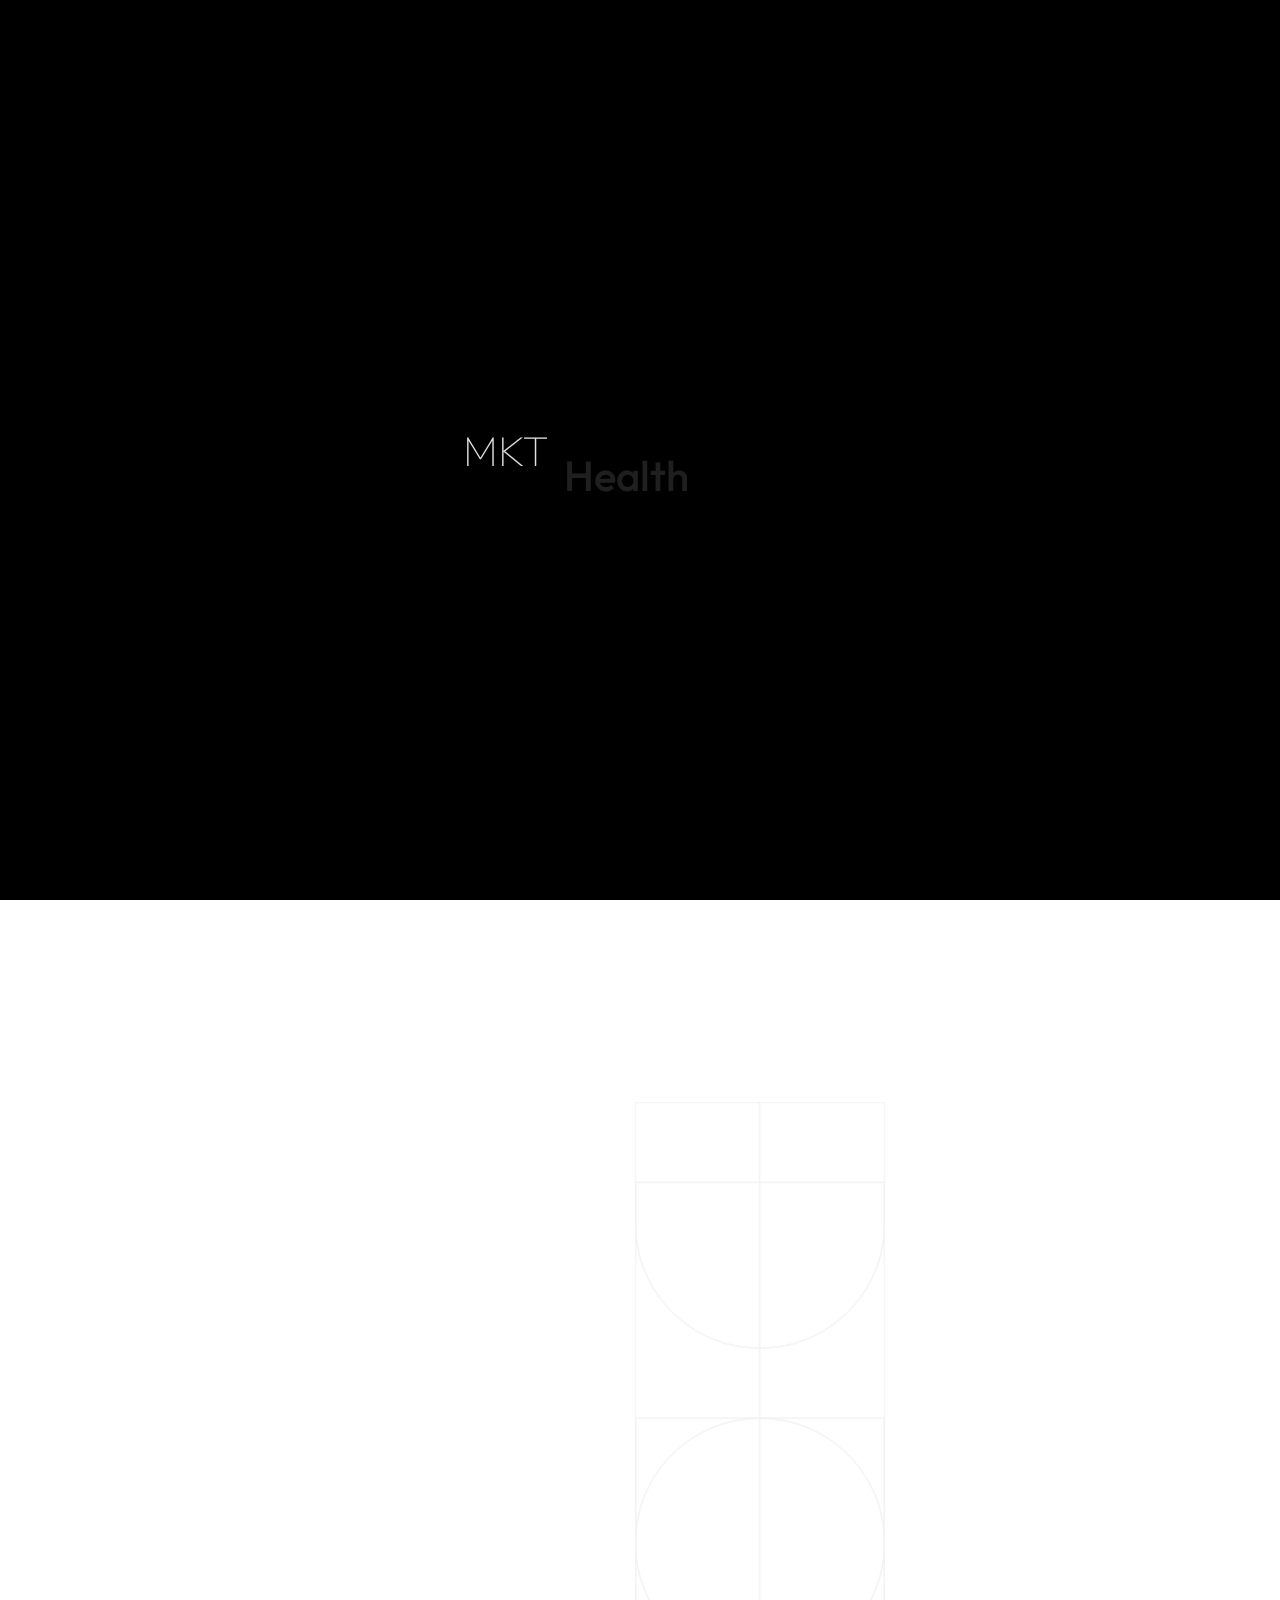
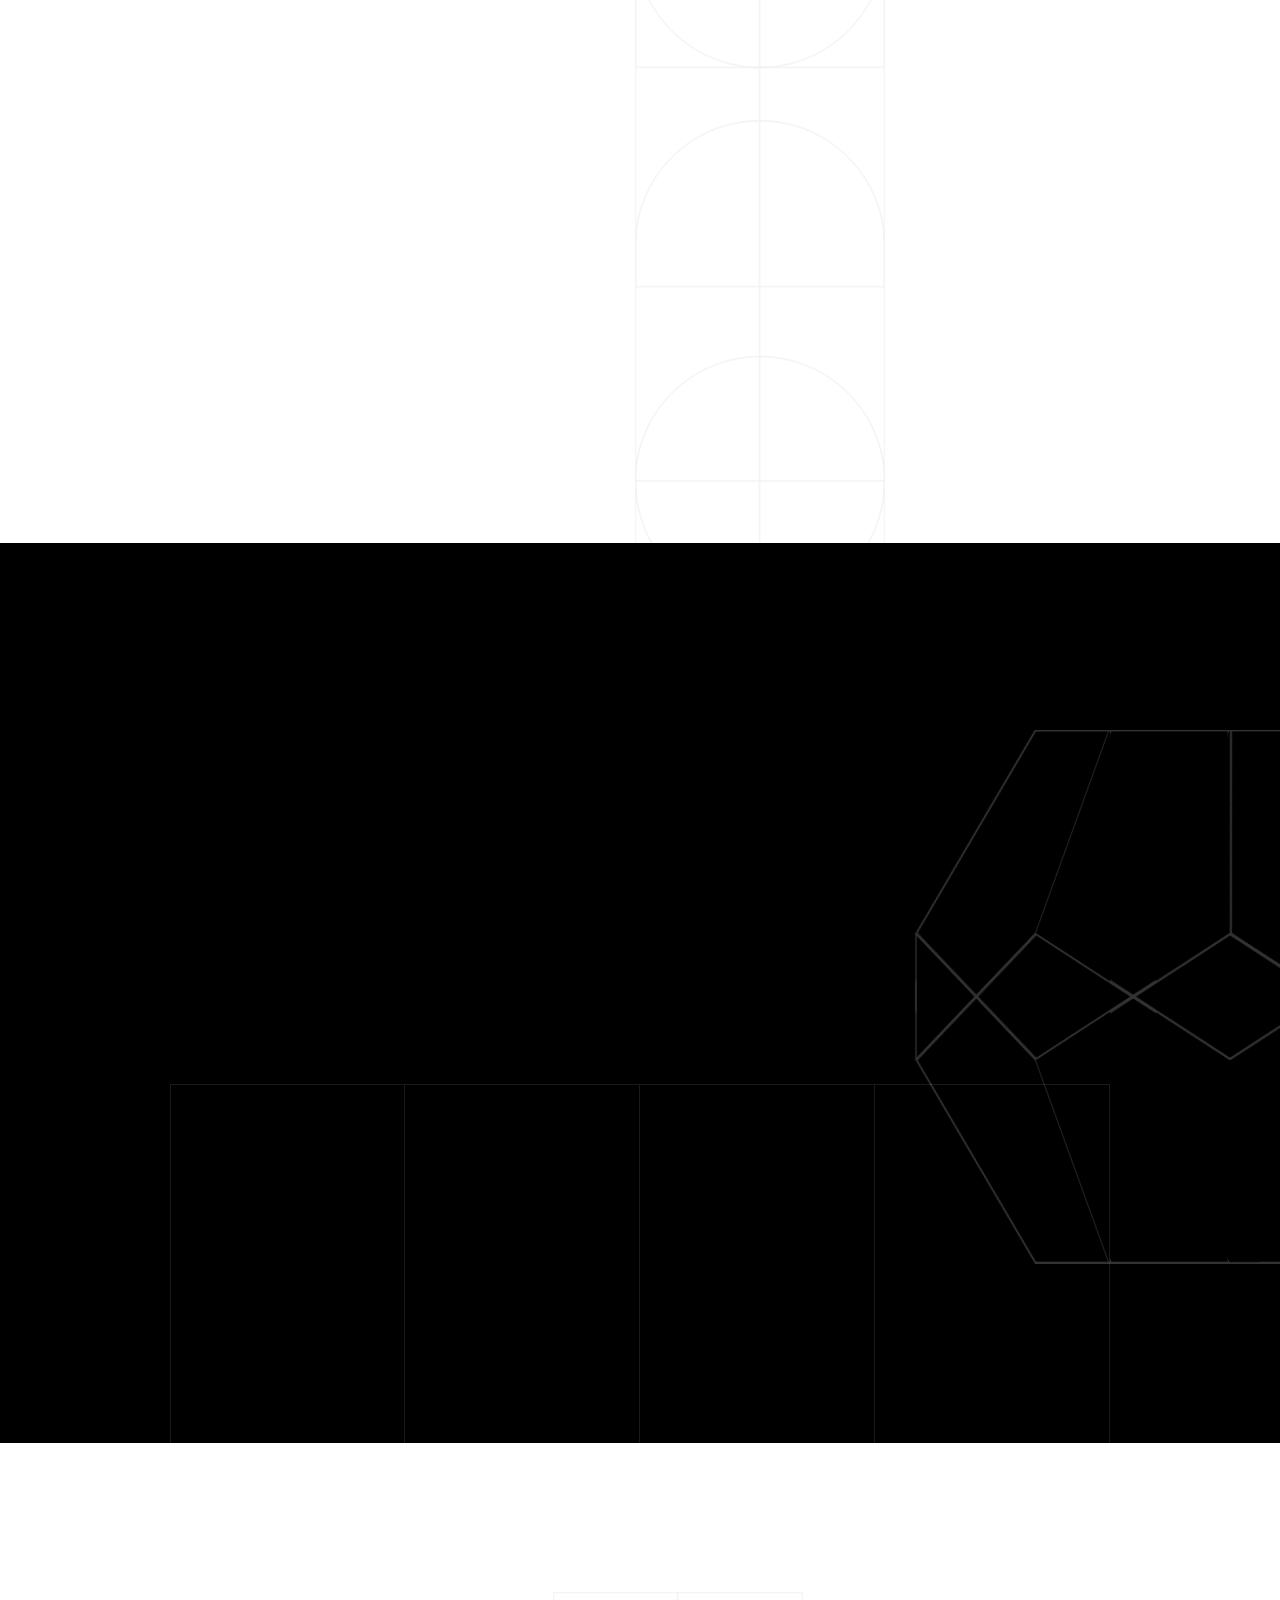
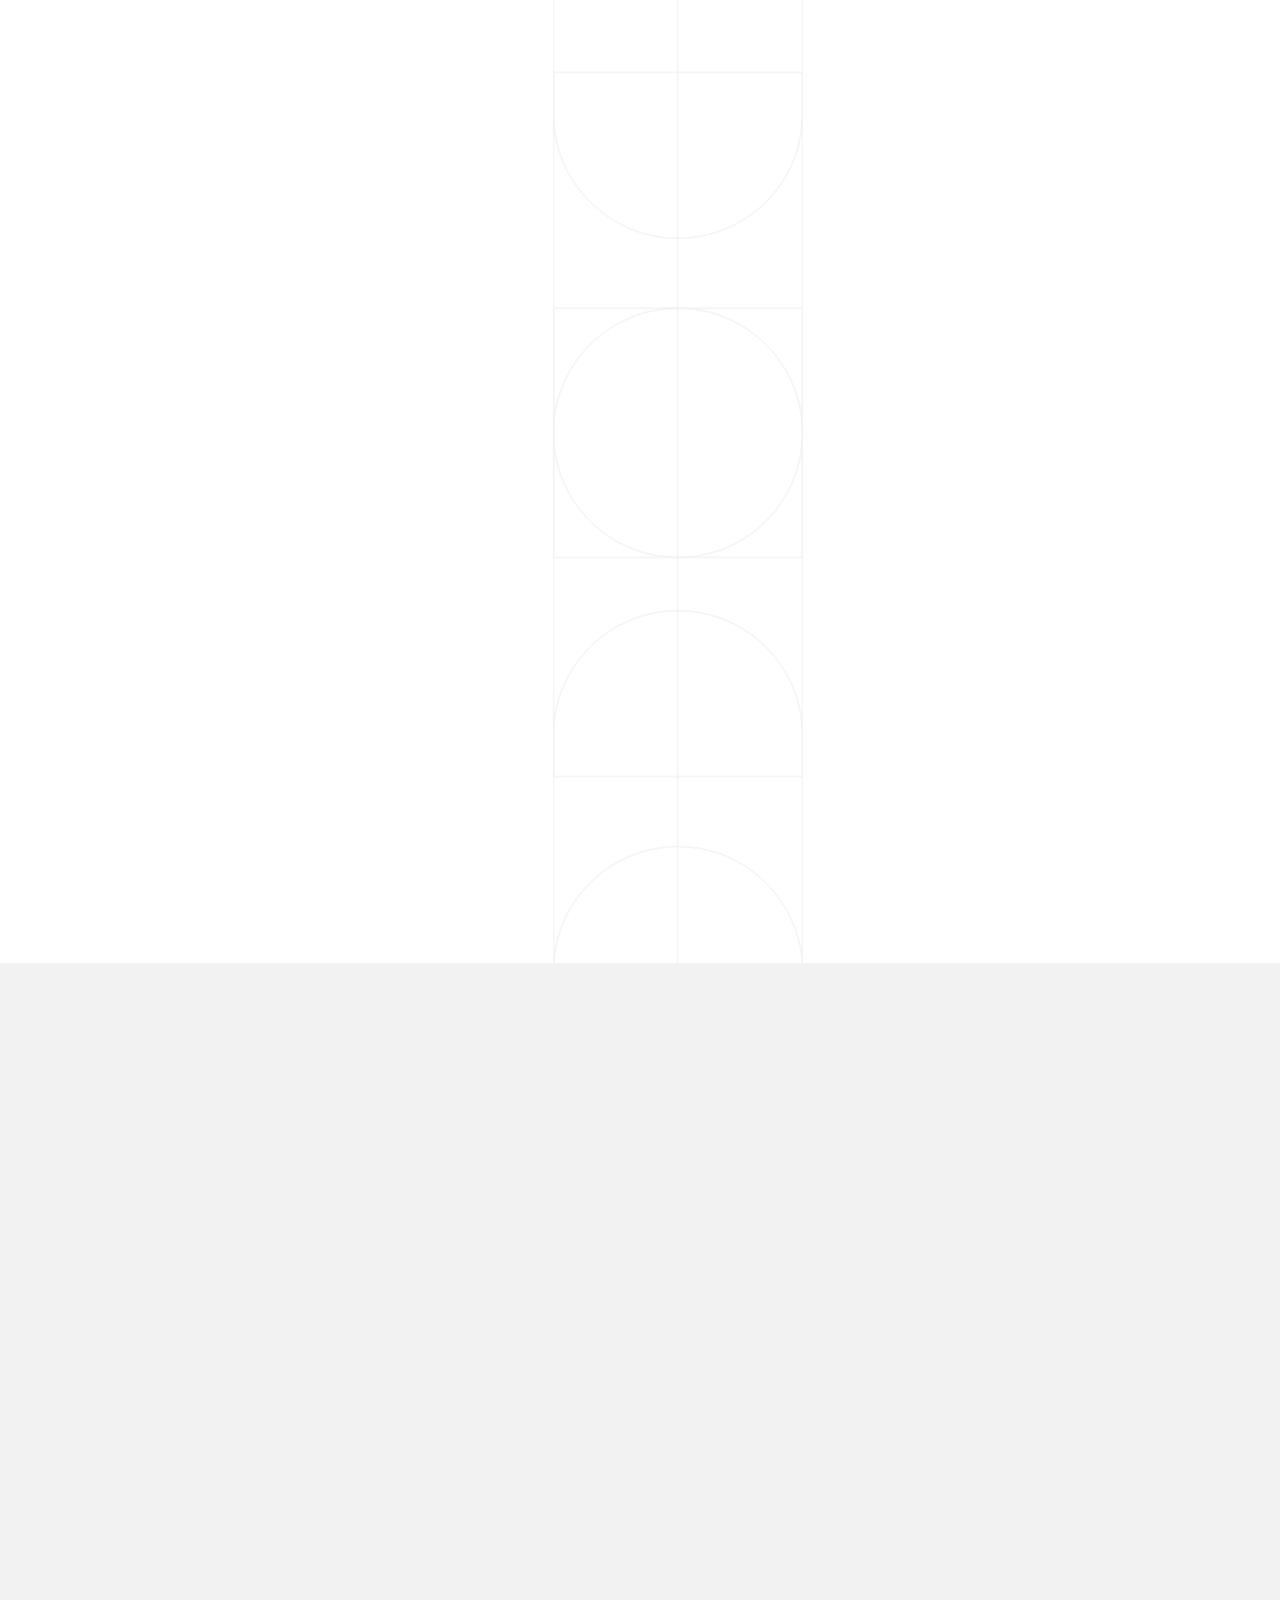
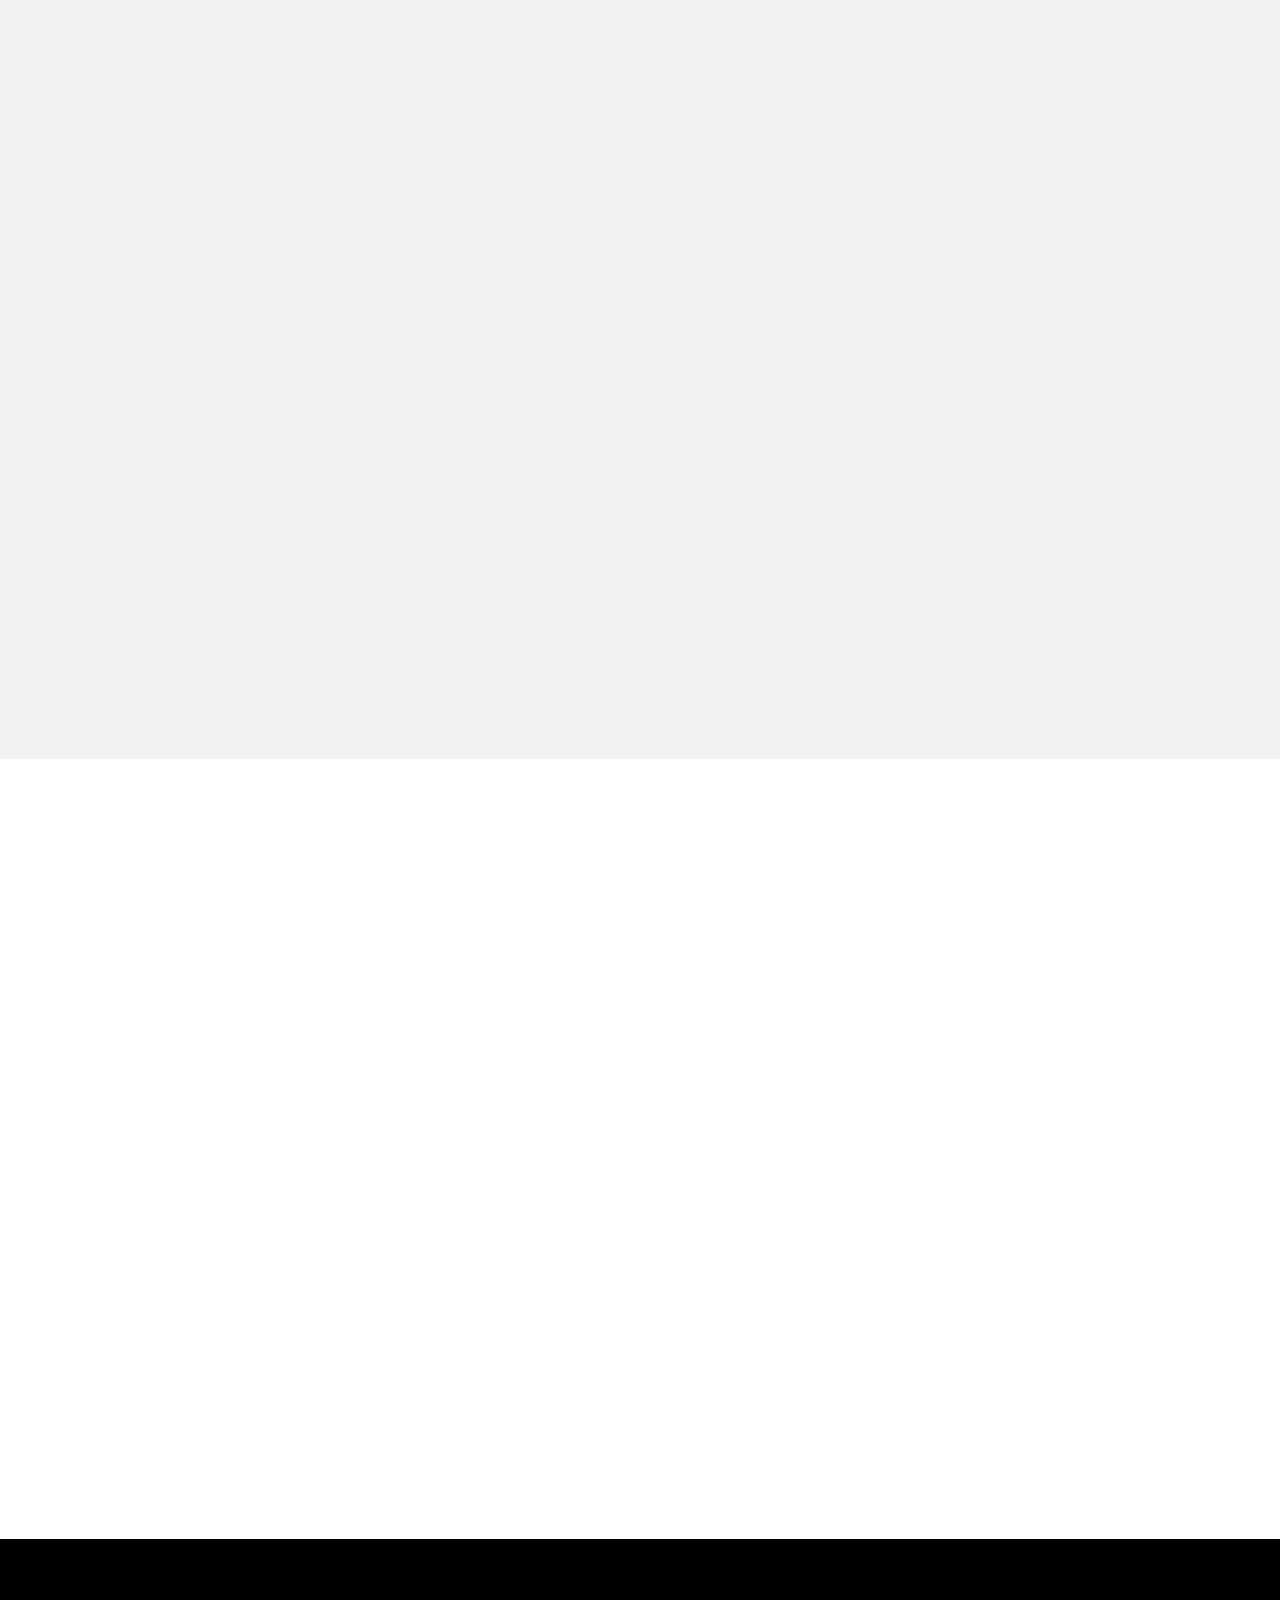
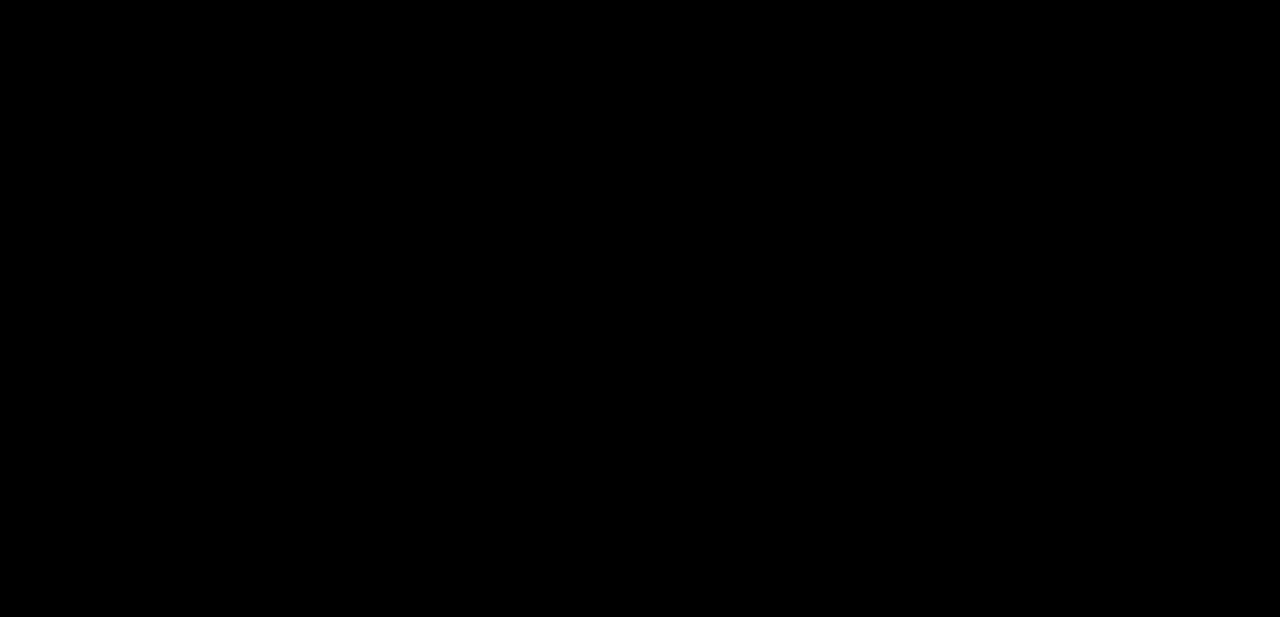
<file: index.html>
<!DOCTYPE html>
<html lang="zxx">

<head>

    <meta charset="UTF-8">
    <meta name="viewport" content="width=device-width, initial-scale=1.0">
    <meta http-equiv="X-UA-Compatible" content="ie=edge">

    <!-- bootstrap grid css -->
    <link rel="stylesheet" href="css/plugins/bootstrap-grid.css">
    <!-- font awesome css -->
    <link rel="stylesheet" href="css/plugins/font-awesome.min.css">
    <!-- swiper css -->
    <link rel="stylesheet" href="css/plugins/swiper.min.css">   
    <!-- fancybox css -->
    <link rel="stylesheet" href="css/plugins/fancybox.min.css">
    <!-- ashley scss -->
    <link rel="stylesheet" href="css/style.css">
    <!-- page name -->
    <title>MKT Health</title>

</head>

<body>

    <!-- wrapper -->
    <div class="mil-wrapper" id="top">
        <div class="mil-preloader">
            <div class="mil-preloader-animation">
                <div class="mil-pos-abs mil-animation-1">
                    <p class="mil-h3 mil-muted mil-thin">MKT</p>
                    <p class="mil-h3 mil-muted">Health</p>
                    <p class="mil-h3 mil-muted mil-thin">2024</p>
                </div>
                <div class="mil-pos-abs mil-animation-2">
                    <div class="mil-reveal-frame">
                        <p class="mil-reveal-box"></p>
                        <p class="mil-h3 mil-muted mil-thin">Presentado por MKT Experts</p>
                    </div>
                </div>
            </div>
        </div>
        <!-- preloader end -->

        <!-- scrollbar progress -->
        <div class="mil-progress-track">
            <div class="mil-progress"></div>
        </div>
        <!-- scrollbar progress end -->

        <!-- menu -->
        <div class="mil-menu-frame">
            <!-- frame clone -->
            <div class="mil-frame-top">
                <a href="home-1.html" class="mil-logo">MKT Health</a>
                <div class="mil-menu-btn">
                    <span></span>
                </div>
            </div>
            <!-- frame clone end -->
            <div class="container">
                <div class="mil-menu-content">
                    <div class="row">
                        <div class="col-xl-5">

                            <nav class="mil-main-menu" id="swupMenu">
                                <ul>
                                    <li class="mil-has-children mil-active">
                                        <a href="#banner">Inicio</a>
                                    </li>
                                    <li class="mil-has-children">
                                        <a href="#about">Acerca del evento</a>
                                    </li>
                                    <li class="mil-has-children">
                                        <a href="#temas">Temas</a>
                                    </li>
                                    <li class="mil-has-children">
                                        <a href="#ponentes">Ponentes</a>
                                    </li>
                                    <li class="mil-has-children">
                                        <a href="#beneficios">Beneficios</a>
                                    </li>
                                    <li class="mil-has-children">
                                        <a href="#contact">Registro</a>
                                    </li>
                                </ul>
                            </nav>

                        </div>
                        <!-- <div class="col-xl-7">

                            <div class="mil-menu-right-frame">
                                <div class="mil-animation-in">
                                    <div class="mil-animation-frame">
                                        <div class="mil-animation mil-position-1 mil-scale" data-value-1="2" data-value-2="2"></div>
                                    </div>
                                </div>
                                <div class="mil-menu-right">
                                    <div class="row">
                                        <div class="col-lg-8 mil-mb-60">

                                            <h6 class="mil-muted mil-mb-30">Projects</h6>

                                            <ul class="mil-menu-list">
                                                <li><a href="project-1.html" class="mil-light-soft">Interior design studio</a></li>
                                                <li><a href="project-2.html" class="mil-light-soft">Home Security Camera</a></li>
                                                <li><a href="project-3.html" class="mil-light-soft">Kemia Honest Skincare</a></li>
                                                <li><a href="project-4.html" class="mil-light-soft">Cascade of Lava</a></li>
                                                <li><a href="project-5.html" class="mil-light-soft">Air Pro by Molekule</a></li>
                                                <li><a href="project-6.html" class="mil-light-soft">Tony's Chocolonely</a></li>
                                            </ul>

                                        </div>
                                        <div class="col-lg-4 mil-mb-60">

                                            <h6 class="mil-muted mil-mb-30">Useful links</h6>

                                            <ul class="mil-menu-list">
                                                <li><a href="#." class="mil-light-soft">Privacy Policy</a></li>
                                                <li><a href="#." class="mil-light-soft">Terms and conditions</a></li>
                                                <li><a href="#." class="mil-light-soft">Cookie Policy</a></li>
                                                <li><a href="#." class="mil-light-soft">Careers</a></li>
                                            </ul>

                                        </div>
                                    </div>
                                    <div class="mil-divider mil-mb-60"></div>
                                    <div class="row justify-content-between">

                                        <div class="col-lg-4 mil-mb-60">

                                            <h6 class="mil-muted mil-mb-30">Canada</h6>

                                            <p class="mil-light-soft mil-up">71 South Los Carneros Road, California <span class="mil-no-wrap">+51 174 705 812</span></p>

                                        </div>
                                        <div class="col-lg-4 mil-mb-60">

                                            <h6 class="mil-muted mil-mb-30">Germany</h6>

                                            <p class="mil-light-soft">Leehove 40, 2678 MC De Lier, Netherlands <span class="mil-no-wrap">+31 174 705 811</span></p>

                                        </div>
                                    </div>
                                </div>
                            </div>

                        </div> -->
                    </div>
                </div>
            </div>
        </div>
        <!-- menu -->
        
        <!-- curtain -->
        <div class="mil-curtain"></div>
        <!-- curtain end -->

        <!-- frame -->
        <div class="mil-frame">
            <div class="mil-frame-top">
                <a href="home-1.html" class="mil-logo">MH</a>
                <div class="mil-menu-btn">
                    <span></span>
                </div>
            </div>
            <div class="mil-frame-bottom">
                <div class="mil-current-page"></div>
                <div class="mil-back-to-top">
                    <a href="#banner" class="mil-link mil-dark mil-arrow-place">
                        <span>Subir al principio</span>
                    </a>
                </div>
            </div>
        </div>
        <!-- frame end -->

        <!-- content -->
        <div class="mil-content" id="banner">
            <div id="swupMain" class="mil-main-transition">

                <!-- banner -->
                <section class="mil-banner mil-dark-bg">
                    <div class="mi-invert-fix">
                        <div class="mil-animation-frame">
                            <div class="mil-animation mil-position-1 mil-scale" data-value-1="7" data-value-2="1.6"></div>
                            <div class="mil-animation mil-position-2 mil-scale" data-value-1="4" data-value-2="1"></div>
                            <div class="mil-animation mil-position-3 mil-scale" data-value-1="1.2" data-value-2=".1"></div>
                        </div>

                        <div class="mil-gradient"></div>

                        <div class="container">
                            <div class="mil-banner-content mil-up">

                                <h1 class="mil-muted mil-mb-60">Bienvenido <span class="mil-thin">a</span><br> MKT <span class="mil-thin">Health</span></h1>
                                <div class="row">
                                    <div class="col-md-7 col-lg-5">

                                        <p class="mil-light-soft mil-mb-60">Bienvenidos a MKT HEALTH, el evento que reúnirá a los expertos líderes en marketing del sector salud.<br/> Prepárate para sumergirte en las últimas tendencias que están revolucionando la forma de llegar a los pacientes y mejorar la experiencia para llegar a cada uno de ellos.</p>

                                    </div>
                                </div>

                                <a href="#contact" class="mil-button mil-arrow-place mil-btn-space">
                                    <span>Regístrate</span>
                                </a>

                                <div class="mil-circle-text">
                                    <svg version="1.1" xmlns="http://www.w3.org/2000/svg" xmlns:xlink="http://www.w3.org/1999/xlink" x="0px" y="0px" viewBox="0 0 300 300" enable-background="new 0 0 300 300" xml:space="preserve" class="mil-ct-svg mil-rotate" data-value="360">
                                        <defs>
                                            <path id="circlePath" d="M 150, 150 m -60, 0 a 60,60 0 0,1 120,0 a 60,60 0 0,1 -120,0 " />
                                        </defs>
                                        <circle cx="150" cy="100" r="75" fill="none" />
                                        <g>
                                            <use xlink:href="#circlePath" fill="none" />
                                            <text style="letter-spacing: 6.5px">
                                                <!-- circle text -->
                                                <textPath xlink:href="#circlePath">Scroll down - Scroll down - </textPath>
                                            </text>
                                        </g>
                                    </svg>
                                    <a href="#about" class="mil-button mil-arrow-place mil-icon-button mil-arrow-down"></a>
                                </div>

                            </div>
                        </div>
                    </div>
                </section>
                <!-- banner end -->

                <!-- about -->
                <section id="about">
                    <div class="container mil-p-120-30">
                        <div class="row justify-content-between align-items-center">
                            <div class="col-lg-6 col-xl-5">

                                <div class="mil-mb-90">
                                    <h2 class="mil-up mil-mb-60">Acerca del<span class="mil-thin"><b> Evento</b></span></h2>
                                    <p class="mil-up mil-mb-30">Abordaremos una variedad de desafíos y oportunidades que enfrenta el marketing en el sector salud. La promoción de servicios médicos, productos farmacéuticos y campañas de bienestar será un punto central de nuestras discusiones. Este evento proporcionará una plataforma para explorar cómo estas áreas pueden ser mejoradas y optimizadas mediante estrategias de marketing innovadoras. Los asistentes tendrán la oportunidad de aprender de expertos de la industria sobre las mejores prácticas y enfoques efectivos para enfrentar los retos actuales y futuros.</p>
                                    <p class="mil-up mil-mb-60">Este evento no solo se centrará en la teoría, sino también en la práctica, proporcionando herramientas y estrategias que pueden ser implementadas de inmediato. La participación de nuestros ponentes le permitirá a los profesionales del marketing en salud comprender cómo utilizar las últimas tecnologías y tendencias para mejorar la experiencia del paciente y aumentar la eficacia de sus campañas. En un mundo donde la tecnología y las expectativas de los pacientes están en constante evolución, este evento ofrece una oportunidad invaluable para mantenerse a la vanguardia del marketing en salud.</p>

                                    <div class="mil-about-quote">
                                        <div class="mil-avatar mil-up">
                                            <img src="img/faces/customers/Daniel.webp" alt="Founder">
                                        </div>
                                        <h6 class="mil-quote mil-up">Nos enfocaremos <span class="mil-thin">en tu empresa:</span> Hacerla crecer <span class="mil-thin">es nuestra prioridad</span></h6>
                                    </div>
                                </div>

                            </div>
                            <div class="col-lg-5">

                                <div class="mil-about-photo mil-mb-90">
                                    <div class="mil-lines-place"></div>
                                    <div class="mil-up mil-img-frame" style="padding-bottom: 160%;">
                                        <img src="img/photo/first.webp" alt="img" class="mil-scale" data-value-1="1" data-value-2="1.2">
                                    </div>
                                </div>

                            </div>
                        </div>
                    </div>
                </section>
                <!-- about end -->

                <!-- services -->
                <section class="mil-dark-bg" id="temas">
                    <div class="mi-invert-fix">
                        <div class="mil-animation-frame">
                            <div class="mil-animation mil-position-1 mil-scale" data-value-1="2.4" data-value-2="1.4" style="top: 300px; right: -100px"></div>
                            <div class="mil-animation mil-position-2 mil-scale" data-value-1="2" data-value-2="1" style="left: 150px"></div>
                        </div>
                        <div class="container mil-p-120-0">

                            <div class="mil-mb-120">
                                <div class="row">
                                    <div class="col-lg-10">

                                        <span class="mil-suptitle mil-light-soft mil-suptitle-right mil-up">Profesionales enfocados en ayudar a tu marca<br> a crecer y avanzar.</span>

                                    </div>
                                </div>

                                <div class="mil-complex-text justify-content-center mil-up mil-mb-15">                                    
                                    <h2 class="mil-h1 mil-muted mil-center">Temas <span class="mil-thin">importantes</span></h2>
                                </div>
                                <div class="mil-complex-text justify-content-center mil-up">
                                    <h2 class="mil-h1 mil-muted mil-center">que <span class="mil-thin">abordaremos.</span></h2>                        
                                </div>
                            </div>

                            <div class="row mil-services-grid m-0">
                                <div class="col-md-6 col-lg-3 mil-services-grid-item p-0">

                                    <a href="service.html" class="mil-service-card-sm mil-up">
                                        <h5 class="mil-muted mil-mb-30">Aplicaciones de <br>tecnología emergente</h5>
                                        <p class="mil-light-soft mil-mb-30">Aplica la inteligencia artificial y el big data para el marketing.</p>
                                    </a>

                                </div>
                                <div class="col-md-6 col-lg-3 mil-services-grid-item p-0">

                                    <a href="service.html" class="mil-service-card-sm mil-up">
                                        <h5 class="mil-muted mil-mb-30">Optimización de la <br>experiencia del usuario</h5>
                                        <p class="mil-light-soft mil-mb-30">Diseña servicios y plataformas que mejoren la satisfacción de los usuarios.</p>
                                        
                                    </a>

                                </div>
                                <div class="col-md-6 col-lg-3 mil-services-grid-item p-0">

                                    <a href="service.html" class="mil-service-card-sm mil-up">
                                        <h5 class="mil-muted mil-mb-30">Innovación en <br>marketing de salud</h5>
                                        <p class="mil-light-soft mil-mb-30">Descubre las últimas tendencias y estrategias para llegar a nuevos pacientes.</p>
                                    </a>

                                </div>
                                <div class="col-md-6 col-lg-3 mil-services-grid-item p-0">

                                    <a href="#contact" class="mil-service-card-sm mil-up">
                                        <h5 class="mil-muted mil-mb-30">Realiza tu <br>registro</h5>
                                        <p class="mil-light-soft mil-mb-30">Proporcionanos tus datos par poder asistir a la plática.</p>
                                        <div class="mil-button mil-icon-button-sm mil-arrow-place"></div>
                                    </a>

                                </div>
                            </div>
                        </div>
                    </div>
                </section>
                <!-- services end -->

                <!-- team -->
                <section>
                    <div class="container mil-p-120-30" id="ponentes">
                        <div class="row justify-content-between align-items-center">
                            <div class="col-lg-5 col-xl-4">

                                <div class="mil-mb-90">
                                    <h2 class="mil-up mil-mb-60">Nuestros<br> ponentes</h2>
                                    <p class="mil-up mil-mb-30">En MKT HEALTH contaremos con la presencia de destacados profesionales que compartirán sus conocimientos y experiencias en el campo del marketing en el sector salud.</p>

                                    <p class="mil-up mil-mb-60">Estos ponentes, con su experiencia y conocimiento, proporcionarán a los asistentes herramientas prácticas y estrategias innovadoras para enfrentar los desafíos del marketing en el sector salud. La participación en sus sesiones será una oportunidad única para aprender de los mejores y aplicar estas lecciones en sus propias organizaciones.</p>

                                    <div class="mil-up"><a href="#contact" class="mil-button mil-arrow-place mil-mb-60"><span>Regístrate</span></a></div>

                                    <h4 class="mil-up"><span class="mil-thin">Te</span> aseguramos <br><span class="mil-thin">resultados</span> excepcionales.</h4>
                                </div>

                            </div>
                            <div class="col-lg-6">

                                <div class="mil-team-list">
                                    <div class="mil-lines-place"></div>

                                    <div class="row mil-mb-60">
                                        <div class="col-sm-6">

                                            <div class="mil-team-card mil-up mil-mb-30">
                                                <img src="img/faces/felix.webp" alt="Team member">
                                                <div class="mil-description">
                                                    <div class="mil-secrc-text">
                                                        <h5 class="mil-muted mil-mb-5">Felix Cortés</h5>
                                                        <p class="mil-link mil-light-soft mil-mb-10">Consultor estratégico</p>
                                                    </div>
                                                </div>
                                            </div>

                                            <div class="mil-team-card mil-up mil-mb-30">
                                                <img src="img/faces/daniiii_1.webp" alt="Team member">
                                                <div class="mil-description">
                                                    <div class="mil-secrc-text">
                                                        <h5 class="mil-muted mil-mb-5">Daniel Alamillo</h5>
                                                        <p class="mil-link mil-light-soft mil-mb-10">Marketing digital y analista de datos</p>
                                                    </div>
                                                </div>
                                            </div>

                                        </div>
                                        <div class="col-sm-6">
                                            <div class="mil-team-card mil-up mil-mb-30">
                                                <img src="img/faces/carlosss.webp" alt="Team member">
                                                <div class="mil-description">
                                                    <div class="mil-secrc-text">
                                                        <h5 class="mil-muted mil-mb-5">Carlos Carsolio</h5>
                                                        <p class="mil-link mil-light-soft mil-mb-10">Speaker y coach</p>
                                                    </div>
                                                </div>
                                            </div>
                                        </div>
                                    </div>
                                </div>
                            </div>
                        </div>
                    </div>
                </section>
                <!-- team end -->

                <!-- reviews -->
                <section class="mil-soft-bg" id="beneficios">
                    <div class="container mil-p-120-120">

                        <div class="row">
                            <div class="col-lg-10">

                                <span class="mil-suptitle mil-suptitle-right mil-suptitle-dark mil-up">Te presentamos</span>

                            </div>
                        </div>

                        <h2 class="mil-center mil-up mil-mb-60">Algunos de los <span class="mil-thin">beneficios</span> <br>de asistir <span class="mil-thin">a este evento.</span></h2>



                        <div class="row mil-relative justify-content-center">
                            <div class="col-lg-8">

                                <div class="mil-slider-nav mil-soft mil-reviews-nav mil-up">
                                    <div class="mil-slider-arrow mil-prev mil-revi-prev mil-arrow-place"></div>
                                    <div class="mil-slider-arrow mil-revi-next mil-arrow-place"></div>
                                </div>

                                <svg xmlns="http://www.w3.org/2000/svg" viewBox="0 0 48 48" class="mil-quote-icon mil-up">
                                    <path d="M 13.5 10 A 8.5 8.5 0 0 0 13.5 27 A 8.5 8.5 0 0 0 18.291016 25.519531 C 17.422273 29.222843 15.877848 31.803343 14.357422 33.589844 C 12.068414 36.279429 9.9433594 37.107422 9.9433594 37.107422 A 1.50015 1.50015 0 1 0 11.056641 39.892578 C 11.056641 39.892578 13.931586 38.720571 16.642578 35.535156 C 19.35357 32.349741 22 27.072581 22 19 A 1.50015 1.50015 0 0 0 21.984375 18.78125 A 8.5 8.5 0 0 0 13.5 10 z M 34.5 10 A 8.5 8.5 0 0 0 34.5 27 A 8.5 8.5 0 0 0 39.291016 25.519531 C 38.422273 29.222843 36.877848 31.803343 35.357422 33.589844 C 33.068414 36.279429 30.943359 37.107422 30.943359 37.107422 A 1.50015 1.50015 0 1 0 32.056641 39.892578 C 32.056641 39.892578 34.931586 38.720571 37.642578 35.535156 C 40.35357 32.349741 43 27.072581 43 19 A 1.50015 1.50015 0 0 0 42.984375 18.78125 A 8.5 8.5 0 0 0 34.5 10 z" fill="#000000" />
                                </svg>

                                <div class="swiper-container mil-reviews-slider">
                                    <div class="swiper-wrapper">
                                        <div class="swiper-slide">
                                            <div class="mil-review-frame mil-center" data-swiper-parallax="-200" data-swiper-parallax-opacity="0">
                                                <h5 class="mil-up mil-mb-10">Mejora la experiencia del cliente a través de plataformas digitales</h5>
                                                <p class="mil-text-xl mil-up">Aprende estrategias efectivas para brindar una experiencia excepcional a tus pacientes en el mundo digital.</p>
                                            </div>
                                        </div>
                                        <div class="swiper-slide">
                                            <div class="mil-review-frame mil-center" data-swiper-parallax="-200" data-swiper-parallax-opacity="0">
                                                <h5 class="mil-up mil-mb-10">Optimiza la comunicación en plataformas digitales</h5>
                                                <p class="mil-text-xl mil-up">Descubre cómo fortalecer y ampliar tu presencia en línea para una comunicación más efectiva con tu audiencia, aumentando así la visibilidad de tu práctica médica.</p>
                                            </div>
                                        </div>
                                        <div class="swiper-slide">
                                            <div class="mil-review-frame mil-center" data-swiper-parallax="-200" data-swiper-parallax-opacity="0">
                                                <h5 class="mil-up mil-mb-10">Incrementa tus citas</h5>
                                                <p class="mil-text-xl mil-up">Aprende técnicas probadas para convertir leads en clientes, impulsando así el crecimiento y la rentabilidad de tu negocio médico.</p>
                                            </div>
                                        </div>
                                        <div class="swiper-slide">
                                            <div class="mil-review-frame mil-center" data-swiper-parallax="-200" data-swiper-parallax-opacity="0">
                                                <h5 class="mil-up mil-mb-10">Automatiza la agenda</h5>
                                                <p class="mil-text-xl mil-up">Implementa herramientas digitales para agilizar y simplificar el proceso de programación de citas, brindando conveniencia tanto a tus pacientes como a tu equipo.</p>
                                            </div>
                                        </div>
                                    </div>
                                </div>

                            </div>
                        </div>

                    </div>
                </section>
                <!-- reviews end -->

                 <!-- reviews -->
                 <section class="mil-soft-bg">
                    <div class="container mil-p-120-120">


                        <h2 class="mil-center mil-up mil-mb-60">¿Qué <span class="mil-thin">aprenderás?</span></h2>



                        <div class="row mil-relative justify-content-center">
                            <div class="col-lg-8">

                                <div class="mil-slider-nav mil-soft mil-reviews-nav mil-up">
                                    <div class="mil-slider-arrow mil-prev mil-revi-prev mil-arrow-place"></div>
                                    <div class="mil-slider-arrow mil-revi-next mil-arrow-place"></div>
                                </div>

                                <svg xmlns="http://www.w3.org/2000/svg" viewBox="0 0 48 48" class="mil-quote-icon mil-up">
                                    <path d="M 13.5 10 A 8.5 8.5 0 0 0 13.5 27 A 8.5 8.5 0 0 0 18.291016 25.519531 C 17.422273 29.222843 15.877848 31.803343 14.357422 33.589844 C 12.068414 36.279429 9.9433594 37.107422 9.9433594 37.107422 A 1.50015 1.50015 0 1 0 11.056641 39.892578 C 11.056641 39.892578 13.931586 38.720571 16.642578 35.535156 C 19.35357 32.349741 22 27.072581 22 19 A 1.50015 1.50015 0 0 0 21.984375 18.78125 A 8.5 8.5 0 0 0 13.5 10 z M 34.5 10 A 8.5 8.5 0 0 0 34.5 27 A 8.5 8.5 0 0 0 39.291016 25.519531 C 38.422273 29.222843 36.877848 31.803343 35.357422 33.589844 C 33.068414 36.279429 30.943359 37.107422 30.943359 37.107422 A 1.50015 1.50015 0 1 0 32.056641 39.892578 C 32.056641 39.892578 34.931586 38.720571 37.642578 35.535156 C 40.35357 32.349741 43 27.072581 43 19 A 1.50015 1.50015 0 0 0 42.984375 18.78125 A 8.5 8.5 0 0 0 34.5 10 z" fill="#000000" />
                                </svg>

                                <div class="swiper-container mil-reviews-slider">
                                    <div class="swiper-wrapper">
                                        <div class="swiper-slide">
                                            <div class="mil-review-frame mil-center" data-swiper-parallax="-200" data-swiper-parallax-opacity="0">
                                                <h5 class="mil-up mil-mb-10">Charlas sobre funnel de Inteligencia Artificial</h5>
                                                <p class="mil-text-xl mil-up">Exploraremos cómo utilizar el poder de la inteligencia artificial para optimizar tus embudos de venta y aumentar la eficiencia de tu estrategia de marketing.</p>
                                            </div>
                                        </div>
                                        <div class="swiper-slide">
                                            <div class="mil-review-frame mil-center" data-swiper-parallax="-200" data-swiper-parallax-opacity="0">
                                                <h5 class="mil-up mil-mb-10">Utilización de IA orientada a ventas</h5>
                                                <p class="mil-text-xl mil-up">Descubriremos cómo integrar herramientas de inteligencia artificial en tu estrategia de ventas para identificar oportunidades, personalizar interacciones y cerrar más negocios.</p>
                                            </div>
                                        </div>
                                        <div class="swiper-slide">
                                            <div class="mil-review-frame mil-center" data-swiper-parallax="-200" data-swiper-parallax-opacity="0">
                                                <h5 class="mil-up mil-mb-10">Atrae más pacientes a tu consultorio</h5>
                                                <p class="mil-text-xl mil-up">Implementaremos tácticas efectivas para aumentar la visibilidad en línea para atraer nuevos pacientes interesados en tus servicios.</p>
                                            </div>
                                        </div>
                                        <div class="swiper-slide">
                                            <div class="mil-review-frame mil-center" data-swiper-parallax="-200" data-swiper-parallax-opacity="0">
                                                <h5 class="mil-up mil-mb-10">Segmentación de tu audiencia</h5>
                                                <p class="mil-text-xl mil-up">Dominarás las técnicas de segmentación de mercado para dirigir tus esfuerzos de marketing hacia audiencias específicas, maximizando así el impacto de tus campañas.</p>
                                            </div>
                                        </div>
                                    </div>
                                </div>

                            </div>
                        </div>

                    </div>
                </section>
                <!-- reviews end -->

                 <!-- contact form -->
                <section id="contact">
                    <div class="container mil-p-120-90">
                        <h3 class="mil-center mil-up mil-mb-120">Regístrate <span class="mil-thin">aquí</span></h3>
                        <form action="DataBase/conexion.php" method="post" class="row align-items-center">
                            <div class="col-lg-6 mil-up">
                                <input type="text" name="nombre" placeholder="Nombre" required>
                            </div>
                            <div class="col-lg-6 mil-up">
                                <input type="email" name="correo" placeholder="Correo" required>
                            </div>
                            <div class="col-lg-6 mil-up">
                                <input type="text" name="telefono" placeholder="Teléfono" required>
                            </div>
                            <div class="col-lg-6 mil-up">
                                <input type="text" name="nombreNegocio" placeholder="Nombre del negocio" required> <!-- Cambiado cp_negocio a cpNegocio -->
                            </div>
                            <div class="col-lg-6 mil-up">
                                <input type="text" name="cpNegocio" placeholder="CP del negocio" required> <!-- Cambiado tipo_negocio a negocio -->
                            </div>
                            <div class="col-lg-6 mil-up">
                                <input type="text" name="puestoOcupa" placeholder="Puesto que ocupas" required> <!-- Cambiado puesto a puestoOcupa -->
                            </div>
                            <div class="col-lg-8">
                                <p class="mil-up mil-mb-30"><span class="mil-accent">Tu información está protegida y no estará expuesta a terceros.</span></p>
                            </div>
                            <div class="col-lg-4">
                                <div class="mil-adaptive-right mil-up mil-mb-30">
                                    <button type="submit" class="mil-button mil-arrow-place">
                                        <span>Enviar formulario</span>
                                    </button>
                                </div>
                            </div>
                        </form>
                    </div>
                </section>                
                <!-- contact form end -->

                <!-- footer -->
                <footer class="mil-dark-bg">
                    <div class="mi-invert-fix">
                        <div class="container mil-p-120-60">
                            <div class="row justify-content-between">
                                <div class="col-md-4 col-lg-4 mil-mb-60">
                                    <div class="mil-muted mil-logo mil-up mil-mb-30">MKT Health</div>
                                </div>
                                <div class="col-md-7 col-lg-6">
                                    <div class="row justify-content-end">
                                        <div class="col-md-6 col-lg-7">

                                            <nav class="mil-footer-menu mil-mb-60">
                                                <ul>
                                                    <li class="mil-up mil-active">
                                                        <a href="#banner">Inicio</a>
                                                    </li>
                                                    <li class="mil-up">
                                                        <a href="#about">Acerca del evento</a>
                                                    </li>
                                                    <li class="mil-up">
                                                        <a href="#temas">Temas</a>
                                                    </li>
                                                    <li class="mil-up">
                                                        <a href="#ponentes">Ponentes</a>
                                                    </li>
                                                    <li class="mil-up">
                                                        <a href="#beneficios">Beneficios</a>
                                                    </li>
                                                </ul>
                                            </nav>

                                        </div>
                                    </div>
                                </div>
                            </div>

                            <div class="row justify-content-between flex-sm-row-reverse">
                                <div class="col-md-4 col-lg-6 mil-mb-60">

                                    <div class="mil-vert-between">
                                        <div class="mil-mb-30">
                                            <ul class="mil-social-icons mil-up">
                                                <li><a href="#." target="_blank" class="social-icon"> <i class="far fa-circle"></i></a></li>
                                                <li><a href="#." target="_blank" class="social-icon"> <i class="far fa-circle"></i></a></li>
                                                <li><a href="#." target="_blank" class="social-icon"> <i class="far fa-circle"></i></a></li>
                                                <li><a href="#." target="_blank" class="social-icon"> <i class="far fa-circle"></i></a></li>
                                            </ul>
                                        </div>
                                        <p class="mil-light-soft mil-up">© Copyright 2024 - All Rights Reserved.</p>
                                    </div>

                                </div>
                            </div>
                        </div>
                    </div>
                </footer>
                <!-- footer end -->

                <!-- hidden elements -->
                <div class="mil-hidden-elements">
                    <div class="mil-dodecahedron">
                        <div class="mil-pentagon">
                            <div></div>
                            <div></div>
                            <div></div>
                            <div></div>
                            <div></div>
                        </div>
                        <div class="mil-pentagon">
                            <div></div>
                            <div></div>
                            <div></div>
                            <div></div>
                            <div></div>
                        </div>
                        <div class="mil-pentagon">
                            <div></div>
                            <div></div>
                            <div></div>
                            <div></div>
                            <div></div>
                        </div>
                        <div class="mil-pentagon">
                            <div></div>
                            <div></div>
                            <div></div>
                            <div></div>
                            <div></div>
                        </div>
                        <div class="mil-pentagon">
                            <div></div>
                            <div></div>
                            <div></div>
                            <div></div>
                            <div></div>
                        </div>
                        <div class="mil-pentagon">
                            <div></div>
                            <div></div>
                            <div></div>
                            <div></div>
                            <div></div>
                        </div>
                        <div class="mil-pentagon">
                            <div></div>
                            <div></div>
                            <div></div>
                            <div></div>
                            <div></div>
                        </div>
                        <div class="mil-pentagon">
                            <div></div>
                            <div></div>
                            <div></div>
                            <div></div>
                            <div></div>
                        </div>
                        <div class="mil-pentagon">
                            <div></div>
                            <div></div>
                            <div></div>
                            <div></div>
                            <div></div>
                        </div>
                        <div class="mil-pentagon">
                            <div></div>
                            <div></div>
                            <div></div>
                            <div></div>
                            <div></div>
                        </div>
                        <div class="mil-pentagon">
                            <div></div>
                            <div></div>
                            <div></div>
                            <div></div>
                            <div></div>
                        </div>
                        <div class="mil-pentagon">
                            <div></div>
                            <div></div>
                            <div></div>
                            <div></div>
                            <div></div>
                        </div>
                    </div>

                    <svg xmlns="http://www.w3.org/2000/svg" viewBox="0 0 24 24" class="mil-arrow">
                        <path d="M 14 5.3417969 C 13.744125 5.3417969 13.487969 5.4412187 13.292969 5.6367188 L 13.207031 5.7226562 C 12.816031 6.1136563 12.816031 6.7467188 13.207031 7.1367188 L 17.070312 11 L 4 11 C 3.448 11 3 11.448 3 12 C 3 12.552 3.448 13 4 13 L 17.070312 13 L 13.207031 16.863281 C 12.816031 17.254281 12.816031 17.887344 13.207031 18.277344 L 13.292969 18.363281 C 13.683969 18.754281 14.317031 18.754281 14.707031 18.363281 L 20.363281 12.707031 C 20.754281 12.316031 20.754281 11.682969 20.363281 11.292969 L 14.707031 5.6367188 C 14.511531 5.4412187 14.255875 5.3417969 14 5.3417969 z" />
                    </svg>

                    <svg width="250" viewBox="0 0 300 1404" fill="none" xmlns="http://www.w3.org/2000/svg" class="mil-lines">
                        <path fill-rule="evenodd" clip-rule="evenodd" d="M1 892L1 941H299V892C299 809.71 232.29 743 150 743C67.7096 743 1 809.71 1 892ZM0 942H300V892C300 809.157 232.843 742 150 742C67.1573 742 0 809.157 0 892L0 942Z" class="mil-move" />
                        <path fill-rule="evenodd" clip-rule="evenodd" d="M299 146V97L1 97V146C1 228.29 67.7096 295 150 295C232.29 295 299 228.29 299 146ZM300 96L0 96V146C0 228.843 67.1573 296 150 296C232.843 296 300 228.843 300 146V96Z" class="mil-move" />
                        <path fill-rule="evenodd" clip-rule="evenodd" d="M299 1H1V1403H299V1ZM0 0V1404H300V0H0Z" />
                        <path fill-rule="evenodd" clip-rule="evenodd" d="M150 -4.37115e-08L150 1404L149 1404L149 0L150 -4.37115e-08Z" />
                        <path fill-rule="evenodd" clip-rule="evenodd" d="M150 1324C232.29 1324 299 1257.29 299 1175C299 1092.71 232.29 1026 150 1026C67.7096 1026 1 1092.71 1 1175C1 1257.29 67.7096 1324 150 1324ZM150 1325C232.843 1325 300 1257.84 300 1175C300 1092.16 232.843 1025 150 1025C67.1573 1025 0 1092.16 0 1175C0 1257.84 67.1573 1325 150 1325Z" class="mil-move" />
                        <path fill-rule="evenodd" clip-rule="evenodd" d="M300 1175H0V1174H300V1175Z" class="mil-move" />
                        <path fill-rule="evenodd" clip-rule="evenodd" d="M150 678C232.29 678 299 611.29 299 529C299 446.71 232.29 380 150 380C67.7096 380 1 446.71 1 529C1 611.29 67.7096 678 150 678ZM150 679C232.843 679 300 611.843 300 529C300 446.157 232.843 379 150 379C67.1573 379 0 446.157 0 529C0 611.843 67.1573 679 150 679Z" class="mil-move" />
                        <path fill-rule="evenodd" clip-rule="evenodd" d="M299 380H1V678H299V380ZM0 379V679H300V379H0Z" class="mil-move" />
                    </svg>
                </div>
                <!-- hidden elements end -->

            </div>
        </div>
        <!-- content -->
    </div>
    <!-- wrapper end -->

    <!-- jQuery js -->
    <script src="js/plugins/jquery.min.js"></script>
    <!-- swup js -->
    <script src="js/plugins/swup.min.js"></script>
    <!-- swiper js -->
    <script src="js/plugins/swiper.min.js"></script>
    <!-- fancybox js -->
    <script src="js/plugins/fancybox.min.js"></script>
    <!-- gsap js -->
    <script src="js/plugins/gsap.min.js"></script>
    <!-- scroll smoother -->
    <script src="js/plugins/smooth-scroll.js"></script>
    <!-- scroll trigger js -->
    <script src="js/plugins/ScrollTrigger.min.js"></script>
    <!-- scroll to js -->
    <script src="js/plugins/ScrollTo.min.js"></script>
    <!-- ashley js -->
    <script src="js/main.js"></script>

</body>

</html>
</file>
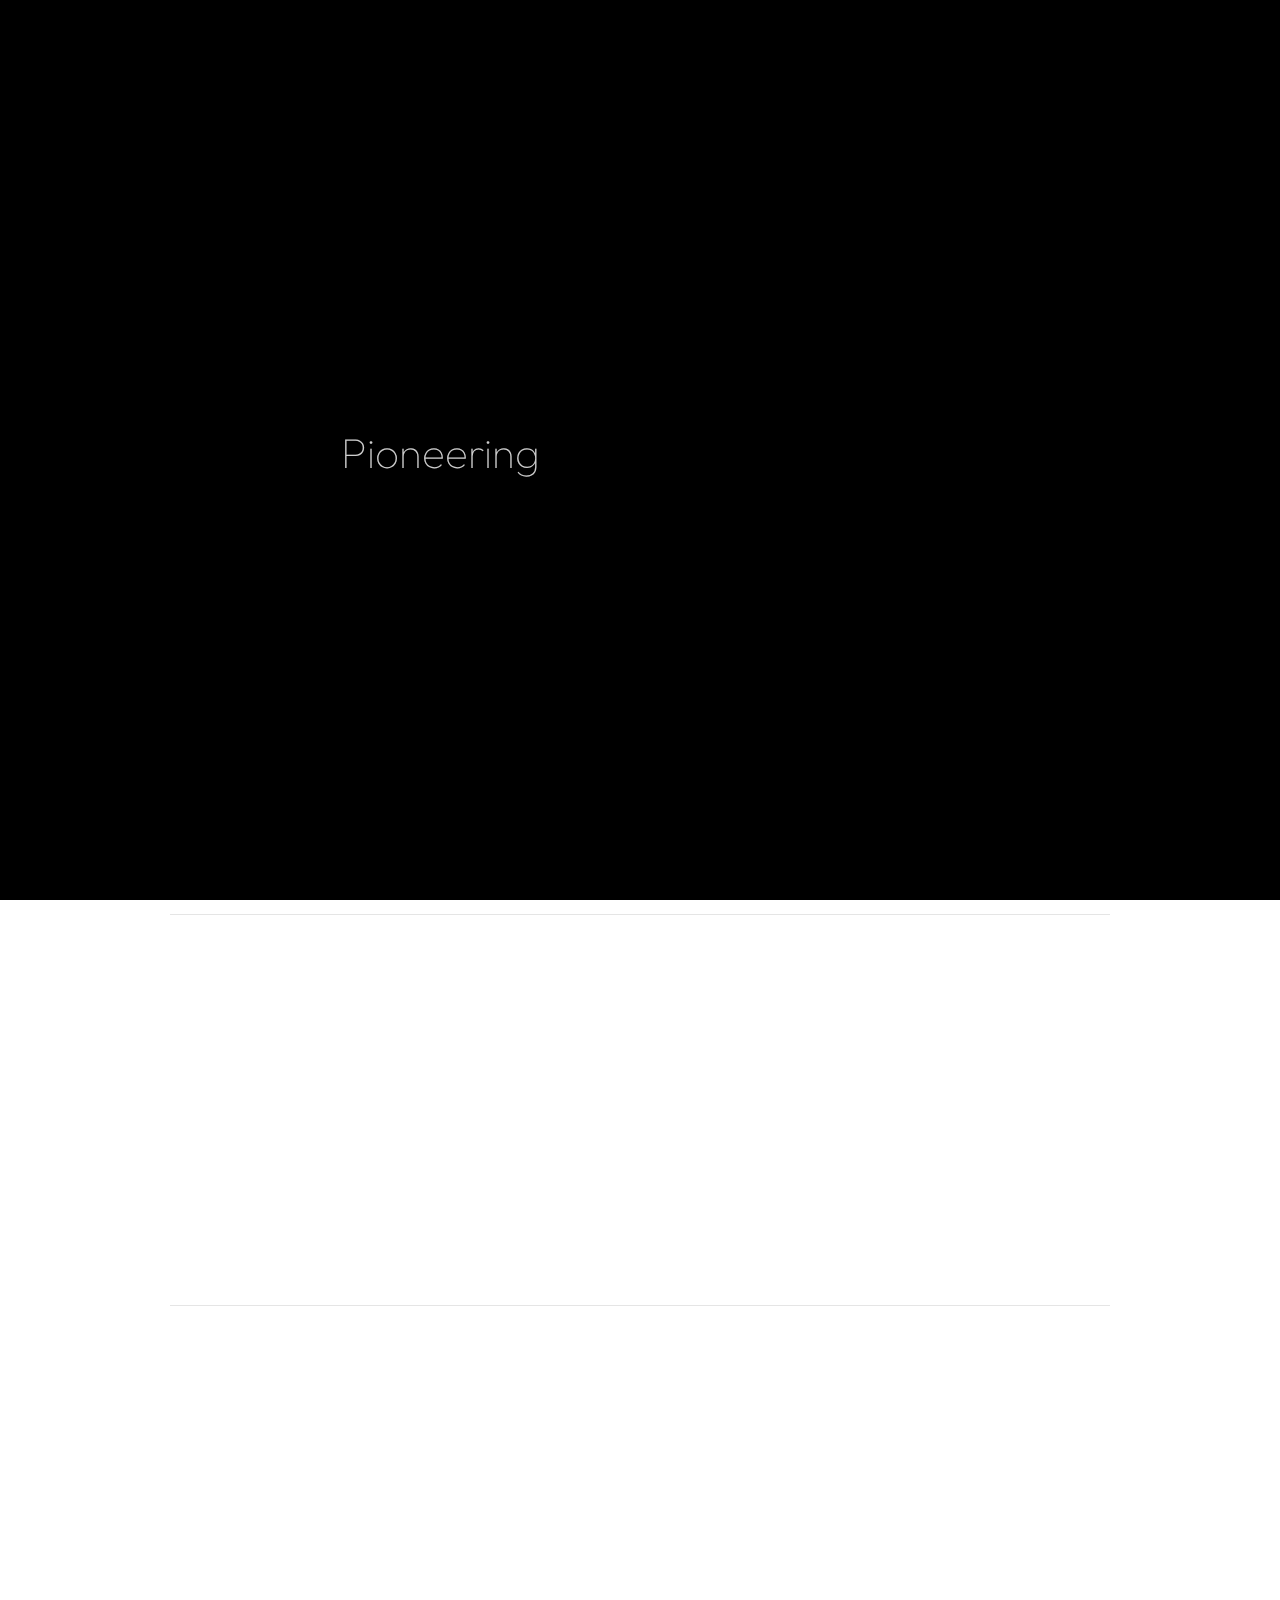
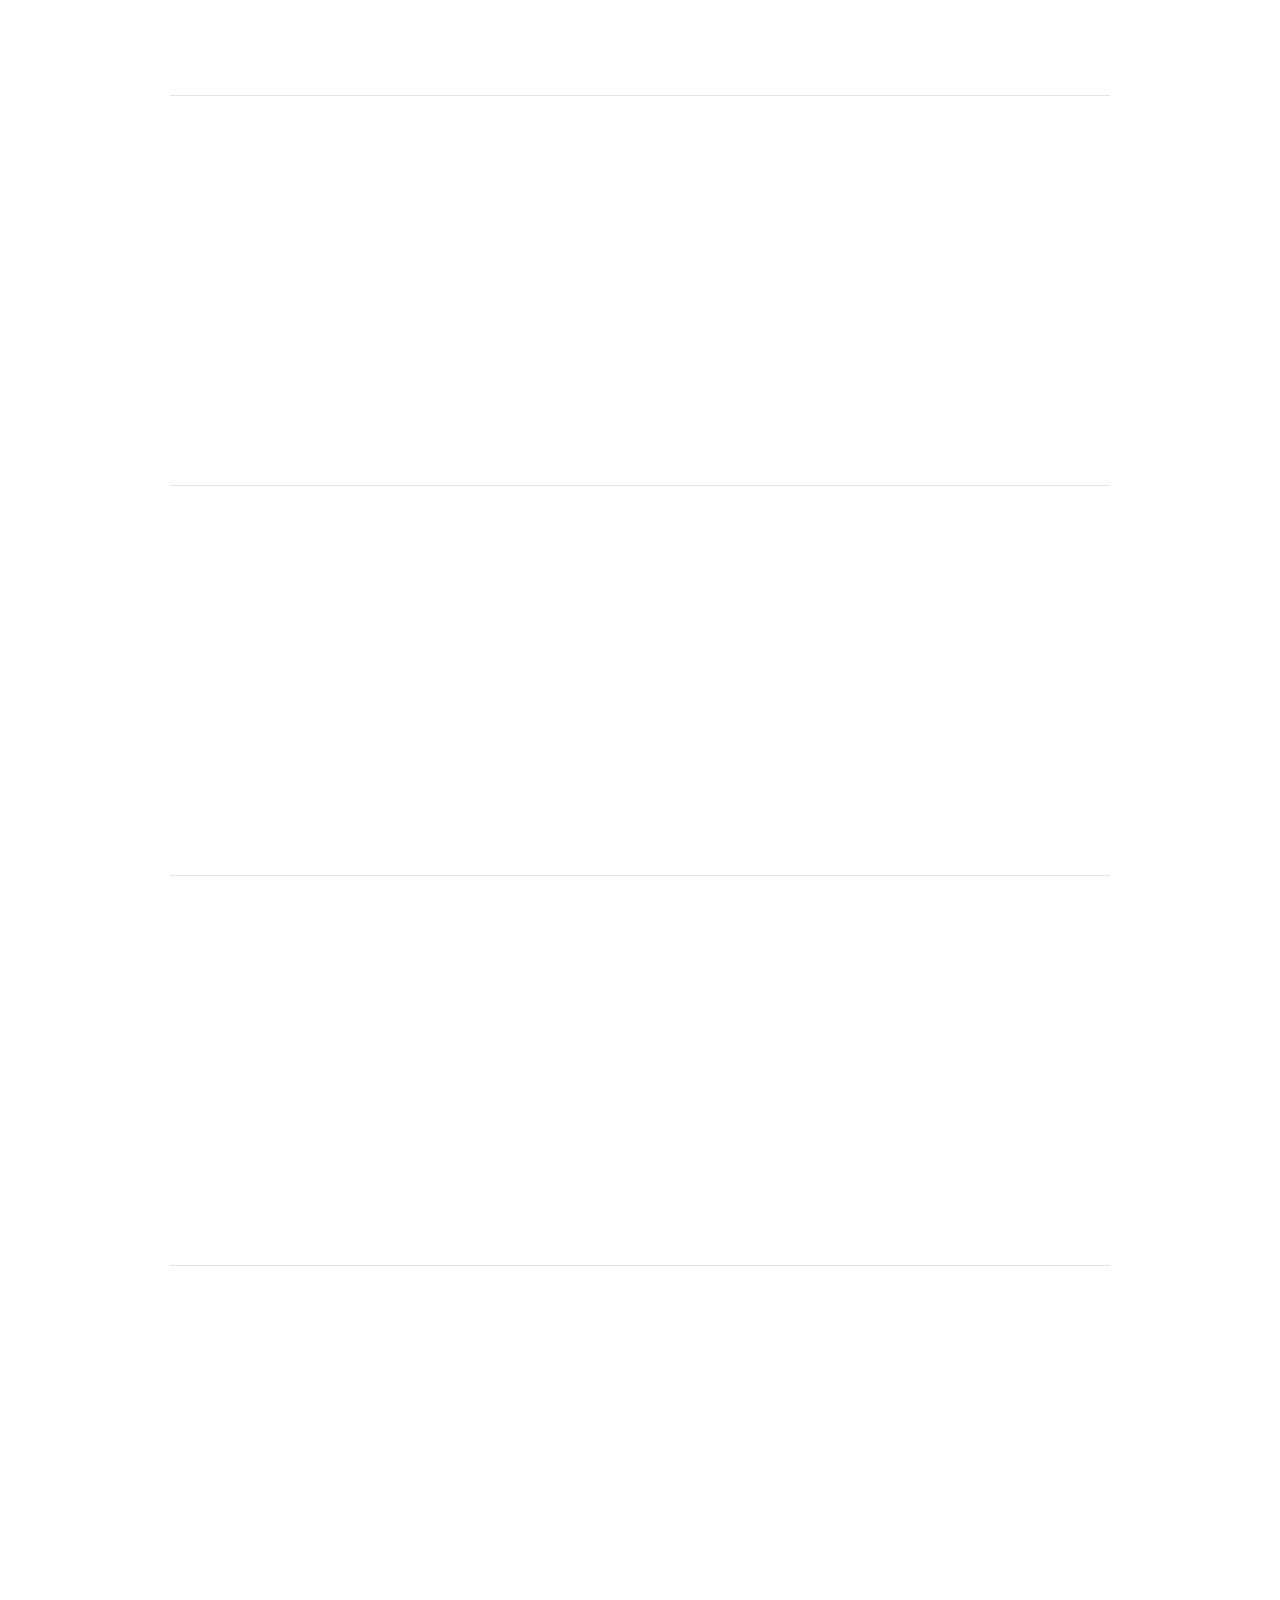
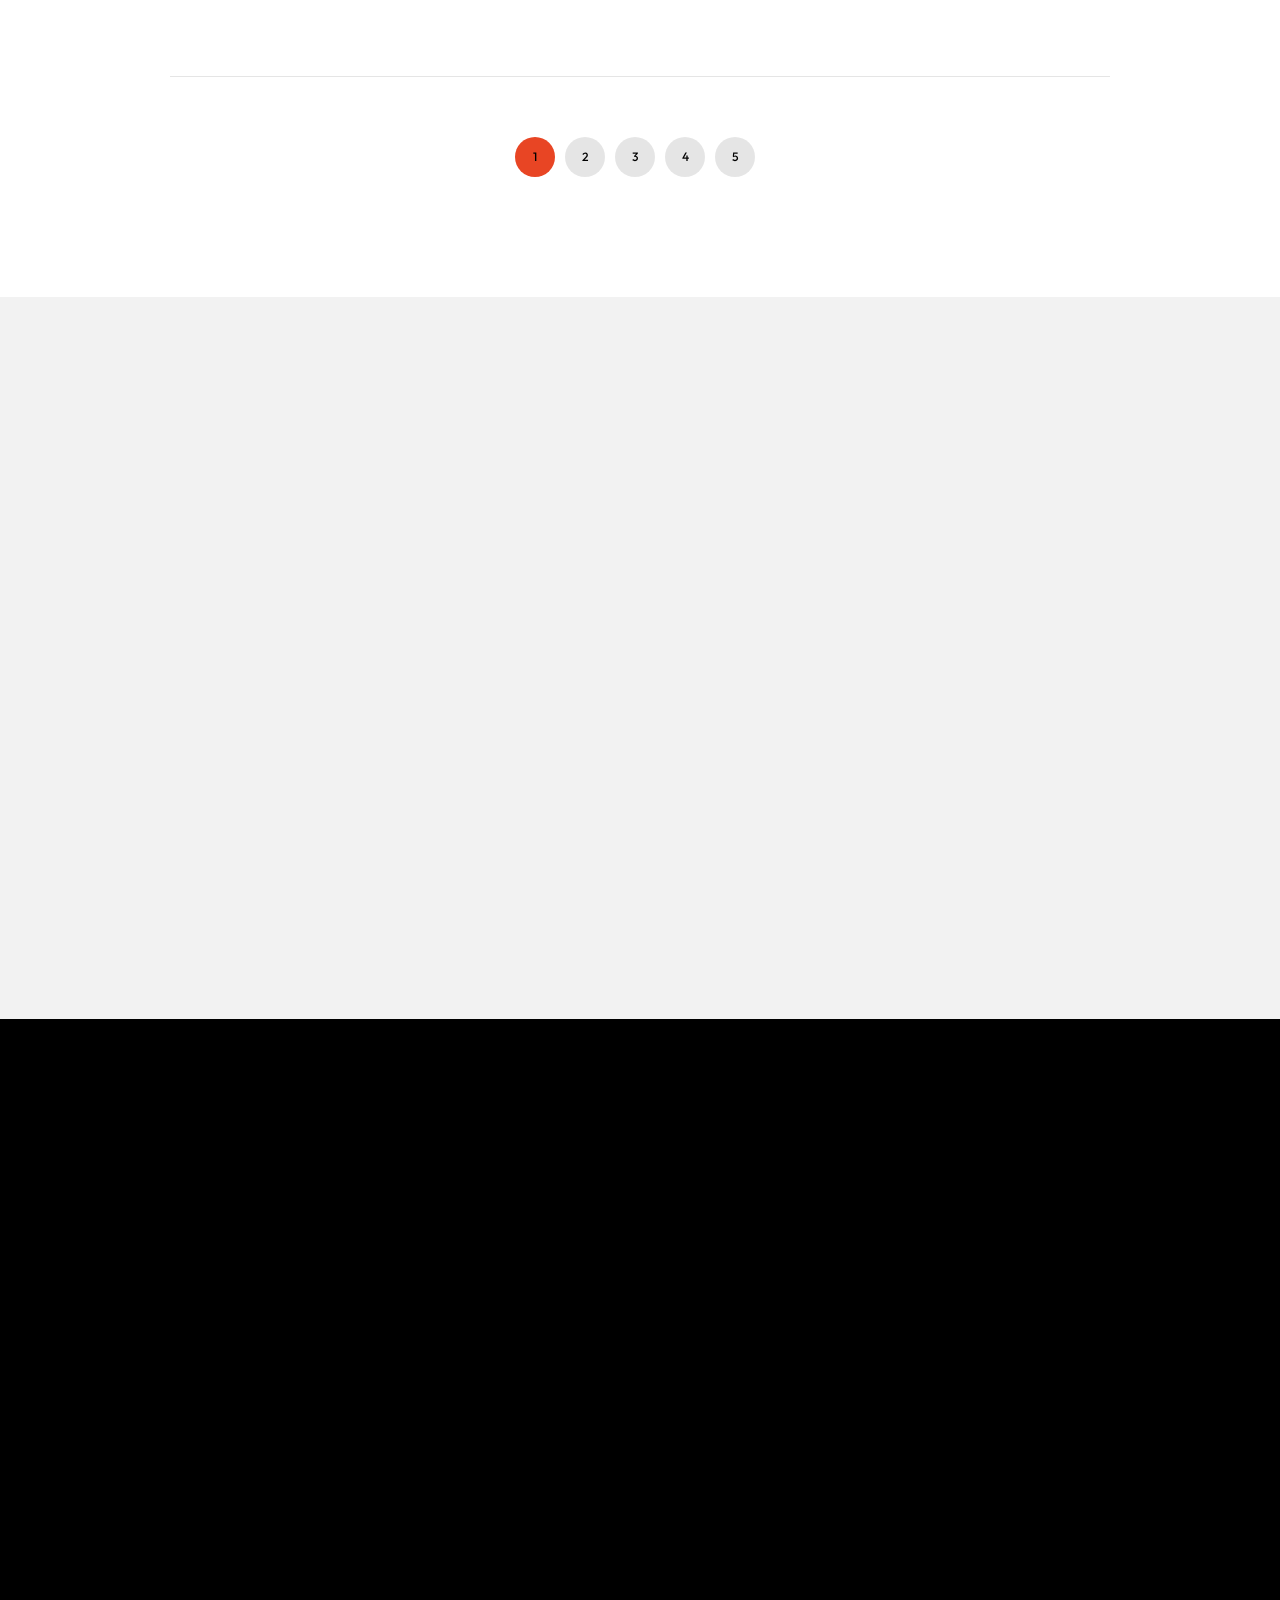
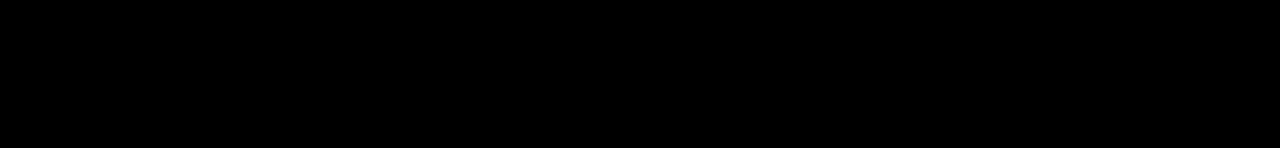
<file: blog-inner.html>
<!DOCTYPE html>
<html lang="zxx">

<head>

    <meta charset="UTF-8">
    <meta name="viewport" content="width=device-width, initial-scale=1.0">
    <meta http-equiv="X-UA-Compatible" content="ie=edge">

    <!-- bootstrap grid css -->
    <link rel="stylesheet" href="css/plugins/bootstrap-grid.css">
    <!-- font awesome css -->
    <link rel="stylesheet" href="css/plugins/font-awesome.min.css">
    <!-- swiper css -->
    <link rel="stylesheet" href="css/plugins/swiper.min.css">
    <!-- fancybox css -->
    <link rel="stylesheet" href="css/plugins/fancybox.min.css">
    <!-- ashley scss -->
    <link rel="stylesheet" href="css/style.css">
    <!-- page name -->
    <title>Ashley</title>

</head>

<body>

    <!-- wrapper -->
    <div class="mil-wrapper" id="top">

        <!-- cursor -->
        <div class="mil-ball">
            <span class="mil-icon-1">
                <svg viewBox="0 0 128 128">
                    <path d="M106.1,41.9c-1.2-1.2-3.1-1.2-4.2,0c-1.2,1.2-1.2,3.1,0,4.2L116.8,61H11.2l14.9-14.9c1.2-1.2,1.2-3.1,0-4.2	c-1.2-1.2-3.1-1.2-4.2,0l-20,20c-1.2,1.2-1.2,3.1,0,4.2l20,20c0.6,0.6,1.4,0.9,2.1,0.9s1.5-0.3,2.1-0.9c1.2-1.2,1.2-3.1,0-4.2	L11.2,67h105.5l-14.9,14.9c-1.2,1.2-1.2,3.1,0,4.2c0.6,0.6,1.4,0.9,2.1,0.9s1.5-0.3,2.1-0.9l20-20c1.2-1.2,1.2-3.1,0-4.2L106.1,41.9	z" />
                </svg>
            </span>
            <div class="mil-more-text">More</div>
            <div class="mil-choose-text">Сhoose</div>
        </div>
        <!-- cursor end -->

        <!-- preloader -->
        <div class="mil-preloader">
            <div class="mil-preloader-animation">
                <div class="mil-pos-abs mil-animation-1">
                    <p class="mil-h3 mil-muted mil-thin">Pioneering</p>
                    <p class="mil-h3 mil-muted">Creative</p>
                    <p class="mil-h3 mil-muted mil-thin">Excellence</p>
                </div>
                <div class="mil-pos-abs mil-animation-2">
                    <div class="mil-reveal-frame">
                        <p class="mil-reveal-box"></p>
                        <p class="mil-h3 mil-muted mil-thin">ashley.com</p>
                    </div>
                </div>
            </div>
        </div>
        <!-- preloader end -->

        <!-- scrollbar progress -->
        <div class="mil-progress-track">
            <div class="mil-progress"></div>
        </div>
        <!-- scrollbar progress end -->

        <!-- menu -->
        <div class="mil-menu-frame">
            <!-- frame clone -->
            <div class="mil-frame-top">
                <a href="home-1.html" class="mil-logo">A.</a>
                <div class="mil-menu-btn">
                    <span></span>
                </div>
            </div>
            <!-- frame clone end -->
            <div class="container">
                <div class="mil-menu-content">
                    <div class="row">
                        <div class="col-xl-5">

                            <nav class="mil-main-menu" id="swupMenu">
                                <ul>
                                    <li class="mil-has-children">
                                        <a href="#.">Homepage</a>
                                        <ul>
                                            <li><a href="home-1.html">Landing page</a></li>
                                            <li><a href="home-2.html">Personal</a></li>
                                            <li><a href="portfolio-3.html">Portfolio slider</a></li>
                                        </ul>
                                    </li>
                                    <li class="mil-has-children">
                                        <a href="#.">Portfolio</a>
                                        <ul>
                                            <li><a href="portfolio-1.html">Grid type 1</a></li>
                                            <li><a href="portfolio-2.html">Grid type 2</a></li>
                                            <li><a href="portfolio-3.html">Slider</a></li>
                                        </ul>
                                    </li>
                                    <li class="mil-has-children">
                                        <a href="#.">Services</a>
                                        <ul>
                                            <li><a href="services.html">Services List</a></li>
                                            <li><a href="service.html">Single service</a></li>
                                        </ul>
                                    </li>
                                    <li class="mil-has-children mil-active">
                                        <a href="#.">Newsletter</a>
                                        <ul>
                                            <li><a href="blog.html">Blog List</a></li>
                                            <li><a href="publication.html">Publication</a></li>
                                        </ul>
                                    </li>
                                    <li class="mil-has-children">
                                        <a href="#.">Other pages</a>
                                        <ul>
                                            <li><a href="team.html">Team</a></li>
                                            <li><a href="contact.html">Contact</a></li>
                                            <li><a href="404.html">404</a></li>
                                        </ul>
                                    </li>
                                </ul>
                            </nav>

                        </div>
                        <div class="col-xl-7">

                            <div class="mil-menu-right-frame">
                                <div class="mil-animation-in">
                                    <div class="mil-animation-frame">
                                        <div class="mil-animation mil-position-1 mil-scale" data-value-1="2" data-value-2="2"></div>
                                    </div>
                                </div>
                                <div class="mil-menu-right">
                                    <div class="row">
                                        <div class="col-lg-8 mil-mb-60">

                                            <h6 class="mil-muted mil-mb-30">Projects</h6>

                                            <ul class="mil-menu-list">
                                                <li><a href="project-1.html" class="mil-light-soft">Interior design studio</a></li>
                                                <li><a href="project-2.html" class="mil-light-soft">Home Security Camera</a></li>
                                                <li><a href="project-3.html" class="mil-light-soft">Kemia Honest Skincare</a></li>
                                                <li><a href="project-4.html" class="mil-light-soft">Cascade of Lava</a></li>
                                                <li><a href="project-5.html" class="mil-light-soft">Air Pro by Molekule</a></li>
                                                <li><a href="project-6.html" class="mil-light-soft">Tony's Chocolonely</a></li>
                                            </ul>

                                        </div>
                                        <div class="col-lg-4 mil-mb-60">

                                            <h6 class="mil-muted mil-mb-30">Useful links</h6>

                                            <ul class="mil-menu-list">
                                                <li><a href="#." class="mil-light-soft">Privacy Policy</a></li>
                                                <li><a href="#." class="mil-light-soft">Terms and conditions</a></li>
                                                <li><a href="#." class="mil-light-soft">Cookie Policy</a></li>
                                                <li><a href="#." class="mil-light-soft">Careers</a></li>
                                            </ul>

                                        </div>
                                    </div>
                                    <div class="mil-divider mil-mb-60"></div>
                                    <div class="row justify-content-between">

                                        <div class="col-lg-4 mil-mb-60">

                                            <h6 class="mil-muted mil-mb-30">Canada</h6>

                                            <p class="mil-light-soft mil-up">71 South Los Carneros Road, California <span class="mil-no-wrap">+51 174 705 812</span></p>

                                        </div>
                                        <div class="col-lg-4 mil-mb-60">

                                            <h6 class="mil-muted mil-mb-30">Germany</h6>

                                            <p class="mil-light-soft">Leehove 40, 2678 MC De Lier, Netherlands <span class="mil-no-wrap">+31 174 705 811</span></p>

                                        </div>
                                    </div>
                                </div>
                            </div>

                        </div>
                    </div>
                </div>
            </div>
        </div>
        <!-- menu -->

        <!-- curtain -->
        <div class="mil-curtain"></div>
        <!-- curtain end -->

        <!-- frame -->
        <div class="mil-frame">
            <div class="mil-frame-top">
                <a href="home-1.html" class="mil-logo">A.</a>
                <div class="mil-menu-btn">
                    <span></span>
                </div>
            </div>
            <div class="mil-frame-bottom">
                <div class="mil-current-page"></div>
                <div class="mil-back-to-top">
                    <a href="#top" class="mil-link mil-dark mil-arrow-place">
                        <span>Back to top</span>
                    </a>
                </div>
            </div>
        </div>
        <!-- frame end -->

        <!-- content -->
        <div class="mil-content">
            <div id="swupMain" class="mil-main-transition">

                <!-- banner -->
                <div class="mil-inner-banner mil-p-0-120">
                    <div class="mil-banner-content mil-up">
                        <div class="mil-animation-frame">
                            <div class="mil-animation mil-position-4 mil-dark mil-scale" data-value-1="6" data-value-2="1.4"></div>
                        </div>
                        <div class="container">
                            <ul class="mil-breadcrumbs mil-mb-60">
                                <li><a href="home-1.html">Homepage</a></li>
                                <li><a href="blog.html">Blog</a></li>
                                <li><a href="blog-inner.html">Category page</a></li>
                            </ul>
                            <h1 class="mil-mb-60">Publications <br>Category <span class="mil-thin">Name</span></h1>
                            <a href="#blog" class="mil-link mil-dark mil-arrow-place mil-down-arrow">
                                <span>Publications</span>
                            </a>
                        </div>
                    </div>
                </div>
                <!-- banner end -->

                <!-- blog -->
                <section id="blog">
                    <div class="container mil-p-120-120">
                        <div class="row align-items-center mil-mb-30">
                            <div class="col-lg-4 mil-mb-30">
                                <h3 class="mil-up">Other categories:</h3>
                            </div>
                            <div class="col-lg-8 mil-mb-30">
                                <div class="mil-adaptive-right mil-up">

                                    <ul class="mil-category-list">
                                        <li><a href="blog-inner.html">Design</a></li>
                                        <li><a href="blog-inner.html">Art</a></li>
                                        <li><a href="blog-inner.html">Code</a></li>
                                        <li><a href="blog-inner.html" class="mil-active">Technology</a></li>
                                        <li><a href="blog-inner.html">All categories</a></li>
                                    </ul>
                                </div>
                            </div>
                        </div>
                        <div class="row">
                            <div class="col-lg-12">

                                <a href="publication.html" class="mil-blog-card mil-blog-card-hori mil-more mil-mb-60">
                                    <div class="mil-cover-frame mil-up">
                                        <img src="img/blog/8.jpg" alt="cover">
                                    </div>
                                    <div class="mil-post-descr">
                                        <div class="mil-labels mil-up mil-mb-30">
                                            <div class="mil-label mil-upper mil-accent">TECHNOLOGY</div>
                                            <div class="mil-label mil-upper">may 24 2023</div>
                                        </div>
                                        <h4 class="mil-up mil-mb-30">How to Never Reach Creative Burnout</h4>
                                        <p class="mil-post-text mil-up mil-mb-30">Lorem ipsum dolor sit amet, consectetur adipisicing elit. Eius sequi commodi dignissimos optio, beatae, eos necessitatibus nisi. Nam cupiditate consectetur nostrum qui! Repellat natus nulla, nisi aliquid, asperiores impedit tempora sequi est reprehenderit cumque explicabo, dicta. Rem nihil ullam totam ea voluptas quibusdam repudiandae id ut at iure! Totam, a!</p>
                                        <div class="mil-link mil-dark mil-arrow-place mil-up">
                                            <span>Read more</span>
                                        </div>
                                    </div>
                                </a>

                            </div>
                            <div class="col-lg-12">

                                <a href="publication.html" class="mil-blog-card mil-blog-card-hori mil-more mil-mb-60">
                                    <div class="mil-cover-frame mil-up">
                                        <img src="img/blog/7.jpg" alt="cover">
                                    </div>
                                    <div class="mil-post-descr">
                                        <div class="mil-labels mil-up mil-mb-30">
                                            <div class="mil-label mil-upper mil-accent">TECHNOLOGY</div>
                                            <div class="mil-label mil-upper">may 24 2023</div>
                                        </div>
                                        <h4 class="mil-up mil-mb-30">How to Create a Brand Guide for Your Client</h4>
                                        <p class="mil-post-text mil-up mil-mb-30">Lorem ipsum dolor sit amet, consectetur adipisicing elit. Eius sequi commodi dignissimos optio, beatae, eos necessitatibus nisi. Nam cupiditate consectetur nostrum qui! Repellat natus nulla, nisi aliquid, asperiores impedit tempora sequi est reprehenderit cumque explicabo, dicta. Rem nihil ullam totam ea voluptas quibusdam repudiandae id ut at iure! Totam, a!</p>
                                        <div class="mil-link mil-dark mil-arrow-place mil-up">
                                            <span>Read more</span>
                                        </div>
                                    </div>
                                </a>

                            </div>
                            <div class="col-lg-12">

                                <a href="publication.html" class="mil-blog-card mil-blog-card-hori mil-more mil-mb-60">
                                    <div class="mil-cover-frame mil-up">
                                        <img src="img/blog/1.jpg" alt="cover">
                                    </div>
                                    <div class="mil-post-descr">
                                        <div class="mil-labels mil-up mil-mb-30">
                                            <div class="mil-label mil-upper mil-accent">TECHNOLOGY</div>
                                            <div class="mil-label mil-upper">may 24 2023</div>
                                        </div>
                                        <h4 class="mil-up mil-mb-30">How to Create a Brand Guide for Your Client</h4>
                                        <p class="mil-post-text mil-up mil-mb-30">Lorem ipsum dolor sit amet, consectetur adipisicing elit. Eius sequi commodi dignissimos optio, beatae, eos necessitatibus nisi. Nam cupiditate consectetur nostrum qui! Repellat natus nulla, nisi aliquid, asperiores impedit tempora sequi est reprehenderit cumque explicabo, dicta. Rem nihil ullam totam ea voluptas quibusdam repudiandae id ut at iure! Totam, a!</p>
                                        <div class="mil-link mil-dark mil-arrow-place mil-up">
                                            <span>Read more</span>
                                        </div>
                                    </div>
                                </a>

                            </div>
                            <div class="col-lg-12">

                                <a href="publication.html" class="mil-blog-card mil-blog-card-hori mil-more mil-mb-60">
                                    <div class="mil-cover-frame mil-up">
                                        <img src="img/blog/3.jpg" alt="cover">
                                    </div>
                                    <div class="mil-post-descr">
                                        <div class="mil-labels mil-up mil-mb-30">
                                            <div class="mil-label mil-upper mil-accent">TECHNOLOGY</div>
                                            <div class="mil-label mil-upper">may 24 2023</div>
                                        </div>
                                        <h4 class="mil-up mil-mb-30">How to Create a Brand Guide for Your Client</h4>
                                        <p class="mil-post-text mil-up mil-mb-30">Lorem ipsum dolor sit amet, consectetur adipisicing elit. Eius sequi commodi dignissimos optio, beatae, eos necessitatibus nisi. Nam cupiditate consectetur nostrum qui! Repellat natus nulla, nisi aliquid, asperiores impedit tempora sequi est reprehenderit cumque explicabo, dicta. Rem nihil ullam totam ea voluptas quibusdam repudiandae id ut at iure! Totam, a!</p>
                                        <div class="mil-link mil-dark mil-arrow-place mil-up">
                                            <span>Read more</span>
                                        </div>
                                    </div>
                                </a>

                            </div>
                            <div class="col-lg-12">

                                <a href="publication.html" class="mil-blog-card mil-blog-card-hori mil-more mil-mb-60">
                                    <div class="mil-cover-frame mil-up">
                                        <img src="img/blog/4.jpg" alt="cover">
                                    </div>
                                    <div class="mil-post-descr">
                                        <div class="mil-labels mil-up mil-mb-30">
                                            <div class="mil-label mil-upper mil-accent">TECHNOLOGY</div>
                                            <div class="mil-label mil-upper">may 24 2023</div>
                                        </div>
                                        <h4 class="mil-up mil-mb-30">Color Psychology in Art and Design</h4>
                                        <p class="mil-post-text mil-up mil-mb-30">Lorem ipsum dolor sit amet, consectetur adipisicing elit. Eius sequi commodi dignissimos optio, beatae, eos necessitatibus nisi. Nam cupiditate consectetur nostrum qui! Repellat natus nulla, nisi aliquid, asperiores impedit tempora sequi est reprehenderit cumque explicabo, dicta. Rem nihil ullam totam ea voluptas quibusdam repudiandae id ut at iure! Totam, a!</p>
                                        <div class="mil-link mil-dark mil-arrow-place mil-up">
                                            <span>Read more</span>
                                        </div>
                                    </div>
                                </a>

                            </div>
                            <div class="col-lg-12">

                                <a href="publication.html" class="mil-blog-card mil-blog-card-hori mil-more mil-mb-60">
                                    <div class="mil-cover-frame mil-up">
                                        <img src="img/blog/5.jpg" alt="cover">
                                    </div>
                                    <div class="mil-post-descr">
                                        <div class="mil-labels mil-up mil-mb-30">
                                            <div class="mil-label mil-upper mil-accent">TECHNOLOGY</div>
                                            <div class="mil-label mil-upper">may 24 2023</div>
                                        </div>
                                        <h4 class="mil-up mil-mb-30">How to Design a Repeating Pattern</h4>
                                        <p class="mil-post-text mil-up mil-mb-30">Lorem ipsum dolor sit amet, consectetur adipisicing elit. Eius sequi commodi dignissimos optio, beatae, eos necessitatibus nisi. Nam cupiditate consectetur nostrum qui! Repellat natus nulla, nisi aliquid, asperiores impedit tempora sequi est reprehenderit cumque explicabo, dicta. Rem nihil ullam totam ea voluptas quibusdam repudiandae id ut at iure! Totam, a!</p>
                                        <div class="mil-link mil-dark mil-arrow-place mil-up">
                                            <span>Read more</span>
                                        </div>
                                    </div>
                                </a>

                            </div>
                            <div class="col-lg-12">
                                <div class="mil-pagination">
                                    <a href="blog-inner.html" class="mil-pagination-btn mil-active">1</a>
                                    <a href="blog-inner.html" class="mil-pagination-btn">2</a>
                                    <a href="blog-inner.html" class="mil-pagination-btn">3</a>
                                    <a href="blog-inner.html" class="mil-pagination-btn">4</a>
                                    <a href="blog-inner.html" class="mil-pagination-btn">5</a>
                                </div>
                            </div>
                        </div>
                    </div>
                </section>
                <!-- blog end -->

                <!-- call to action -->
                <section class="mil-soft-bg">
                    <div class="container mil-p-120-120">
                        <div class="row">
                            <div class="col-lg-10">

                                <span class="mil-suptitle mil-suptitle-right mil-suptitle-dark mil-up">Looking to make your mark? We'll help you turn <br> your project into a success story.</span>

                            </div>
                        </div>
                        <div class="mil-center">
                            <h2 class="mil-up mil-mb-60">Stay up-to-date <span class="mil-thin">with the</span><br> latest news by <span class="mil-thin">subscribing</span><br> to our <span class="mil-thin">newsletter!</span></h2>
                            <div class="row justify-content-center mil-up">
                                <div class="col-lg-4">
                                    <form class="mil-subscribe-form mil-subscribe-form-2 mil-up">
                                        <input type="text" placeholder="Enter our email">
                                        <button type="submit" class="mil-button mil-icon-button-sm mil-arrow-place"></button>
                                    </form>
                                </div>
                            </div>
                        </div>
                    </div>
                </section>
                <!-- call to action end -->

                <!-- footer -->
                <footer class="mil-dark-bg">
                    <div class="mi-invert-fix">
                        <div class="container mil-p-120-60">
                            <div class="row justify-content-between">
                                <div class="col-md-4 col-lg-4 mil-mb-60">

                                    <div class="mil-muted mil-logo mil-up mil-mb-30">Ashley.</div>

                                    <p class="mil-light-soft mil-up mil-mb-30">Subscribe our newsletter:</p>

                                    <form class="mil-subscribe-form mil-up">
                                        <input type="text" placeholder="Enter our email">
                                        <button type="submit" class="mil-button mil-icon-button-sm mil-arrow-place"></button>
                                    </form>

                                </div>
                                <div class="col-md-7 col-lg-6">
                                    <div class="row justify-content-end">
                                        <div class="col-md-6 col-lg-7">

                                            <nav class="mil-footer-menu mil-mb-60">
                                                <ul>
                                                    <li class="mil-up mil-active">
                                                        <a href="home-1.html">Home</a>
                                                    </li>
                                                    <li class="mil-up">
                                                        <a href="portfolio-1.html">Portfolio</a>
                                                    </li>
                                                    <li class="mil-up">
                                                        <a href="services.html">Services</a>
                                                    </li>
                                                    <li class="mil-up">
                                                        <a href="contact.html">Contact</a>
                                                    </li>
                                                    <li class="mil-up">
                                                        <a href="blog.html">Blog</a>
                                                    </li>
                                                </ul>
                                            </nav>

                                        </div>
                                        <div class="col-md-6 col-lg-5">

                                            <ul class="mil-menu-list mil-up mil-mb-60">
                                                <li><a href="#." class="mil-light-soft">Privacy Policy</a></li>
                                                <li><a href="#." class="mil-light-soft">Terms and conditions</a></li>
                                                <li><a href="#." class="mil-light-soft">Cookie Policy</a></li>
                                                <li><a href="#." class="mil-light-soft">Careers</a></li>
                                            </ul>

                                        </div>
                                    </div>
                                </div>
                            </div>

                            <div class="row justify-content-between flex-sm-row-reverse">
                                <div class="col-md-7 col-lg-6">

                                    <div class="row justify-content-between">

                                        <div class="col-md-6 col-lg-5 mil-mb-60">

                                            <h6 class="mil-muted mil-up mil-mb-30">Canada</h6>

                                            <p class="mil-light-soft mil-up">71 South Los Carneros Road, California <span class="mil-no-wrap">+51 174 705 812</span></p>

                                        </div>
                                        <div class="col-md-6 col-lg-5 mil-mb-60">

                                            <h6 class="mil-muted mil-up mil-mb-30">Germany</h6>

                                            <p class="mil-light-soft mil-up">Leehove 40, 2678 MC De Lier, Netherlands <span class="mil-no-wrap">+31 174 705 811</span></p>

                                        </div>
                                    </div>

                                </div>
                                <div class="col-md-4 col-lg-6 mil-mb-60">

                                    <div class="mil-vert-between">
                                        <div class="mil-mb-30">
                                            <ul class="mil-social-icons mil-up">
                                                <li><a href="#." target="_blank" class="social-icon"> <i class="far fa-circle"></i></a></li>
                                                <li><a href="#." target="_blank" class="social-icon"> <i class="far fa-circle"></i></a></li>
                                                <li><a href="#." target="_blank" class="social-icon"> <i class="far fa-circle"></i></a></li>
                                                <li><a href="#." target="_blank" class="social-icon"> <i class="far fa-circle"></i></a></li>
                                            </ul>
                                        </div>
                                        <p class="mil-light-soft mil-up">© Copyright 2023 - Mil. All Rights Reserved.</p>
                                    </div>

                                </div>
                            </div>
                        </div>
                    </div>
                </footer>
                <!-- footer end -->

                <!-- hidden elements -->
                <div class="mil-hidden-elements">
                    <div class="mil-dodecahedron">
                        <div class="mil-pentagon">
                            <div></div>
                            <div></div>
                            <div></div>
                            <div></div>
                            <div></div>
                        </div>
                        <div class="mil-pentagon">
                            <div></div>
                            <div></div>
                            <div></div>
                            <div></div>
                            <div></div>
                        </div>
                        <div class="mil-pentagon">
                            <div></div>
                            <div></div>
                            <div></div>
                            <div></div>
                            <div></div>
                        </div>
                        <div class="mil-pentagon">
                            <div></div>
                            <div></div>
                            <div></div>
                            <div></div>
                            <div></div>
                        </div>
                        <div class="mil-pentagon">
                            <div></div>
                            <div></div>
                            <div></div>
                            <div></div>
                            <div></div>
                        </div>
                        <div class="mil-pentagon">
                            <div></div>
                            <div></div>
                            <div></div>
                            <div></div>
                            <div></div>
                        </div>
                        <div class="mil-pentagon">
                            <div></div>
                            <div></div>
                            <div></div>
                            <div></div>
                            <div></div>
                        </div>
                        <div class="mil-pentagon">
                            <div></div>
                            <div></div>
                            <div></div>
                            <div></div>
                            <div></div>
                        </div>
                        <div class="mil-pentagon">
                            <div></div>
                            <div></div>
                            <div></div>
                            <div></div>
                            <div></div>
                        </div>
                        <div class="mil-pentagon">
                            <div></div>
                            <div></div>
                            <div></div>
                            <div></div>
                            <div></div>
                        </div>
                        <div class="mil-pentagon">
                            <div></div>
                            <div></div>
                            <div></div>
                            <div></div>
                            <div></div>
                        </div>
                        <div class="mil-pentagon">
                            <div></div>
                            <div></div>
                            <div></div>
                            <div></div>
                            <div></div>
                        </div>
                    </div>

                    <svg xmlns="http://www.w3.org/2000/svg" viewBox="0 0 24 24" class="mil-arrow">
                        <path d="M 14 5.3417969 C 13.744125 5.3417969 13.487969 5.4412187 13.292969 5.6367188 L 13.207031 5.7226562 C 12.816031 6.1136563 12.816031 6.7467188 13.207031 7.1367188 L 17.070312 11 L 4 11 C 3.448 11 3 11.448 3 12 C 3 12.552 3.448 13 4 13 L 17.070312 13 L 13.207031 16.863281 C 12.816031 17.254281 12.816031 17.887344 13.207031 18.277344 L 13.292969 18.363281 C 13.683969 18.754281 14.317031 18.754281 14.707031 18.363281 L 20.363281 12.707031 C 20.754281 12.316031 20.754281 11.682969 20.363281 11.292969 L 14.707031 5.6367188 C 14.511531 5.4412187 14.255875 5.3417969 14 5.3417969 z" />
                    </svg>

                    <svg width="250" viewBox="0 0 300 1404" fill="none" xmlns="http://www.w3.org/2000/svg" class="mil-lines">
                        <path fill-rule="evenodd" clip-rule="evenodd" d="M1 892L1 941H299V892C299 809.71 232.29 743 150 743C67.7096 743 1 809.71 1 892ZM0 942H300V892C300 809.157 232.843 742 150 742C67.1573 742 0 809.157 0 892L0 942Z" class="mil-move" />
                        <path fill-rule="evenodd" clip-rule="evenodd" d="M299 146V97L1 97V146C1 228.29 67.7096 295 150 295C232.29 295 299 228.29 299 146ZM300 96L0 96V146C0 228.843 67.1573 296 150 296C232.843 296 300 228.843 300 146V96Z" class="mil-move" />
                        <path fill-rule="evenodd" clip-rule="evenodd" d="M299 1H1V1403H299V1ZM0 0V1404H300V0H0Z" />
                        <path fill-rule="evenodd" clip-rule="evenodd" d="M150 -4.37115e-08L150 1404L149 1404L149 0L150 -4.37115e-08Z" />
                        <path fill-rule="evenodd" clip-rule="evenodd" d="M150 1324C232.29 1324 299 1257.29 299 1175C299 1092.71 232.29 1026 150 1026C67.7096 1026 1 1092.71 1 1175C1 1257.29 67.7096 1324 150 1324ZM150 1325C232.843 1325 300 1257.84 300 1175C300 1092.16 232.843 1025 150 1025C67.1573 1025 0 1092.16 0 1175C0 1257.84 67.1573 1325 150 1325Z" class="mil-move" />
                        <path fill-rule="evenodd" clip-rule="evenodd" d="M300 1175H0V1174H300V1175Z" class="mil-move" />
                        <path fill-rule="evenodd" clip-rule="evenodd" d="M150 678C232.29 678 299 611.29 299 529C299 446.71 232.29 380 150 380C67.7096 380 1 446.71 1 529C1 611.29 67.7096 678 150 678ZM150 679C232.843 679 300 611.843 300 529C300 446.157 232.843 379 150 379C67.1573 379 0 446.157 0 529C0 611.843 67.1573 679 150 679Z" class="mil-move" />
                        <path fill-rule="evenodd" clip-rule="evenodd" d="M299 380H1V678H299V380ZM0 379V679H300V379H0Z" class="mil-move" />
                    </svg>
                </div>
                <!-- hidden elements end -->

            </div>
        </div>
        <!-- content -->
    </div>
    <!-- wrapper end -->

    <!-- jQuery js -->
    <script src="js/plugins/jquery.min.js"></script>
    <!-- swup js -->
    <script src="js/plugins/swup.min.js"></script>
    <!-- swiper js -->
    <script src="js/plugins/swiper.min.js"></script>
    <!-- fancybox js -->
    <script src="js/plugins/fancybox.min.js"></script>
    <!-- gsap js -->
    <script src="js/plugins/gsap.min.js"></script>
    <!-- scroll smoother -->
    <script src="js/plugins/smooth-scroll.js"></script>
    <!-- scroll trigger js -->
    <script src="js/plugins/ScrollTrigger.min.js"></script>
    <!-- scroll to js -->
    <script src="js/plugins/ScrollTo.min.js"></script>
    <!-- ashley js -->
    <script src="js/main.js"></script>

</body>

</html>
</file>
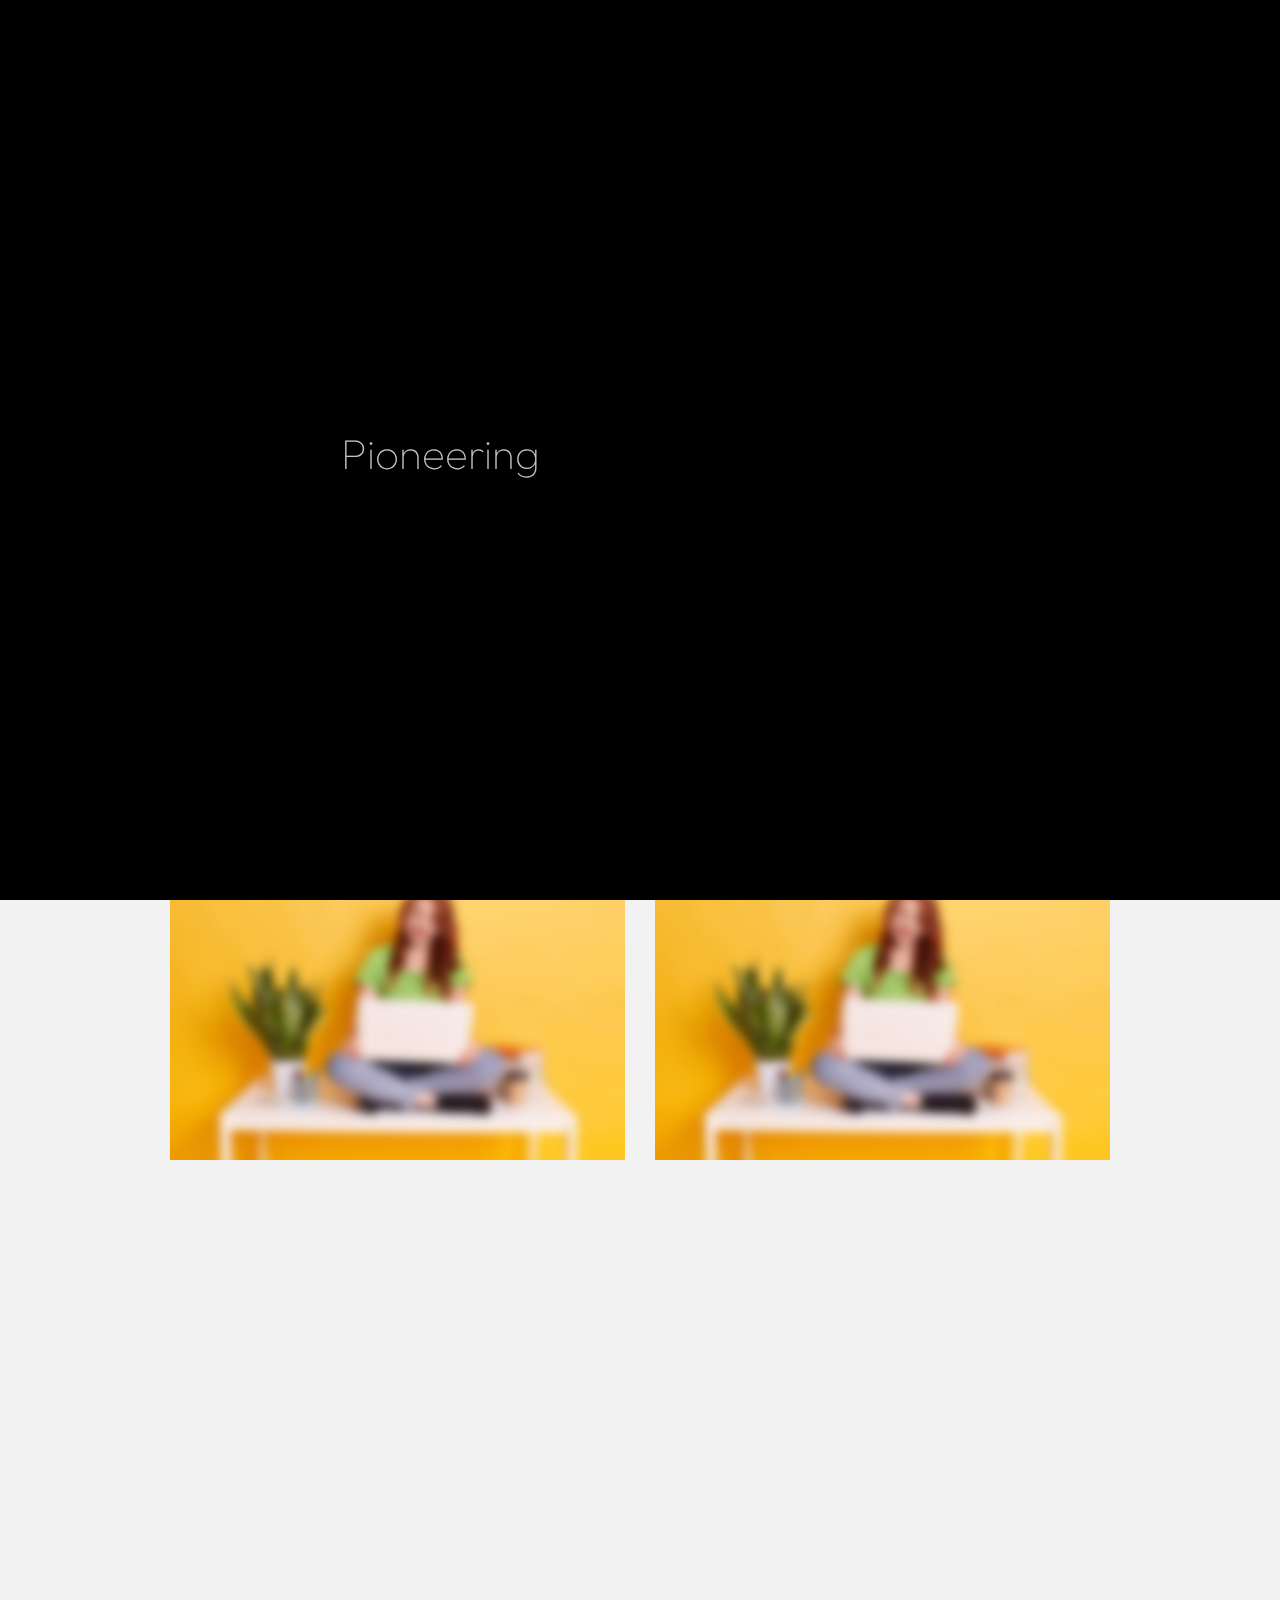
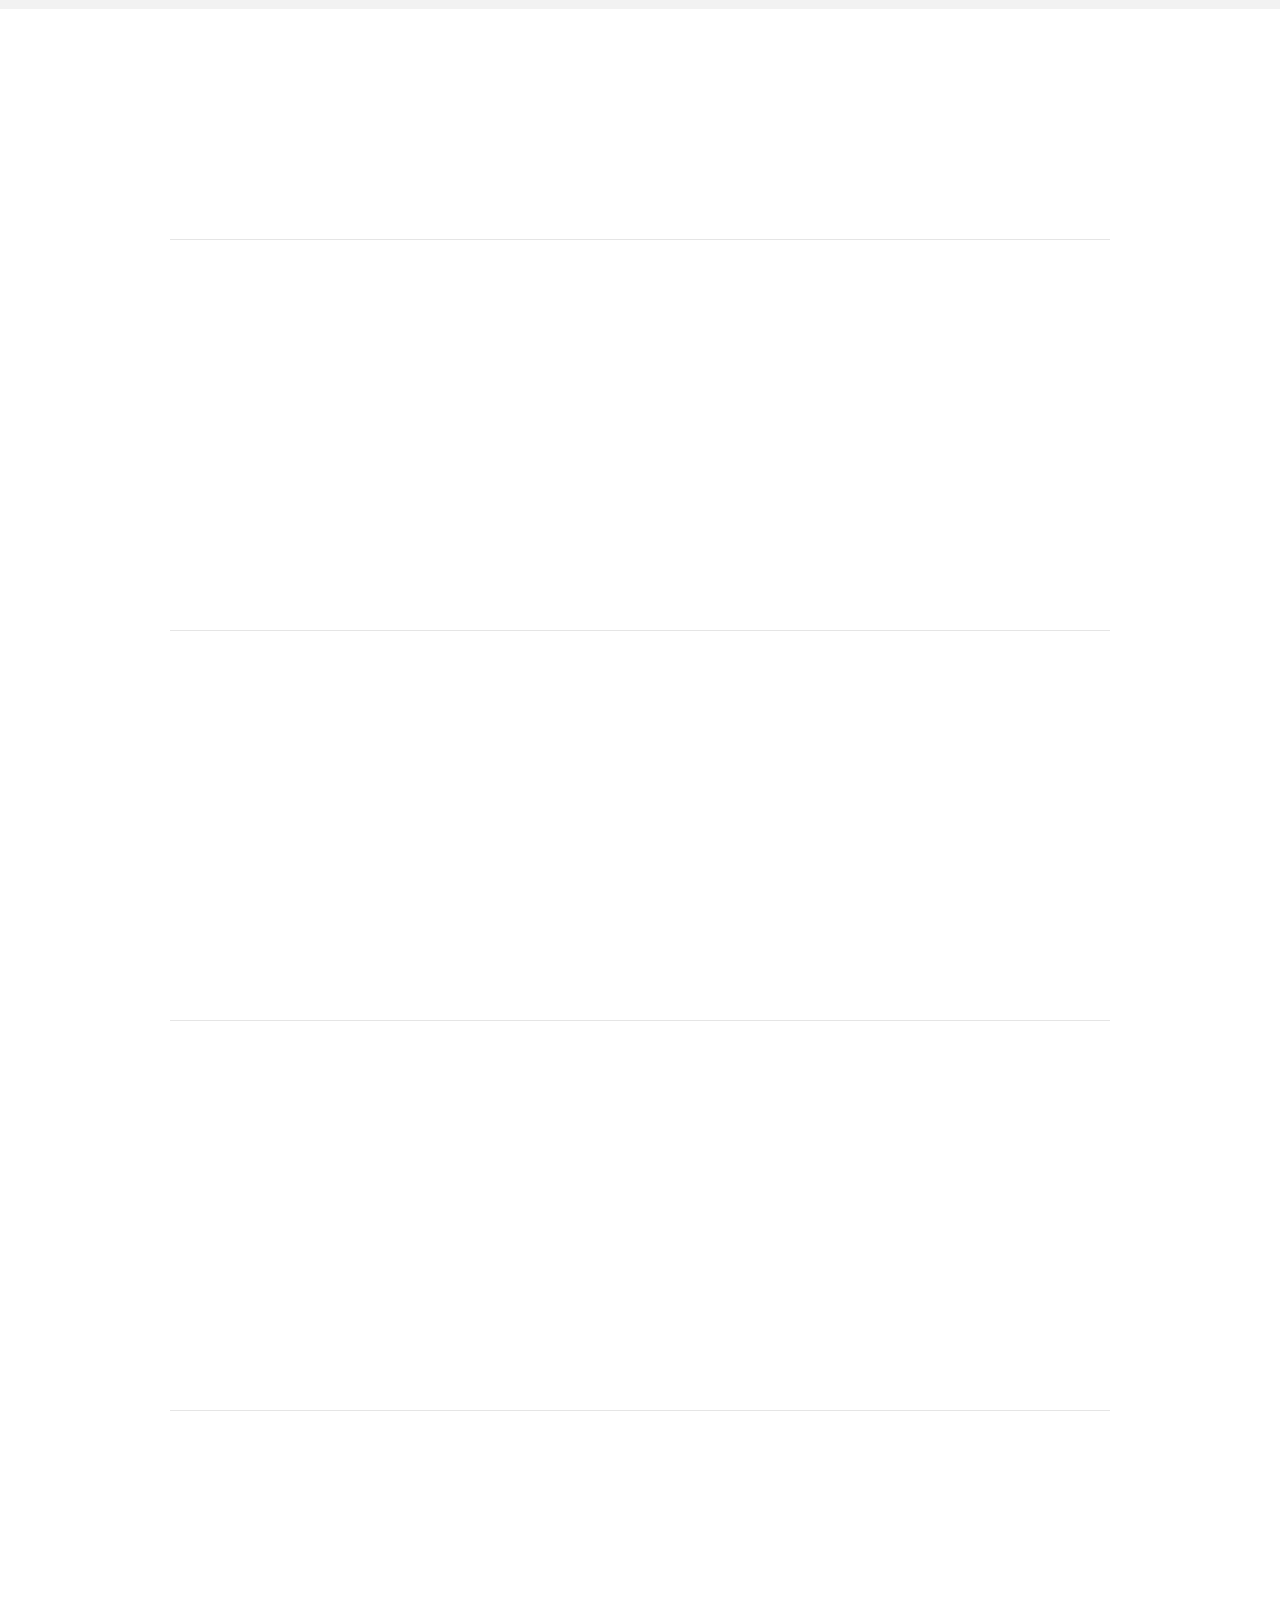
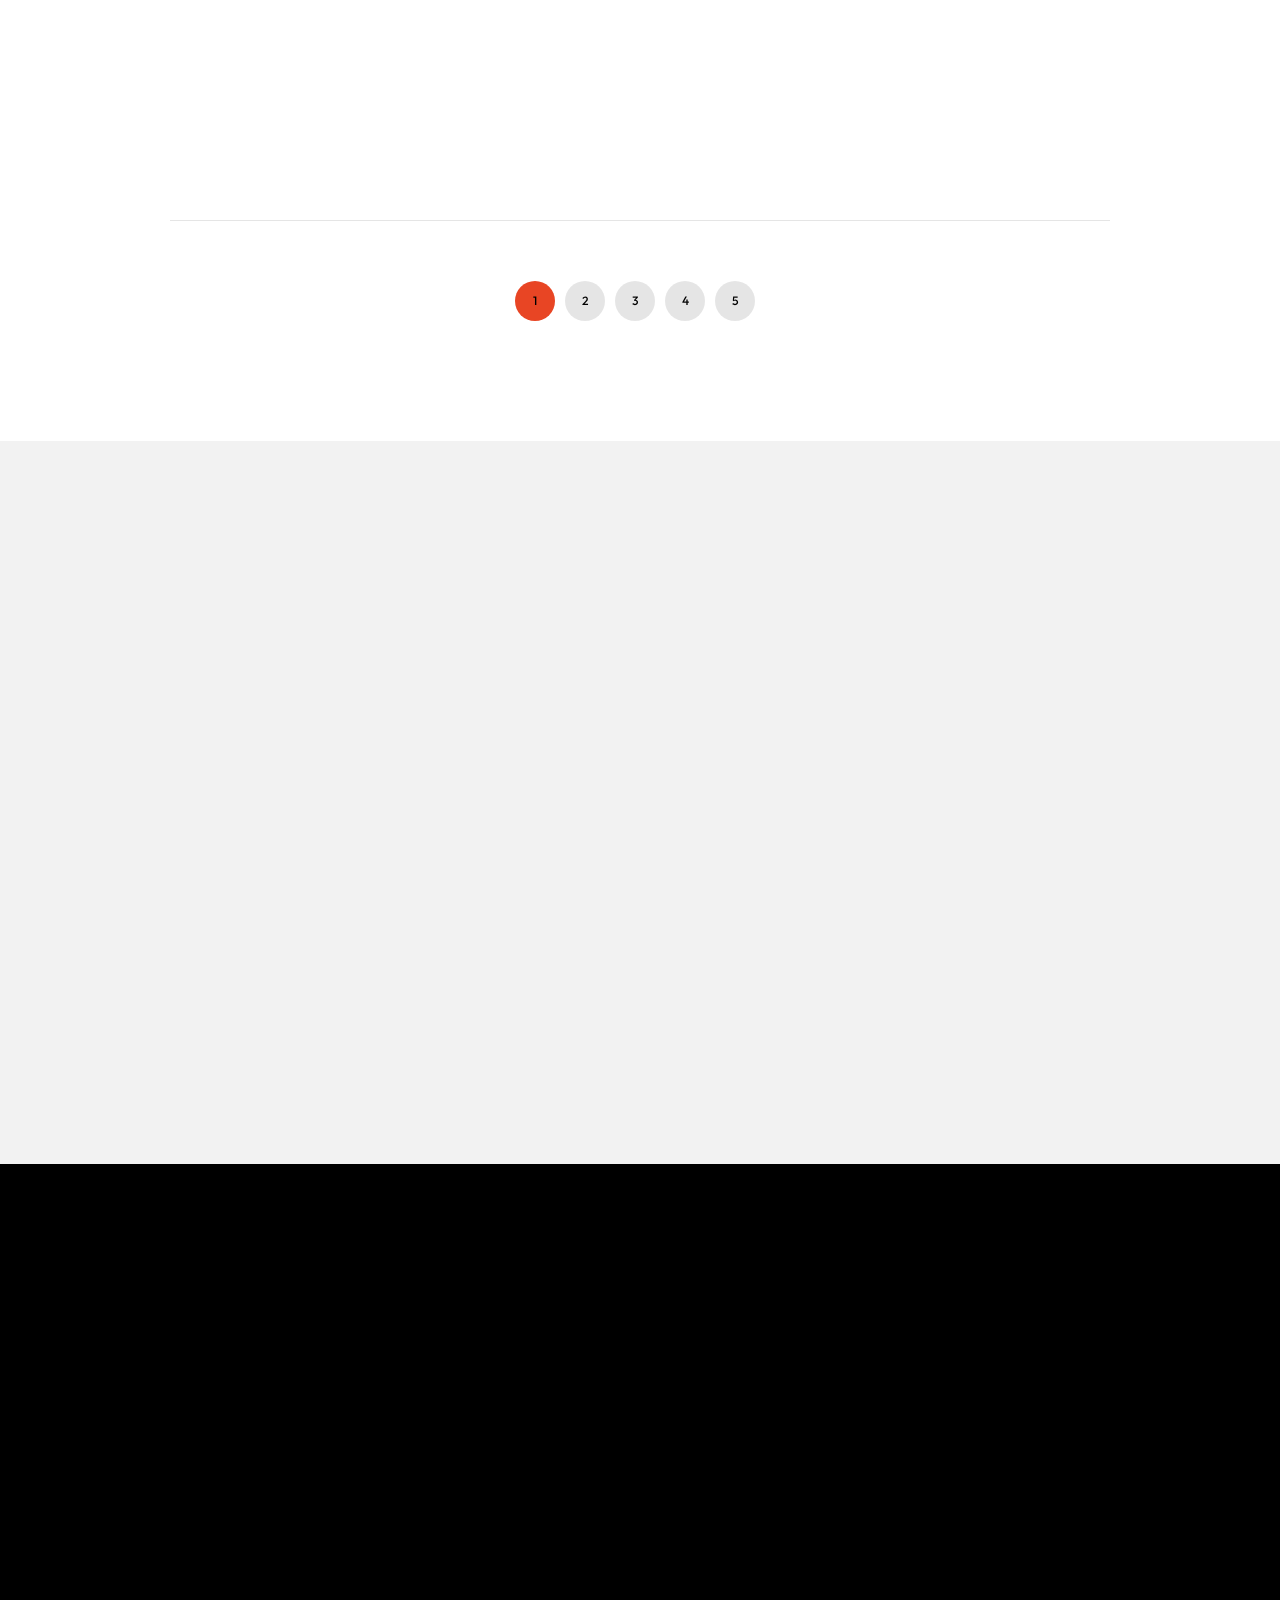
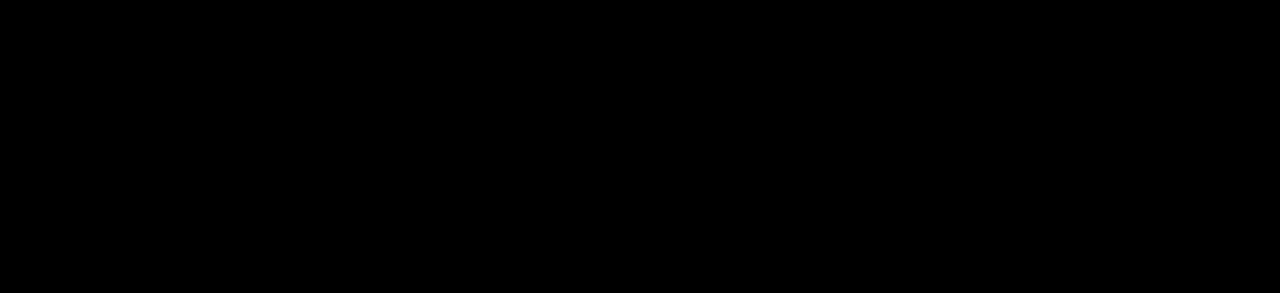
<file: blog.html>
<!DOCTYPE html>
<html lang="zxx">

<head>

    <meta charset="UTF-8">
    <meta name="viewport" content="width=device-width, initial-scale=1.0">
    <meta http-equiv="X-UA-Compatible" content="ie=edge">

    <!-- bootstrap grid css -->
    <link rel="stylesheet" href="css/plugins/bootstrap-grid.css">
    <!-- font awesome css -->
    <link rel="stylesheet" href="css/plugins/font-awesome.min.css">
    <!-- swiper css -->
    <link rel="stylesheet" href="css/plugins/swiper.min.css">
    <!-- fancybox css -->
    <link rel="stylesheet" href="css/plugins/fancybox.min.css">
    <!-- ashley scss -->
    <link rel="stylesheet" href="css/style.css">
    <!-- page name -->
    <title>Ashley</title>

</head>

<body>

    <!-- wrapper -->
    <div class="mil-wrapper" id="top">

        <!-- cursor -->
        <div class="mil-ball">
            <span class="mil-icon-1">
                <svg viewBox="0 0 128 128">
                    <path d="M106.1,41.9c-1.2-1.2-3.1-1.2-4.2,0c-1.2,1.2-1.2,3.1,0,4.2L116.8,61H11.2l14.9-14.9c1.2-1.2,1.2-3.1,0-4.2	c-1.2-1.2-3.1-1.2-4.2,0l-20,20c-1.2,1.2-1.2,3.1,0,4.2l20,20c0.6,0.6,1.4,0.9,2.1,0.9s1.5-0.3,2.1-0.9c1.2-1.2,1.2-3.1,0-4.2	L11.2,67h105.5l-14.9,14.9c-1.2,1.2-1.2,3.1,0,4.2c0.6,0.6,1.4,0.9,2.1,0.9s1.5-0.3,2.1-0.9l20-20c1.2-1.2,1.2-3.1,0-4.2L106.1,41.9	z" />
                </svg>
            </span>
            <div class="mil-more-text">More</div>
            <div class="mil-choose-text">Сhoose</div>
        </div>
        <!-- cursor end -->

        <!-- preloader -->
        <div class="mil-preloader">
            <div class="mil-preloader-animation">
                <div class="mil-pos-abs mil-animation-1">
                    <p class="mil-h3 mil-muted mil-thin">Pioneering</p>
                    <p class="mil-h3 mil-muted">Creative</p>
                    <p class="mil-h3 mil-muted mil-thin">Excellence</p>
                </div>
                <div class="mil-pos-abs mil-animation-2">
                    <div class="mil-reveal-frame">
                        <p class="mil-reveal-box"></p>
                        <p class="mil-h3 mil-muted mil-thin">ashley.com</p>
                    </div>
                </div>
            </div>
        </div>
        <!-- preloader end -->

        <!-- scrollbar progress -->
        <div class="mil-progress-track">
            <div class="mil-progress"></div>
        </div>
        <!-- scrollbar progress end -->

        <!-- menu -->
        <div class="mil-menu-frame">
            <!-- frame clone -->
            <div class="mil-frame-top">
                <a href="home-1.html" class="mil-logo">A.</a>
                <div class="mil-menu-btn">
                    <span></span>
                </div>
            </div>
            <!-- frame clone end -->
            <div class="container">
                <div class="mil-menu-content">
                    <div class="row">
                        <div class="col-xl-5">

                            <nav class="mil-main-menu" id="swupMenu">
                                <ul>
                                    <li class="mil-has-children">
                                        <a href="#.">Homepage</a>
                                        <ul>
                                            <li><a href="home-1.html">Landing page</a></li>
                                            <li><a href="home-2.html">Personal</a></li>
                                            <li><a href="portfolio-3.html">Portfolio slider</a></li>
                                        </ul>
                                    </li>
                                    <li class="mil-has-children">
                                        <a href="#.">Portfolio</a>
                                        <ul>
                                            <li><a href="portfolio-1.html">Grid type 1</a></li>
                                            <li><a href="portfolio-2.html">Grid type 2</a></li>
                                            <li><a href="portfolio-3.html">Slider</a></li>
                                        </ul>
                                    </li>
                                    <li class="mil-has-children">
                                        <a href="#.">Services</a>
                                        <ul>
                                            <li><a href="services.html">Services List</a></li>
                                            <li><a href="service.html">Single service</a></li>
                                        </ul>
                                    </li>
                                    <li class="mil-has-children mil-active">
                                        <a href="#.">Newsletter</a>
                                        <ul>
                                            <li><a href="blog.html">Blog List</a></li>
                                            <li><a href="publication.html">Publication</a></li>
                                        </ul>
                                    </li>
                                    <li class="mil-has-children">
                                        <a href="#.">Other pages</a>
                                        <ul>
                                            <li><a href="team.html">Team</a></li>
                                            <li><a href="contact.html">Contact</a></li>
                                            <li><a href="404.html">404</a></li>
                                        </ul>
                                    </li>
                                </ul>
                            </nav>

                        </div>
                        <div class="col-xl-7">

                            <div class="mil-menu-right-frame">
                                <div class="mil-animation-in">
                                    <div class="mil-animation-frame">
                                        <div class="mil-animation mil-position-1 mil-scale" data-value-1="2" data-value-2="2"></div>
                                    </div>
                                </div>
                                <div class="mil-menu-right">
                                    <div class="row">
                                        <div class="col-lg-8 mil-mb-60">

                                            <h6 class="mil-muted mil-mb-30">Projects</h6>

                                            <ul class="mil-menu-list">
                                                <li><a href="project-1.html" class="mil-light-soft">Interior design studio</a></li>
                                                <li><a href="project-2.html" class="mil-light-soft">Home Security Camera</a></li>
                                                <li><a href="project-3.html" class="mil-light-soft">Kemia Honest Skincare</a></li>
                                                <li><a href="project-4.html" class="mil-light-soft">Cascade of Lava</a></li>
                                                <li><a href="project-5.html" class="mil-light-soft">Air Pro by Molekule</a></li>
                                                <li><a href="project-6.html" class="mil-light-soft">Tony's Chocolonely</a></li>
                                            </ul>

                                        </div>
                                        <div class="col-lg-4 mil-mb-60">

                                            <h6 class="mil-muted mil-mb-30">Useful links</h6>

                                            <ul class="mil-menu-list">
                                                <li><a href="#." class="mil-light-soft">Privacy Policy</a></li>
                                                <li><a href="#." class="mil-light-soft">Terms and conditions</a></li>
                                                <li><a href="#." class="mil-light-soft">Cookie Policy</a></li>
                                                <li><a href="#." class="mil-light-soft">Careers</a></li>
                                            </ul>

                                        </div>
                                    </div>
                                    <div class="mil-divider mil-mb-60"></div>
                                    <div class="row justify-content-between">

                                        <div class="col-lg-4 mil-mb-60">

                                            <h6 class="mil-muted mil-mb-30">Canada</h6>

                                            <p class="mil-light-soft mil-up">71 South Los Carneros Road, California <span class="mil-no-wrap">+51 174 705 812</span></p>

                                        </div>
                                        <div class="col-lg-4 mil-mb-60">

                                            <h6 class="mil-muted mil-mb-30">Germany</h6>

                                            <p class="mil-light-soft">Leehove 40, 2678 MC De Lier, Netherlands <span class="mil-no-wrap">+31 174 705 811</span></p>

                                        </div>
                                    </div>
                                </div>
                            </div>

                        </div>
                    </div>
                </div>
            </div>
        </div>
        <!-- menu -->

        <!-- curtain -->
        <div class="mil-curtain"></div>
        <!-- curtain end -->

        <!-- frame -->
        <div class="mil-frame">
            <div class="mil-frame-top">
                <a href="home-1.html" class="mil-logo">A.</a>
                <div class="mil-menu-btn">
                    <span></span>
                </div>
            </div>
            <div class="mil-frame-bottom">
                <div class="mil-current-page"></div>
                <div class="mil-back-to-top">
                    <a href="#top" class="mil-link mil-dark mil-arrow-place">
                        <span>Back to top</span>
                    </a>
                </div>
            </div>
        </div>
        <!-- frame end -->

        <!-- content -->
        <div class="mil-content">
            <div id="swupMain" class="mil-main-transition">

                <!-- banner -->
                <div class="mil-inner-banner mil-p-0-120">
                    <div class="mil-banner-content mil-up">
                        <div class="mil-animation-frame">
                            <div class="mil-animation mil-position-4 mil-dark mil-scale" data-value-1="6" data-value-2="1.4"></div>
                        </div>
                        <div class="container">
                            <ul class="mil-breadcrumbs mil-mb-60">
                                <li><a href="home-1.html">Homepage</a></li>
                                <li><a href="blog.html">Blog</a></li>
                            </ul>
                            <h1 class="mil-mb-60">Exploring <span class="mil-thin">the World</span> <br> Through Our <span class="mil-thin">Blog</span></h1>
                            <a href="#blog" class="mil-link mil-dark mil-arrow-place mil-down-arrow">
                                <span>Publications</span>
                            </a>
                        </div>
                    </div>
                </div>
                <!-- banner end -->

                <!-- popular -->
                <section class="mil-soft-bg" id="blog">
                    <div class="container mil-p-120-60">
                        <div class="row align-items-center mil-mb-30">
                            <div class="col-lg-6 mil-mb-30">
                                <h3 class="mil-up">Popular Publications:</h3>
                            </div>
                            <div class="col-lg-6 mil-mb-30">
                                <div class="mil-adaptive-right mil-up">
                                    <a href="blog-inner.html" class="mil-link mil-dark mil-arrow-place">
                                        <span>View all</span>
                                    </a>
                                </div>
                            </div>
                        </div>
                        <div class="row">
                            <div class="col-lg-6">

                                <a href="publication.html" class="mil-blog-card mil-mb-60">
                                    <div class="mil-cover-frame mil-up">
                                        <img src="img/blog/1.jpg" alt="cover">
                                    </div>
                                    <div class="mil-post-descr">
                                        <div class="mil-labels mil-up mil-mb-30">
                                            <div class="mil-label mil-upper mil-accent">TECHNOLOGY</div>
                                            <div class="mil-label mil-upper">may 24 2023</div>
                                        </div>
                                        <h4 class="mil-up mil-mb-30">How to Become a Graphic Designer in 10 Simple Steps</h4>
                                        <p class="mil-post-text mil-up mil-mb-30">Lorem ipsum dolor sit amet, consectetur adipisicing elit. Eius sequi commodi dignissimos optio, beatae, eos necessitatibus nisi. Nam cupiditate consectetur nostrum qui! Repellat natus nulla, nisi aliquid, asperiores impedit tempora sequi est reprehenderit cumque explicabo, dicta. Rem nihil ullam totam ea voluptas quibusdam repudiandae id ut at iure! Totam, a!</p>
                                        <div class="mil-link mil-dark mil-arrow-place mil-up">
                                            <span>Read more</span>
                                        </div>
                                    </div>
                                </a>

                            </div>
                            <div class="col-lg-6">

                                <a href="publication.html" class="mil-blog-card mil-mb-60">
                                    <div class="mil-cover-frame mil-up">
                                        <img src="img/blog/2.jpg" alt="cover">
                                    </div>
                                    <div class="mil-post-descr">
                                        <div class="mil-labels mil-up mil-mb-30">
                                            <div class="mil-label mil-upper mil-accent">TECHNOLOGY</div>
                                            <div class="mil-label mil-upper">may 24 2023</div>
                                        </div>
                                        <h4 class="mil-up mil-mb-30">16 Best Graphic Design Online and Offline Courses</h4>
                                        <p class="mil-post-text mil-up mil-mb-30">Lorem ipsum dolor sit amet, consectetur adipisicing elit. Eius sequi commodi dignissimos optio, beatae, eos necessitatibus nisi. Nam cupiditate consectetur nostrum qui! Repellat natus nulla, nisi aliquid, asperiores impedit tempora sequi est reprehenderit cumque explicabo, dicta. Rem nihil ullam totam ea voluptas quibusdam repudiandae id ut at iure! Totam, a!</p>
                                        <div class="mil-link mil-dark mil-arrow-place mil-up">
                                            <span>Read more</span>
                                        </div>
                                    </div>
                                </a>

                            </div>
                        </div>
                    </div>
                </section>
                <!-- popular end -->

                <!-- blog -->
                <section>
                    <div class="container mil-p-120-120">
                        <div class="row align-items-center mil-mb-30">
                            <div class="col-lg-4 mil-mb-30">
                                <h3 class="mil-up">Categories:</h3>
                            </div>
                            <div class="col-lg-8 mil-mb-30">
                                <div class="mil-adaptive-right mil-up">

                                    <ul class="mil-category-list">
                                        <li><a href="blog-inner.html">Design</a></li>
                                        <li><a href="blog-inner.html">Art</a></li>
                                        <li><a href="blog-inner.html">Code</a></li>
                                        <li><a href="blog-inner.html">Technology</a></li>
                                        <li><a href="blog-inner.html" class="mil-active">All categories</a></li>
                                    </ul>
                                </div>
                            </div>
                        </div>
                        <div class="row">
                            <div class="col-lg-12">

                                <a href="publication.html" class="mil-blog-card mil-blog-card-hori mil-more mil-mb-60">
                                    <div class="mil-cover-frame mil-up">
                                        <img src="img/blog/3.jpg" alt="cover">
                                    </div>
                                    <div class="mil-post-descr">
                                        <div class="mil-labels mil-up mil-mb-30">
                                            <div class="mil-label mil-upper mil-accent">TECHNOLOGY</div>
                                            <div class="mil-label mil-upper">may 24 2023</div>
                                        </div>
                                        <h4 class="mil-up mil-mb-30">How to Create a Brand Guide for Your Client</h4>
                                        <p class="mil-post-text mil-up mil-mb-30">Lorem ipsum dolor sit amet, consectetur adipisicing elit. Eius sequi commodi dignissimos optio, beatae, eos necessitatibus nisi. Nam cupiditate consectetur nostrum qui! Repellat natus nulla, nisi aliquid, asperiores impedit tempora sequi est reprehenderit cumque explicabo, dicta. Rem nihil ullam totam ea voluptas quibusdam repudiandae id ut at iure! Totam, a!</p>
                                        <div class="mil-link mil-dark mil-arrow-place mil-up">
                                            <span>Read more</span>
                                        </div>
                                    </div>
                                </a>

                            </div>
                            <div class="col-lg-12">

                                <a href="publication.html" class="mil-blog-card mil-blog-card-hori mil-more mil-mb-60">
                                    <div class="mil-cover-frame mil-up">
                                        <img src="img/blog/4.jpg" alt="cover">
                                    </div>
                                    <div class="mil-post-descr">
                                        <div class="mil-labels mil-up mil-mb-30">
                                            <div class="mil-label mil-upper mil-accent">TECHNOLOGY</div>
                                            <div class="mil-label mil-upper">may 24 2023</div>
                                        </div>
                                        <h4 class="mil-up mil-mb-30">Color Psychology in Art and Design</h4>
                                        <p class="mil-post-text mil-up mil-mb-30">Lorem ipsum dolor sit amet, consectetur adipisicing elit. Eius sequi commodi dignissimos optio, beatae, eos necessitatibus nisi. Nam cupiditate consectetur nostrum qui! Repellat natus nulla, nisi aliquid, asperiores impedit tempora sequi est reprehenderit cumque explicabo, dicta. Rem nihil ullam totam ea voluptas quibusdam repudiandae id ut at iure! Totam, a!</p>
                                        <div class="mil-link mil-dark mil-arrow-place mil-up">
                                            <span>Read more</span>
                                        </div>
                                    </div>
                                </a>

                            </div>
                            <div class="col-lg-12">

                                <a href="publication.html" class="mil-blog-card mil-blog-card-hori mil-more mil-mb-60">
                                    <div class="mil-cover-frame mil-up">
                                        <img src="img/blog/5.jpg" alt="cover">
                                    </div>
                                    <div class="mil-post-descr">
                                        <div class="mil-labels mil-up mil-mb-30">
                                            <div class="mil-label mil-upper mil-accent">TECHNOLOGY</div>
                                            <div class="mil-label mil-upper">may 24 2023</div>
                                        </div>
                                        <h4 class="mil-up mil-mb-30">How to Design a Repeating Pattern</h4>
                                        <p class="mil-post-text mil-up mil-mb-30">Lorem ipsum dolor sit amet, consectetur adipisicing elit. Eius sequi commodi dignissimos optio, beatae, eos necessitatibus nisi. Nam cupiditate consectetur nostrum qui! Repellat natus nulla, nisi aliquid, asperiores impedit tempora sequi est reprehenderit cumque explicabo, dicta. Rem nihil ullam totam ea voluptas quibusdam repudiandae id ut at iure! Totam, a!</p>
                                        <div class="mil-link mil-dark mil-arrow-place mil-up">
                                            <span>Read more</span>
                                        </div>
                                    </div>
                                </a>

                            </div>
                            <div class="col-lg-12">

                                <a href="publication.html" class="mil-blog-card mil-blog-card-hori mil-more mil-mb-60">
                                    <div class="mil-cover-frame mil-up">
                                        <img src="img/blog/6.jpg" alt="cover">
                                    </div>
                                    <div class="mil-post-descr">
                                        <div class="mil-labels mil-up mil-mb-30">
                                            <div class="mil-label mil-upper mil-accent">TECHNOLOGY</div>
                                            <div class="mil-label mil-upper">may 24 2023</div>
                                        </div>
                                        <h4 class="mil-up mil-mb-30">How to Never Reach Creative Burnout</h4>
                                        <p class="mil-post-text mil-up mil-mb-30">Lorem ipsum dolor sit amet, consectetur adipisicing elit. Eius sequi commodi dignissimos optio, beatae, eos necessitatibus nisi. Nam cupiditate consectetur nostrum qui! Repellat natus nulla, nisi aliquid, asperiores impedit tempora sequi est reprehenderit cumque explicabo, dicta. Rem nihil ullam totam ea voluptas quibusdam repudiandae id ut at iure! Totam, a!</p>
                                        <div class="mil-link mil-dark mil-arrow-place mil-up">
                                            <span>Read more</span>
                                        </div>
                                    </div>
                                </a>

                            </div>
                            <div class="col-lg-12">
                                <div class="mil-pagination">
                                    <a href="blog-inner.html" class="mil-pagination-btn mil-active">1</a>
                                    <a href="blog-inner.html" class="mil-pagination-btn">2</a>
                                    <a href="blog-inner.html" class="mil-pagination-btn">3</a>
                                    <a href="blog-inner.html" class="mil-pagination-btn">4</a>
                                    <a href="blog-inner.html" class="mil-pagination-btn">5</a>
                                </div>
                            </div>
                        </div>
                    </div>
                </section>
                <!-- blog end -->

                <!-- call to action -->
                <section class="mil-soft-bg">
                    <div class="container mil-p-120-120">
                        <div class="row">
                            <div class="col-lg-10">

                                <span class="mil-suptitle mil-suptitle-right mil-suptitle-dark mil-up">Looking to make your mark? We'll help you turn <br> your project into a success story.</span>

                            </div>
                        </div>
                        <div class="mil-center">
                            <h2 class="mil-up mil-mb-60">Stay up-to-date <span class="mil-thin">with the</span><br> latest news by <span class="mil-thin">subscribing</span><br> to our <span class="mil-thin">newsletter!</span></h2>
                            <div class="row justify-content-center mil-up">
                                <div class="col-lg-4">
                                    <form class="mil-subscribe-form mil-subscribe-form-2 mil-up">
                                        <input type="text" placeholder="Enter our email">
                                        <button type="submit" class="mil-button mil-icon-button-sm mil-arrow-place"></button>
                                    </form>
                                </div>
                            </div>
                        </div>
                    </div>
                </section>
                <!-- call to action end -->

                <!-- footer -->
                <footer class="mil-dark-bg">
                    <div class="mi-invert-fix">
                        <div class="container mil-p-120-60">
                            <div class="row justify-content-between">
                                <div class="col-md-4 col-lg-4 mil-mb-60">

                                    <div class="mil-muted mil-logo mil-up mil-mb-30">Ashley.</div>

                                    <p class="mil-light-soft mil-up mil-mb-30">Subscribe our newsletter:</p>

                                    <form class="mil-subscribe-form mil-up">
                                        <input type="text" placeholder="Enter our email">
                                        <button type="submit" class="mil-button mil-icon-button-sm mil-arrow-place"></button>
                                    </form>

                                </div>
                                <div class="col-md-7 col-lg-6">
                                    <div class="row justify-content-end">
                                        <div class="col-md-6 col-lg-7">

                                            <nav class="mil-footer-menu mil-mb-60">
                                                <ul>
                                                    <li class="mil-up mil-active">
                                                        <a href="home-1.html">Home</a>
                                                    </li>
                                                    <li class="mil-up">
                                                        <a href="portfolio-1.html">Portfolio</a>
                                                    </li>
                                                    <li class="mil-up">
                                                        <a href="services.html">Services</a>
                                                    </li>
                                                    <li class="mil-up">
                                                        <a href="contact.html">Contact</a>
                                                    </li>
                                                    <li class="mil-up">
                                                        <a href="blog.html">Blog</a>
                                                    </li>
                                                </ul>
                                            </nav>

                                        </div>
                                        <div class="col-md-6 col-lg-5">

                                            <ul class="mil-menu-list mil-up mil-mb-60">
                                                <li><a href="#." class="mil-light-soft">Privacy Policy</a></li>
                                                <li><a href="#." class="mil-light-soft">Terms and conditions</a></li>
                                                <li><a href="#." class="mil-light-soft">Cookie Policy</a></li>
                                                <li><a href="#." class="mil-light-soft">Careers</a></li>
                                            </ul>

                                        </div>
                                    </div>
                                </div>
                            </div>

                            <div class="row justify-content-between flex-sm-row-reverse">
                                <div class="col-md-7 col-lg-6">

                                    <div class="row justify-content-between">

                                        <div class="col-md-6 col-lg-5 mil-mb-60">

                                            <h6 class="mil-muted mil-up mil-mb-30">Canada</h6>

                                            <p class="mil-light-soft mil-up">71 South Los Carneros Road, California <span class="mil-no-wrap">+51 174 705 812</span></p>

                                        </div>
                                        <div class="col-md-6 col-lg-5 mil-mb-60">

                                            <h6 class="mil-muted mil-up mil-mb-30">Germany</h6>

                                            <p class="mil-light-soft mil-up">Leehove 40, 2678 MC De Lier, Netherlands <span class="mil-no-wrap">+31 174 705 811</span></p>

                                        </div>
                                    </div>

                                </div>
                                <div class="col-md-4 col-lg-6 mil-mb-60">

                                    <div class="mil-vert-between">
                                        <div class="mil-mb-30">
                                            <ul class="mil-social-icons mil-up">
                                                <li><a href="#." target="_blank" class="social-icon"> <i class="far fa-circle"></i></a></li>
                                                <li><a href="#." target="_blank" class="social-icon"> <i class="far fa-circle"></i></a></li>
                                                <li><a href="#." target="_blank" class="social-icon"> <i class="far fa-circle"></i></a></li>
                                                <li><a href="#." target="_blank" class="social-icon"> <i class="far fa-circle"></i></a></li>
                                            </ul>
                                        </div>
                                        <p class="mil-light-soft mil-up">© Copyright 2023 - Mil. All Rights Reserved.</p>
                                    </div>

                                </div>
                            </div>
                        </div>
                    </div>
                </footer>
                <!-- footer end -->

                <!-- hidden elements -->
                <div class="mil-hidden-elements">
                    <div class="mil-dodecahedron">
                        <div class="mil-pentagon">
                            <div></div>
                            <div></div>
                            <div></div>
                            <div></div>
                            <div></div>
                        </div>
                        <div class="mil-pentagon">
                            <div></div>
                            <div></div>
                            <div></div>
                            <div></div>
                            <div></div>
                        </div>
                        <div class="mil-pentagon">
                            <div></div>
                            <div></div>
                            <div></div>
                            <div></div>
                            <div></div>
                        </div>
                        <div class="mil-pentagon">
                            <div></div>
                            <div></div>
                            <div></div>
                            <div></div>
                            <div></div>
                        </div>
                        <div class="mil-pentagon">
                            <div></div>
                            <div></div>
                            <div></div>
                            <div></div>
                            <div></div>
                        </div>
                        <div class="mil-pentagon">
                            <div></div>
                            <div></div>
                            <div></div>
                            <div></div>
                            <div></div>
                        </div>
                        <div class="mil-pentagon">
                            <div></div>
                            <div></div>
                            <div></div>
                            <div></div>
                            <div></div>
                        </div>
                        <div class="mil-pentagon">
                            <div></div>
                            <div></div>
                            <div></div>
                            <div></div>
                            <div></div>
                        </div>
                        <div class="mil-pentagon">
                            <div></div>
                            <div></div>
                            <div></div>
                            <div></div>
                            <div></div>
                        </div>
                        <div class="mil-pentagon">
                            <div></div>
                            <div></div>
                            <div></div>
                            <div></div>
                            <div></div>
                        </div>
                        <div class="mil-pentagon">
                            <div></div>
                            <div></div>
                            <div></div>
                            <div></div>
                            <div></div>
                        </div>
                        <div class="mil-pentagon">
                            <div></div>
                            <div></div>
                            <div></div>
                            <div></div>
                            <div></div>
                        </div>
                    </div>

                    <svg xmlns="http://www.w3.org/2000/svg" viewBox="0 0 24 24" class="mil-arrow">
                        <path d="M 14 5.3417969 C 13.744125 5.3417969 13.487969 5.4412187 13.292969 5.6367188 L 13.207031 5.7226562 C 12.816031 6.1136563 12.816031 6.7467188 13.207031 7.1367188 L 17.070312 11 L 4 11 C 3.448 11 3 11.448 3 12 C 3 12.552 3.448 13 4 13 L 17.070312 13 L 13.207031 16.863281 C 12.816031 17.254281 12.816031 17.887344 13.207031 18.277344 L 13.292969 18.363281 C 13.683969 18.754281 14.317031 18.754281 14.707031 18.363281 L 20.363281 12.707031 C 20.754281 12.316031 20.754281 11.682969 20.363281 11.292969 L 14.707031 5.6367188 C 14.511531 5.4412187 14.255875 5.3417969 14 5.3417969 z" />
                    </svg>

                    <svg width="250" viewBox="0 0 300 1404" fill="none" xmlns="http://www.w3.org/2000/svg" class="mil-lines">
                        <path fill-rule="evenodd" clip-rule="evenodd" d="M1 892L1 941H299V892C299 809.71 232.29 743 150 743C67.7096 743 1 809.71 1 892ZM0 942H300V892C300 809.157 232.843 742 150 742C67.1573 742 0 809.157 0 892L0 942Z" class="mil-move" />
                        <path fill-rule="evenodd" clip-rule="evenodd" d="M299 146V97L1 97V146C1 228.29 67.7096 295 150 295C232.29 295 299 228.29 299 146ZM300 96L0 96V146C0 228.843 67.1573 296 150 296C232.843 296 300 228.843 300 146V96Z" class="mil-move" />
                        <path fill-rule="evenodd" clip-rule="evenodd" d="M299 1H1V1403H299V1ZM0 0V1404H300V0H0Z" />
                        <path fill-rule="evenodd" clip-rule="evenodd" d="M150 -4.37115e-08L150 1404L149 1404L149 0L150 -4.37115e-08Z" />
                        <path fill-rule="evenodd" clip-rule="evenodd" d="M150 1324C232.29 1324 299 1257.29 299 1175C299 1092.71 232.29 1026 150 1026C67.7096 1026 1 1092.71 1 1175C1 1257.29 67.7096 1324 150 1324ZM150 1325C232.843 1325 300 1257.84 300 1175C300 1092.16 232.843 1025 150 1025C67.1573 1025 0 1092.16 0 1175C0 1257.84 67.1573 1325 150 1325Z" class="mil-move" />
                        <path fill-rule="evenodd" clip-rule="evenodd" d="M300 1175H0V1174H300V1175Z" class="mil-move" />
                        <path fill-rule="evenodd" clip-rule="evenodd" d="M150 678C232.29 678 299 611.29 299 529C299 446.71 232.29 380 150 380C67.7096 380 1 446.71 1 529C1 611.29 67.7096 678 150 678ZM150 679C232.843 679 300 611.843 300 529C300 446.157 232.843 379 150 379C67.1573 379 0 446.157 0 529C0 611.843 67.1573 679 150 679Z" class="mil-move" />
                        <path fill-rule="evenodd" clip-rule="evenodd" d="M299 380H1V678H299V380ZM0 379V679H300V379H0Z" class="mil-move" />
                    </svg>
                </div>
                <!-- hidden elements end -->

            </div>
        </div>
        <!-- content -->
    </div>
    <!-- wrapper end -->

    <!-- jQuery js -->
    <script src="js/plugins/jquery.min.js"></script>
    <!-- swup js -->
    <script src="js/plugins/swup.min.js"></script>
    <!-- swiper js -->
    <script src="js/plugins/swiper.min.js"></script>
    <!-- fancybox js -->
    <script src="js/plugins/fancybox.min.js"></script>
    <!-- gsap js -->
    <script src="js/plugins/gsap.min.js"></script>
    <!-- scroll smoother -->
    <script src="js/plugins/smooth-scroll.js"></script>
    <!-- scroll trigger js -->
    <script src="js/plugins/ScrollTrigger.min.js"></script>
    <!-- scroll to js -->
    <script src="js/plugins/ScrollTo.min.js"></script>
    <!-- ashley js -->
    <script src="js/main.js"></script>

</body>

</html>
</file>
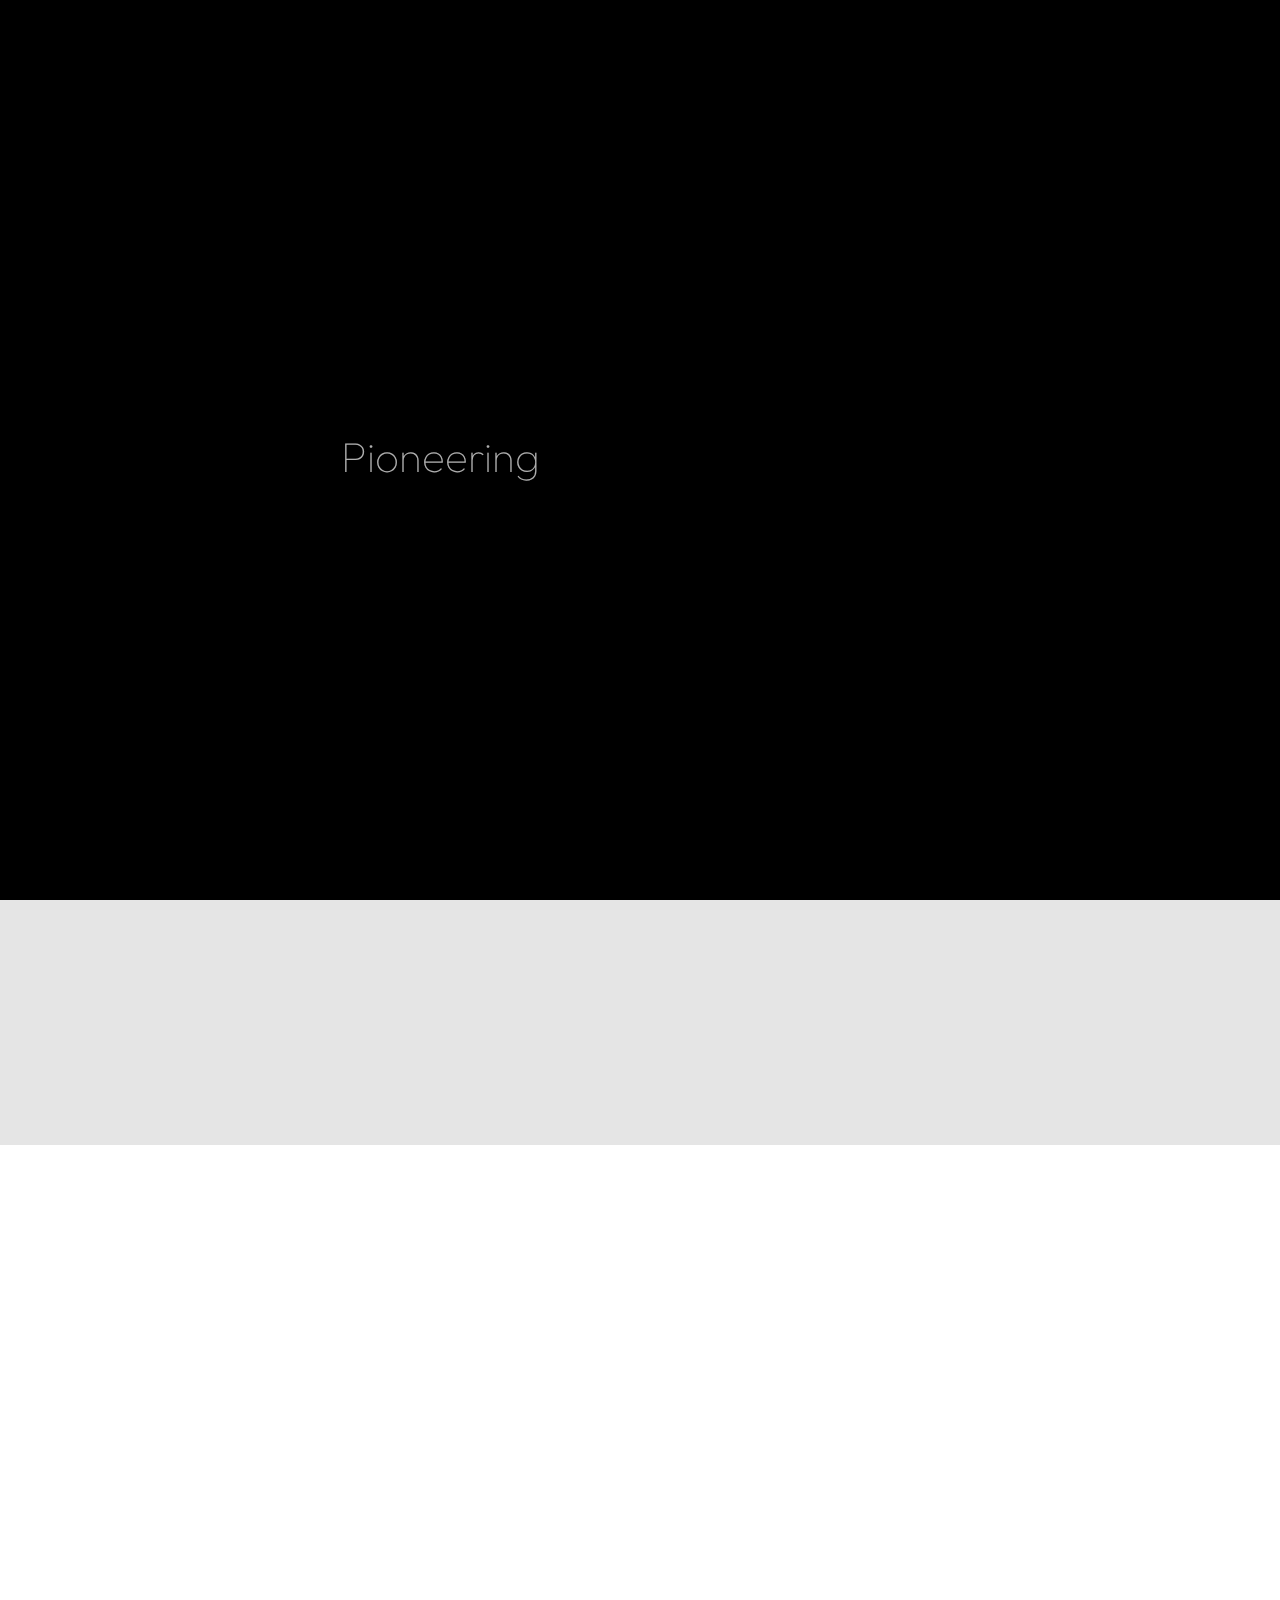
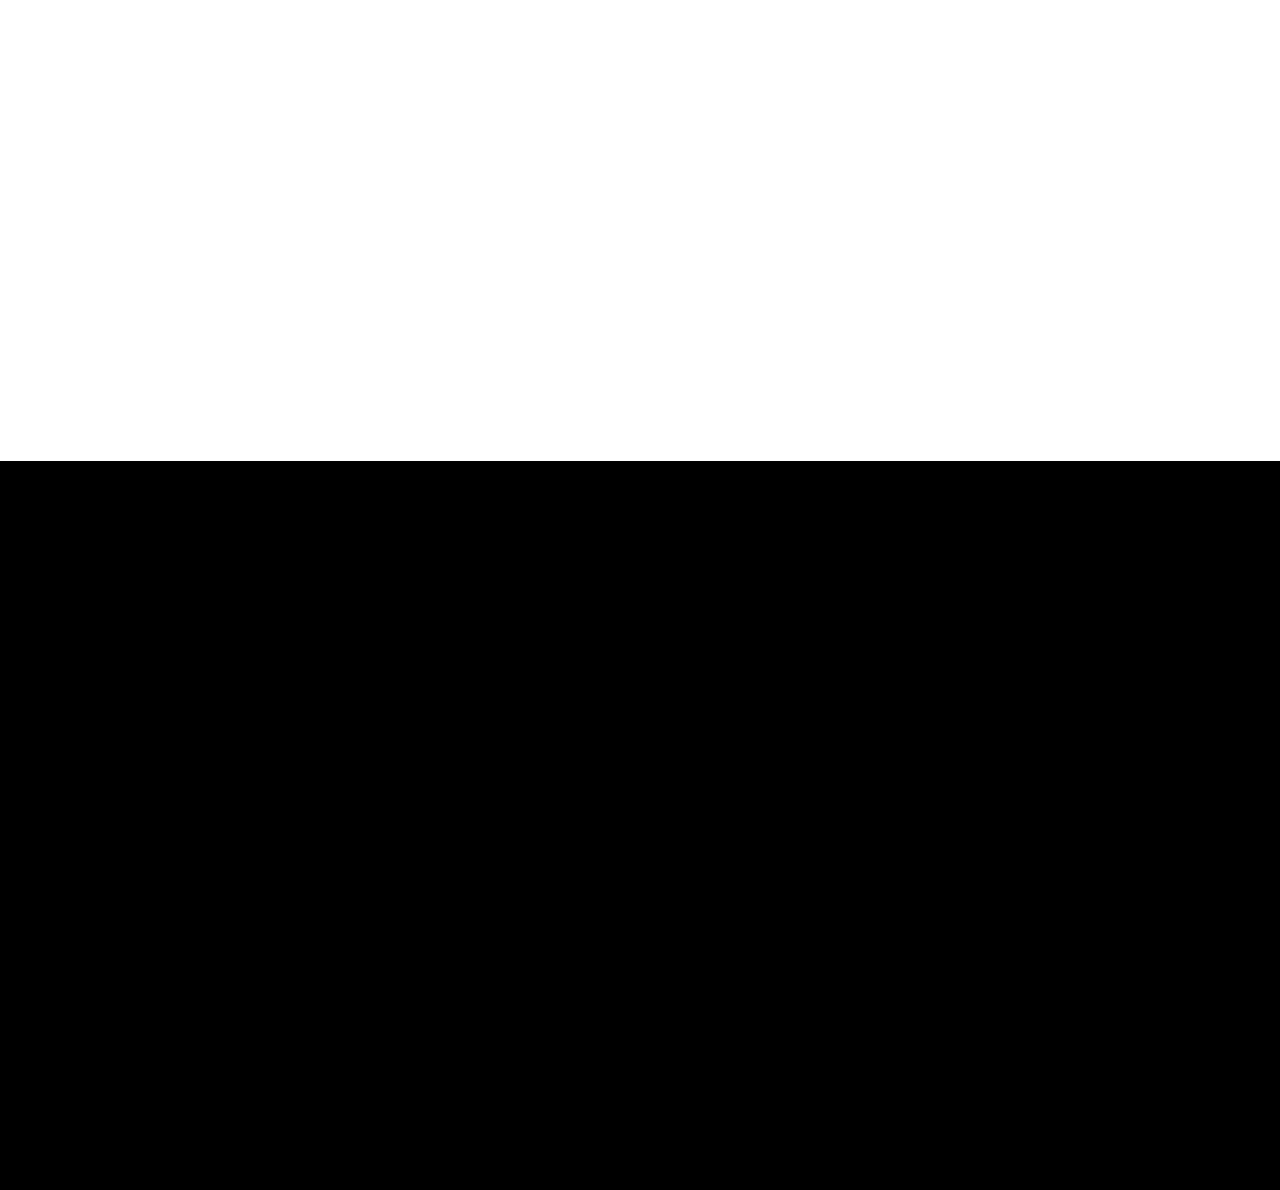
<file: contact.html>
<!DOCTYPE html>
<html lang="zxx">

<head>

    <meta charset="UTF-8">
    <meta name="viewport" content="width=device-width, initial-scale=1.0">
    <meta http-equiv="X-UA-Compatible" content="ie=edge">

    <!-- bootstrap grid css -->
    <link rel="stylesheet" href="css/plugins/bootstrap-grid.css">
    <!-- font awesome css -->
    <link rel="stylesheet" href="css/plugins/font-awesome.min.css">
    <!-- swiper css -->
    <link rel="stylesheet" href="css/plugins/swiper.min.css">
    <!-- fancybox css -->
    <link rel="stylesheet" href="css/plugins/fancybox.min.css">
    <!-- ashley scss -->
    <link rel="stylesheet" href="css/style.css">
    <!-- page name -->
    <title>Ashley</title>

</head>

<body>

    <!-- wrapper -->
    <div class="mil-wrapper" id="top">

        <!-- cursor -->
        <div class="mil-ball">
            <span class="mil-icon-1">
                <svg viewBox="0 0 128 128">
                    <path d="M106.1,41.9c-1.2-1.2-3.1-1.2-4.2,0c-1.2,1.2-1.2,3.1,0,4.2L116.8,61H11.2l14.9-14.9c1.2-1.2,1.2-3.1,0-4.2	c-1.2-1.2-3.1-1.2-4.2,0l-20,20c-1.2,1.2-1.2,3.1,0,4.2l20,20c0.6,0.6,1.4,0.9,2.1,0.9s1.5-0.3,2.1-0.9c1.2-1.2,1.2-3.1,0-4.2	L11.2,67h105.5l-14.9,14.9c-1.2,1.2-1.2,3.1,0,4.2c0.6,0.6,1.4,0.9,2.1,0.9s1.5-0.3,2.1-0.9l20-20c1.2-1.2,1.2-3.1,0-4.2L106.1,41.9	z" />
                </svg>
            </span>
            <div class="mil-more-text">More</div>
            <div class="mil-choose-text">Сhoose</div>
        </div>
        <!-- cursor end -->

        <!-- preloader -->
        <div class="mil-preloader">
            <div class="mil-preloader-animation">
                <div class="mil-pos-abs mil-animation-1">
                    <p class="mil-h3 mil-muted mil-thin">Pioneering</p>
                    <p class="mil-h3 mil-muted">Creative</p>
                    <p class="mil-h3 mil-muted mil-thin">Excellence</p>
                </div>
                <div class="mil-pos-abs mil-animation-2">
                    <div class="mil-reveal-frame">
                        <p class="mil-reveal-box"></p>
                        <p class="mil-h3 mil-muted mil-thin">ashley.com</p>
                    </div>
                </div>
            </div>
        </div>
        <!-- preloader end -->

        <!-- scrollbar progress -->
        <div class="mil-progress-track">
            <div class="mil-progress"></div>
        </div>
        <!-- scrollbar progress end -->

        <!-- menu -->
        <div class="mil-menu-frame">
            <!-- frame clone -->
            <div class="mil-frame-top">
                <a href="home-1.html" class="mil-logo">A.</a>
                <div class="mil-menu-btn">
                    <span></span>
                </div>
            </div>
            <!-- frame clone end -->
            <div class="container">
                <div class="mil-menu-content">
                    <div class="row">
                        <div class="col-xl-5">

                            <nav class="mil-main-menu" id="swupMenu">
                                <ul>
                                    <li class="mil-has-children">
                                        <a href="#.">Homepage</a>
                                        <ul>
                                            <li><a href="home-1.html">Landing page</a></li>
                                            <li><a href="home-2.html">Personal</a></li>
                                            <li><a href="portfolio-3.html">Portfolio slider</a></li>
                                        </ul>
                                    </li>
                                    <li class="mil-has-children">
                                        <a href="#.">Portfolio</a>
                                        <ul>
                                            <li><a href="portfolio-1.html">Grid type 1</a></li>
                                            <li><a href="portfolio-2.html">Grid type 2</a></li>
                                            <li><a href="portfolio-3.html">Slider</a></li>
                                        </ul>
                                    </li>
                                    <li class="mil-has-children">
                                        <a href="#.">Services</a>
                                        <ul>
                                            <li><a href="services.html">Services List</a></li>
                                            <li><a href="service.html">Single service</a></li>
                                        </ul>
                                    </li>
                                    <li class="mil-has-children">
                                        <a href="#.">Newsletter</a>
                                        <ul>
                                            <li><a href="blog.html">Blog List</a></li>
                                            <li><a href="publication.html">Publication</a></li>
                                        </ul>
                                    </li>
                                    <li class="mil-has-children mil-active">
                                        <a href="#.">Other pages</a>
                                        <ul>
                                            <li><a href="team.html">Team</a></li>
                                            <li><a href="contact.html">Contact</a></li>
                                            <li><a href="404.html">404</a></li>
                                        </ul>
                                    </li>
                                </ul>
                            </nav>

                        </div>
                        <div class="col-xl-7">

                            <div class="mil-menu-right-frame">
                                <div class="mil-animation-in">
                                    <div class="mil-animation-frame">
                                        <div class="mil-animation mil-position-1 mil-scale" data-value-1="2" data-value-2="2"></div>
                                    </div>
                                </div>
                                <div class="mil-menu-right">
                                    <div class="row">
                                        <div class="col-lg-8 mil-mb-60">

                                            <h6 class="mil-muted mil-mb-30">Projects</h6>

                                            <ul class="mil-menu-list">
                                                <li><a href="project-1.html" class="mil-light-soft">Interior design studio</a></li>
                                                <li><a href="project-2.html" class="mil-light-soft">Home Security Camera</a></li>
                                                <li><a href="project-3.html" class="mil-light-soft">Kemia Honest Skincare</a></li>
                                                <li><a href="project-4.html" class="mil-light-soft">Cascade of Lava</a></li>
                                                <li><a href="project-5.html" class="mil-light-soft">Air Pro by Molekule</a></li>
                                                <li><a href="project-6.html" class="mil-light-soft">Tony's Chocolonely</a></li>
                                            </ul>

                                        </div>
                                        <div class="col-lg-4 mil-mb-60">

                                            <h6 class="mil-muted mil-mb-30">Useful links</h6>

                                            <ul class="mil-menu-list">
                                                <li><a href="#." class="mil-light-soft">Privacy Policy</a></li>
                                                <li><a href="#." class="mil-light-soft">Terms and conditions</a></li>
                                                <li><a href="#." class="mil-light-soft">Cookie Policy</a></li>
                                                <li><a href="#." class="mil-light-soft">Careers</a></li>
                                            </ul>

                                        </div>
                                    </div>
                                    <div class="mil-divider mil-mb-60"></div>
                                    <div class="row justify-content-between">

                                        <div class="col-lg-4 mil-mb-60">

                                            <h6 class="mil-muted mil-mb-30">Canada</h6>

                                            <p class="mil-light-soft mil-up">71 South Los Carneros Road, California <span class="mil-no-wrap">+51 174 705 812</span></p>

                                        </div>
                                        <div class="col-lg-4 mil-mb-60">

                                            <h6 class="mil-muted mil-mb-30">Germany</h6>

                                            <p class="mil-light-soft">Leehove 40, 2678 MC De Lier, Netherlands <span class="mil-no-wrap">+31 174 705 811</span></p>

                                        </div>
                                    </div>
                                </div>
                            </div>

                        </div>
                    </div>
                </div>
            </div>
        </div>
        <!-- menu -->

        <!-- curtain -->
        <div class="mil-curtain"></div>
        <!-- curtain end -->

        <!-- frame -->
        <div class="mil-frame">
            <div class="mil-frame-top">
                <a href="home-1.html" class="mil-logo">A.</a>
                <div class="mil-menu-btn">
                    <span></span>
                </div>
            </div>
            <div class="mil-frame-bottom">
                <div class="mil-current-page"></div>
                <div class="mil-back-to-top">
                    <a href="#top" class="mil-link mil-dark mil-arrow-place">
                        <span>Back to top</span>
                    </a>
                </div>
            </div>
        </div>
        <!-- frame end -->

        <!-- content -->
        <div class="mil-content">
            <div id="swupMain" class="mil-main-transition">

                <!-- banner -->
                <div class="mil-inner-banner mil-p-0-120">
                    <div class="mil-banner-content mil-center mil-up">
                        <div class="container">
                            <ul class="mil-breadcrumbs mil-center mil-mb-60">
                                <li><a href="home-1.html">Homepage</a></li>
                                <li><a href="contact.html">Contact</a></li>
                            </ul>
                            <h1 class="mil-mb-60">Get in touch!</h1>
                            <a href="#contact" class="mil-link mil-dark mil-arrow-place mil-down-arrow">
                                <span>Send message</span>
                            </a>
                        </div>
                    </div>
                </div>
                <!-- banner end -->

                <!-- map -->
                <div class="mil-map-frame mil-up">
                    <div class="mil-map">
                        <iframe src="https://www.google.com/maps/embed?pb=!1m14!1m8!1m3!1d1396.5769090312324!2d-73.6519672!3d45.5673453!3m2!1i1024!2i768!4f13.1!3m3!1m2!1s0x4cc91f8abc30e0ff%3A0xfc6d9cbb49022e9c!2sManoir%20Saint-Joseph!5e0!3m2!1sen!2sua!4v1685485811069!5m2!1sen!2sua" style="border:0;" allowfullscreen="" loading="lazy" referrerpolicy="no-referrer-when-downgrade"></iframe>
                    </div>
                </div>
                <!-- map end -->

                <!-- contact form -->
                <section id="contact">
                    <div class="container mil-p-120-90">
                        <h3 class="mil-center mil-up mil-mb-120">Let's <span class="mil-thin">Talk</span></h3>
                        <form class="row align-items-center">
                            <div class="col-lg-6 mil-up">
                                <input type="text" placeholder="What's your name">
                            </div>
                            <div class="col-lg-6 mil-up">
                                <input type="email" placeholder="Your Email">
                            </div>
                            <div class="col-lg-12 mil-up">
                                <textarea placeholder="Tell us about our project"></textarea>
                            </div>
                            <div class="col-lg-8">
                                <p class="mil-up mil-mb-30"><span class="mil-accent">*</span> We promise not to disclose your personal information to third parties.</p>
                            </div>
                            <div class="col-lg-4">
                                <div class="mil-adaptive-right mil-up mil-mb-30">
                                    <button type="submit" class="mil-button mil-arrow-place">
                                        <span>Send message</span>
                                    </button>
                                </div>
                            </div>
                        </form>
                    </div>
                </section>
                <!-- contact form end -->

                <!-- footer -->
                <footer class="mil-dark-bg">
                    <div class="mi-invert-fix">
                        <div class="container mil-p-120-60">
                            <div class="row justify-content-between">
                                <div class="col-md-4 col-lg-4 mil-mb-60">

                                    <div class="mil-muted mil-logo mil-up mil-mb-30">Ashley.</div>

                                    <p class="mil-light-soft mil-up mil-mb-30">Subscribe our newsletter:</p>

                                    <form class="mil-subscribe-form mil-up">
                                        <input type="text" placeholder="Enter our email">
                                        <button type="submit" class="mil-button mil-icon-button-sm mil-arrow-place"></button>
                                    </form>

                                </div>
                                <div class="col-md-7 col-lg-6">
                                    <div class="row justify-content-end">
                                        <div class="col-md-6 col-lg-7">

                                            <nav class="mil-footer-menu mil-mb-60">
                                                <ul>
                                                    <li class="mil-up mil-active">
                                                        <a href="home-1.html">Home</a>
                                                    </li>
                                                    <li class="mil-up">
                                                        <a href="portfolio-1.html">Portfolio</a>
                                                    </li>
                                                    <li class="mil-up">
                                                        <a href="services.html">Services</a>
                                                    </li>
                                                    <li class="mil-up">
                                                        <a href="contact.html">Contact</a>
                                                    </li>
                                                    <li class="mil-up">
                                                        <a href="blog.html">Blog</a>
                                                    </li>
                                                </ul>
                                            </nav>

                                        </div>
                                        <div class="col-md-6 col-lg-5">

                                            <ul class="mil-menu-list mil-up mil-mb-60">
                                                <li><a href="#." class="mil-light-soft">Privacy Policy</a></li>
                                                <li><a href="#." class="mil-light-soft">Terms and conditions</a></li>
                                                <li><a href="#." class="mil-light-soft">Cookie Policy</a></li>
                                                <li><a href="#." class="mil-light-soft">Careers</a></li>
                                            </ul>

                                        </div>
                                    </div>
                                </div>
                            </div>

                            <div class="row justify-content-between flex-sm-row-reverse">
                                <div class="col-md-7 col-lg-6">

                                    <div class="row justify-content-between">

                                        <div class="col-md-6 col-lg-5 mil-mb-60">

                                            <h6 class="mil-muted mil-up mil-mb-30">Canada</h6>

                                            <p class="mil-light-soft mil-up">71 South Los Carneros Road, California <span class="mil-no-wrap">+51 174 705 812</span></p>

                                        </div>
                                        <div class="col-md-6 col-lg-5 mil-mb-60">

                                            <h6 class="mil-muted mil-up mil-mb-30">Germany</h6>

                                            <p class="mil-light-soft mil-up">Leehove 40, 2678 MC De Lier, Netherlands <span class="mil-no-wrap">+31 174 705 811</span></p>

                                        </div>
                                    </div>

                                </div>
                                <div class="col-md-4 col-lg-6 mil-mb-60">

                                    <div class="mil-vert-between">
                                        <div class="mil-mb-30">
                                            <ul class="mil-social-icons mil-up">
                                                <li><a href="#." target="_blank" class="social-icon"> <i class="far fa-circle"></i></a></li>
                                                <li><a href="#." target="_blank" class="social-icon"> <i class="far fa-circle"></i></a></li>
                                                <li><a href="#." target="_blank" class="social-icon"> <i class="far fa-circle"></i></a></li>
                                                <li><a href="#." target="_blank" class="social-icon"> <i class="far fa-circle"></i></a></li>
                                            </ul>
                                        </div>
                                        <p class="mil-light-soft mil-up">© Copyright 2023 - Mil. All Rights Reserved.</p>
                                    </div>

                                </div>
                            </div>
                        </div>
                    </div>
                </footer>
                <!-- footer end -->

                <!-- hidden elements -->
                <div class="mil-hidden-elements">
                    <div class="mil-dodecahedron">
                        <div class="mil-pentagon">
                            <div></div>
                            <div></div>
                            <div></div>
                            <div></div>
                            <div></div>
                        </div>
                        <div class="mil-pentagon">
                            <div></div>
                            <div></div>
                            <div></div>
                            <div></div>
                            <div></div>
                        </div>
                        <div class="mil-pentagon">
                            <div></div>
                            <div></div>
                            <div></div>
                            <div></div>
                            <div></div>
                        </div>
                        <div class="mil-pentagon">
                            <div></div>
                            <div></div>
                            <div></div>
                            <div></div>
                            <div></div>
                        </div>
                        <div class="mil-pentagon">
                            <div></div>
                            <div></div>
                            <div></div>
                            <div></div>
                            <div></div>
                        </div>
                        <div class="mil-pentagon">
                            <div></div>
                            <div></div>
                            <div></div>
                            <div></div>
                            <div></div>
                        </div>
                        <div class="mil-pentagon">
                            <div></div>
                            <div></div>
                            <div></div>
                            <div></div>
                            <div></div>
                        </div>
                        <div class="mil-pentagon">
                            <div></div>
                            <div></div>
                            <div></div>
                            <div></div>
                            <div></div>
                        </div>
                        <div class="mil-pentagon">
                            <div></div>
                            <div></div>
                            <div></div>
                            <div></div>
                            <div></div>
                        </div>
                        <div class="mil-pentagon">
                            <div></div>
                            <div></div>
                            <div></div>
                            <div></div>
                            <div></div>
                        </div>
                        <div class="mil-pentagon">
                            <div></div>
                            <div></div>
                            <div></div>
                            <div></div>
                            <div></div>
                        </div>
                        <div class="mil-pentagon">
                            <div></div>
                            <div></div>
                            <div></div>
                            <div></div>
                            <div></div>
                        </div>
                    </div>

                    <svg xmlns="http://www.w3.org/2000/svg" viewBox="0 0 24 24" class="mil-arrow">
                        <path d="M 14 5.3417969 C 13.744125 5.3417969 13.487969 5.4412187 13.292969 5.6367188 L 13.207031 5.7226562 C 12.816031 6.1136563 12.816031 6.7467188 13.207031 7.1367188 L 17.070312 11 L 4 11 C 3.448 11 3 11.448 3 12 C 3 12.552 3.448 13 4 13 L 17.070312 13 L 13.207031 16.863281 C 12.816031 17.254281 12.816031 17.887344 13.207031 18.277344 L 13.292969 18.363281 C 13.683969 18.754281 14.317031 18.754281 14.707031 18.363281 L 20.363281 12.707031 C 20.754281 12.316031 20.754281 11.682969 20.363281 11.292969 L 14.707031 5.6367188 C 14.511531 5.4412187 14.255875 5.3417969 14 5.3417969 z" />
                    </svg>

                    <svg width="250" viewBox="0 0 300 1404" fill="none" xmlns="http://www.w3.org/2000/svg" class="mil-lines">
                        <path fill-rule="evenodd" clip-rule="evenodd" d="M1 892L1 941H299V892C299 809.71 232.29 743 150 743C67.7096 743 1 809.71 1 892ZM0 942H300V892C300 809.157 232.843 742 150 742C67.1573 742 0 809.157 0 892L0 942Z" class="mil-move" />
                        <path fill-rule="evenodd" clip-rule="evenodd" d="M299 146V97L1 97V146C1 228.29 67.7096 295 150 295C232.29 295 299 228.29 299 146ZM300 96L0 96V146C0 228.843 67.1573 296 150 296C232.843 296 300 228.843 300 146V96Z" class="mil-move" />
                        <path fill-rule="evenodd" clip-rule="evenodd" d="M299 1H1V1403H299V1ZM0 0V1404H300V0H0Z" />
                        <path fill-rule="evenodd" clip-rule="evenodd" d="M150 -4.37115e-08L150 1404L149 1404L149 0L150 -4.37115e-08Z" />
                        <path fill-rule="evenodd" clip-rule="evenodd" d="M150 1324C232.29 1324 299 1257.29 299 1175C299 1092.71 232.29 1026 150 1026C67.7096 1026 1 1092.71 1 1175C1 1257.29 67.7096 1324 150 1324ZM150 1325C232.843 1325 300 1257.84 300 1175C300 1092.16 232.843 1025 150 1025C67.1573 1025 0 1092.16 0 1175C0 1257.84 67.1573 1325 150 1325Z" class="mil-move" />
                        <path fill-rule="evenodd" clip-rule="evenodd" d="M300 1175H0V1174H300V1175Z" class="mil-move" />
                        <path fill-rule="evenodd" clip-rule="evenodd" d="M150 678C232.29 678 299 611.29 299 529C299 446.71 232.29 380 150 380C67.7096 380 1 446.71 1 529C1 611.29 67.7096 678 150 678ZM150 679C232.843 679 300 611.843 300 529C300 446.157 232.843 379 150 379C67.1573 379 0 446.157 0 529C0 611.843 67.1573 679 150 679Z" class="mil-move" />
                        <path fill-rule="evenodd" clip-rule="evenodd" d="M299 380H1V678H299V380ZM0 379V679H300V379H0Z" class="mil-move" />
                    </svg>
                </div>
                <!-- hidden elements end -->

            </div>
        </div>
        <!-- content -->
    </div>
    <!-- wrapper end -->

    <!-- jQuery js -->
    <script src="js/plugins/jquery.min.js"></script>
    <!-- swup js -->
    <script src="js/plugins/swup.min.js"></script>
    <!-- swiper js -->
    <script src="js/plugins/swiper.min.js"></script>
    <!-- fancybox js -->
    <script src="js/plugins/fancybox.min.js"></script>
    <!-- gsap js -->
    <script src="js/plugins/gsap.min.js"></script>
    <!-- scroll smoother -->
    <script src="js/plugins/smooth-scroll.js"></script>
    <!-- scroll trigger js -->
    <script src="js/plugins/ScrollTrigger.min.js"></script>
    <!-- scroll to js -->
    <script src="js/plugins/ScrollTo.min.js"></script>
    <!-- ashley js -->
    <script src="js/main.js"></script>

</body>

</html>
</file>
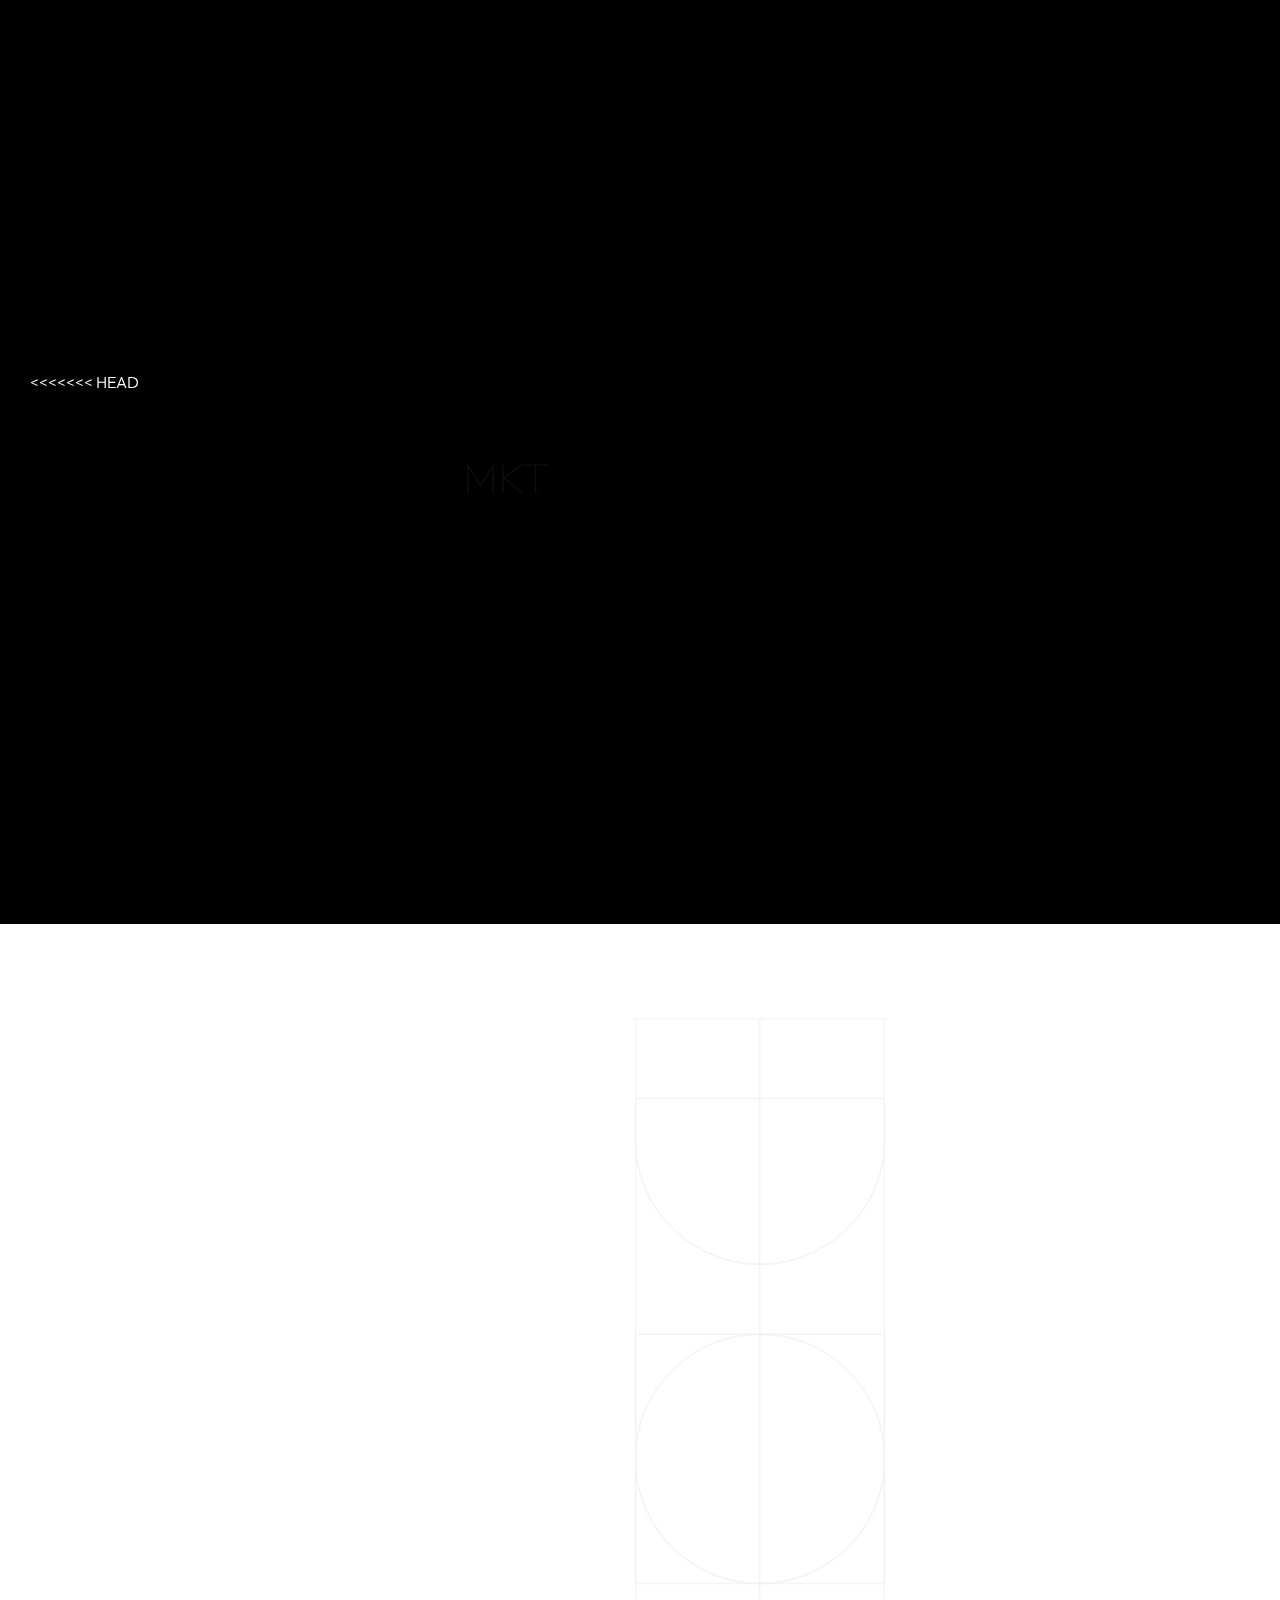
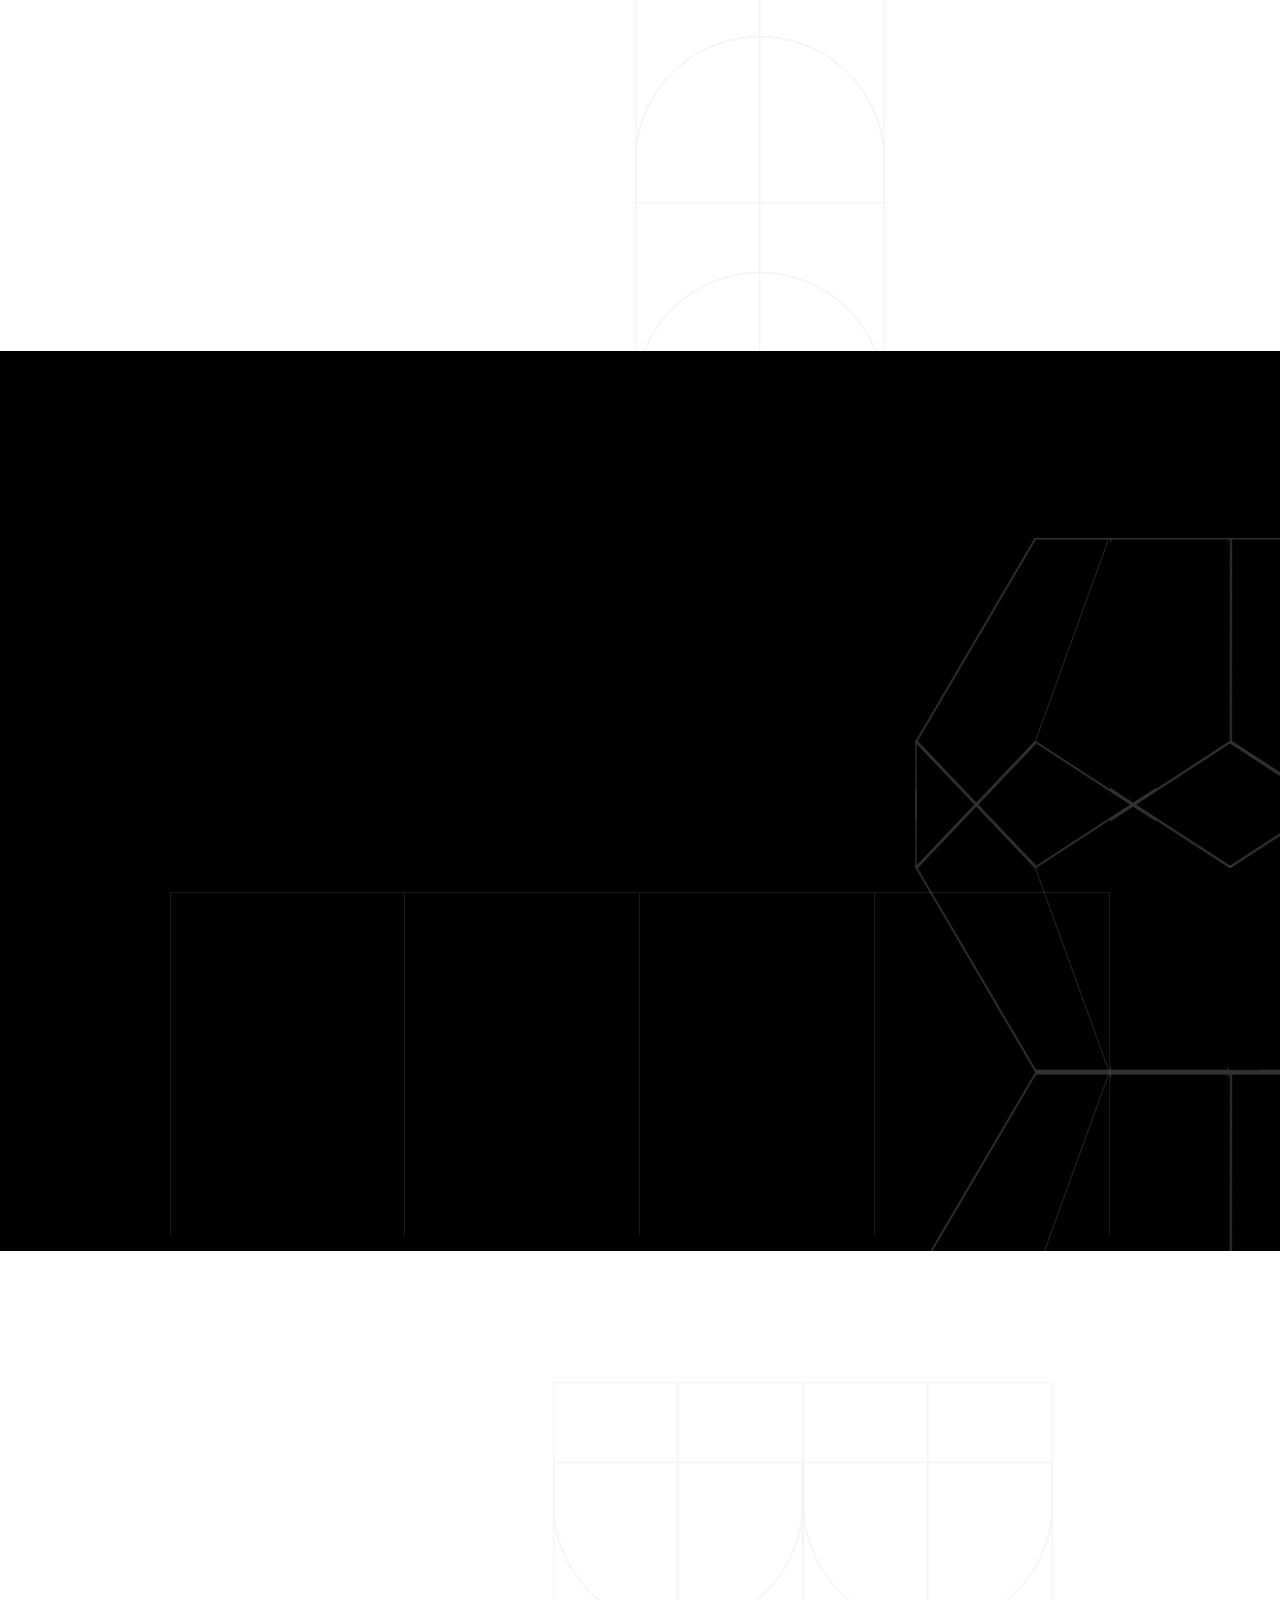
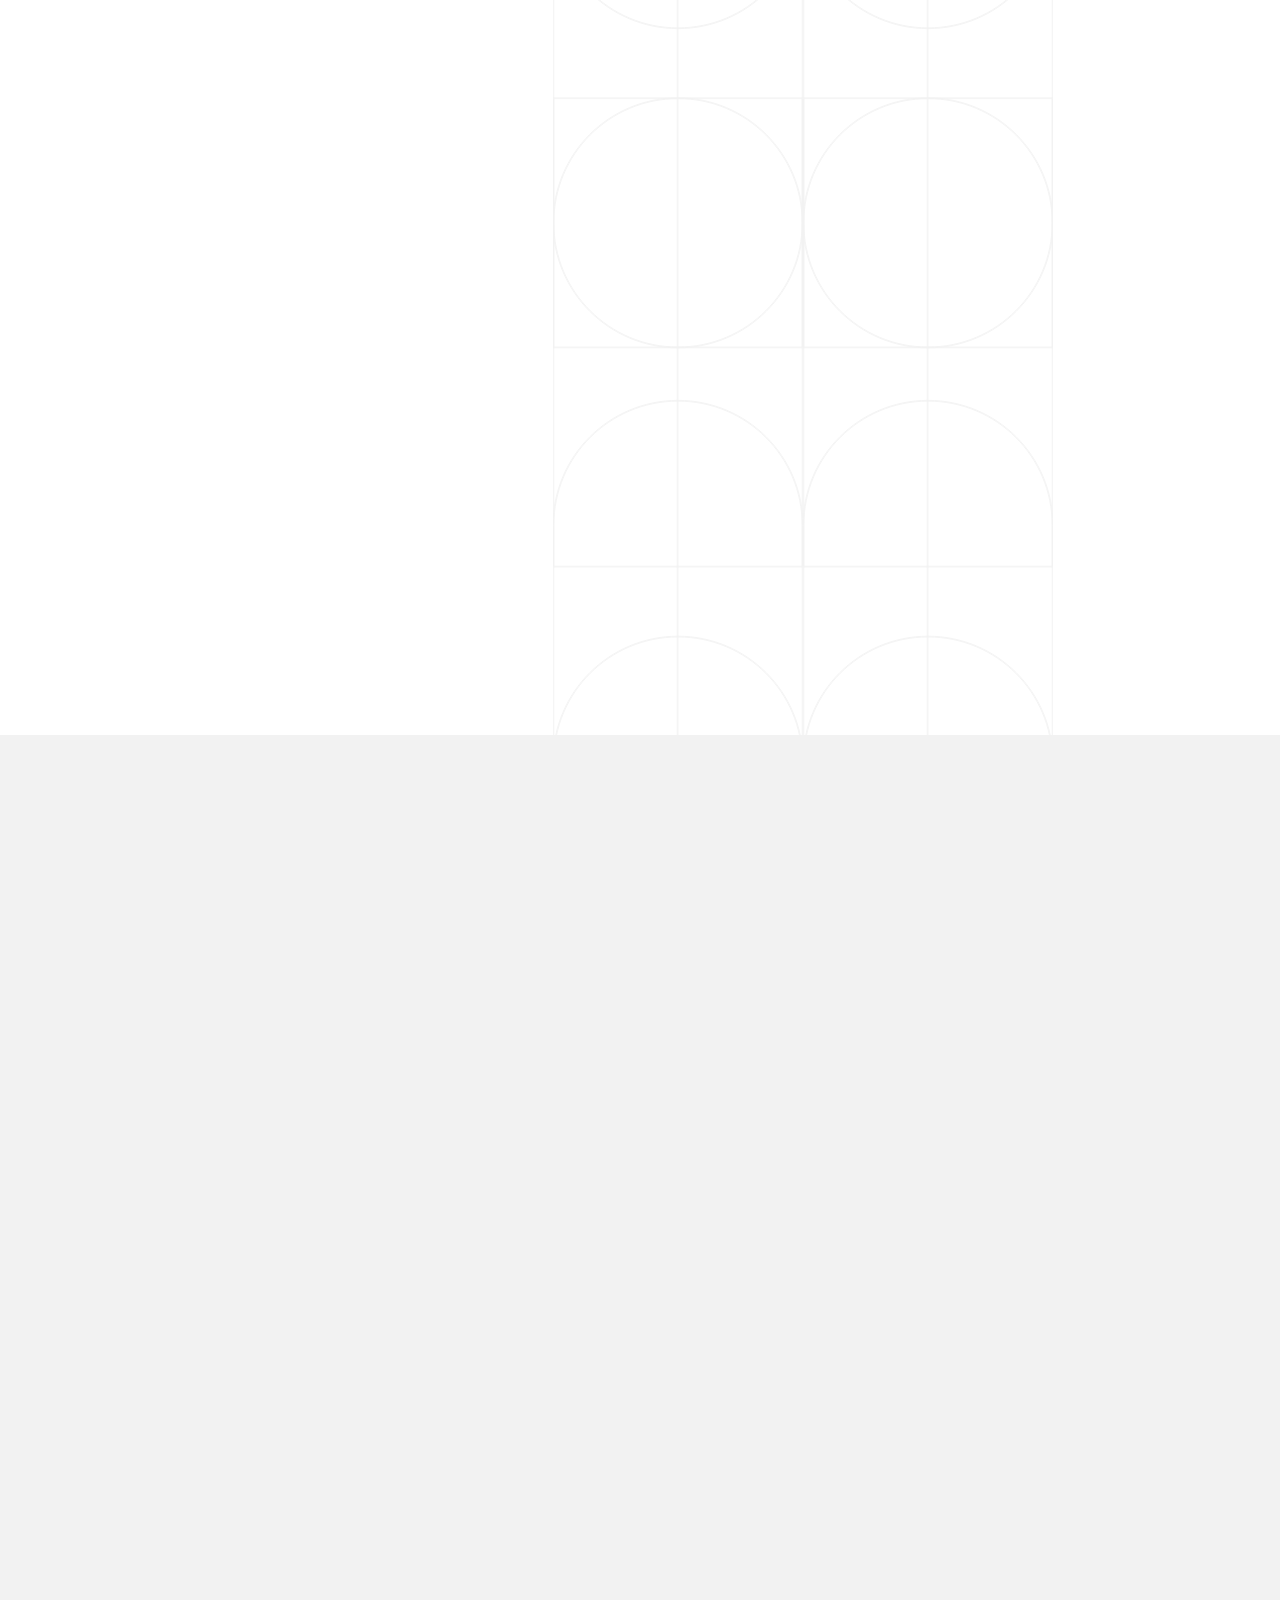
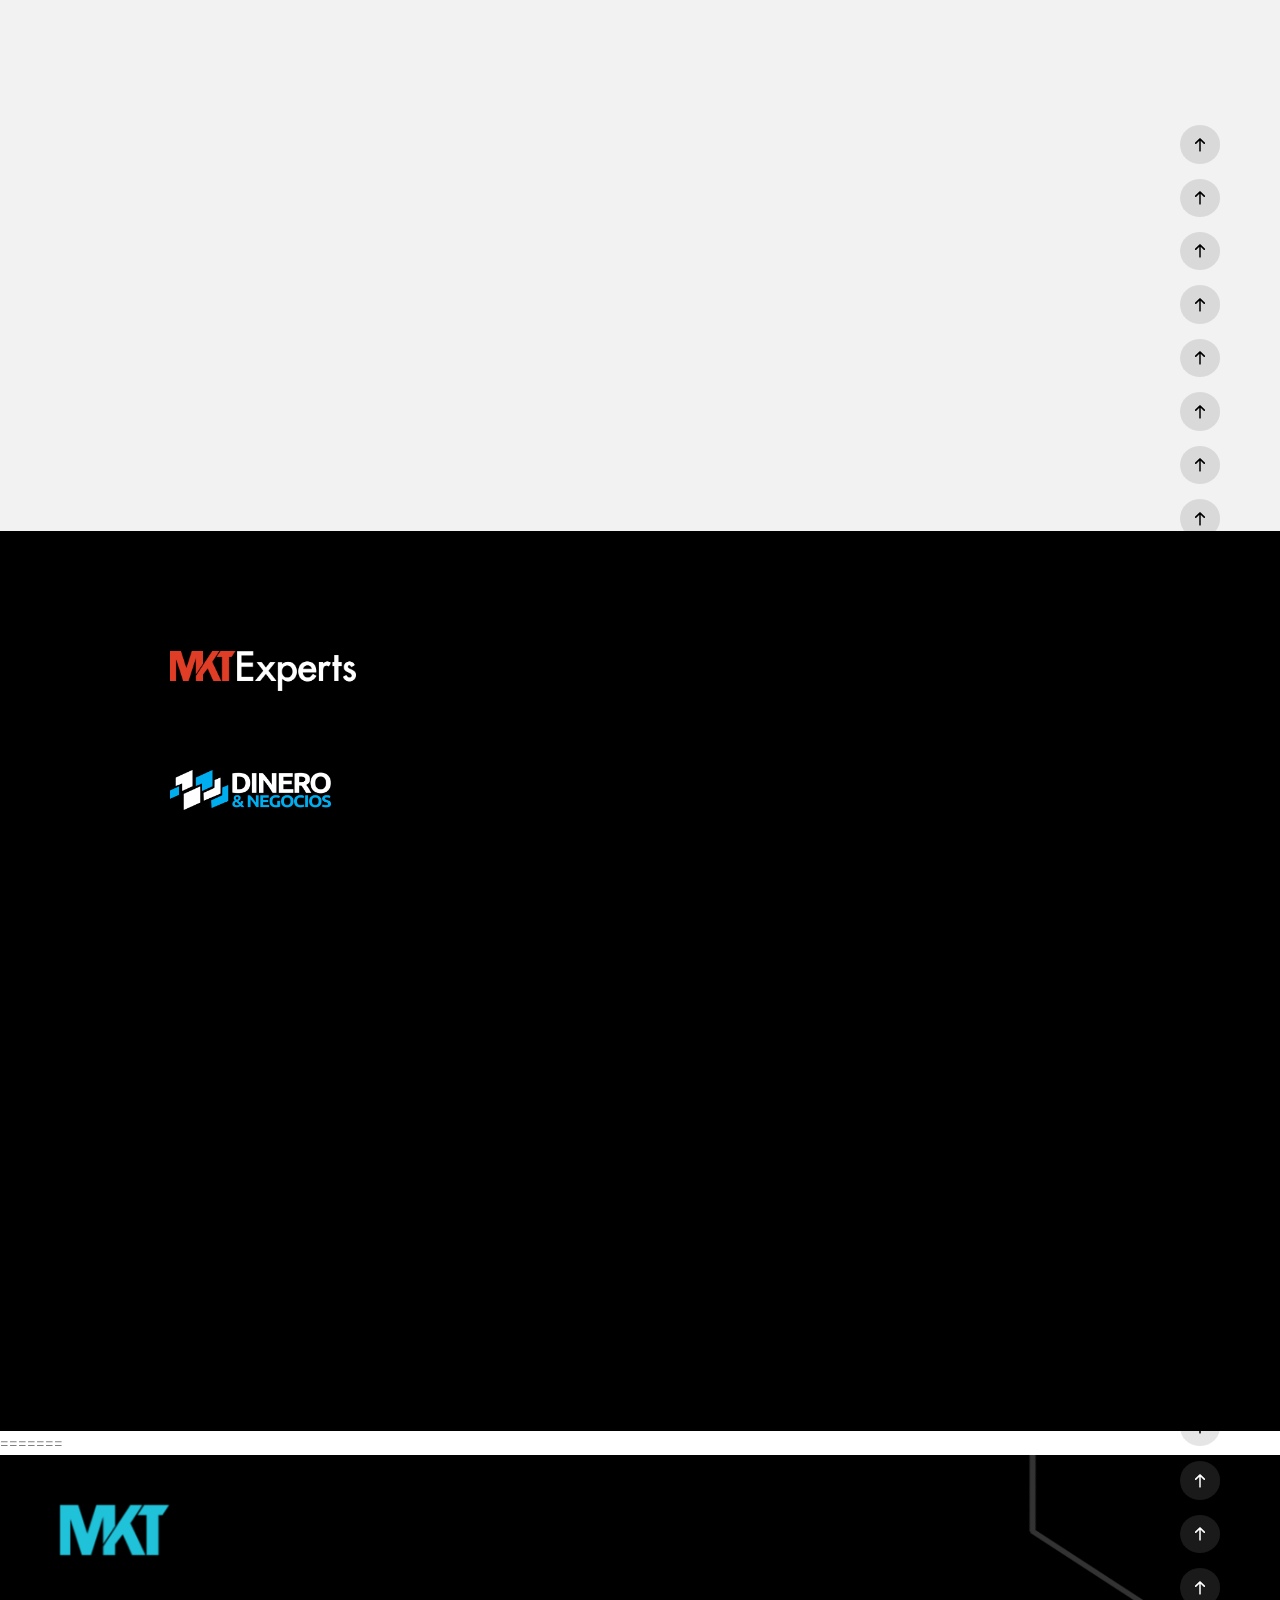
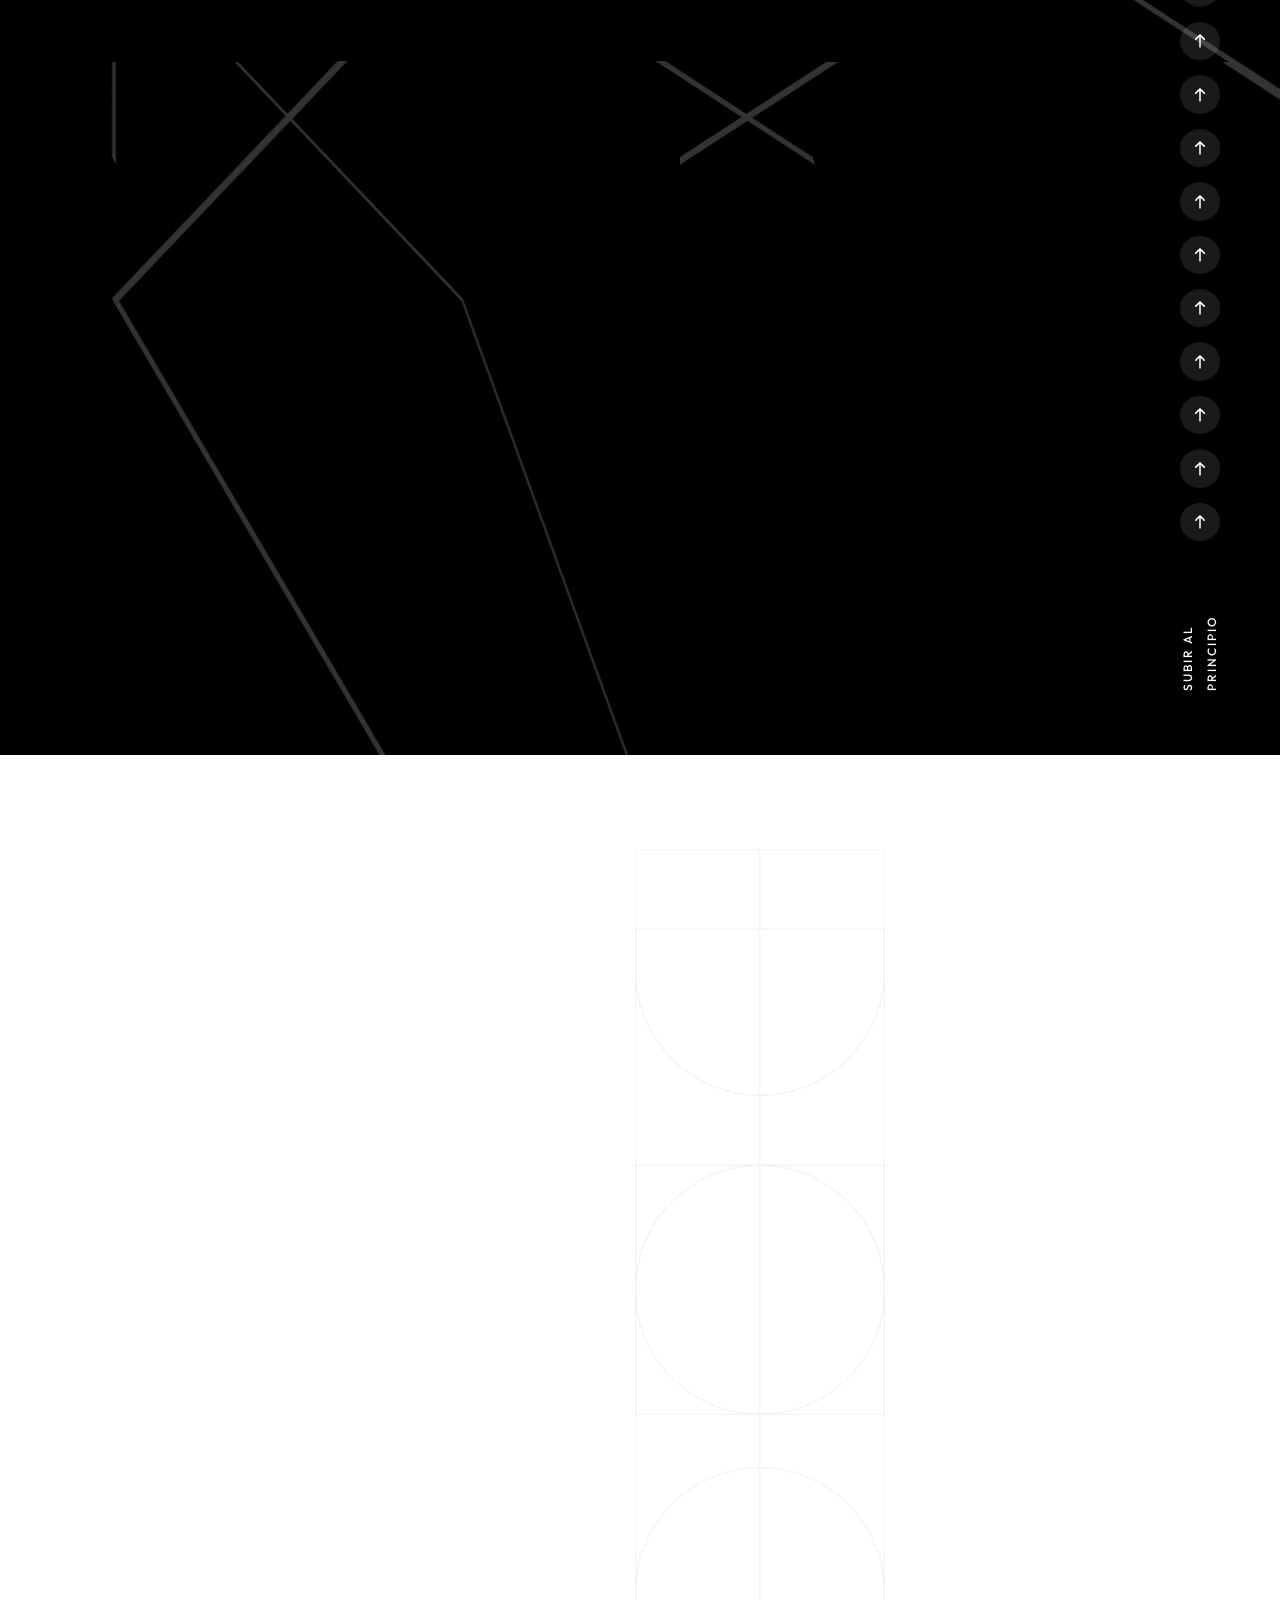
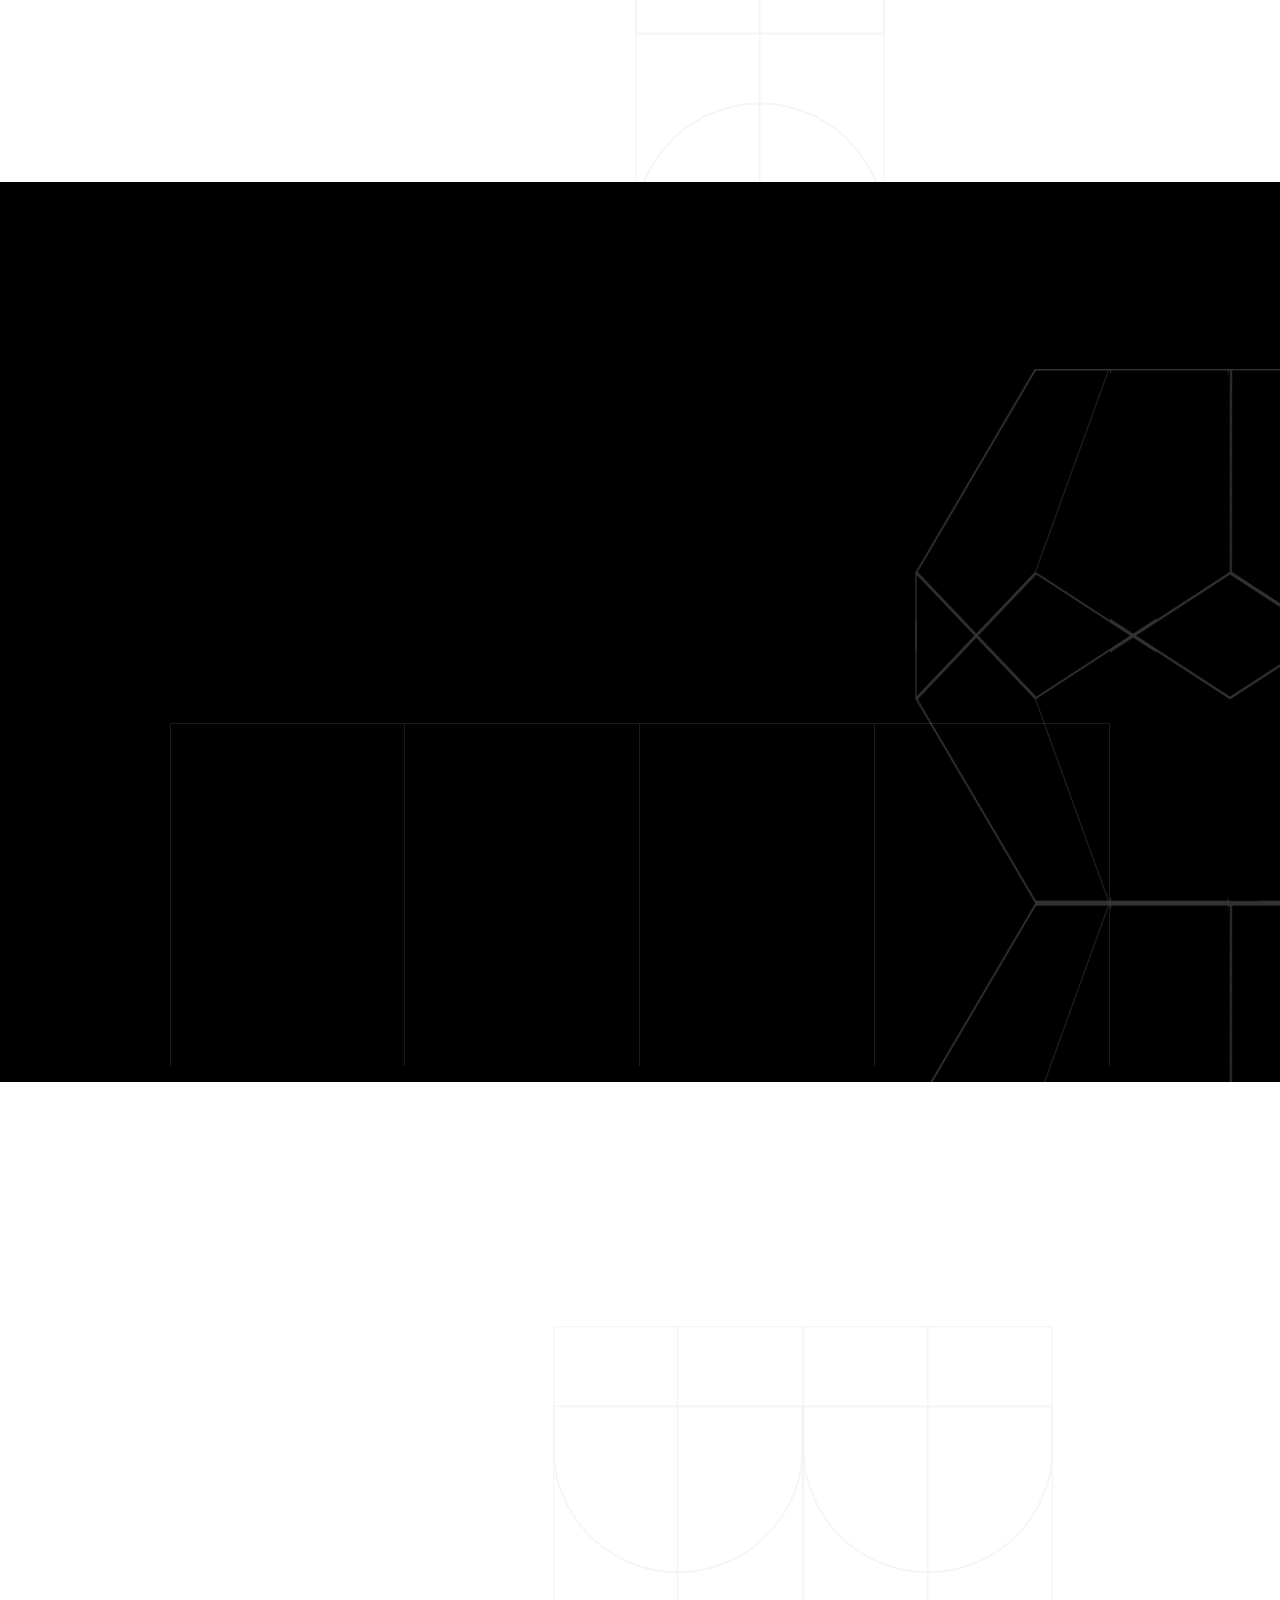
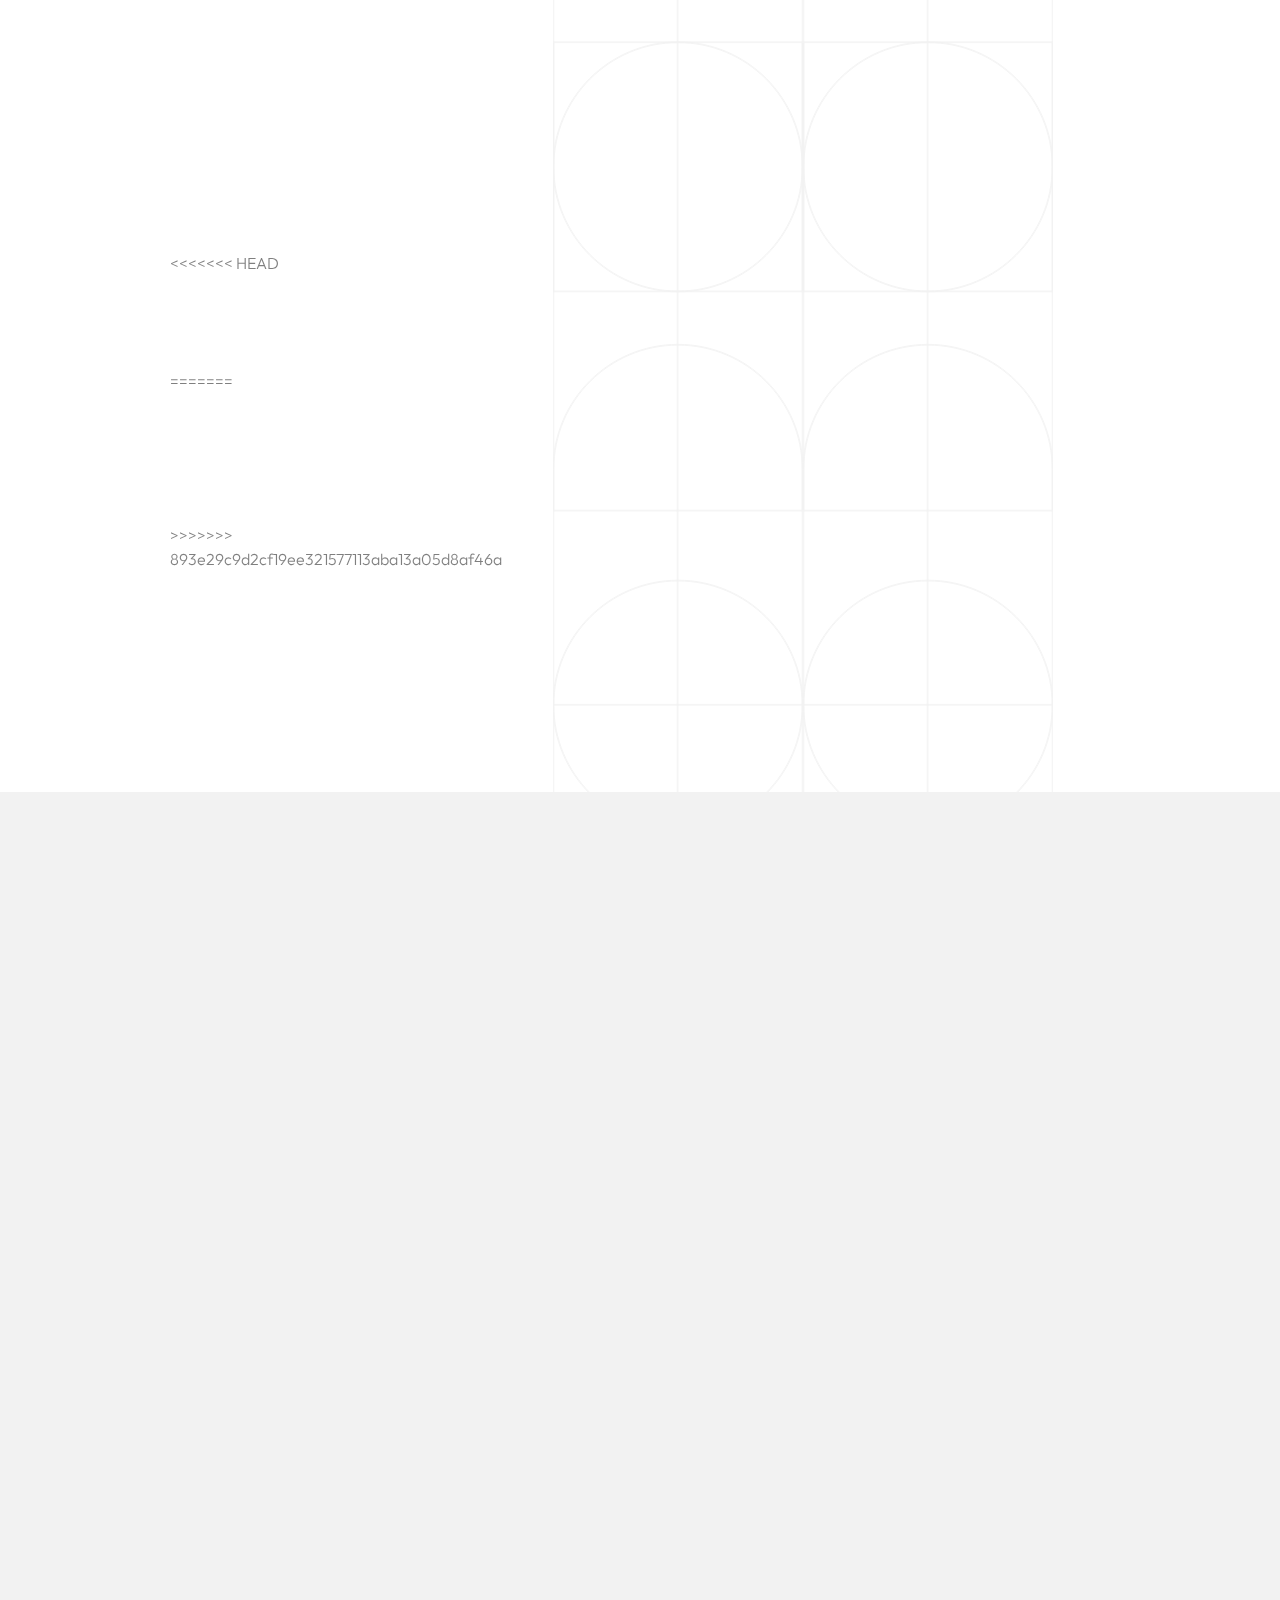
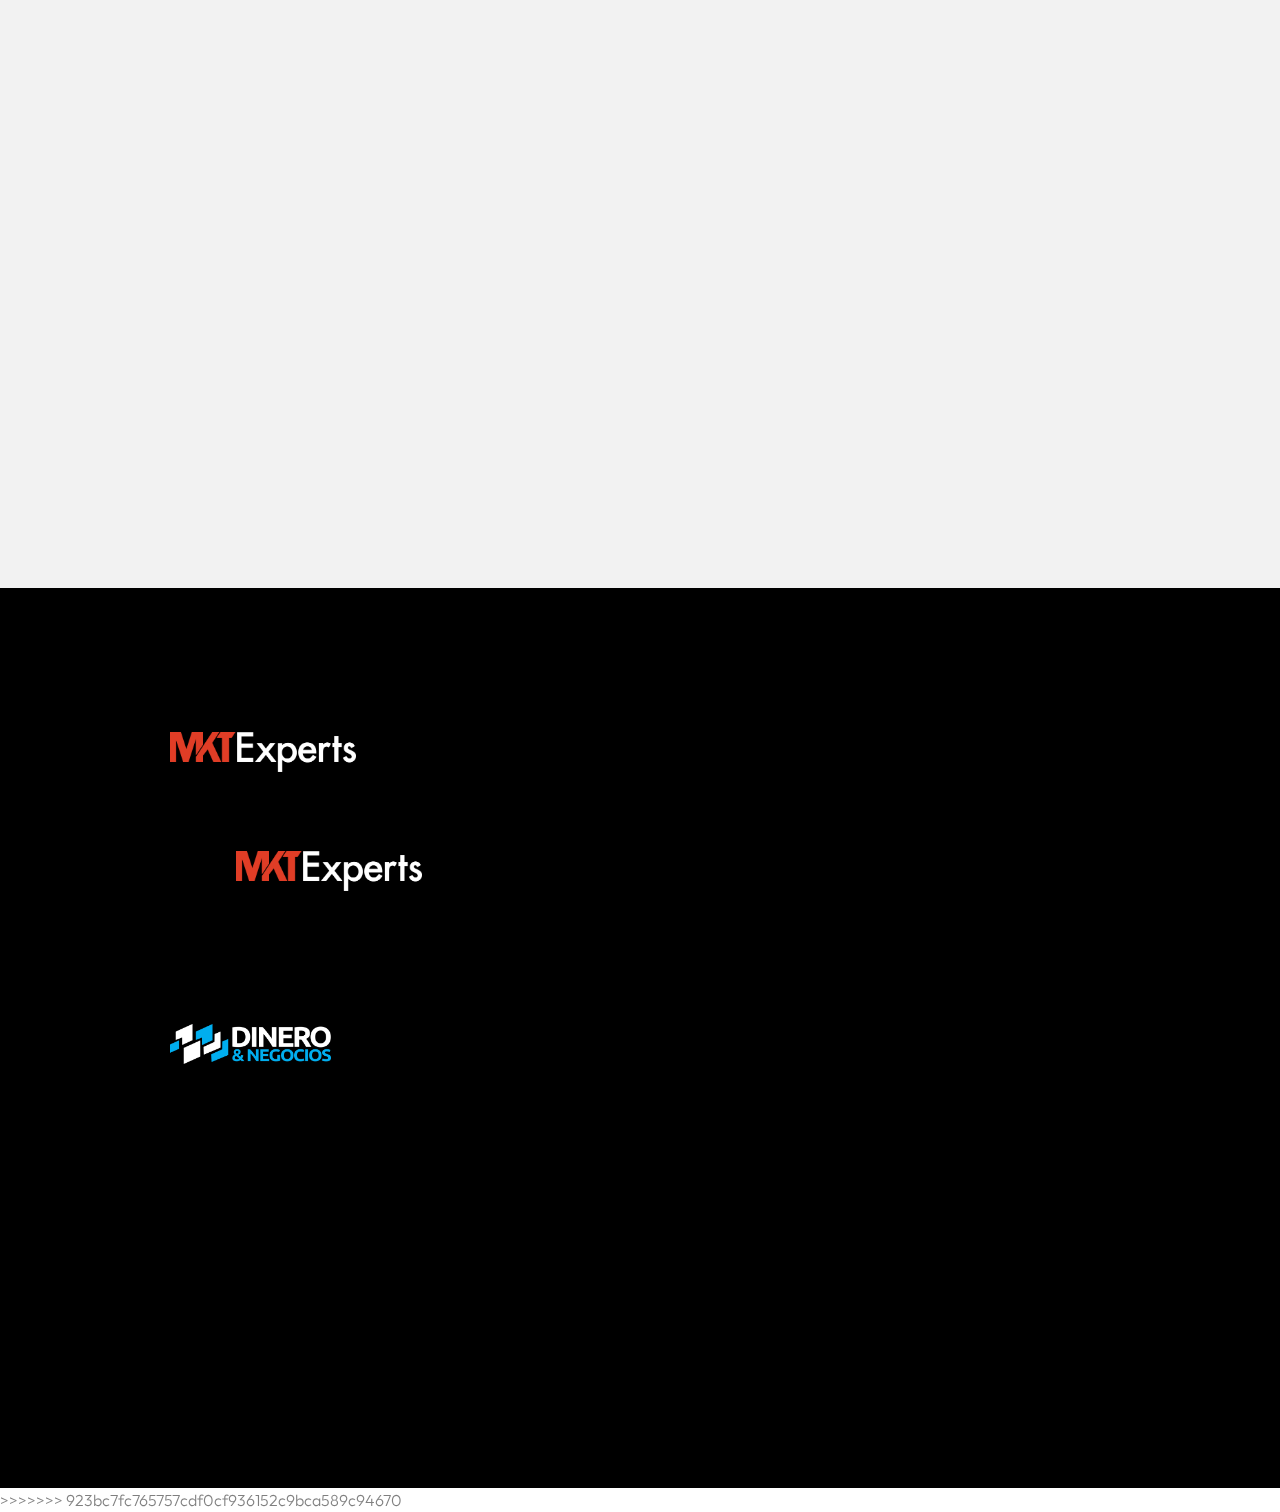
<file: health.html>
<<<<<<< HEAD
<!DOCTYPE html>
<html lang="zxx">

<head>

        
    <meta charset="UTF-8">
    <meta name="viewport" content="width=device-width, initial-scale=1.0">
    <meta http-equiv="X-UA-Compatible" content="ie=edge">

    <!-- bootstrap grid css -->
    <link rel="stylesheet" href="css/plugins/bootstrap-grid.css">
    <!-- font awesome css -->
    <link rel="stylesheet" href="css/plugins/font-awesome.min.css">
    <!-- swiper css -->
    <link rel="stylesheet" href="css/plugins/swiper.min.css">   
    <!-- fancybox css -->
    <link rel="stylesheet" href="css/plugins/fancybox.min.css">
    <!-- ashley scss -->
    <link rel="stylesheet" href="css/style.css">

    <link rel="stylesheet" href="./css/styles-general.css">

    <!-- page name -->
    <title>MKT Health</title>
    <link rel="icon" href="./img/icons/MKT_FAVICON.png" type="image/png">

</head>

<body>

    <!-- wrapper -->
    <div class="mil-wrapper" id="top">
        <div class="mil-preloader">
            <div class="mil-preloader-animation">
                <div class="mil-pos-abs mil-animation-1">
                    <p class="mil-h3 mil-muted mil-thin">MKT</p>
                    <p class="mil-h3 mil-muted">Health</p>
                    <p class="mil-h3 mil-muted mil-thin">2024</p>
                </div>
                <div class="mil-pos-abs mil-animation-2">
                    <div class="mil-reveal-frame">
                        <p class="mil-reveal-box"></p>
                        <p class="mil-h3 mil-muted mil-thin" style="font-size: 30px;">Powered by
                            <img src="img/icons/D&N_BW.png" alt="Logo" class="powered-by-logo">
                        </p>
                    </div>
                </div>
            </div>
        </div>
        <!-- preloader end -->

        <!-- scrollbar progress -->
        <div class="mil-progress-track">
            <div class="mil-progress"></div>
        </div>
        <!-- scrollbar progress end -->

        <!-- menu -->
        <div class="mil-menu-frame">
            <!-- frame clone -->
            <div class="mil-frame-top">
                <a href="health.html" class="mil-logo">MKT Health</a>
                <div class="mil-menu-btn">
                    <span></span>
                </div>
            </div>
            <!-- frame clone end -->
            <div class="container">
                <div class="mil-menu-content">
                    <div class="row">
                        <div class="col-xl-5">

                            <nav class="mil-main-menu" id="swupMenu">
                                

                                <ul>
                                    <li class="mil-has-children">
                                        <a href="#banner">Inicio</a>
                                    </li>
                                    <li class="mil-has-children">
                                        <a href="#about">Acerca del evento</a>
                                    </li>
                                    <li class="mil-has-children">
                                        <a href="#temas">Temas</a>
                                    </li>
                                    <li class="mil-has-children">
                                        <a href="#ponentes">Ponentes</a>
                                    </li>
                                    <li class="mil-has-children">
                                        <a href="#beneficios">Beneficios</a>
                                    </li>
                                    <li class="mil-has-children">
                                        <a href="#banner">Registro</a>
                                    </li>
                                </ul>
                            </nav>

                        </div>
                        <!-- <div class="col-xl-7">

                            <div class="mil-menu-right-frame">
                                <div class="mil-animation-in">
                                    <div class="mil-animation-frame">
                                        <div class="mil-animation mil-position-1 mil-scale" data-value-1="2" data-value-2="2"></div>
                                    </div>
                                </div>
                                <div class="mil-menu-right">
                                    <div class="row">
                                        <div class="col-lg-8 mil-mb-60">

                                            <h6 class="mil-muted mil-mb-30">Projects</h6>

                                            <ul class="mil-menu-list">
                                                <li><a href="project-1.html" class="mil-light-soft">Interior design studio</a></li>
                                                <li><a href="project-2.html" class="mil-light-soft">Home Security Camera</a></li>
                                                <li><a href="project-3.html" class="mil-light-soft">Kemia Honest Skincare</a></li>
                                                <li><a href="project-4.html" class="mil-light-soft">Cascade of Lava</a></li>
                                                <li><a href="project-5.html" class="mil-light-soft">Air Pro by Molekule</a></li>
                                                <li><a href="project-6.html" class="mil-light-soft">Tony's Chocolonely</a></li>
                                            </ul>

                                        </div>
                                        <div class="col-lg-4 mil-mb-60">

                                            <h6 class="mil-muted mil-mb-30">Useful links</h6>

                                            <ul class="mil-menu-list">
                                                <li><a href="#." class="mil-light-soft">Privacy Policy</a></li>
                                                <li><a href="#." class="mil-light-soft">Terms and conditions</a></li>
                                                <li><a href="#." class="mil-light-soft">Cookie Policy</a></li>
                                                <li><a href="#." class="mil-light-soft">Careers</a></li>
                                            </ul>

                                        </div>
                                    </div>
                                    <div class="mil-divider mil-mb-60"></div>
                                    <div class="row justify-content-between">

                                        <div class="col-lg-4 mil-mb-60">

                                            <h6 class="mil-muted mil-mb-30">Canada</h6>

                                            <p class="mil-light-soft mil-up">71 South Los Carneros Road, California <span class="mil-no-wrap">+51 174 705 812</span></p>

                                        </div>
                                        <div class="col-lg-4 mil-mb-60">

                                            <h6 class="mil-muted mil-mb-30">Germany</h6>

                                            <p class="mil-light-soft">Leehove 40, 2678 MC De Lier, Netherlands <span class="mil-no-wrap">+31 174 705 811</span></p>
                                        </div>
                                    </div>
                                </div>
                            </div>
                        </div> -->
                    </div>
                </div>
            </div>
        </div>
        <!-- menu -->
        
        <!-- curtain -->
        <div class="mil-curtain"></div>
        <!-- curtain end -->

        <!-- frame -->
        <div class="mil-frame">
            <div class="mil-frame-top">
                <img src="./img/icons/MKT_SHORT.png" alt="MKT Logo" class="mkt-logo">
            </div>
            <div class="mil-frame-bottom">
                <div class="mil-current-page"></div>
                <div class="mil-back-to-top">
                    <a href="#banner" class="mil-link mil-dark mil-arrow-place">
                        <span>Subir al principio</span>
                    </a>
                </div>
            </div>
        </div>
        <!-- frame end -->

        <!-- content -->
        <div class="mil-content" id="banner">
            <div id="swupMain" class="mil-main-transition">

                <!-- banner -->
                <section class="mil-banner mil-dark-bg">
                    <div class="mi-invert-fix">
                        <div class="mil-animation-frame">
                            <div class="mil-animation mil-position-1 mil-scale" data-value-1="7" data-value-2="1.6"></div>
                            <div class="mil-animation mil-position-2 mil-scale" data-value-1="4" data-value-2="1"></div>
                            <div class="mil-animation mil-position-3 mil-scale" data-value-1="1.2" data-value-2=".1"></div>
                        </div>

                        <div class="mil-gradient"></div>

                        <div class="container">
                            <div class="mil-banner-content mil-up">

                                <h1 class="mil-muted mil-mb-60">
                                    Bienvenido <span class="mil-thin">a
                                </span>
                                    <br>
                                    <img src="img/icons/MKT_HEALTH_RW.png" alt="" class="welcomeTo">
                                </span>
                                </h1>

                                <div class="row">
                                    <div class="col-md-7 col-lg-5">
                                        <p class="mil-light-soft mil-mb-60">Sumérgete en el futuro del marketing de la salud con nuestro evento exclusivo, MKT HEALTH. Descubre cómo las estrategias innovadoras y la tecnología avanzada pueden transformar la manera en que atraes y retienes pacientes, mejorando la comunicación y maximizando el ROI de tu negocio.</p>
                                        <p class="mil-light-soft mil-mb-60">Fecha: 18 de Julio del 2024 <br> Lugar: <a href="https://maps.app.goo.gl/L7QhF79bskjrddUP9">WTC Ciudad de México</a></p>
                                    </div>
                                </div>

                                <a href="https://www.eventbrite.com.mx/e/mkt-health-tickets-929385074777?aff=oddtdtcreator" class="mil-button mil-arrow-place mil-btn-space">
                                    <span>RESERVA  TU LUGAR</span>
                                </a>
                                
                                <script>
                                  document.querySelectorAll('.mil-button').forEach(function(button) {
                                      button.addEventListener('click', function(event) {
                                          event.preventDefault();
                                          window.location.href = this.href;
                                      });
                                  });
                                  </script>
                                  
                                  <style>
                                  .mil-button {
                                      pointer-events: auto; /* Asegúrate de que los enlaces sean clicables */
                                  }
                                  </style>

                                <div class="mil-circle-text">
                                    <svg version="1.1" xmlns="http://www.w3.org/2000/svg" xmlns:xlink="http://www.w3.org/1999/xlink" x="0px" y="0px" viewBox="0 0 300 300" enable-background="new 0 0 300 300" xml:space="preserve" class="mil-ct-svg mil-rotate" data-value="360">
                                        <defs>
                                            <path id="circlePath" d="M 150, 150 m -60, 0 a 60,60 0 0,1 120,0 a 60,60 0 0,1 -120,0 " />
                                        </defs>
                                        <circle cx="150" cy="100" r="75" fill="none" />
                                        <g>
                                            <use xlink:href="#circlePath" fill="none" />
                                            <text style="letter-spacing: 6.5px">
                                                <!-- circle text -->
                                                <textPath xlink:href="#circlePath">Scroll down - Scroll down - </textPath>
                                            </text>
                                        </g>
                                    </svg>
                                    <a href="#about" class="mil-button mil-arrow-place mil-icon-button mil-arrow-down"></a>
                                </div>

                            </div>
                        </div>
                    </div>
                </section>
                <!-- banner end -->

                <!-- about -->
                <section id="about">
                    <div class="container mil-p-120-30">
                        <div class="row justify-content-between align-items-center">
                            <div class="col-lg-6 col-xl-5">

                                <div class="mil-mb-90">
                                    <h2 class="mil-up mil-mb-60">Acerca del<span class="mil-thin"><b> Evento</b></span></h2>
                                    <p class="mil-up mil-mb-30">En MKT HEALTH, aprenderás de los mejores expertos del sector sobre cómo implementar estrategias de marketing efectivas para atraer pacientes, mejorar la comunicación y maximizar el ROI. Este evento está diseñado para profesionales de la salud que buscan innovar y crecer en un mercado competitivo.</p>
                                    <p class="mil-up mil-mb-60">Sumérgete en las últimas tendencias y tecnologías del marketing en salud, aprendiendo cómo la inteligencia artificial y el big data están transformando la industria. Diseña estrategias personalizadas para clínicas y hospitales, y mejora la comunicación con tus pacientes. Descubre técnicas avanzadas de marketing digital y publicidad médica, y conéctate con otros profesionales del sector para colaborar y aprender juntos.</p>

                                    <div class="mil-about-quote">
                                        <div class="mil-avatar mil-up">
                                            <img src="img/faces/customers/Daniel.webp" alt="Founder">
                                        </div>
                                        <h6 class="mil-quote mil-up">Nos enfocaremos <span class="mil-thin">en tu empresa:</span> Hacerla crecer <span class="mil-thin">es nuestra prioridad</span></h6>
                                    </div>
                                </div>

                            </div>
                            <div class="col-lg-5">

                                <div class="mil-about-photo mil-mb-90">
                                    <div class="mil-lines-place"></div>
                                    <div class="mil-up mil-img-frame" style="padding-bottom: 160%;">
                                        <img src="img/photo/first.webp" alt="img" class="mil-scale" data-value-1="1" data-value-2="1.2">
                                    </div>
                                </div>

                            </div>
                        </div>
                    </div>
                </section>
                <!-- about end -->

                <!-- services -->
                <section class="mil-dark-bg" id="temas">
                    <div class="mi-invert-fix">
                        <div class="mil-animation-frame">
                            <div class="mil-animation mil-position-1 mil-scale" data-value-1="2.4" data-value-2="1.4" style="top: 300px; right: -100px"></div>
                            <div class="mil-animation mil-position-2 mil-scale" data-value-1="2" data-value-2="1" style="left: 150px"></div>
                        </div>
                        <div class="container mil-p-120-0">

                            <div class="mil-mb-120">
                                <div class="row">
                                    <div class="col-lg-10">

                                        <span class="mil-suptitle mil-light-soft mil-suptitle-right mil-up">Profesionales enfocados en ayudar a tu marca<br> a crecer y avanzar.</span>

                                    </div>
                                </div>

                                <div class="mil-complex-text justify-content-center mil-up mil-mb-15">                                    
                                    <h2 class="mil-h1 mil-muted mil-center">Temas <span class="mil-thin">importantes</span></h2>
                                </div>
                                <div class="mil-complex-text justify-content-center mil-up">
                                    <h2 class="mil-h1 mil-muted mil-center">que <span class="mil-thin">abordaremos.</span></h2>                        
                                </div>
                            </div>

                            <div class="row mil-services-grid m-0">
                                <div class="col-md-6 col-lg-3 mil-services-grid-item p-0">

                                    <a href="service.html" class="mil-service-card-sm mil-up">
                                        <h5 class="mil-muted mil-mb-30">Innovación en Marketing de Salud</h5>
                                        <p class="mil-light-soft mil-mb-30">Tendencias y tecnologías como IA y big data para atraer y retener pacientes.</p>
                                    </a>

                                </div>
                                <div class="col-md-6 col-lg-3 mil-services-grid-item p-0">

                                    <a href="service.html" class="mil-service-card-sm mil-up">
                                        <h5 class="mil-muted mil-mb-30">Estrategias Personalizadas</h5>
                                        <p class="mil-light-soft mil-mb-30">Diseño y ejecución de marketing para clínicas y hospitales, con casos de éxito.</p>
                                        
                                    </a>

                                </div>
                                <div class="col-md-6 col-lg-3 mil-services-grid-item p-0">

                                    <a href="service.html" class="mil-service-card-sm mil-up">
                                        <h5 class="mil-muted mil-mb-30">Marketing Digital y Publicidad Médica</h5>
                                        <p class="mil-light-soft mil-mb-30">SEO, SEM y campañas en redes sociales adaptadas al sector salud.</p>
                                    </a>

                                </div>
                                <div class="col-md-6 col-lg-3 mil-services-grid-item p-0">
                                    <a href="#banner" class="mil-service-card-sm mil-up">
                                        <h5 class="mil-muted mil-mb-30">Comunicación Efectiva en Salud</h5>
                                        <p class="mil-light-soft mil-mb-30">Mejora de la comunicación con pacientes y profesionales mediante técnicas avanzadas.</p>
                                    </a>
                                </div>
                            </div>
                        </div>
                    </div>
                </section>
                <!-- services end -->

                <!-- team -->
                <section>
                    <div class="container mil-p-120-30" id="ponentes">
                        <div class="row justify-content-between align-items-center">
                            <div class="col-lg-5 col-xl-4">

                                <div class="mil-mb-90">
                                    <h2 class="mil-up mil-mb-60">Nuestros<br> ponentes</h2>
                                    <p class="mil-up mil-mb-30">En MKT HEALTH contaremos con la presencia de destacados profesionales que compartirán sus conocimientos y experiencias en el campo del marketing en el sector salud.</p>

                                    <p class="mil-up mil-mb-60">Estos ponentes, con su experiencia y conocimiento, proporcionarán a los asistentes herramientas prácticas y estrategias innovadoras para enfrentar los desafíos del marketing en el sector salud. La participación en sus sesiones será una oportunidad única para aprender de los mejores y aplicar estas lecciones en sus propias organizaciones.</p>

                                    <div class="mil-up">
                                        <a href="https://www.eventbrite.com.mx/e/mkt-health-tickets-929385074777?aff=oddtdtcreator" class="mil-button mil-arrow-place mil-btn-space" id="reservation-link">
                                            <span>RESERVA TU LUGAR</span>
                                        </a>
                                    </div>
                                    
                                    <br>
                                    <script>
                                        document.getElementById('reservation-link').addEventListener('click', function(event) {
                                            event.preventDefault(); // Previene el comportamiento predeterminado
                                            window.location.href = this.href; // Abre el enlace en la misma pestaña
                                        });
                                    </script>

                                    

                                    <h4 class="mil-up"><span class="mil-thin">Te</span> aseguramos <br><span class="mil-thin">resultados</span> excepcionales.</h4>
                                </div>

                            </div>
                            <div class="col-lg-6">

                                <div class="mil-team-list">
                                    <div class="mil-lines-place"></div>

                                    <div class="row mil-mb-60">
                                        <div class="col-sm-6">

                                            <div class="mil-team-card mil-up mil-mb-30">
                                                <img src="img/faces/felix.webp" alt="Team member">
                                                <div class="mil-description">
                                                    <div class="mil-secrc-text">
                                                        <h5 class="mil-muted mil-mb-5">Felix Cortés</h5>
                                                        <p class="mil-link mil-light-soft mil-mb-10">“IA Aplicada al Marketing Médico”</p>
                                                    </div>
                                                </div>
                                            </div>

                                            <div class="mil-team-card mil-up mil-mb-30">
                                                <img src="img/faces/daniiii_1.webp" alt="Team member">
                                                <div class="mil-description">
                                                    <div class="mil-secrc-text">
                                                        <h5 class="mil-muted mil-mb-5">Daniel Alamillo</h5>
                                                        <p class="mil-link mil-light-soft mil-mb-10">“Marketing Digital enfocado en ROI”</p>
                                                    </div>
                                                </div>
                                            </div>

                                        </div>
                                        <div class="col-sm-6">
                                            <div class="mil-team-card mil-up mil-mb-30">
                                                <img src="img/faces/carlosss.webp" alt="Team member">
                                                <div class="mil-description">
                                                    <div class="mil-secrc-text">
                                                        <h5 class="mil-muted mil-mb-5">Carlos Carsolio</h5>
                                                        <p class="mil-link mil-light-soft mil-mb-10">“Mas alla del Everest,
                                                            emprender y concretar nuevas rutas”</p>
                                                    </div>
                                                </div>
                                            </div>
                                        </div>
                                    </div>
                                </div>
                            </div>
                        </div>
                    </div>
                </section>
                <!-- team end -->

                <!-- reviews -->
                <section class="mil-soft-bg" id="beneficios">
                    <div class="container mil-p-120-120">

                        <div class="row">
                            <div class="col-lg-10">

                                <span class="mil-suptitle mil-suptitle-right mil-suptitle-dark mil-up">Te presentamos</span>

                            </div>
                        </div>

                        <h2 class="mil-center mil-up mil-mb-60">Algunos de los <span class="mil-thin">beneficios</span> <br>de asistir <span class="mil-thin">a este evento.</span></h2>



                        <div class="row mil-relative justify-content-center">
                            <div class="col-lg-8">

                                <div class="mil-slider-nav mil-soft mil-reviews-nav mil-up">
                                    <div class="mil-slider-arrow mil-prev mil-revi-prev mil-arrow-place"></div>
                                    <div class="mil-slider-arrow mil-revi-next mil-arrow-place"></div>
                                </div>

                                <svg xmlns="http://www.w3.org/2000/svg" viewBox="0 0 48 48" class="mil-quote-icon mil-up">
                                    <path d="M 13.5 10 A 8.5 8.5 0 0 0 13.5 27 A 8.5 8.5 0 0 0 18.291016 25.519531 C 17.422273 29.222843 15.877848 31.803343 14.357422 33.589844 C 12.068414 36.279429 9.9433594 37.107422 9.9433594 37.107422 A 1.50015 1.50015 0 1 0 11.056641 39.892578 C 11.056641 39.892578 13.931586 38.720571 16.642578 35.535156 C 19.35357 32.349741 22 27.072581 22 19 A 1.50015 1.50015 0 0 0 21.984375 18.78125 A 8.5 8.5 0 0 0 13.5 10 z M 34.5 10 A 8.5 8.5 0 0 0 34.5 27 A 8.5 8.5 0 0 0 39.291016 25.519531 C 38.422273 29.222843 36.877848 31.803343 35.357422 33.589844 C 33.068414 36.279429 30.943359 37.107422 30.943359 37.107422 A 1.50015 1.50015 0 1 0 32.056641 39.892578 C 32.056641 39.892578 34.931586 38.720571 37.642578 35.535156 C 40.35357 32.349741 43 27.072581 43 19 A 1.50015 1.50015 0 0 0 42.984375 18.78125 A 8.5 8.5 0 0 0 34.5 10 z" fill="#000000" />
                                </svg>

                                <div class="swiper-container mil-reviews-slider">
                                    <div class="swiper-wrapper">
                                        <div class="swiper-slide">
                                            <div class="mil-review-frame mil-center" data-swiper-parallax="-200" data-swiper-parallax-opacity="0">
                                                <h5 class="mil-up mil-mb-10">Mejora la experiencia del cliente a través de plataformas digitales</h5>
                                                <p class="mil-text-xl mil-up">Aprende estrategias efectivas para brindar una experiencia excepcional a tus pacientes en el mundo digital.</p>
                                            </div>
                                        </div>
                                        <div class="swiper-slide">
                                            <div class="mil-review-frame mil-center" data-swiper-parallax="-200" data-swiper-parallax-opacity="0">
                                                <h5 class="mil-up mil-mb-10">Optimiza la comunicación en plataformas digitales</h5>
                                                <p class="mil-text-xl mil-up">Descubre cómo fortalecer y ampliar tu presencia en línea para una comunicación más efectiva con tu audiencia, aumentando así la visibilidad de tu práctica médica.</p>
                                            </div>
                                        </div>
                                        <div class="swiper-slide">
                                            <div class="mil-review-frame mil-center" data-swiper-parallax="-200" data-swiper-parallax-opacity="0">
                                                <h5 class="mil-up mil-mb-10">Incrementa tus citas</h5>
                                                <p class="mil-text-xl mil-up">Aprende técnicas probadas para convertir leads en clientes, impulsando así el crecimiento y la rentabilidad de tu negocio médico.</p>
                                            </div>
                                        </div>
                                        <div class="swiper-slide">
                                            <div class="mil-review-frame mil-center" data-swiper-parallax="-200" data-swiper-parallax-opacity="0">
                                                <h5 class="mil-up mil-mb-10">Automatiza la agenda</h5>
                                                <p class="mil-text-xl mil-up">Implementa herramientas digitales para agilizar y simplificar el proceso de programación de citas, brindando conveniencia tanto a tus pacientes como a tu equipo.</p>
                                            </div>
                                        </div>
                                    </div>
                                </div>

                            </div>
                        </div>

                    </div>
                </section>
                <!-- reviews end -->

                <!-- reviews -->
                <section class="mil-soft-bg">
                    <div class="container mil-p-120-120">


                        <h2 class="mil-center mil-up mil-mb-60">¿Qué <span class="mil-thin">aprenderás?</span></h2>



                        <div class="row mil-relative justify-content-center">
                            <div class="col-lg-8">

                                <div class="mil-slider-nav mil-soft mil-reviews-nav mil-up">
                                    <div class="mil-slider-arrow mil-prev mil-revi-prev mil-arrow-place"></div>
                                    <div class="mil-slider-arrow mil-revi-next mil-arrow-place"></div>
                                </div>

                                <svg xmlns="http://www.w3.org/2000/svg" viewBox="0 0 48 48" class="mil-quote-icon mil-up">
                                    <path d="M 13.5 10 A 8.5 8.5 0 0 0 13.5 27 A 8.5 8.5 0 0 0 18.291016 25.519531 C 17.422273 29.222843 15.877848 31.803343 14.357422 33.589844 C 12.068414 36.279429 9.9433594 37.107422 9.9433594 37.107422 A 1.50015 1.50015 0 1 0 11.056641 39.892578 C 11.056641 39.892578 13.931586 38.720571 16.642578 35.535156 C 19.35357 32.349741 22 27.072581 22 19 A 1.50015 1.50015 0 0 0 21.984375 18.78125 A 8.5 8.5 0 0 0 13.5 10 z M 34.5 10 A 8.5 8.5 0 0 0 34.5 27 A 8.5 8.5 0 0 0 39.291016 25.519531 C 38.422273 29.222843 36.877848 31.803343 35.357422 33.589844 C 33.068414 36.279429 30.943359 37.107422 30.943359 37.107422 A 1.50015 1.50015 0 1 0 32.056641 39.892578 C 32.056641 39.892578 34.931586 38.720571 37.642578 35.535156 C 40.35357 32.349741 43 27.072581 43 19 A 1.50015 1.50015 0 0 0 42.984375 18.78125 A 8.5 8.5 0 0 0 34.5 10 z" fill="#000000" />
                                </svg>

                                <div class="swiper-container mil-reviews-slider">
                                    <div class="swiper-wrapper">
                                        <div class="swiper-slide">
                                            <div class="mil-review-frame mil-center" data-swiper-parallax="-200" data-swiper-parallax-opacity="0">
                                                <h5 class="mil-up mil-mb-10">Charlas sobre funnel de Inteligencia Artificial</h5>
                                                <p class="mil-text-xl mil-up">Exploraremos cómo utilizar el poder de la inteligencia artificial para optimizar tus embudos de venta y aumentar la eficiencia de tu estrategia de marketing.</p>
                                            </div>
                                        </div>
                                        <div class="swiper-slide">
                                            <div class="mil-review-frame mil-center" data-swiper-parallax="-200" data-swiper-parallax-opacity="0">
                                                <h5 class="mil-up mil-mb-10">Utilización de IA orientada a ventas</h5>
                                                <p class="mil-text-xl mil-up">Descubriremos cómo integrar herramientas de inteligencia artificial en tu estrategia de ventas para identificar oportunidades, personalizar interacciones y cerrar más negocios.</p>
                                            </div>
                                        </div>
                                        <div class="swiper-slide">
                                            <div class="mil-review-frame mil-center" data-swiper-parallax="-200" data-swiper-parallax-opacity="0">
                                                <h5 class="mil-up mil-mb-10">Atrae más pacientes a tu consultorio</h5>
                                                <p class="mil-text-xl mil-up">Implementaremos tácticas efectivas para aumentar la visibilidad en línea para atraer nuevos pacientes interesados en tus servicios.</p>
                                            </div>
                                        </div>
                                        <div class="swiper-slide">
                                            <div class="mil-review-frame mil-center" data-swiper-parallax="-200" data-swiper-parallax-opacity="0">
                                                <h5 class="mil-up mil-mb-10">Segmentación de tu audiencia</h5>
                                                <p class="mil-text-xl mil-up">Dominarás las técnicas de segmentación de mercado para dirigir tus esfuerzos de marketing hacia audiencias específicas, maximizando así el impacto de tus campañas.</p>
                                            </div>
                                        </div>
                                    </div>
                                </div>

                            </div>
                        </div>

                    </div>
                </section>
                <!-- reviews end -->

                <!-- contact form -->
                <!-- <section id="contact">
                    <div class="container mil-p-120-90">
                        <h3 class="mil-center mil-up mil-mb-120">Regístrate <span class="mil-thin">aquí</span></h3>
                        <form action="DataBase/conexion.php" method="post" class="row align-items-center">
                            <div class="col-lg-6 mil-up">
                                <input type="text" name="nombre" placeholder="Nombre" required>
                            </div>
                            <div class="col-lg-6 mil-up">
                                <input type="email" name="correo" placeholder="Correo" required>
                            </div>
                            <div class="col-lg-6 mil-up">
                                <input type="text" name="telefono" placeholder="Teléfono" required>
                            </div>
                            <div class="col-lg-6 mil-up">
                                <input type="text" name="nombreNegocio" placeholder="Nombre del negocio" required>
                            </div>
                            <div class="col-lg-6 mil-up">
                                <input type="text" name="cpNegocio" placeholder="CP del negocio" required>
                            </div>
                            <div class="col-lg-6 mil-up">
                                <input type="text" name="puestoOcupa" placeholder="Puesto que ocupas" required>
                            </div>
                            <div class="col-lg-8">
                                <p class="mil-up mil-mb-30"><span class="mil-accent">Tu información está protegida y no estará expuesta a terceros.</span></p>
                            </div>
                            <div class="col-lg-4">
                                <div class="mil-adaptive-right mil-up mil-mb-30">
                                    <button type="submit" class="mil-button mil-arrow-place">
                                        <span>Enviar formulario</span>
                                    </button>
                                </div>
                            </div>
                        </form>
                    </div>
                </section>                 -->
                <!-- contact form end -->

                <!-- footer -->
                <footer class="mil-dark-bg">
                    <div class="mi-invert-fix">
                        <div class="container mil-p-120-60">
                            <div class="row justify-content-between">
                                <div class="col-md-4 col-lg-4 mil-mb-60">
                                  
                                    <a href="home.html">
                                    <img src="./img/icons/MKT_EXP_RW.png" alt="" class="mk-experts">
                                    </a>
                                    <p class="mil-light-soft mil-up mil-mb-30"><b>POWERED BY</b></p>
                                    <img src="./img/icons/D&N_BW.png" alt="" class="mk-experts">
                                </div>
                                <div class="col-md-7 col-lg-6">
                                    <div class="row justify-content-end">
                                        <div class="col-md-6 col-lg-7">

                                            <nav class="mil-footer-menu mil-mb-60">
                                                <ul>
                                                    <li class="mil-up">
                                                        <a href="#banner">Inicio</a>
                                                    </li>
                                                    <li class="mil-up">
                                                        <a href="#about">Acerca del evento</a>
                                                    </li>
                                                    <li class="mil-up">
                                                        <a href="#temas">Temas</a>
                                                    </li>
                                                    <li class="mil-up">
                                                        <a href="#ponentes">Ponentes</a>
                                                    </li>
                                                    <li class="mil-up">
                                                        <a href="#beneficios">Beneficios</a>
                                                    </li>
                                                </ul>
                                            </nav>

                                        </div>
                                    </div>
                                </div>
                            </div>

                            <div class="row justify-content-between flex-sm-row-reverse">
                                <div class="col-md-7 col-lg-6">

                                    <div class="row justify-content-between">

                                        <div class="col-md-6 col-lg-5 mil-mb-60">

                                            <h6 class="mil-muted mil-up mil-mb-30">CDMX</h6>

                                            <p class="mil-light-soft mil-up">Nápoles, Benito Juárez, 03810 Ciudad de México, CDMX</p>

                                        </div>
                                    </div>

                                </div>
                                <div class="col-md-4 col-lg-6 mil-mb-60">

                                    <div class="mil-vert-between">
                                        <div class="mil-mb-30">
                                            <ul class="mil-social-icons mil-up">
                                                <li><a href="#." target="_blank" class="social-icon"> <i class="far fa-circle"></i></a></li>
                                                <li><a href="#." target="_blank" class="social-icon"> <i class="far fa-circle"></i></a></li>
                                                <li><a href="#." target="_blank" class="social-icon"> <i class="far fa-circle"></i></a></li>
                                                <li><a href="#." target="_blank" class="social-icon"> <i class="far fa-circle"></i></a></li>
                                            </ul>
                                        </div>
                                        <p class="mil-light-soft mil-up">© Copyright 2024 - MKT Experts.</p>
                                    </div>

                                </div>
                            </div>
                        </div>
                    </div>
                </footer>
                <!-- footer end -->

                <!-- hidden elements -->
                <div class="mil-hidden-elements">
                    <div class="mil-dodecahedron">
                        <div class="mil-pentagon">
                            <div></div>
                            <div></div>
                            <div></div>
                            <div></div>
                            <div></div>
                        </div>
                        <div class="mil-pentagon">
                            <div></div>
                            <div></div>
                            <div></div>
                            <div></div>
                            <div></div>
                        </div>
                        <div class="mil-pentagon">
                            <div></div>
                            <div></div>
                            <div></div>
                            <div></div>
                            <div></div>
                        </div>
                        <div class="mil-pentagon">
                            <div></div>
                            <div></div>
                            <div></div>
                            <div></div>
                            <div></div>
                        </div>
                        <div class="mil-pentagon">
                            <div></div>
                            <div></div>
                            <div></div>
                            <div></div>
                            <div></div>
                        </div>
                        <div class="mil-pentagon">
                            <div></div>
                            <div></div>
                            <div></div>
                            <div></div>
                            <div></div>
                        </div>
                        <div class="mil-pentagon">
                            <div></div>
                            <div></div>
                            <div></div>
                            <div></div>
                            <div></div>
                        </div>
                        <div class="mil-pentagon">
                            <div></div>
                            <div></div>
                            <div></div>
                            <div></div>
                            <div></div>
                        </div>
                        <div class="mil-pentagon">
                            <div></div>
                            <div></div>
                            <div></div>
                            <div></div>
                            <div></div>
                        </div>
                        <div class="mil-pentagon">
                            <div></div>
                            <div></div>
                            <div></div>
                            <div></div>
                            <div></div>
                        </div>
                        <div class="mil-pentagon">
                            <div></div>
                            <div></div>
                            <div></div>
                            <div></div>
                            <div></div>
                        </div>
                        <div class="mil-pentagon">
                            <div></div>
                            <div></div>
                            <div></div>
                            <div></div>
                            <div></div>
                        </div>
                    </div>

                    <svg xmlns="http://www.w3.org/2000/svg" viewBox="0 0 24 24" class="mil-arrow">
                        <path d="M 14 5.3417969 C 13.744125 5.3417969 13.487969 5.4412187 13.292969 5.6367188 L 13.207031 5.7226562 C 12.816031 6.1136563 12.816031 6.7467188 13.207031 7.1367188 L 17.070312 11 L 4 11 C 3.448 11 3 11.448 3 12 C 3 12.552 3.448 13 4 13 L 17.070312 13 L 13.207031 16.863281 C 12.816031 17.254281 12.816031 17.887344 13.207031 18.277344 L 13.292969 18.363281 C 13.683969 18.754281 14.317031 18.754281 14.707031 18.363281 L 20.363281 12.707031 C 20.754281 12.316031 20.754281 11.682969 20.363281 11.292969 L 14.707031 5.6367188 C 14.511531 5.4412187 14.255875 5.3417969 14 5.3417969 z" />
                    </svg>

                    <svg width="250" viewBox="0 0 300 1404" fill="none" xmlns="http://www.w3.org/2000/svg" class="mil-lines">
                        <path fill-rule="evenodd" clip-rule="evenodd" d="M1 892L1 941H299V892C299 809.71 232.29 743 150 743C67.7096 743 1 809.71 1 892ZM0 942H300V892C300 809.157 232.843 742 150 742C67.1573 742 0 809.157 0 892L0 942Z" class="mil-move" />
                        <path fill-rule="evenodd" clip-rule="evenodd" d="M299 146V97L1 97V146C1 228.29 67.7096 295 150 295C232.29 295 299 228.29 299 146ZM300 96L0 96V146C0 228.843 67.1573 296 150 296C232.843 296 300 228.843 300 146V96Z" class="mil-move" />
                        <path fill-rule="evenodd" clip-rule="evenodd" d="M299 1H1V1403H299V1ZM0 0V1404H300V0H0Z" />
                        <path fill-rule="evenodd" clip-rule="evenodd" d="M150 -4.37115e-08L150 1404L149 1404L149 0L150 -4.37115e-08Z" />
                        <path fill-rule="evenodd" clip-rule="evenodd" d="M150 1324C232.29 1324 299 1257.29 299 1175C299 1092.71 232.29 1026 150 1026C67.7096 1026 1 1092.71 1 1175C1 1257.29 67.7096 1324 150 1324ZM150 1325C232.843 1325 300 1257.84 300 1175C300 1092.16 232.843 1025 150 1025C67.1573 1025 0 1092.16 0 1175C0 1257.84 67.1573 1325 150 1325Z" class="mil-move" />
                        <path fill-rule="evenodd" clip-rule="evenodd" d="M300 1175H0V1174H300V1175Z" class="mil-move" />
                        <path fill-rule="evenodd" clip-rule="evenodd" d="M150 678C232.29 678 299 611.29 299 529C299 446.71 232.29 380 150 380C67.7096 380 1 446.71 1 529C1 611.29 67.7096 678 150 678ZM150 679C232.843 679 300 611.843 300 529C300 446.157 232.843 379 150 379C67.1573 379 0 446.157 0 529C0 611.843 67.1573 679 150 679Z" class="mil-move" />
                        <path fill-rule="evenodd" clip-rule="evenodd" d="M299 380H1V678H299V380ZM0 379V679H300V379H0Z" class="mil-move" />
                    </svg>
                </div>
                <!-- hidden elements end -->

            </div>
        </div>
        <!-- content -->
    </div>
    <!-- wrapper end -->

    <!-- jQuery js -->
    <script src="js/plugins/jquery.min.js"></script>
    <!-- swup js -->
    <script src="js/plugins/swup.min.js"></script>
    <!-- swiper js -->
    <script src="js/plugins/swiper.min.js"></script>
    <!-- fancybox js -->
    <script src="js/plugins/fancybox.min.js"></script>
    <!-- gsap js -->
    <script src="js/plugins/gsap.min.js"></script>
    <!-- scroll smoother -->
    <script src="js/plugins/smooth-scroll.js"></script>
    <!-- scroll trigger js -->
    <script src="js/plugins/ScrollTrigger.min.js"></script>
    <!-- scroll to js -->
    <script src="js/plugins/ScrollTo.min.js"></script>
    <!-- ashley js -->
    <script src="js/main.js"></script>

    <script>
        document.querySelector('a.mil-button').addEventListener('click', function(event) {
        console.log('Enlace clicado:', event.target.href);
        });
    </script>

</body>

</html>
=======
<!DOCTYPE html>
<html lang="zxx">

<head>

        
    <meta charset="UTF-8">
    <meta name="viewport" content="width=device-width, initial-scale=1.0">
    <meta http-equiv="X-UA-Compatible" content="ie=edge">

    <!-- bootstrap grid css -->
    <link rel="stylesheet" href="css/plugins/bootstrap-grid.css">
    <!-- font awesome css -->
    <link rel="stylesheet" href="css/plugins/font-awesome.min.css">
    <!-- swiper css -->
    <link rel="stylesheet" href="css/plugins/swiper.min.css">   
    <!-- fancybox css -->
    <link rel="stylesheet" href="css/plugins/fancybox.min.css">
    <!-- ashley scss -->
    <link rel="stylesheet" href="css/style.css">

    <link rel="stylesheet" href="./css/styles-general.css">

    <!-- page name -->
    <title>MKT Health</title>
    <link rel="icon" href="./img/icons/MKT_FAVICON.png" type="image/png">

</head>

<body>

    <!-- wrapper -->
    <div class="mil-wrapper" id="top">
        <div class="mil-preloader">
            <div class="mil-preloader-animation">
                <div class="mil-pos-abs mil-animation-1">
                    <p class="mil-h3 mil-muted mil-thin">MKT</p>
                    <p class="mil-h3 mil-muted">Health</p>
                    <p class="mil-h3 mil-muted mil-thin">2024</p>
                </div>
                <div class="mil-pos-abs mil-animation-2">
                    <div class="mil-reveal-frame">
                        <p class="mil-reveal-box"></p>
<<<<<<< HEAD
                        <p class="mil-h3 mil-muted mil-thin" style="font-size: 30px;">Powered by
=======
                        <p class="mil-h3 mil-muted mil-thin">Powered By:
>>>>>>> 893e29c9d2cf19ee321577113aba13a05d8af46a
                            <img src="img/icons/D&N_BW.png" alt="Logo" class="powered-by-logo">
                        </p>
                    </div>
                </div>
            </div>
        </div>
        <!-- preloader end -->

        <!-- scrollbar progress -->
        <div class="mil-progress-track">
            <div class="mil-progress"></div>
        </div>
        <!-- scrollbar progress end -->

        <!-- menu -->
        <div class="mil-menu-frame">
            <!-- frame clone -->
            <div class="mil-frame-top">
                <a href="health.html" class="mil-logo">MKT Health</a>
                <div class="mil-menu-btn">
                    <span></span>
                </div>
            </div>
            <!-- frame clone end -->
            <div class="container">
                <div class="mil-menu-content">
                    <div class="row">
                        <div class="col-xl-5">

                            <nav class="mil-main-menu" id="swupMenu">
                                

                                <ul>
                                    <li class="mil-has-children">
                                        <a href="#banner">Inicio</a>
                                    </li>
                                    <li class="mil-has-children">
                                        <a href="#about">Acerca del evento</a>
                                    </li>
                                    <li class="mil-has-children">
                                        <a href="#temas">Temas</a>
                                    </li>
                                    <li class="mil-has-children">
                                        <a href="#ponentes">Ponentes</a>
                                    </li>
                                    <li class="mil-has-children">
                                        <a href="#beneficios">Beneficios</a>
                                    </li>
                                    <li class="mil-has-children">
                                        <a href="#banner">Registro</a>
                                    </li>
                                </ul>
                            </nav>

                        </div>
                        <!-- <div class="col-xl-7">

                            <div class="mil-menu-right-frame">
                                <div class="mil-animation-in">
                                    <div class="mil-animation-frame">
                                        <div class="mil-animation mil-position-1 mil-scale" data-value-1="2" data-value-2="2"></div>
                                    </div>
                                </div>
                                <div class="mil-menu-right">
                                    <div class="row">
                                        <div class="col-lg-8 mil-mb-60">

                                            <h6 class="mil-muted mil-mb-30">Projects</h6>

                                            <ul class="mil-menu-list">
                                                <li><a href="project-1.html" class="mil-light-soft">Interior design studio</a></li>
                                                <li><a href="project-2.html" class="mil-light-soft">Home Security Camera</a></li>
                                                <li><a href="project-3.html" class="mil-light-soft">Kemia Honest Skincare</a></li>
                                                <li><a href="project-4.html" class="mil-light-soft">Cascade of Lava</a></li>
                                                <li><a href="project-5.html" class="mil-light-soft">Air Pro by Molekule</a></li>
                                                <li><a href="project-6.html" class="mil-light-soft">Tony's Chocolonely</a></li>
                                            </ul>

                                        </div>
                                        <div class="col-lg-4 mil-mb-60">

                                            <h6 class="mil-muted mil-mb-30">Useful links</h6>

                                            <ul class="mil-menu-list">
                                                <li><a href="#." class="mil-light-soft">Privacy Policy</a></li>
                                                <li><a href="#." class="mil-light-soft">Terms and conditions</a></li>
                                                <li><a href="#." class="mil-light-soft">Cookie Policy</a></li>
                                                <li><a href="#." class="mil-light-soft">Careers</a></li>
                                            </ul>

                                        </div>
                                    </div>
                                    <div class="mil-divider mil-mb-60"></div>
                                    <div class="row justify-content-between">

                                        <div class="col-lg-4 mil-mb-60">

                                            <h6 class="mil-muted mil-mb-30">Canada</h6>

                                            <p class="mil-light-soft mil-up">71 South Los Carneros Road, California <span class="mil-no-wrap">+51 174 705 812</span></p>

                                        </div>
                                        <div class="col-lg-4 mil-mb-60">

                                            <h6 class="mil-muted mil-mb-30">Germany</h6>

                                            <p class="mil-light-soft">Leehove 40, 2678 MC De Lier, Netherlands <span class="mil-no-wrap">+31 174 705 811</span></p>
                                        </div>
                                    </div>
                                </div>
                            </div>
                        </div> -->
                    </div>
                </div>
            </div>
        </div>
        <!-- menu -->
        
        <!-- curtain -->
        <div class="mil-curtain"></div>
        <!-- curtain end -->

        <!-- frame -->
        <div class="mil-frame">
            <div class="mil-frame-top">
                <img src="./img/icons/MKT_SHORT.png" alt="MKT Logo" class="mkt-logo">
            </div>
            <div class="mil-frame-bottom">
                <div class="mil-current-page"></div>
                <div class="mil-back-to-top">
                    <a href="#banner" class="mil-link mil-dark mil-arrow-place">
                        <span>Subir al principio</span>
                    </a>
                </div>
            </div>
        </div>
        <!-- frame end -->

        <!-- content -->
        <div class="mil-content" id="banner">
            <div id="swupMain" class="mil-main-transition">

                <!-- banner -->
                <section class="mil-banner mil-dark-bg">
                    <div class="mi-invert-fix">
                        <div class="mil-animation-frame">
                            <div class="mil-animation mil-position-1 mil-scale" data-value-1="7" data-value-2="1.6"></div>
                            <div class="mil-animation mil-position-2 mil-scale" data-value-1="4" data-value-2="1"></div>
                            <div class="mil-animation mil-position-3 mil-scale" data-value-1="1.2" data-value-2=".1"></div>
                        </div>

                        <div class="mil-gradient"></div>

                        <div class="container">
                            <div class="mil-banner-content mil-up">

                                <h1 class="mil-muted mil-mb-60">
                                    Bienvenido <span class="mil-thin">a
                                </span>
                                    <br>
                                    <img src="img/icons/MKT_HEALTH_RW.png" alt="" class="welcomeTo">
                                </span>
                                </h1>

                                <div class="row">
                                    <div class="col-md-7 col-lg-5">
                                        <p class="mil-light-soft mil-mb-60">Sumérgete en el futuro del marketing de la salud con nuestro evento exclusivo, MKT HEALTH. Descubre cómo las estrategias innovadoras y la tecnología avanzada pueden transformar la manera en que atraes y retienes pacientes, mejorando la comunicación y maximizando el ROI de tu negocio.</p>
                                        <p class="mil-light-soft mil-mb-60">Fecha: 18 de Julio del 2024 <br> Lugar: <a href="https://maps.app.goo.gl/L7QhF79bskjrddUP9">WTC Ciudad de México</a></p>
                                    </div>
                                </div>

                                <a href="https://www.eventbrite.com.mx/e/mkt-health-tickets-929385074777?aff=oddtdtcreator" class="mil-button mil-arrow-place mil-btn-space">
                                    <span>RESERVA  TU LUGAR</span>
                                </a>
<<<<<<< HEAD
                                
                                <script>
                                  document.querySelectorAll('.mil-button').forEach(function(button) {
                                      button.addEventListener('click', function(event) {
                                          event.preventDefault();
                                          window.location.href = this.href;
                                      });
                                  });
                                  </script>
                                  
                                  <style>
                                  .mil-button {
                                      pointer-events: auto; /* Asegúrate de que los enlaces sean clicables */
                                  }
                                  </style>
=======
>>>>>>> 893e29c9d2cf19ee321577113aba13a05d8af46a

                                <div class="mil-circle-text">
                                    <svg version="1.1" xmlns="http://www.w3.org/2000/svg" xmlns:xlink="http://www.w3.org/1999/xlink" x="0px" y="0px" viewBox="0 0 300 300" enable-background="new 0 0 300 300" xml:space="preserve" class="mil-ct-svg mil-rotate" data-value="360">
                                        <defs>
                                            <path id="circlePath" d="M 150, 150 m -60, 0 a 60,60 0 0,1 120,0 a 60,60 0 0,1 -120,0 " />
                                        </defs>
                                        <circle cx="150" cy="100" r="75" fill="none" />
                                        <g>
                                            <use xlink:href="#circlePath" fill="none" />
                                            <text style="letter-spacing: 6.5px">
                                                <!-- circle text -->
                                                <textPath xlink:href="#circlePath">Scroll down - Scroll down - </textPath>
                                            </text>
                                        </g>
                                    </svg>
                                    <a href="#about" class="mil-button mil-arrow-place mil-icon-button mil-arrow-down"></a>
                                </div>

                            </div>
                        </div>
                    </div>
                </section>
                <!-- banner end -->

                <!-- about -->
                <section id="about">
                    <div class="container mil-p-120-30">
                        <div class="row justify-content-between align-items-center">
                            <div class="col-lg-6 col-xl-5">

                                <div class="mil-mb-90">
                                    <h2 class="mil-up mil-mb-60">Acerca del<span class="mil-thin"><b> Evento</b></span></h2>
                                    <p class="mil-up mil-mb-30">En MKT HEALTH, aprenderás de los mejores expertos del sector sobre cómo implementar estrategias de marketing efectivas para atraer pacientes, mejorar la comunicación y maximizar el ROI. Este evento está diseñado para profesionales de la salud que buscan innovar y crecer en un mercado competitivo.</p>
                                    <p class="mil-up mil-mb-60">Sumérgete en las últimas tendencias y tecnologías del marketing en salud, aprendiendo cómo la inteligencia artificial y el big data están transformando la industria. Diseña estrategias personalizadas para clínicas y hospitales, y mejora la comunicación con tus pacientes. Descubre técnicas avanzadas de marketing digital y publicidad médica, y conéctate con otros profesionales del sector para colaborar y aprender juntos.</p>

                                    <div class="mil-about-quote">
                                        <div class="mil-avatar mil-up">
                                            <img src="img/faces/customers/Daniel.webp" alt="Founder">
                                        </div>
                                        <h6 class="mil-quote mil-up">Nos enfocaremos <span class="mil-thin">en tu empresa:</span> Hacerla crecer <span class="mil-thin">es nuestra prioridad</span></h6>
                                    </div>
                                </div>

                            </div>
                            <div class="col-lg-5">

                                <div class="mil-about-photo mil-mb-90">
                                    <div class="mil-lines-place"></div>
                                    <div class="mil-up mil-img-frame" style="padding-bottom: 160%;">
                                        <img src="img/photo/first.webp" alt="img" class="mil-scale" data-value-1="1" data-value-2="1.2">
                                    </div>
                                </div>

                            </div>
                        </div>
                    </div>
                </section>
                <!-- about end -->

                <!-- services -->
                <section class="mil-dark-bg" id="temas">
                    <div class="mi-invert-fix">
                        <div class="mil-animation-frame">
                            <div class="mil-animation mil-position-1 mil-scale" data-value-1="2.4" data-value-2="1.4" style="top: 300px; right: -100px"></div>
                            <div class="mil-animation mil-position-2 mil-scale" data-value-1="2" data-value-2="1" style="left: 150px"></div>
                        </div>
                        <div class="container mil-p-120-0">

                            <div class="mil-mb-120">
                                <div class="row">
                                    <div class="col-lg-10">

                                        <span class="mil-suptitle mil-light-soft mil-suptitle-right mil-up">Profesionales enfocados en ayudar a tu marca<br> a crecer y avanzar.</span>

                                    </div>
                                </div>

                                <div class="mil-complex-text justify-content-center mil-up mil-mb-15">                                    
                                    <h2 class="mil-h1 mil-muted mil-center">Temas <span class="mil-thin">importantes</span></h2>
                                </div>
                                <div class="mil-complex-text justify-content-center mil-up">
                                    <h2 class="mil-h1 mil-muted mil-center">que <span class="mil-thin">abordaremos.</span></h2>                        
                                </div>
                            </div>

                            <div class="row mil-services-grid m-0">
                                <div class="col-md-6 col-lg-3 mil-services-grid-item p-0">

                                    <a href="service.html" class="mil-service-card-sm mil-up">
                                        <h5 class="mil-muted mil-mb-30">Innovación en Marketing de Salud</h5>
                                        <p class="mil-light-soft mil-mb-30">Tendencias y tecnologías como IA y big data para atraer y retener pacientes.</p>
                                    </a>

                                </div>
                                <div class="col-md-6 col-lg-3 mil-services-grid-item p-0">

                                    <a href="service.html" class="mil-service-card-sm mil-up">
                                        <h5 class="mil-muted mil-mb-30">Estrategias Personalizadas</h5>
                                        <p class="mil-light-soft mil-mb-30">Diseño y ejecución de marketing para clínicas y hospitales, con casos de éxito.</p>
                                        
                                    </a>

                                </div>
                                <div class="col-md-6 col-lg-3 mil-services-grid-item p-0">

                                    <a href="service.html" class="mil-service-card-sm mil-up">
                                        <h5 class="mil-muted mil-mb-30">Marketing Digital y Publicidad Médica</h5>
                                        <p class="mil-light-soft mil-mb-30">SEO, SEM y campañas en redes sociales adaptadas al sector salud.</p>
                                    </a>

                                </div>
                                <div class="col-md-6 col-lg-3 mil-services-grid-item p-0">
                                    <a href="#banner" class="mil-service-card-sm mil-up">
                                        <h5 class="mil-muted mil-mb-30">Comunicación Efectiva en Salud</h5>
                                        <p class="mil-light-soft mil-mb-30">Mejora de la comunicación con pacientes y profesionales mediante técnicas avanzadas.</p>
                                    </a>
                                </div>
                            </div>
                        </div>
                    </div>
                </section>
                <!-- services end -->

                <!-- team -->
                <section>
                    <div class="container mil-p-120-30" id="ponentes">
                        <div class="row justify-content-between align-items-center">
                            <div class="col-lg-5 col-xl-4">

                                <div class="mil-mb-90">
                                    <h2 class="mil-up mil-mb-60">Nuestros<br> ponentes</h2>
                                    <p class="mil-up mil-mb-30">En MKT HEALTH contaremos con la presencia de destacados profesionales que compartirán sus conocimientos y experiencias en el campo del marketing en el sector salud.</p>

                                    <p class="mil-up mil-mb-60">Estos ponentes, con su experiencia y conocimiento, proporcionarán a los asistentes herramientas prácticas y estrategias innovadoras para enfrentar los desafíos del marketing en el sector salud. La participación en sus sesiones será una oportunidad única para aprender de los mejores y aplicar estas lecciones en sus propias organizaciones.</p>

<<<<<<< HEAD
                                    <div class="mil-up">
                                        <a href="https://www.eventbrite.com.mx/e/mkt-health-tickets-929385074777?aff=oddtdtcreator" class="mil-button mil-arrow-place mil-btn-space" id="reservation-link">
                                            <span>RESERVA TU LUGAR</span>
                                        </a>
                                    </div>
                                    
                                    <br>
                                    <script>
                                        document.getElementById('reservation-link').addEventListener('click', function(event) {
                                            event.preventDefault(); // Previene el comportamiento predeterminado
                                            window.location.href = this.href; // Abre el enlace en la misma pestaña
                                        });
                                    </script>

                                    
=======
                                    <div class="mil-up"><a href="https://www.eventbrite.com.mx/e/mkt-health-tickets-929385074777?aff=oddtdtcreator" class="mil-button mil-arrow-place mil-mb-60"><span>Reserva tu lugar</span></a></div>
>>>>>>> 893e29c9d2cf19ee321577113aba13a05d8af46a

                                    <h4 class="mil-up"><span class="mil-thin">Te</span> aseguramos <br><span class="mil-thin">resultados</span> excepcionales.</h4>
                                </div>

                            </div>
                            <div class="col-lg-6">

                                <div class="mil-team-list">
                                    <div class="mil-lines-place"></div>

                                    <div class="row mil-mb-60">
                                        <div class="col-sm-6">

                                            <div class="mil-team-card mil-up mil-mb-30">
                                                <img src="img/faces/felix.webp" alt="Team member">
                                                <div class="mil-description">
                                                    <div class="mil-secrc-text">
                                                        <h5 class="mil-muted mil-mb-5">Felix Cortés</h5>
                                                        <p class="mil-link mil-light-soft mil-mb-10">“IA Aplicada al Marketing Médico”</p>
                                                    </div>
                                                </div>
                                            </div>

                                            <div class="mil-team-card mil-up mil-mb-30">
                                                <img src="img/faces/daniiii_1.webp" alt="Team member">
                                                <div class="mil-description">
                                                    <div class="mil-secrc-text">
                                                        <h5 class="mil-muted mil-mb-5">Daniel Alamillo</h5>
                                                        <p class="mil-link mil-light-soft mil-mb-10">“Marketing Digital enfocado en ROI”</p>
                                                    </div>
                                                </div>
                                            </div>

                                        </div>
                                        <div class="col-sm-6">
                                            <div class="mil-team-card mil-up mil-mb-30">
                                                <img src="img/faces/carlosss.webp" alt="Team member">
                                                <div class="mil-description">
                                                    <div class="mil-secrc-text">
                                                        <h5 class="mil-muted mil-mb-5">Carlos Carsolio</h5>
                                                        <p class="mil-link mil-light-soft mil-mb-10">“Mas alla del Everest,
                                                            emprender y concretar nuevas rutas”</p>
                                                    </div>
                                                </div>
                                            </div>
                                        </div>
                                    </div>
                                </div>
                            </div>
                        </div>
                    </div>
                </section>
                <!-- team end -->

                <!-- reviews -->
                <section class="mil-soft-bg" id="beneficios">
                    <div class="container mil-p-120-120">

                        <div class="row">
                            <div class="col-lg-10">

                                <span class="mil-suptitle mil-suptitle-right mil-suptitle-dark mil-up">Te presentamos</span>

                            </div>
                        </div>

                        <h2 class="mil-center mil-up mil-mb-60">Algunos de los <span class="mil-thin">beneficios</span> <br>de asistir <span class="mil-thin">a este evento.</span></h2>



                        <div class="row mil-relative justify-content-center">
                            <div class="col-lg-8">

                                <div class="mil-slider-nav mil-soft mil-reviews-nav mil-up">
                                    <div class="mil-slider-arrow mil-prev mil-revi-prev mil-arrow-place"></div>
                                    <div class="mil-slider-arrow mil-revi-next mil-arrow-place"></div>
                                </div>

                                <svg xmlns="http://www.w3.org/2000/svg" viewBox="0 0 48 48" class="mil-quote-icon mil-up">
                                    <path d="M 13.5 10 A 8.5 8.5 0 0 0 13.5 27 A 8.5 8.5 0 0 0 18.291016 25.519531 C 17.422273 29.222843 15.877848 31.803343 14.357422 33.589844 C 12.068414 36.279429 9.9433594 37.107422 9.9433594 37.107422 A 1.50015 1.50015 0 1 0 11.056641 39.892578 C 11.056641 39.892578 13.931586 38.720571 16.642578 35.535156 C 19.35357 32.349741 22 27.072581 22 19 A 1.50015 1.50015 0 0 0 21.984375 18.78125 A 8.5 8.5 0 0 0 13.5 10 z M 34.5 10 A 8.5 8.5 0 0 0 34.5 27 A 8.5 8.5 0 0 0 39.291016 25.519531 C 38.422273 29.222843 36.877848 31.803343 35.357422 33.589844 C 33.068414 36.279429 30.943359 37.107422 30.943359 37.107422 A 1.50015 1.50015 0 1 0 32.056641 39.892578 C 32.056641 39.892578 34.931586 38.720571 37.642578 35.535156 C 40.35357 32.349741 43 27.072581 43 19 A 1.50015 1.50015 0 0 0 42.984375 18.78125 A 8.5 8.5 0 0 0 34.5 10 z" fill="#000000" />
                                </svg>

                                <div class="swiper-container mil-reviews-slider">
                                    <div class="swiper-wrapper">
                                        <div class="swiper-slide">
                                            <div class="mil-review-frame mil-center" data-swiper-parallax="-200" data-swiper-parallax-opacity="0">
                                                <h5 class="mil-up mil-mb-10">Mejora la experiencia del cliente a través de plataformas digitales</h5>
                                                <p class="mil-text-xl mil-up">Aprende estrategias efectivas para brindar una experiencia excepcional a tus pacientes en el mundo digital.</p>
                                            </div>
                                        </div>
                                        <div class="swiper-slide">
                                            <div class="mil-review-frame mil-center" data-swiper-parallax="-200" data-swiper-parallax-opacity="0">
                                                <h5 class="mil-up mil-mb-10">Optimiza la comunicación en plataformas digitales</h5>
                                                <p class="mil-text-xl mil-up">Descubre cómo fortalecer y ampliar tu presencia en línea para una comunicación más efectiva con tu audiencia, aumentando así la visibilidad de tu práctica médica.</p>
                                            </div>
                                        </div>
                                        <div class="swiper-slide">
                                            <div class="mil-review-frame mil-center" data-swiper-parallax="-200" data-swiper-parallax-opacity="0">
                                                <h5 class="mil-up mil-mb-10">Incrementa tus citas</h5>
                                                <p class="mil-text-xl mil-up">Aprende técnicas probadas para convertir leads en clientes, impulsando así el crecimiento y la rentabilidad de tu negocio médico.</p>
                                            </div>
                                        </div>
                                        <div class="swiper-slide">
                                            <div class="mil-review-frame mil-center" data-swiper-parallax="-200" data-swiper-parallax-opacity="0">
                                                <h5 class="mil-up mil-mb-10">Automatiza la agenda</h5>
                                                <p class="mil-text-xl mil-up">Implementa herramientas digitales para agilizar y simplificar el proceso de programación de citas, brindando conveniencia tanto a tus pacientes como a tu equipo.</p>
                                            </div>
                                        </div>
                                    </div>
                                </div>

                            </div>
                        </div>

                    </div>
                </section>
                <!-- reviews end -->

                <!-- reviews -->
                <section class="mil-soft-bg">
                    <div class="container mil-p-120-120">


                        <h2 class="mil-center mil-up mil-mb-60">¿Qué <span class="mil-thin">aprenderás?</span></h2>



                        <div class="row mil-relative justify-content-center">
                            <div class="col-lg-8">

                                <div class="mil-slider-nav mil-soft mil-reviews-nav mil-up">
                                    <div class="mil-slider-arrow mil-prev mil-revi-prev mil-arrow-place"></div>
                                    <div class="mil-slider-arrow mil-revi-next mil-arrow-place"></div>
                                </div>

                                <svg xmlns="http://www.w3.org/2000/svg" viewBox="0 0 48 48" class="mil-quote-icon mil-up">
                                    <path d="M 13.5 10 A 8.5 8.5 0 0 0 13.5 27 A 8.5 8.5 0 0 0 18.291016 25.519531 C 17.422273 29.222843 15.877848 31.803343 14.357422 33.589844 C 12.068414 36.279429 9.9433594 37.107422 9.9433594 37.107422 A 1.50015 1.50015 0 1 0 11.056641 39.892578 C 11.056641 39.892578 13.931586 38.720571 16.642578 35.535156 C 19.35357 32.349741 22 27.072581 22 19 A 1.50015 1.50015 0 0 0 21.984375 18.78125 A 8.5 8.5 0 0 0 13.5 10 z M 34.5 10 A 8.5 8.5 0 0 0 34.5 27 A 8.5 8.5 0 0 0 39.291016 25.519531 C 38.422273 29.222843 36.877848 31.803343 35.357422 33.589844 C 33.068414 36.279429 30.943359 37.107422 30.943359 37.107422 A 1.50015 1.50015 0 1 0 32.056641 39.892578 C 32.056641 39.892578 34.931586 38.720571 37.642578 35.535156 C 40.35357 32.349741 43 27.072581 43 19 A 1.50015 1.50015 0 0 0 42.984375 18.78125 A 8.5 8.5 0 0 0 34.5 10 z" fill="#000000" />
                                </svg>

                                <div class="swiper-container mil-reviews-slider">
                                    <div class="swiper-wrapper">
                                        <div class="swiper-slide">
                                            <div class="mil-review-frame mil-center" data-swiper-parallax="-200" data-swiper-parallax-opacity="0">
                                                <h5 class="mil-up mil-mb-10">Charlas sobre funnel de Inteligencia Artificial</h5>
                                                <p class="mil-text-xl mil-up">Exploraremos cómo utilizar el poder de la inteligencia artificial para optimizar tus embudos de venta y aumentar la eficiencia de tu estrategia de marketing.</p>
                                            </div>
                                        </div>
                                        <div class="swiper-slide">
                                            <div class="mil-review-frame mil-center" data-swiper-parallax="-200" data-swiper-parallax-opacity="0">
                                                <h5 class="mil-up mil-mb-10">Utilización de IA orientada a ventas</h5>
                                                <p class="mil-text-xl mil-up">Descubriremos cómo integrar herramientas de inteligencia artificial en tu estrategia de ventas para identificar oportunidades, personalizar interacciones y cerrar más negocios.</p>
                                            </div>
                                        </div>
                                        <div class="swiper-slide">
                                            <div class="mil-review-frame mil-center" data-swiper-parallax="-200" data-swiper-parallax-opacity="0">
                                                <h5 class="mil-up mil-mb-10">Atrae más pacientes a tu consultorio</h5>
                                                <p class="mil-text-xl mil-up">Implementaremos tácticas efectivas para aumentar la visibilidad en línea para atraer nuevos pacientes interesados en tus servicios.</p>
                                            </div>
                                        </div>
                                        <div class="swiper-slide">
                                            <div class="mil-review-frame mil-center" data-swiper-parallax="-200" data-swiper-parallax-opacity="0">
                                                <h5 class="mil-up mil-mb-10">Segmentación de tu audiencia</h5>
                                                <p class="mil-text-xl mil-up">Dominarás las técnicas de segmentación de mercado para dirigir tus esfuerzos de marketing hacia audiencias específicas, maximizando así el impacto de tus campañas.</p>
                                            </div>
                                        </div>
                                    </div>
                                </div>

                            </div>
                        </div>

                    </div>
                </section>
                <!-- reviews end -->

                <!-- contact form -->
                <!-- <section id="contact">
                    <div class="container mil-p-120-90">
                        <h3 class="mil-center mil-up mil-mb-120">Regístrate <span class="mil-thin">aquí</span></h3>
                        <form action="DataBase/conexion.php" method="post" class="row align-items-center">
                            <div class="col-lg-6 mil-up">
                                <input type="text" name="nombre" placeholder="Nombre" required>
                            </div>
                            <div class="col-lg-6 mil-up">
                                <input type="email" name="correo" placeholder="Correo" required>
                            </div>
                            <div class="col-lg-6 mil-up">
                                <input type="text" name="telefono" placeholder="Teléfono" required>
                            </div>
                            <div class="col-lg-6 mil-up">
                                <input type="text" name="nombreNegocio" placeholder="Nombre del negocio" required>
                            </div>
                            <div class="col-lg-6 mil-up">
                                <input type="text" name="cpNegocio" placeholder="CP del negocio" required>
                            </div>
                            <div class="col-lg-6 mil-up">
                                <input type="text" name="puestoOcupa" placeholder="Puesto que ocupas" required>
                            </div>
                            <div class="col-lg-8">
                                <p class="mil-up mil-mb-30"><span class="mil-accent">Tu información está protegida y no estará expuesta a terceros.</span></p>
                            </div>
                            <div class="col-lg-4">
                                <div class="mil-adaptive-right mil-up mil-mb-30">
                                    <button type="submit" class="mil-button mil-arrow-place">
                                        <span>Enviar formulario</span>
                                    </button>
                                </div>
                            </div>
                        </form>
                    </div>
                </section>                 -->
                <!-- contact form end -->

                <!-- footer -->
                <footer class="mil-dark-bg">
                    <div class="mi-invert-fix">
                        <div class="container mil-p-120-60">
                            <div class="row justify-content-between">
                                <div class="col-md-4 col-lg-4 mil-mb-60">
<<<<<<< HEAD
                                  
                                    <a href="home.html">
                                    <img src="./img/icons/MKT_EXP_RW.png" alt="" class="mk-experts">
                                    </a>
                                    <p class="mil-light-soft mil-up mil-mb-30"><b>POWERED BY</b></p>
=======
                                    <img src="./img/icons/MKT_EXP_RW.png" alt="" class="mk-experts">
                                    <p class="mil-light-soft mil-up mil-mb-30"><b>POWERED BY:</b></p>
>>>>>>> 893e29c9d2cf19ee321577113aba13a05d8af46a
                                    <img src="./img/icons/D&N_BW.png" alt="" class="mk-experts">
                                </div>
                                <div class="col-md-7 col-lg-6">
                                    <div class="row justify-content-end">
                                        <div class="col-md-6 col-lg-7">

                                            <nav class="mil-footer-menu mil-mb-60">
                                                <ul>
                                                    <li class="mil-up">
                                                        <a href="#banner">Inicio</a>
                                                    </li>
                                                    <li class="mil-up">
                                                        <a href="#about">Acerca del evento</a>
                                                    </li>
                                                    <li class="mil-up">
                                                        <a href="#temas">Temas</a>
                                                    </li>
                                                    <li class="mil-up">
                                                        <a href="#ponentes">Ponentes</a>
                                                    </li>
                                                    <li class="mil-up">
                                                        <a href="#beneficios">Beneficios</a>
                                                    </li>
                                                </ul>
                                            </nav>

                                        </div>
                                    </div>
                                </div>
                            </div>

                            <div class="row justify-content-between flex-sm-row-reverse">
                                <div class="col-md-7 col-lg-6">

                                    <div class="row justify-content-between">

                                        <div class="col-md-6 col-lg-5 mil-mb-60">

                                            <h6 class="mil-muted mil-up mil-mb-30">CDMX</h6>

                                            <p class="mil-light-soft mil-up">Nápoles, Benito Juárez, 03810 Ciudad de México, CDMX</p>

                                        </div>
                                    </div>

                                </div>
                                <div class="col-md-4 col-lg-6 mil-mb-60">

                                    <div class="mil-vert-between">
                                        <div class="mil-mb-30">
                                            <ul class="mil-social-icons mil-up">
                                                <li><a href="#." target="_blank" class="social-icon"> <i class="far fa-circle"></i></a></li>
                                                <li><a href="#." target="_blank" class="social-icon"> <i class="far fa-circle"></i></a></li>
                                                <li><a href="#." target="_blank" class="social-icon"> <i class="far fa-circle"></i></a></li>
                                                <li><a href="#." target="_blank" class="social-icon"> <i class="far fa-circle"></i></a></li>
                                            </ul>
                                        </div>
                                        <p class="mil-light-soft mil-up">© Copyright 2024 - MKT Experts.</p>
                                    </div>

                                </div>
                            </div>
                        </div>
                    </div>
                </footer>
                <!-- footer end -->

                <!-- hidden elements -->
                <div class="mil-hidden-elements">
                    <div class="mil-dodecahedron">
                        <div class="mil-pentagon">
                            <div></div>
                            <div></div>
                            <div></div>
                            <div></div>
                            <div></div>
                        </div>
                        <div class="mil-pentagon">
                            <div></div>
                            <div></div>
                            <div></div>
                            <div></div>
                            <div></div>
                        </div>
                        <div class="mil-pentagon">
                            <div></div>
                            <div></div>
                            <div></div>
                            <div></div>
                            <div></div>
                        </div>
                        <div class="mil-pentagon">
                            <div></div>
                            <div></div>
                            <div></div>
                            <div></div>
                            <div></div>
                        </div>
                        <div class="mil-pentagon">
                            <div></div>
                            <div></div>
                            <div></div>
                            <div></div>
                            <div></div>
                        </div>
                        <div class="mil-pentagon">
                            <div></div>
                            <div></div>
                            <div></div>
                            <div></div>
                            <div></div>
                        </div>
                        <div class="mil-pentagon">
                            <div></div>
                            <div></div>
                            <div></div>
                            <div></div>
                            <div></div>
                        </div>
                        <div class="mil-pentagon">
                            <div></div>
                            <div></div>
                            <div></div>
                            <div></div>
                            <div></div>
                        </div>
                        <div class="mil-pentagon">
                            <div></div>
                            <div></div>
                            <div></div>
                            <div></div>
                            <div></div>
                        </div>
                        <div class="mil-pentagon">
                            <div></div>
                            <div></div>
                            <div></div>
                            <div></div>
                            <div></div>
                        </div>
                        <div class="mil-pentagon">
                            <div></div>
                            <div></div>
                            <div></div>
                            <div></div>
                            <div></div>
                        </div>
                        <div class="mil-pentagon">
                            <div></div>
                            <div></div>
                            <div></div>
                            <div></div>
                            <div></div>
                        </div>
                    </div>

                    <svg xmlns="http://www.w3.org/2000/svg" viewBox="0 0 24 24" class="mil-arrow">
                        <path d="M 14 5.3417969 C 13.744125 5.3417969 13.487969 5.4412187 13.292969 5.6367188 L 13.207031 5.7226562 C 12.816031 6.1136563 12.816031 6.7467188 13.207031 7.1367188 L 17.070312 11 L 4 11 C 3.448 11 3 11.448 3 12 C 3 12.552 3.448 13 4 13 L 17.070312 13 L 13.207031 16.863281 C 12.816031 17.254281 12.816031 17.887344 13.207031 18.277344 L 13.292969 18.363281 C 13.683969 18.754281 14.317031 18.754281 14.707031 18.363281 L 20.363281 12.707031 C 20.754281 12.316031 20.754281 11.682969 20.363281 11.292969 L 14.707031 5.6367188 C 14.511531 5.4412187 14.255875 5.3417969 14 5.3417969 z" />
                    </svg>

                    <svg width="250" viewBox="0 0 300 1404" fill="none" xmlns="http://www.w3.org/2000/svg" class="mil-lines">
                        <path fill-rule="evenodd" clip-rule="evenodd" d="M1 892L1 941H299V892C299 809.71 232.29 743 150 743C67.7096 743 1 809.71 1 892ZM0 942H300V892C300 809.157 232.843 742 150 742C67.1573 742 0 809.157 0 892L0 942Z" class="mil-move" />
                        <path fill-rule="evenodd" clip-rule="evenodd" d="M299 146V97L1 97V146C1 228.29 67.7096 295 150 295C232.29 295 299 228.29 299 146ZM300 96L0 96V146C0 228.843 67.1573 296 150 296C232.843 296 300 228.843 300 146V96Z" class="mil-move" />
                        <path fill-rule="evenodd" clip-rule="evenodd" d="M299 1H1V1403H299V1ZM0 0V1404H300V0H0Z" />
                        <path fill-rule="evenodd" clip-rule="evenodd" d="M150 -4.37115e-08L150 1404L149 1404L149 0L150 -4.37115e-08Z" />
                        <path fill-rule="evenodd" clip-rule="evenodd" d="M150 1324C232.29 1324 299 1257.29 299 1175C299 1092.71 232.29 1026 150 1026C67.7096 1026 1 1092.71 1 1175C1 1257.29 67.7096 1324 150 1324ZM150 1325C232.843 1325 300 1257.84 300 1175C300 1092.16 232.843 1025 150 1025C67.1573 1025 0 1092.16 0 1175C0 1257.84 67.1573 1325 150 1325Z" class="mil-move" />
                        <path fill-rule="evenodd" clip-rule="evenodd" d="M300 1175H0V1174H300V1175Z" class="mil-move" />
                        <path fill-rule="evenodd" clip-rule="evenodd" d="M150 678C232.29 678 299 611.29 299 529C299 446.71 232.29 380 150 380C67.7096 380 1 446.71 1 529C1 611.29 67.7096 678 150 678ZM150 679C232.843 679 300 611.843 300 529C300 446.157 232.843 379 150 379C67.1573 379 0 446.157 0 529C0 611.843 67.1573 679 150 679Z" class="mil-move" />
                        <path fill-rule="evenodd" clip-rule="evenodd" d="M299 380H1V678H299V380ZM0 379V679H300V379H0Z" class="mil-move" />
                    </svg>
                </div>
                <!-- hidden elements end -->

            </div>
        </div>
        <!-- content -->
    </div>
    <!-- wrapper end -->

    <!-- jQuery js -->
    <script src="js/plugins/jquery.min.js"></script>
    <!-- swup js -->
    <script src="js/plugins/swup.min.js"></script>
    <!-- swiper js -->
    <script src="js/plugins/swiper.min.js"></script>
    <!-- fancybox js -->
    <script src="js/plugins/fancybox.min.js"></script>
    <!-- gsap js -->
    <script src="js/plugins/gsap.min.js"></script>
    <!-- scroll smoother -->
    <script src="js/plugins/smooth-scroll.js"></script>
    <!-- scroll trigger js -->
    <script src="js/plugins/ScrollTrigger.min.js"></script>
    <!-- scroll to js -->
    <script src="js/plugins/ScrollTo.min.js"></script>
    <!-- ashley js -->
    <script src="js/main.js"></script>

    <script>
        document.querySelector('a.mil-button').addEventListener('click', function(event) {
        console.log('Enlace clicado:', event.target.href);
        });
    </script>

</body>

</html>
>>>>>>> 923bc7fc765757cdf0cf936152c9bca589c94670
</file>
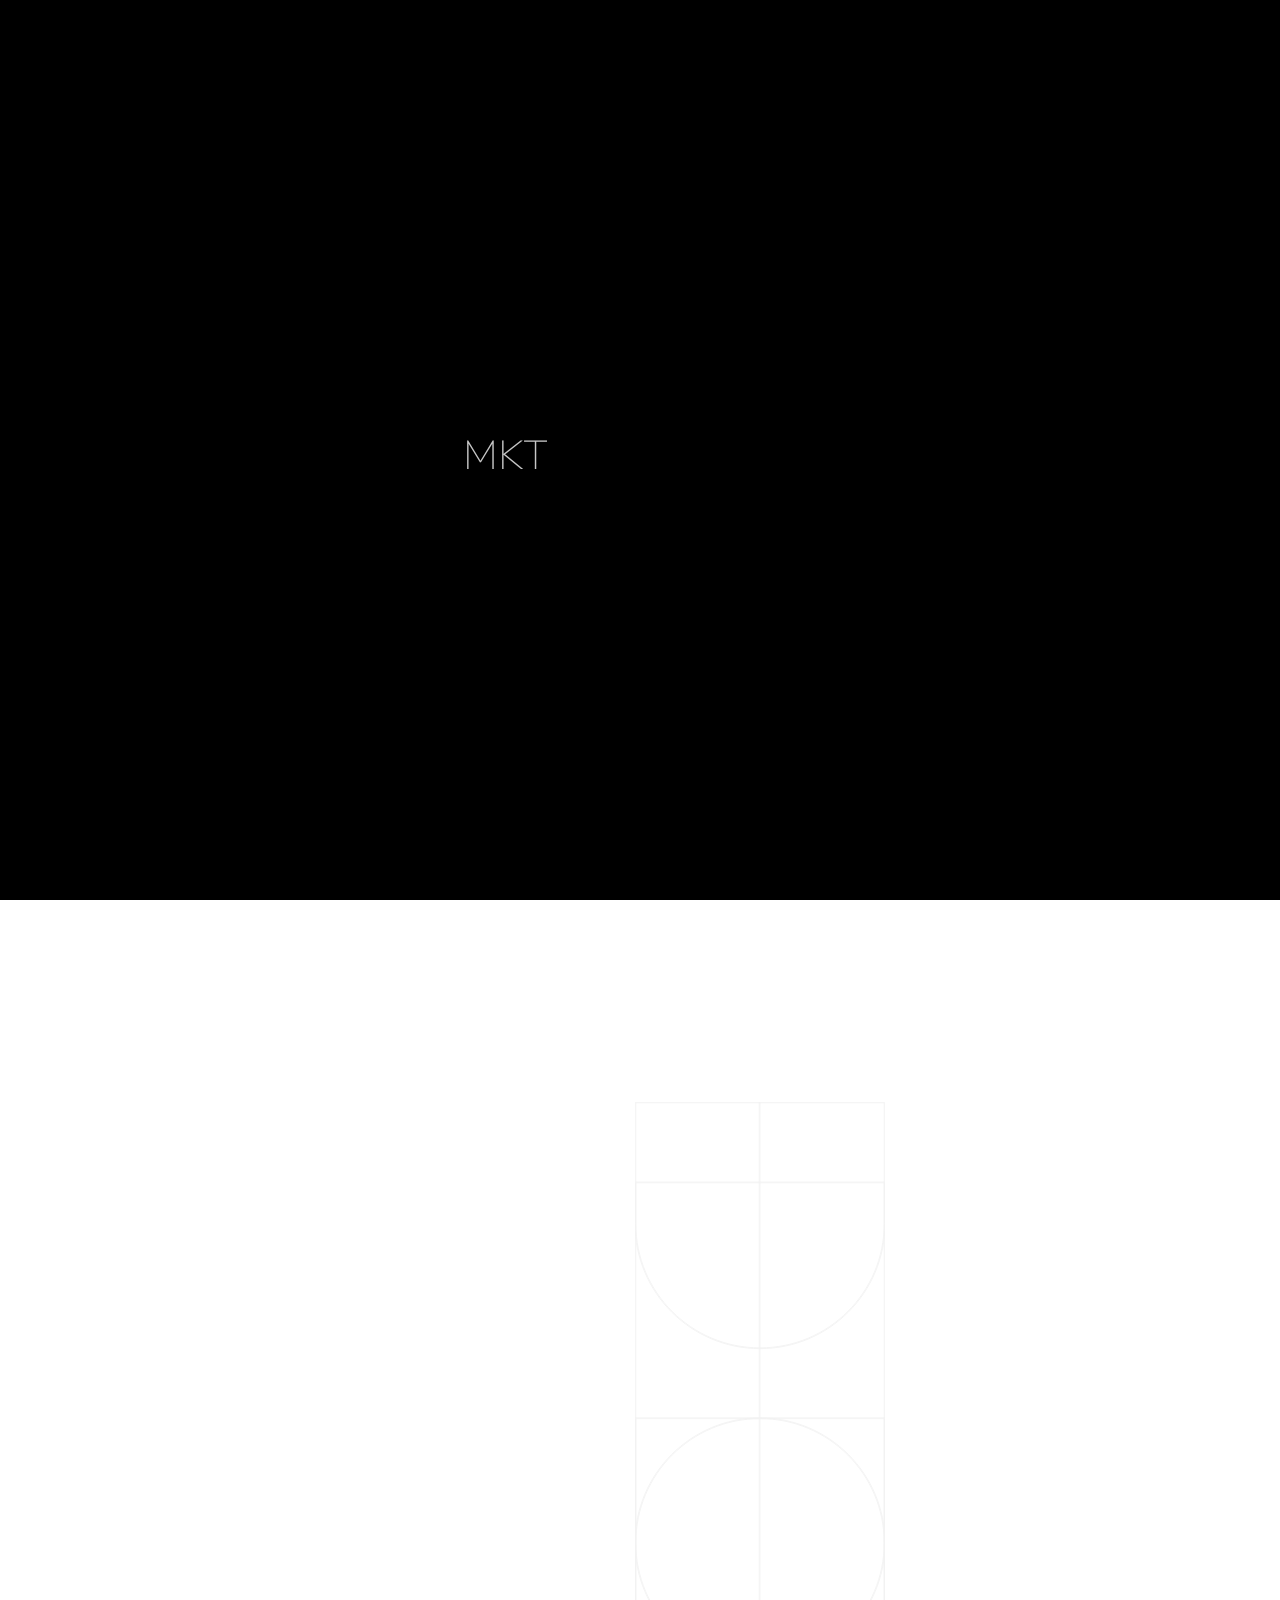
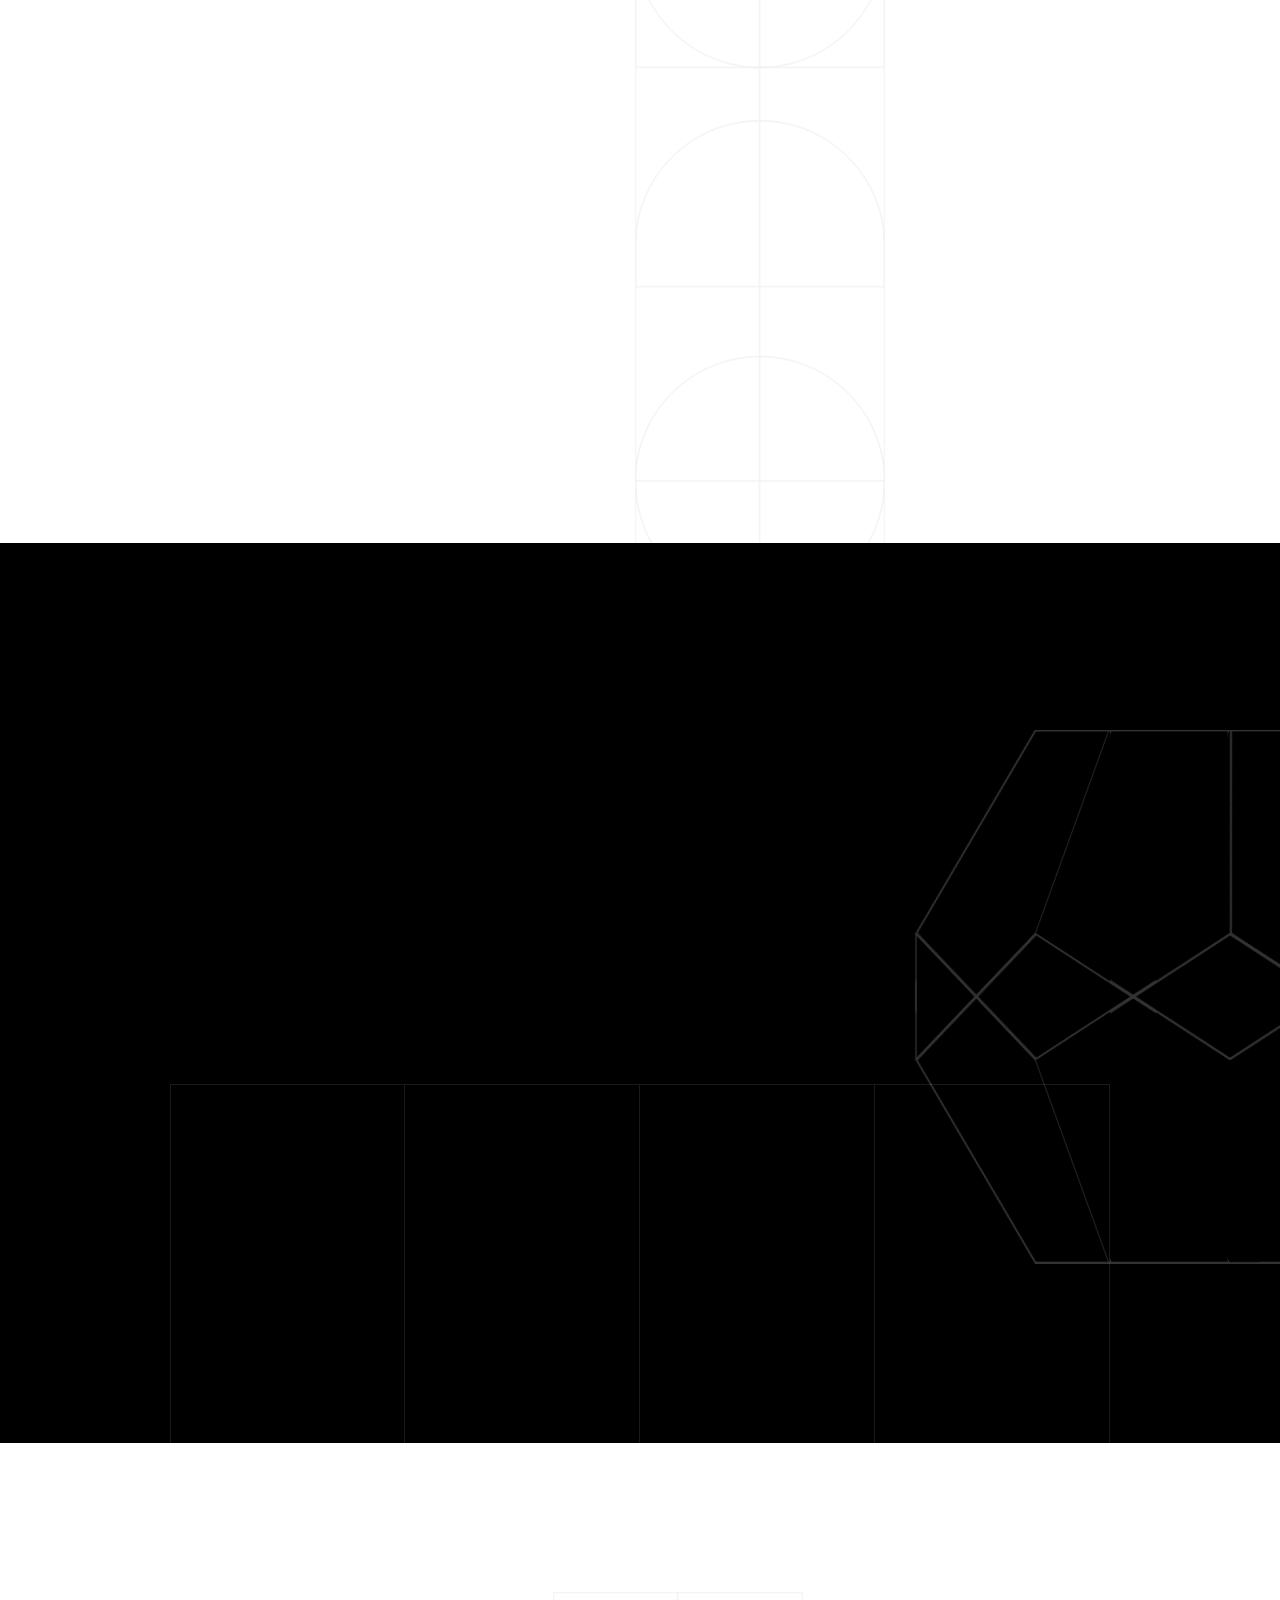
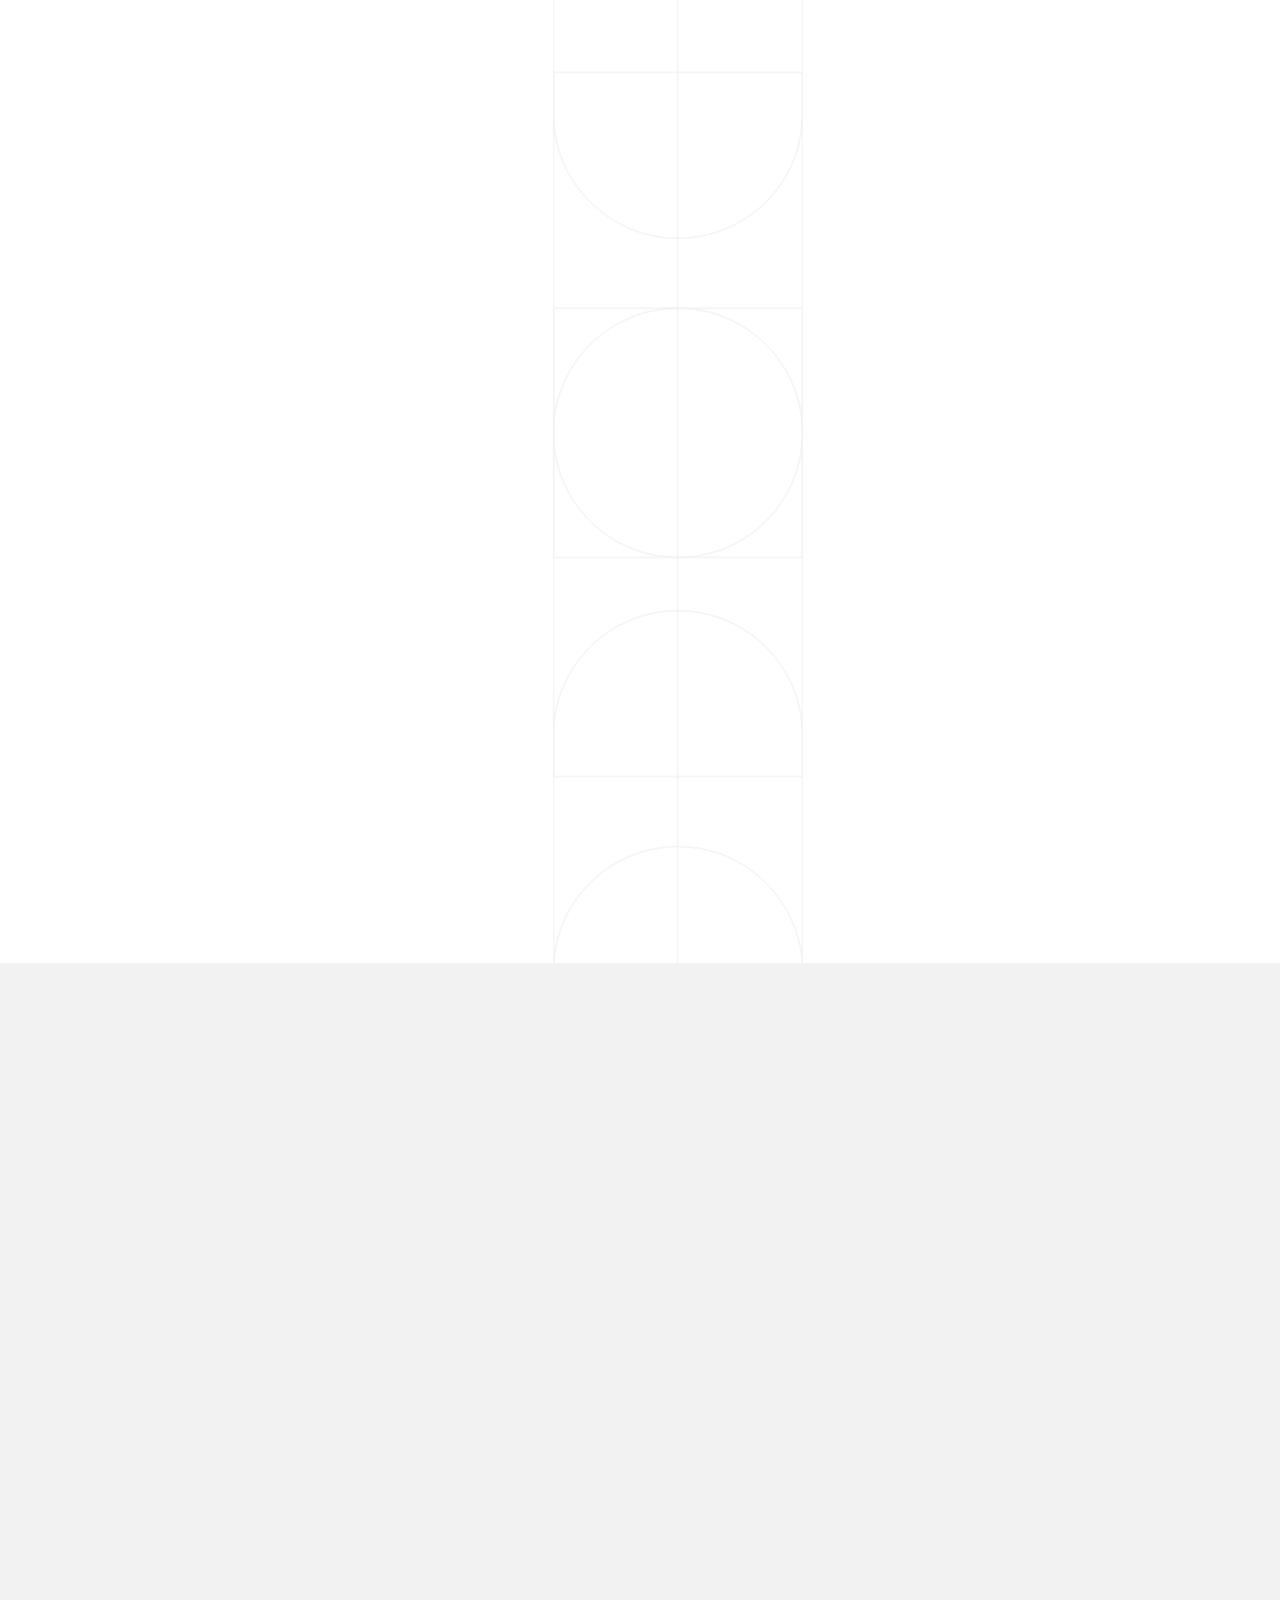
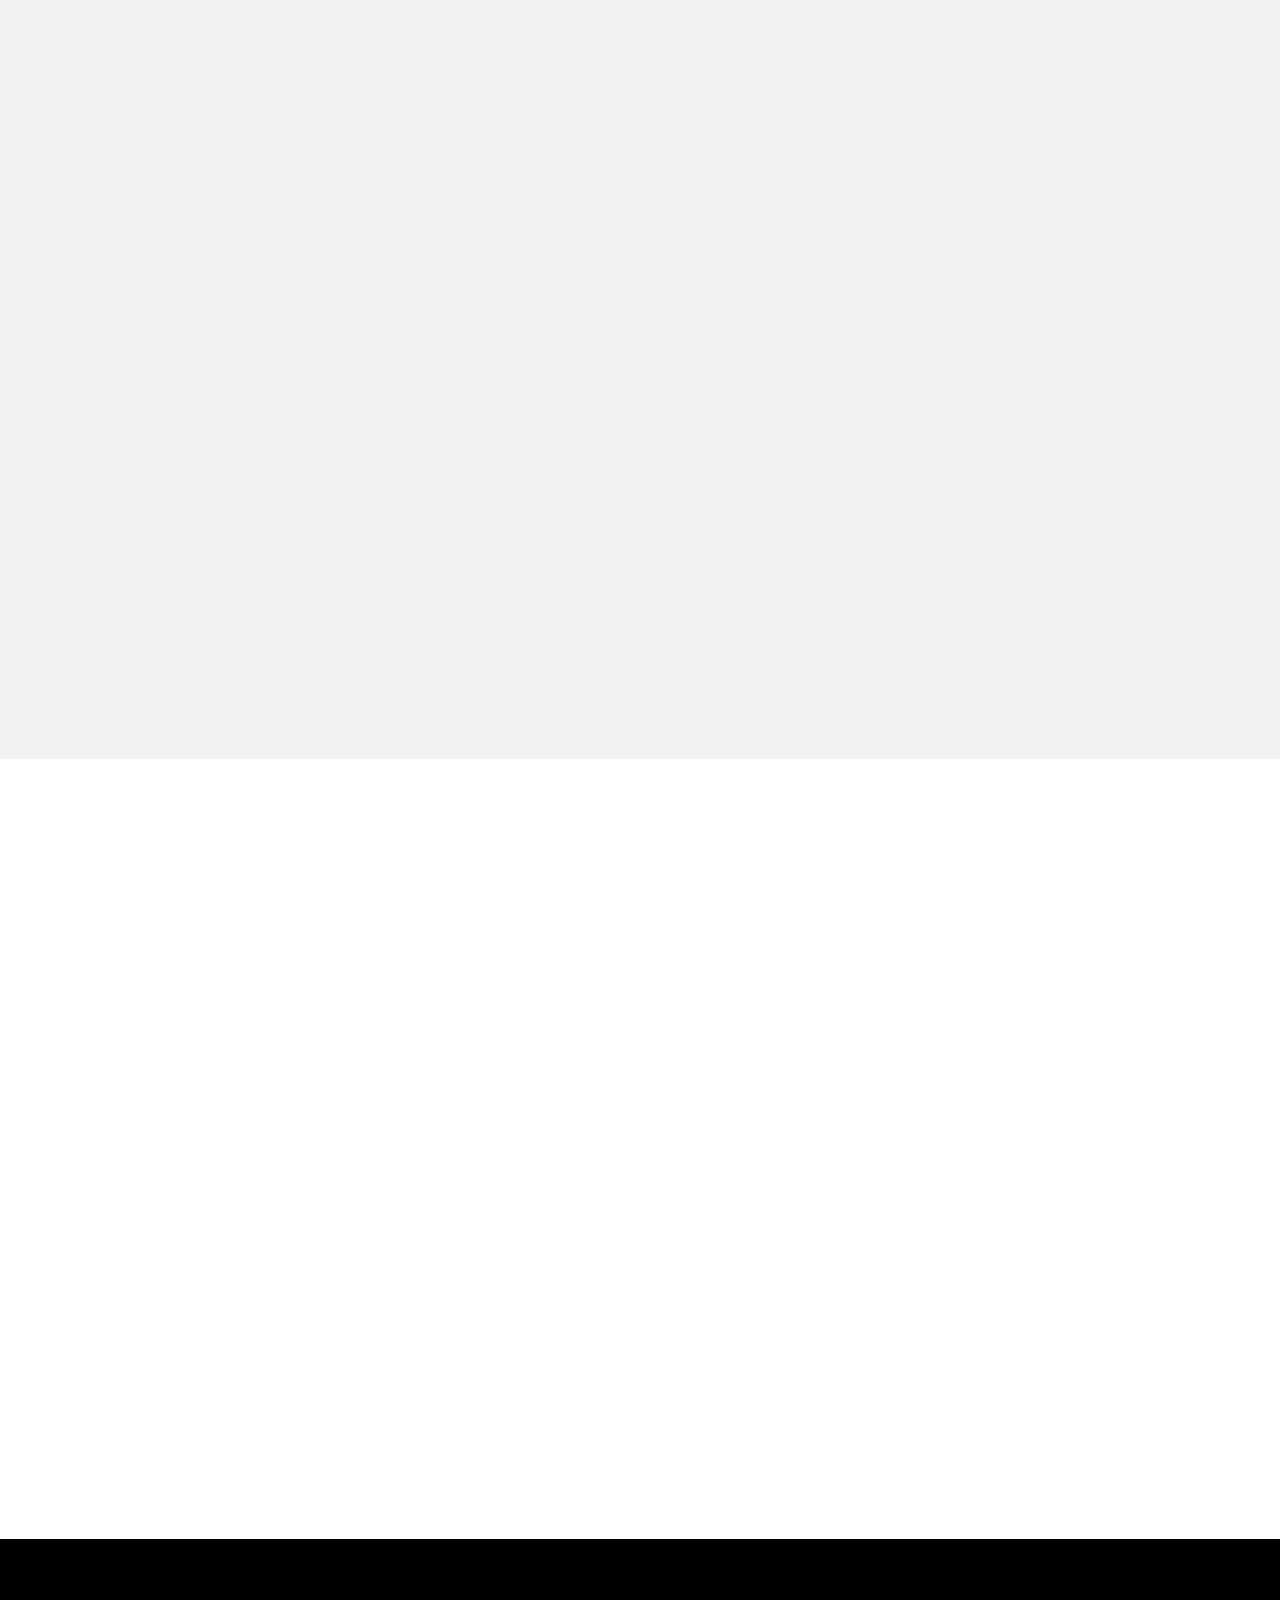
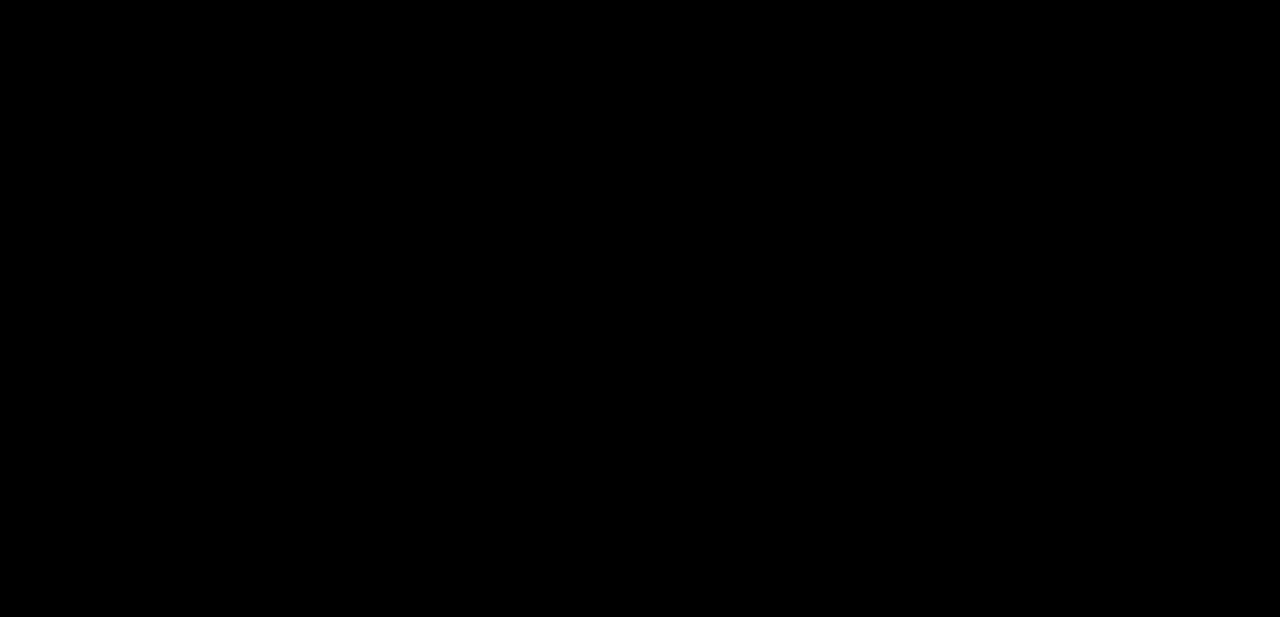
<file: home-1.html>
<!DOCTYPE html>
<html lang="zxx">

<head>

    <meta charset="UTF-8">
    <meta name="viewport" content="width=device-width, initial-scale=1.0">
    <meta http-equiv="X-UA-Compatible" content="ie=edge">

    <!-- bootstrap grid css -->
    <link rel="stylesheet" href="css/plugins/bootstrap-grid.css">
    <!-- font awesome css -->
    <link rel="stylesheet" href="css/plugins/font-awesome.min.css">
    <!-- swiper css -->
    <link rel="stylesheet" href="css/plugins/swiper.min.css">   
    <!-- fancybox css -->
    <link rel="stylesheet" href="css/plugins/fancybox.min.css">
    <!-- ashley scss -->
    <link rel="stylesheet" href="css/style.css">
    <!-- page name -->
    <title>MKT Health</title>

</head>

<body>

    <!-- wrapper -->
    <div class="mil-wrapper" id="top">
        <div class="mil-preloader">
            <div class="mil-preloader-animation">
                <div class="mil-pos-abs mil-animation-1">
                    <p class="mil-h3 mil-muted mil-thin">MKT</p>
                    <p class="mil-h3 mil-muted">Health</p>
                    <p class="mil-h3 mil-muted mil-thin">2024</p>
                </div>
                <div class="mil-pos-abs mil-animation-2">
                    <div class="mil-reveal-frame">
                        <p class="mil-reveal-box"></p>
                        <p class="mil-h3 mil-muted mil-thin">Presentado por MKT Total</p>
                    </div>
                </div>
            </div>
        </div>
        <!-- preloader end -->

        <!-- scrollbar progress -->
        <div class="mil-progress-track">
            <div class="mil-progress"></div>
        </div>
        <!-- scrollbar progress end -->

        <!-- menu -->
        <div class="mil-menu-frame">
            <!-- frame clone -->
            <div class="mil-frame-top">
                <a href="home-1.html" class="mil-logo">MKT Health</a>
                <div class="mil-menu-btn">
                    <span></span>
                </div>
            </div>
            <!-- frame clone end -->
            <div class="container">
                <div class="mil-menu-content">
                    <div class="row">
                        <div class="col-xl-5">

                            <nav class="mil-main-menu" id="swupMenu">
                                <ul>
                                    <li class="mil-has-children mil-active">
                                        <a href="#banner">Inicio</a>
                                    </li>
                                    <li class="mil-has-children">
                                        <a href="#about">Acerca del evento</a>
                                    </li>
                                    <li class="mil-has-children">
                                        <a href="#temas">Temas</a>
                                    </li>
                                    <li class="mil-has-children">
                                        <a href="#ponentes">Ponentes</a>
                                    </li>
                                    <li class="mil-has-children">
                                        <a href="#beneficios">Beneficios</a>
                                    </li>
                                    <li class="mil-has-children">
                                        <a href="#contact">Registro</a>
                                    </li>
                                </ul>
                            </nav>

                        </div>
                        <!-- <div class="col-xl-7">

                            <div class="mil-menu-right-frame">
                                <div class="mil-animation-in">
                                    <div class="mil-animation-frame">
                                        <div class="mil-animation mil-position-1 mil-scale" data-value-1="2" data-value-2="2"></div>
                                    </div>
                                </div>
                                <div class="mil-menu-right">
                                    <div class="row">
                                        <div class="col-lg-8 mil-mb-60">

                                            <h6 class="mil-muted mil-mb-30">Projects</h6>

                                            <ul class="mil-menu-list">
                                                <li><a href="project-1.html" class="mil-light-soft">Interior design studio</a></li>
                                                <li><a href="project-2.html" class="mil-light-soft">Home Security Camera</a></li>
                                                <li><a href="project-3.html" class="mil-light-soft">Kemia Honest Skincare</a></li>
                                                <li><a href="project-4.html" class="mil-light-soft">Cascade of Lava</a></li>
                                                <li><a href="project-5.html" class="mil-light-soft">Air Pro by Molekule</a></li>
                                                <li><a href="project-6.html" class="mil-light-soft">Tony's Chocolonely</a></li>
                                            </ul>

                                        </div>
                                        <div class="col-lg-4 mil-mb-60">

                                            <h6 class="mil-muted mil-mb-30">Useful links</h6>

                                            <ul class="mil-menu-list">
                                                <li><a href="#." class="mil-light-soft">Privacy Policy</a></li>
                                                <li><a href="#." class="mil-light-soft">Terms and conditions</a></li>
                                                <li><a href="#." class="mil-light-soft">Cookie Policy</a></li>
                                                <li><a href="#." class="mil-light-soft">Careers</a></li>
                                            </ul>

                                        </div>
                                    </div>
                                    <div class="mil-divider mil-mb-60"></div>
                                    <div class="row justify-content-between">

                                        <div class="col-lg-4 mil-mb-60">

                                            <h6 class="mil-muted mil-mb-30">Canada</h6>

                                            <p class="mil-light-soft mil-up">71 South Los Carneros Road, California <span class="mil-no-wrap">+51 174 705 812</span></p>

                                        </div>
                                        <div class="col-lg-4 mil-mb-60">

                                            <h6 class="mil-muted mil-mb-30">Germany</h6>

                                            <p class="mil-light-soft">Leehove 40, 2678 MC De Lier, Netherlands <span class="mil-no-wrap">+31 174 705 811</span></p>

                                        </div>
                                    </div>
                                </div>
                            </div>

                        </div> -->
                    </div>
                </div>
            </div>
        </div>
        <!-- menu -->
        
        <!-- curtain -->
        <div class="mil-curtain"></div>
        <!-- curtain end -->

        <!-- frame -->
        <div class="mil-frame">
            <div class="mil-frame-top">
                <a href="home-1.html" class="mil-logo">MH</a>
                <div class="mil-menu-btn">
                    <span></span>
                </div>
            </div>
            <div class="mil-frame-bottom">
                <div class="mil-current-page"></div>
                <div class="mil-back-to-top">
                    <a href="#banner" class="mil-link mil-dark mil-arrow-place">
                        <span>Subir al principio</span>
                    </a>
                </div>
            </div>
        </div>
        <!-- frame end -->

        <!-- content -->
        <div class="mil-content" id="banner">
            <div id="swupMain" class="mil-main-transition">

                <!-- banner -->
                <section class="mil-banner mil-dark-bg">
                    <div class="mi-invert-fix">
                        <div class="mil-animation-frame">
                            <div class="mil-animation mil-position-1 mil-scale" data-value-1="7" data-value-2="1.6"></div>
                            <div class="mil-animation mil-position-2 mil-scale" data-value-1="4" data-value-2="1"></div>
                            <div class="mil-animation mil-position-3 mil-scale" data-value-1="1.2" data-value-2=".1"></div>
                        </div>

                        <div class="mil-gradient"></div>

                        <div class="container">
                            <div class="mil-banner-content mil-up">

                                <h1 class="mil-muted mil-mb-60">Bienvenido <span class="mil-thin">a</span><br> MKT <span class="mil-thin">Health</span></h1>
                                <div class="row">
                                    <div class="col-md-7 col-lg-5">

                                        <p class="mil-light-soft mil-mb-60">Bienvenidos a MKT HEALTH, el evento que reúnirá a los expertos líderes en marketing del sector salud.<br/> Prepárate para sumergirte en las últimas tendencias que están revolucionando la forma de llegar a los pacientes y mejorar la experiencia para llegar a cada uno de ellos.</p>

                                    </div>
                                </div>

                                <a href="#contact" class="mil-button mil-arrow-place mil-btn-space">
                                    <span>Regístrate</span>
                                </a>

                                <div class="mil-circle-text">
                                    <svg version="1.1" xmlns="http://www.w3.org/2000/svg" xmlns:xlink="http://www.w3.org/1999/xlink" x="0px" y="0px" viewBox="0 0 300 300" enable-background="new 0 0 300 300" xml:space="preserve" class="mil-ct-svg mil-rotate" data-value="360">
                                        <defs>
                                            <path id="circlePath" d="M 150, 150 m -60, 0 a 60,60 0 0,1 120,0 a 60,60 0 0,1 -120,0 " />
                                        </defs>
                                        <circle cx="150" cy="100" r="75" fill="none" />
                                        <g>
                                            <use xlink:href="#circlePath" fill="none" />
                                            <text style="letter-spacing: 6.5px">
                                                <!-- circle text -->
                                                <textPath xlink:href="#circlePath">Scroll down - Scroll down - </textPath>
                                            </text>
                                        </g>
                                    </svg>
                                    <a href="#about" class="mil-button mil-arrow-place mil-icon-button mil-arrow-down"></a>
                                </div>

                            </div>
                        </div>
                    </div>
                </section>
                <!-- banner end -->

                <!-- about -->
                <section id="about">
                    <div class="container mil-p-120-30">
                        <div class="row justify-content-between align-items-center">
                            <div class="col-lg-6 col-xl-5">

                                <div class="mil-mb-90">
                                    <h2 class="mil-up mil-mb-60">Acerca del<span class="mil-thin"><b> Evento</b></span></h2>
                                    <p class="mil-up mil-mb-30">Abordaremos una variedad de desafíos y oportunidades que enfrenta el marketing en el sector salud. La promoción de servicios médicos, productos farmacéuticos y campañas de bienestar será un punto central de nuestras discusiones. Este evento proporcionará una plataforma para explorar cómo estas áreas pueden ser mejoradas y optimizadas mediante estrategias de marketing innovadoras. Los asistentes tendrán la oportunidad de aprender de expertos de la industria sobre las mejores prácticas y enfoques efectivos para enfrentar los retos actuales y futuros.</p>
                                    <p class="mil-up mil-mb-60">Este evento no solo se centrará en la teoría, sino también en la práctica, proporcionando herramientas y estrategias que pueden ser implementadas de inmediato. La participación de nuestros ponentes le permitirá a los profesionales del marketing en salud comprender cómo utilizar las últimas tecnologías y tendencias para mejorar la experiencia del paciente y aumentar la eficacia de sus campañas. En un mundo donde la tecnología y las expectativas de los pacientes están en constante evolución, este evento ofrece una oportunidad invaluable para mantenerse a la vanguardia del marketing en salud.</p>

                                    <div class="mil-about-quote">
                                        <div class="mil-avatar mil-up">
                                            <img src="img/faces/customers/Daniel.webp" alt="Founder">
                                        </div>
                                        <h6 class="mil-quote mil-up">Nos enfocaremos <span class="mil-thin">en tu empresa:</span> Hacerla crecer <span class="mil-thin">es nuestra prioridad</span></h6>
                                    </div>
                                </div>

                            </div>
                            <div class="col-lg-5">

                                <div class="mil-about-photo mil-mb-90">
                                    <div class="mil-lines-place"></div>
                                    <div class="mil-up mil-img-frame" style="padding-bottom: 160%;">
                                        <img src="img/photo/first.webp" alt="img" class="mil-scale" data-value-1="1" data-value-2="1.2">
                                    </div>
                                </div>

                            </div>
                        </div>
                    </div>
                </section>
                <!-- about end -->

                <!-- services -->
                <section class="mil-dark-bg" id="temas">
                    <div class="mi-invert-fix">
                        <div class="mil-animation-frame">
                            <div class="mil-animation mil-position-1 mil-scale" data-value-1="2.4" data-value-2="1.4" style="top: 300px; right: -100px"></div>
                            <div class="mil-animation mil-position-2 mil-scale" data-value-1="2" data-value-2="1" style="left: 150px"></div>
                        </div>
                        <div class="container mil-p-120-0">

                            <div class="mil-mb-120">
                                <div class="row">
                                    <div class="col-lg-10">

                                        <span class="mil-suptitle mil-light-soft mil-suptitle-right mil-up">Profesionales enfocados en ayudar a tu marca<br> a crecer y avanzar.</span>

                                    </div>
                                </div>

                                <div class="mil-complex-text justify-content-center mil-up mil-mb-15">                                    
                                    <h2 class="mil-h1 mil-muted mil-center">Temas <span class="mil-thin">importantes</span></h2>
                                </div>
                                <div class="mil-complex-text justify-content-center mil-up">
                                    <h2 class="mil-h1 mil-muted mil-center">que <span class="mil-thin">abordaremos.</span></h2>                        
                                </div>
                            </div>

                            <div class="row mil-services-grid m-0">
                                <div class="col-md-6 col-lg-3 mil-services-grid-item p-0">

                                    <a href="service.html" class="mil-service-card-sm mil-up">
                                        <h5 class="mil-muted mil-mb-30">Aplicaciones de <br>tecnología emergente</h5>
                                        <p class="mil-light-soft mil-mb-30">Aplica la inteligencia artificial y el big data para el marketing.</p>
                                    </a>

                                </div>
                                <div class="col-md-6 col-lg-3 mil-services-grid-item p-0">

                                    <a href="service.html" class="mil-service-card-sm mil-up">
                                        <h5 class="mil-muted mil-mb-30">Optimización de la <br>experiencia del usuario</h5>
                                        <p class="mil-light-soft mil-mb-30">Diseña servicios y plataformas que mejoren la satisfacción de los usuarios.</p>
                                        
                                    </a>

                                </div>
                                <div class="col-md-6 col-lg-3 mil-services-grid-item p-0">

                                    <a href="service.html" class="mil-service-card-sm mil-up">
                                        <h5 class="mil-muted mil-mb-30">Innovación en <br>marketing de salud</h5>
                                        <p class="mil-light-soft mil-mb-30">Descubre las últimas tendencias y estrategias para llegar a nuevos pacientes.</p>
                                    </a>

                                </div>
                                <div class="col-md-6 col-lg-3 mil-services-grid-item p-0">

                                    <a href="#contact" class="mil-service-card-sm mil-up">
                                        <h5 class="mil-muted mil-mb-30">Realiza tu <br>registro</h5>
                                        <p class="mil-light-soft mil-mb-30">Proporcionanos tus datos par poder asistir a la plática.</p>
                                        <div class="mil-button mil-icon-button-sm mil-arrow-place"></div>
                                    </a>

                                </div>
                            </div>
                        </div>
                    </div>
                </section>
                <!-- services end -->

                <!-- team -->
                <section>
                    <div class="container mil-p-120-30" id="ponentes">
                        <div class="row justify-content-between align-items-center">
                            <div class="col-lg-5 col-xl-4">

                                <div class="mil-mb-90">
                                    <h2 class="mil-up mil-mb-60">Nuestros<br>ponentes</h2>
                                    <p class="mil-up mil-mb-30">En MKT HEALTH contaremos con la presencia de destacados profesionales que compartirán sus conocimientos y experiencias en el campo del marketing en el sector salud.</p>

                                    <p class="mil-up mil-mb-60">Estos ponentes, con su experiencia y conocimiento, proporcionarán a los asistentes herramientas prácticas y estrategias innovadoras para enfrentar los desafíos del marketing en el sector salud. La participación en sus sesiones será una oportunidad única para aprender de los mejores y aplicar estas lecciones en sus propias organizaciones.</p>

                                    <div class="mil-up"><a href="#contact" class="mil-button mil-arrow-place mil-mb-60"><span>Regístrate</span></a></div>

                                    <h4 class="mil-up"><span class="mil-thin">Te</span> aseguramos <br><span class="mil-thin">resultados</span> excepcionales.</h4>
                                </div>

                            </div>
                            <div class="col-lg-6">

                                <div class="mil-team-list">
                                    <div class="mil-lines-place"></div>

                                    <div class="row mil-mb-60">
                                        <div class="col-sm-6">

                                            <div class="mil-team-card mil-up mil-mb-30">
                                                <img src="img/faces/felix.webp" alt="Team member">
                                                <div class="mil-description">
                                                    <div class="mil-secrc-text">
                                                        <h5 class="mil-muted mil-mb-5">Felix Cortés</h5>
                                                        <p class="mil-link mil-light-soft mil-mb-10">Consultor estratégico</p>
                                                    </div>
                                                </div>
                                            </div>

                                            <div class="mil-team-card mil-up mil-mb-30">
                                                <img src="img/faces/Daniel.webp" alt="Team member">
                                                <div class="mil-description">
                                                    <div class="mil-secrc-text">
                                                        <h5 class="mil-muted mil-mb-5"><a href="home-2.html">Daniel Alamillo</a></h5>
                                                        <p class="mil-link mil-light-soft mil-mb-10">Marketing digital y analista de datos</p>
                                                    </div>
                                                </div>
                                            </div>

                                        </div>
                                        <div class="col-sm-6">
                                            <div class="mil-team-card mil-up mil-mb-30">
                                                <img src="img/faces/carlos.webp" alt="Team member">
                                                <div class="mil-description">
                                                    <div class="mil-secrc-text">
                                                        <h5 class="mil-muted mil-mb-5"><a href="home-2.html">Carlos Carsolio</a></h5>
                                                        <p class="mil-link mil-light-soft mil-mb-10">Speaker y coach</p>
                                                    </div>
                                                </div>
                                            </div>
                                        </div>
                                    </div>
                                </div>
                            </div>
                        </div>
                    </div>
                </section>
                <!-- team end -->

                <!-- reviews -->
                <section class="mil-soft-bg" id="beneficios">
                    <div class="container mil-p-120-120">

                        <div class="row">
                            <div class="col-lg-10">

                                <span class="mil-suptitle mil-suptitle-right mil-suptitle-dark mil-up">Te presentamos</span>

                            </div>
                        </div>

                        <h2 class="mil-center mil-up mil-mb-60">Algunos de los <span class="mil-thin">beneficios</span> <br>de asistir <span class="mil-thin">a este evento.</span></h2>



                        <div class="row mil-relative justify-content-center">
                            <div class="col-lg-8">

                                <div class="mil-slider-nav mil-soft mil-reviews-nav mil-up">
                                    <div class="mil-slider-arrow mil-prev mil-revi-prev mil-arrow-place"></div>
                                    <div class="mil-slider-arrow mil-revi-next mil-arrow-place"></div>
                                </div>

                                <svg xmlns="http://www.w3.org/2000/svg" viewBox="0 0 48 48" class="mil-quote-icon mil-up">
                                    <path d="M 13.5 10 A 8.5 8.5 0 0 0 13.5 27 A 8.5 8.5 0 0 0 18.291016 25.519531 C 17.422273 29.222843 15.877848 31.803343 14.357422 33.589844 C 12.068414 36.279429 9.9433594 37.107422 9.9433594 37.107422 A 1.50015 1.50015 0 1 0 11.056641 39.892578 C 11.056641 39.892578 13.931586 38.720571 16.642578 35.535156 C 19.35357 32.349741 22 27.072581 22 19 A 1.50015 1.50015 0 0 0 21.984375 18.78125 A 8.5 8.5 0 0 0 13.5 10 z M 34.5 10 A 8.5 8.5 0 0 0 34.5 27 A 8.5 8.5 0 0 0 39.291016 25.519531 C 38.422273 29.222843 36.877848 31.803343 35.357422 33.589844 C 33.068414 36.279429 30.943359 37.107422 30.943359 37.107422 A 1.50015 1.50015 0 1 0 32.056641 39.892578 C 32.056641 39.892578 34.931586 38.720571 37.642578 35.535156 C 40.35357 32.349741 43 27.072581 43 19 A 1.50015 1.50015 0 0 0 42.984375 18.78125 A 8.5 8.5 0 0 0 34.5 10 z" fill="#000000" />
                                </svg>

                                <div class="swiper-container mil-reviews-slider">
                                    <div class="swiper-wrapper">
                                        <div class="swiper-slide">
                                            <div class="mil-review-frame mil-center" data-swiper-parallax="-200" data-swiper-parallax-opacity="0">
                                                <h5 class="mil-up mil-mb-10">Mejora la experiencia del cliente a través de plataformas digitales</h5>
                                                <p class="mil-text-xl mil-up">Aprende estrategias efectivas para brindar una experiencia excepcional a tus pacientes en el mundo digital.</p>
                                            </div>
                                        </div>
                                        <div class="swiper-slide">
                                            <div class="mil-review-frame mil-center" data-swiper-parallax="-200" data-swiper-parallax-opacity="0">
                                                <h5 class="mil-up mil-mb-10">Optimiza la comunicación en plataformas digitales</h5>
                                                <p class="mil-text-xl mil-up">Descubre cómo fortalecer y ampliar tu presencia en línea para una comunicación más efectiva con tu audiencia, aumentando así la visibilidad de tu práctica médica.</p>
                                            </div>
                                        </div>
                                        <div class="swiper-slide">
                                            <div class="mil-review-frame mil-center" data-swiper-parallax="-200" data-swiper-parallax-opacity="0">
                                                <h5 class="mil-up mil-mb-10">Incrementa tus citas</h5>
                                                <p class="mil-text-xl mil-up">Aprende técnicas probadas para convertir leads en clientes, impulsando así el crecimiento y la rentabilidad de tu negocio médico.</p>
                                            </div>
                                        </div>
                                        <div class="swiper-slide">
                                            <div class="mil-review-frame mil-center" data-swiper-parallax="-200" data-swiper-parallax-opacity="0">
                                                <h5 class="mil-up mil-mb-10">Automatiza la agenda</h5>
                                                <p class="mil-text-xl mil-up">Implementa herramientas digitales para agilizar y simplificar el proceso de programación de citas, brindando conveniencia tanto a tus pacientes como a tu equipo.</p>
                                            </div>
                                        </div>
                                    </div>
                                </div>

                            </div>
                        </div>

                    </div>
                </section>
                <!-- reviews end -->

                 <!-- reviews -->
                 <section class="mil-soft-bg">
                    <div class="container mil-p-120-120">


                        <h2 class="mil-center mil-up mil-mb-60">¿Qué <span class="mil-thin">aprenderás?</span></h2>



                        <div class="row mil-relative justify-content-center">
                            <div class="col-lg-8">

                                <div class="mil-slider-nav mil-soft mil-reviews-nav mil-up">
                                    <div class="mil-slider-arrow mil-prev mil-revi-prev mil-arrow-place"></div>
                                    <div class="mil-slider-arrow mil-revi-next mil-arrow-place"></div>
                                </div>

                                <svg xmlns="http://www.w3.org/2000/svg" viewBox="0 0 48 48" class="mil-quote-icon mil-up">
                                    <path d="M 13.5 10 A 8.5 8.5 0 0 0 13.5 27 A 8.5 8.5 0 0 0 18.291016 25.519531 C 17.422273 29.222843 15.877848 31.803343 14.357422 33.589844 C 12.068414 36.279429 9.9433594 37.107422 9.9433594 37.107422 A 1.50015 1.50015 0 1 0 11.056641 39.892578 C 11.056641 39.892578 13.931586 38.720571 16.642578 35.535156 C 19.35357 32.349741 22 27.072581 22 19 A 1.50015 1.50015 0 0 0 21.984375 18.78125 A 8.5 8.5 0 0 0 13.5 10 z M 34.5 10 A 8.5 8.5 0 0 0 34.5 27 A 8.5 8.5 0 0 0 39.291016 25.519531 C 38.422273 29.222843 36.877848 31.803343 35.357422 33.589844 C 33.068414 36.279429 30.943359 37.107422 30.943359 37.107422 A 1.50015 1.50015 0 1 0 32.056641 39.892578 C 32.056641 39.892578 34.931586 38.720571 37.642578 35.535156 C 40.35357 32.349741 43 27.072581 43 19 A 1.50015 1.50015 0 0 0 42.984375 18.78125 A 8.5 8.5 0 0 0 34.5 10 z" fill="#000000" />
                                </svg>

                                <div class="swiper-container mil-reviews-slider">
                                    <div class="swiper-wrapper">
                                        <div class="swiper-slide">
                                            <div class="mil-review-frame mil-center" data-swiper-parallax="-200" data-swiper-parallax-opacity="0">
                                                <h5 class="mil-up mil-mb-10">Charlas sobre funnel de Inteligencia Artificial</h5>
                                                <p class="mil-text-xl mil-up">Exploraremos cómo utilizar el poder de la inteligencia artificial para optimizar tus embudos de venta y aumentar la eficiencia de tu estrategia de marketing.</p>
                                            </div>
                                        </div>
                                        <div class="swiper-slide">
                                            <div class="mil-review-frame mil-center" data-swiper-parallax="-200" data-swiper-parallax-opacity="0">
                                                <h5 class="mil-up mil-mb-10">Utilización de IA orientada a ventas</h5>
                                                <p class="mil-text-xl mil-up">Descubriremos cómo integrar herramientas de inteligencia artificial en tu estrategia de ventas para identificar oportunidades, personalizar interacciones y cerrar más negocios.</p>
                                            </div>
                                        </div>
                                        <div class="swiper-slide">
                                            <div class="mil-review-frame mil-center" data-swiper-parallax="-200" data-swiper-parallax-opacity="0">
                                                <h5 class="mil-up mil-mb-10">Atrae más pacientes a tu consultorio</h5>
                                                <p class="mil-text-xl mil-up">Implementaremos tácticas efectivas para aumentar la visibilidad en línea para atraer nuevos pacientes interesados en tus servicios.</p>
                                            </div>
                                        </div>
                                        <div class="swiper-slide">
                                            <div class="mil-review-frame mil-center" data-swiper-parallax="-200" data-swiper-parallax-opacity="0">
                                                <h5 class="mil-up mil-mb-10">Segmentación de tu audiencia</h5>
                                                <p class="mil-text-xl mil-up">Dominarás las técnicas de segmentación de mercado para dirigir tus esfuerzos de marketing hacia audiencias específicas, maximizando así el impacto de tus campañas.</p>
                                            </div>
                                        </div>
                                    </div>
                                </div>

                            </div>
                        </div>

                    </div>
                </section>
                <!-- reviews end -->

                 <!-- contact form -->
                <section id="contact">
                    <div class="container mil-p-120-90">
                        <h3 class="mil-center mil-up mil-mb-120">Regístrate <span class="mil-thin">aquí</span></h3>
                        <form action="DataBase/conexion.php" method="post" class="row align-items-center">
                            <div class="col-lg-6 mil-up">
                                <input type="text" name="nombre" placeholder="Nombre" required>
                            </div>
                            <div class="col-lg-6 mil-up">
                                <input type="email" name="correo" placeholder="Correo" required>
                            </div>
                            <div class="col-lg-6 mil-up">
                                <input type="text" name="telefono" placeholder="Teléfono" required>
                            </div>
                            <div class="col-lg-6 mil-up">
                                <input type="text" name="cpNegocio" placeholder="CP del negocio" required> <!-- Cambiado cp_negocio a cpNegocio -->
                            </div>
                            <div class="col-lg-6 mil-up">
                                <input type="text" name="TipoNegocio" placeholder="Tipo de negocio" required> <!-- Cambiado tipo_negocio a negocio -->
                            </div>
                            <div class="col-lg-6 mil-up">
                                <input type="text" name="puestoOcupa" placeholder="Puesto que ocupas" required> <!-- Cambiado puesto a puestoOcupa -->
                            </div>
                            <div class="col-lg-8">
                                <p class="mil-up mil-mb-30"><span class="mil-accent">Tu información está protegida y no estará expuesta a terceros.</span></p>
                            </div>
                            <div class="col-lg-4">
                                <div class="mil-adaptive-right mil-up mil-mb-30">
                                    <button type="submit" class="mil-button mil-arrow-place">
                                        <span>Enviar formulario</span>
                                    </button>
                                </div>
                            </div>
                        </form>
                    </div>
                </section>                
                <!-- contact form end -->

                <!-- footer -->
                <footer class="mil-dark-bg">
                    <div class="mi-invert-fix">
                        <div class="container mil-p-120-60">
                            <div class="row justify-content-between">
                                <div class="col-md-4 col-lg-4 mil-mb-60">
                                    <div class="mil-muted mil-logo mil-up mil-mb-30">MKT Health</div>
                                </div>
                                <div class="col-md-7 col-lg-6">
                                    <div class="row justify-content-end">
                                        <div class="col-md-6 col-lg-7">

                                            <nav class="mil-footer-menu mil-mb-60">
                                                <ul>
                                                    <li class="mil-up mil-active">
                                                        <a href="#banner">Inicio</a>
                                                    </li>
                                                    <li class="mil-up">
                                                        <a href="#about">Acerca del evento</a>
                                                    </li>
                                                    <li class="mil-up">
                                                        <a href="#temas">Temas</a>
                                                    </li>
                                                    <li class="mil-up">
                                                        <a href="#ponentes">Ponentes</a>
                                                    </li>
                                                    <li class="mil-up">
                                                        <a href="#beneficios">Beneficios</a>
                                                    </li>
                                                </ul>
                                            </nav>

                                        </div>
                                    </div>
                                </div>
                            </div>

                            <div class="row justify-content-between flex-sm-row-reverse">
                                <div class="col-md-4 col-lg-6 mil-mb-60">

                                    <div class="mil-vert-between">
                                        <div class="mil-mb-30">
                                            <ul class="mil-social-icons mil-up">
                                                <li><a href="#." target="_blank" class="social-icon"> <i class="far fa-circle"></i></a></li>
                                                <li><a href="#." target="_blank" class="social-icon"> <i class="far fa-circle"></i></a></li>
                                                <li><a href="#." target="_blank" class="social-icon"> <i class="far fa-circle"></i></a></li>
                                                <li><a href="#." target="_blank" class="social-icon"> <i class="far fa-circle"></i></a></li>
                                            </ul>
                                        </div>
                                        <p class="mil-light-soft mil-up">© Copyright 2024 - All Rights Reserved.</p>
                                    </div>

                                </div>
                            </div>
                        </div>
                    </div>
                </footer>
                <!-- footer end -->

                <!-- hidden elements -->
                <div class="mil-hidden-elements">
                    <div class="mil-dodecahedron">
                        <div class="mil-pentagon">
                            <div></div>
                            <div></div>
                            <div></div>
                            <div></div>
                            <div></div>
                        </div>
                        <div class="mil-pentagon">
                            <div></div>
                            <div></div>
                            <div></div>
                            <div></div>
                            <div></div>
                        </div>
                        <div class="mil-pentagon">
                            <div></div>
                            <div></div>
                            <div></div>
                            <div></div>
                            <div></div>
                        </div>
                        <div class="mil-pentagon">
                            <div></div>
                            <div></div>
                            <div></div>
                            <div></div>
                            <div></div>
                        </div>
                        <div class="mil-pentagon">
                            <div></div>
                            <div></div>
                            <div></div>
                            <div></div>
                            <div></div>
                        </div>
                        <div class="mil-pentagon">
                            <div></div>
                            <div></div>
                            <div></div>
                            <div></div>
                            <div></div>
                        </div>
                        <div class="mil-pentagon">
                            <div></div>
                            <div></div>
                            <div></div>
                            <div></div>
                            <div></div>
                        </div>
                        <div class="mil-pentagon">
                            <div></div>
                            <div></div>
                            <div></div>
                            <div></div>
                            <div></div>
                        </div>
                        <div class="mil-pentagon">
                            <div></div>
                            <div></div>
                            <div></div>
                            <div></div>
                            <div></div>
                        </div>
                        <div class="mil-pentagon">
                            <div></div>
                            <div></div>
                            <div></div>
                            <div></div>
                            <div></div>
                        </div>
                        <div class="mil-pentagon">
                            <div></div>
                            <div></div>
                            <div></div>
                            <div></div>
                            <div></div>
                        </div>
                        <div class="mil-pentagon">
                            <div></div>
                            <div></div>
                            <div></div>
                            <div></div>
                            <div></div>
                        </div>
                    </div>

                    <svg xmlns="http://www.w3.org/2000/svg" viewBox="0 0 24 24" class="mil-arrow">
                        <path d="M 14 5.3417969 C 13.744125 5.3417969 13.487969 5.4412187 13.292969 5.6367188 L 13.207031 5.7226562 C 12.816031 6.1136563 12.816031 6.7467188 13.207031 7.1367188 L 17.070312 11 L 4 11 C 3.448 11 3 11.448 3 12 C 3 12.552 3.448 13 4 13 L 17.070312 13 L 13.207031 16.863281 C 12.816031 17.254281 12.816031 17.887344 13.207031 18.277344 L 13.292969 18.363281 C 13.683969 18.754281 14.317031 18.754281 14.707031 18.363281 L 20.363281 12.707031 C 20.754281 12.316031 20.754281 11.682969 20.363281 11.292969 L 14.707031 5.6367188 C 14.511531 5.4412187 14.255875 5.3417969 14 5.3417969 z" />
                    </svg>

                    <svg width="250" viewBox="0 0 300 1404" fill="none" xmlns="http://www.w3.org/2000/svg" class="mil-lines">
                        <path fill-rule="evenodd" clip-rule="evenodd" d="M1 892L1 941H299V892C299 809.71 232.29 743 150 743C67.7096 743 1 809.71 1 892ZM0 942H300V892C300 809.157 232.843 742 150 742C67.1573 742 0 809.157 0 892L0 942Z" class="mil-move" />
                        <path fill-rule="evenodd" clip-rule="evenodd" d="M299 146V97L1 97V146C1 228.29 67.7096 295 150 295C232.29 295 299 228.29 299 146ZM300 96L0 96V146C0 228.843 67.1573 296 150 296C232.843 296 300 228.843 300 146V96Z" class="mil-move" />
                        <path fill-rule="evenodd" clip-rule="evenodd" d="M299 1H1V1403H299V1ZM0 0V1404H300V0H0Z" />
                        <path fill-rule="evenodd" clip-rule="evenodd" d="M150 -4.37115e-08L150 1404L149 1404L149 0L150 -4.37115e-08Z" />
                        <path fill-rule="evenodd" clip-rule="evenodd" d="M150 1324C232.29 1324 299 1257.29 299 1175C299 1092.71 232.29 1026 150 1026C67.7096 1026 1 1092.71 1 1175C1 1257.29 67.7096 1324 150 1324ZM150 1325C232.843 1325 300 1257.84 300 1175C300 1092.16 232.843 1025 150 1025C67.1573 1025 0 1092.16 0 1175C0 1257.84 67.1573 1325 150 1325Z" class="mil-move" />
                        <path fill-rule="evenodd" clip-rule="evenodd" d="M300 1175H0V1174H300V1175Z" class="mil-move" />
                        <path fill-rule="evenodd" clip-rule="evenodd" d="M150 678C232.29 678 299 611.29 299 529C299 446.71 232.29 380 150 380C67.7096 380 1 446.71 1 529C1 611.29 67.7096 678 150 678ZM150 679C232.843 679 300 611.843 300 529C300 446.157 232.843 379 150 379C67.1573 379 0 446.157 0 529C0 611.843 67.1573 679 150 679Z" class="mil-move" />
                        <path fill-rule="evenodd" clip-rule="evenodd" d="M299 380H1V678H299V380ZM0 379V679H300V379H0Z" class="mil-move" />
                    </svg>
                </div>
                <!-- hidden elements end -->

            </div>
        </div>
        <!-- content -->
    </div>
    <!-- wrapper end -->

    <!-- jQuery js -->
    <script src="js/plugins/jquery.min.js"></script>
    <!-- swup js -->
    <script src="js/plugins/swup.min.js"></script>
    <!-- swiper js -->
    <script src="js/plugins/swiper.min.js"></script>
    <!-- fancybox js -->
    <script src="js/plugins/fancybox.min.js"></script>
    <!-- gsap js -->
    <script src="js/plugins/gsap.min.js"></script>
    <!-- scroll smoother -->
    <script src="js/plugins/smooth-scroll.js"></script>
    <!-- scroll trigger js -->
    <script src="js/plugins/ScrollTrigger.min.js"></script>
    <!-- scroll to js -->
    <script src="js/plugins/ScrollTo.min.js"></script>
    <!-- ashley js -->
    <script src="js/main.js"></script>

</body>

</html>
</file>
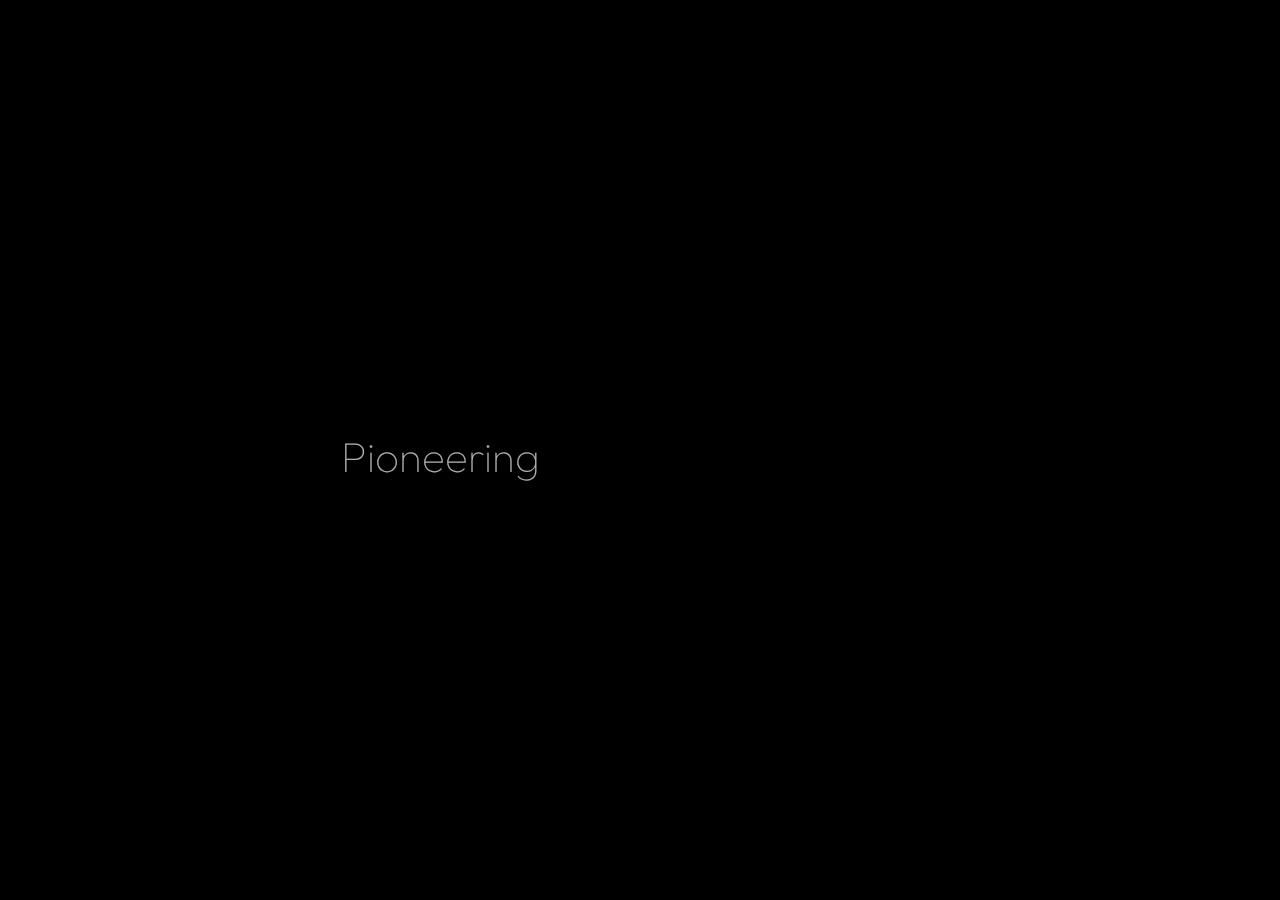
<file: home-2.html>
<!DOCTYPE html>
<html lang="zxx">

<head>

    <meta charset="UTF-8">
    <meta name="viewport" content="width=device-width, initial-scale=1.0">
    <meta http-equiv="X-UA-Compatible" content="ie=edge">

    <!-- bootstrap grid css -->
    <link rel="stylesheet" href="css/plugins/bootstrap-grid.css">
    <!-- font awesome css -->
    <link rel="stylesheet" href="css/plugins/font-awesome.min.css">
    <!-- swiper css -->
    <link rel="stylesheet" href="css/plugins/swiper.min.css">
    <!-- fancybox css -->
    <link rel="stylesheet" href="css/plugins/fancybox.min.css">
    <!-- ashley scss -->
    <link rel="stylesheet" href="css/style.css">
    <!-- page name -->
    <title>Ashley</title>

</head>

<body>

    <!-- wrapper -->
    <div class="mil-wrapper" id="top">

        <!-- cursor -->
        <div class="mil-ball">
            <span class="mil-icon-1">
                <svg viewBox="0 0 128 128">
                    <path d="M106.1,41.9c-1.2-1.2-3.1-1.2-4.2,0c-1.2,1.2-1.2,3.1,0,4.2L116.8,61H11.2l14.9-14.9c1.2-1.2,1.2-3.1,0-4.2	c-1.2-1.2-3.1-1.2-4.2,0l-20,20c-1.2,1.2-1.2,3.1,0,4.2l20,20c0.6,0.6,1.4,0.9,2.1,0.9s1.5-0.3,2.1-0.9c1.2-1.2,1.2-3.1,0-4.2	L11.2,67h105.5l-14.9,14.9c-1.2,1.2-1.2,3.1,0,4.2c0.6,0.6,1.4,0.9,2.1,0.9s1.5-0.3,2.1-0.9l20-20c1.2-1.2,1.2-3.1,0-4.2L106.1,41.9	z" />
                </svg>
            </span>
            <div class="mil-more-text">More</div>
            <div class="mil-choose-text">Сhoose</div>
        </div>
        <!-- cursor end -->

        <!-- preloader -->
        <div class="mil-preloader">
            <div class="mil-preloader-animation">
                <div class="mil-pos-abs mil-animation-1">
                    <p class="mil-h3 mil-muted mil-thin">Pioneering</p>
                    <p class="mil-h3 mil-muted">Creative</p>
                    <p class="mil-h3 mil-muted mil-thin">Excellence</p>
                </div>
                <div class="mil-pos-abs mil-animation-2">
                    <div class="mil-reveal-frame">
                        <p class="mil-reveal-box"></p>
                        <p class="mil-h3 mil-muted mil-thin">ashley.com</p>
                    </div>
                </div>
            </div>
        </div>
        <!-- preloader end -->

        <!-- scrollbar progress -->
        <div class="mil-progress-track">
            <div class="mil-progress"></div>
        </div>
        <!-- scrollbar progress end -->

        <!-- menu -->
        <div class="mil-menu-frame">
            <!-- frame clone -->
            <div class="mil-frame-top">
                <a href="home-1.html" class="mil-logo">A.</a>
                <div class="mil-menu-btn">
                    <span></span>
                </div>
            </div>
            <!-- frame clone end -->
            <div class="container">
                <div class="mil-menu-content">
                    <div class="row">
                        <div class="col-xl-5">

                            <nav class="mil-main-menu" id="swupMenu">
                                <ul>
                                    <li class="mil-has-children mil-active">
                                        <a href="#.">Homepage</a>
                                        <ul>
                                            <li><a href="home-1.html">Landing page</a></li>
                                            <li><a href="home-2.html">Personal</a></li>
                                            <li><a href="portfolio-3.html">Portfolio slider</a></li>
                                        </ul>
                                    </li>
                                    <li class="mil-has-children">
                                        <a href="#.">Portfolio</a>
                                        <ul>
                                            <li><a href="portfolio-1.html">Grid type 1</a></li>
                                            <li><a href="portfolio-2.html">Grid type 2</a></li>
                                            <li><a href="portfolio-3.html">Slider</a></li>
                                        </ul>
                                    </li>
                                    <li class="mil-has-children">
                                        <a href="#.">Services</a>
                                        <ul>
                                            <li><a href="services.html">Services List</a></li>
                                            <li><a href="service.html">Single service</a></li>
                                        </ul>
                                    </li>
                                    <li class="mil-has-children">
                                        <a href="#.">Newsletter</a>
                                        <ul>
                                            <li><a href="blog.html">Blog List</a></li>
                                            <li><a href="publication.html">Publication</a></li>
                                        </ul>
                                    </li>
                                    <li class="mil-has-children">
                                        <a href="#.">Other pages</a>
                                        <ul>
                                            <li><a href="team.html">Team</a></li>
                                            <li><a href="contact.html">Contact</a></li>
                                            <li><a href="404.html">404</a></li>
                                        </ul>
                                    </li>
                                </ul>
                            </nav>

                        </div>
                        <div class="col-xl-7">

                            <div class="mil-menu-right-frame">
                                <div class="mil-animation-in">
                                    <div class="mil-animation-frame">
                                        <div class="mil-animation mil-position-1 mil-scale" data-value-1="2" data-value-2="2"></div>
                                    </div>
                                </div>
                                <div class="mil-menu-right">
                                    <div class="row">
                                        <div class="col-lg-8 mil-mb-60">

                                            <h6 class="mil-muted mil-mb-30">Projects</h6>

                                            <ul class="mil-menu-list">
                                                <li><a href="project-1.html" class="mil-light-soft">Interior design studio</a></li>
                                                <li><a href="project-2.html" class="mil-light-soft">Home Security Camera</a></li>
                                                <li><a href="project-3.html" class="mil-light-soft">Kemia Honest Skincare</a></li>
                                                <li><a href="project-4.html" class="mil-light-soft">Cascade of Lava</a></li>
                                                <li><a href="project-5.html" class="mil-light-soft">Air Pro by Molekule</a></li>
                                                <li><a href="project-6.html" class="mil-light-soft">Tony's Chocolonely</a></li>
                                            </ul>

                                        </div>
                                        <div class="col-lg-4 mil-mb-60">

                                            <h6 class="mil-muted mil-mb-30">Useful links</h6>

                                            <ul class="mil-menu-list">
                                                <li><a href="#." class="mil-light-soft">Privacy Policy</a></li>
                                                <li><a href="#." class="mil-light-soft">Terms and conditions</a></li>
                                                <li><a href="#." class="mil-light-soft">Cookie Policy</a></li>
                                                <li><a href="#." class="mil-light-soft">Careers</a></li>
                                            </ul>

                                        </div>
                                    </div>
                                    <div class="mil-divider mil-mb-60"></div>
                                    <div class="row justify-content-between">

                                        <div class="col-lg-4 mil-mb-60">

                                            <h6 class="mil-muted mil-mb-30">Canada</h6>

                                            <p class="mil-light-soft mil-up">71 South Los Carneros Road, California <span class="mil-no-wrap">+51 174 705 812</span></p>

                                        </div>
                                        <div class="col-lg-4 mil-mb-60">

                                            <h6 class="mil-muted mil-mb-30">Germany</h6>

                                            <p class="mil-light-soft">Leehove 40, 2678 MC De Lier, Netherlands <span class="mil-no-wrap">+31 174 705 811</span></p>

                                        </div>
                                    </div>
                                </div>
                            </div>

                        </div>
                    </div>
                </div>
            </div>
        </div>
        <!-- menu -->

        <!-- curtain -->
        <div class="mil-curtain"></div>
        <!-- curtain end -->

        <!-- frame -->
        <div class="mil-frame">
            <div class="mil-frame-top">
                <a href="home-1.html" class="mil-logo">A.</a>
                <div class="mil-menu-btn">
                    <span></span>
                </div>
            </div>
            <div class="mil-frame-bottom">
                <div class="mil-current-page"></div>
                <div class="mil-back-to-top">
                    <a href="#top" class="mil-link mil-dark mil-arrow-place">
                        <span>Back to top</span>
                    </a>
                </div>
            </div>
        </div>
        <!-- frame end -->

        <!-- content -->
        <div class="mil-content">
            <div id="swupMain" class="mil-main-transition">

                <!-- banner -->
                <section class="mil-banner-personal">

                    <div class="mil-animation-frame">
                        <div class="mil-animation mil-position-4 mil-dark mil-scale" data-value-1="7" data-value-2="1.4" style="right: 25%"></div>
                    </div>

                    <div class="container">
                        <div class="mil-banner-content mil-up">

                            <div class="row align-items-center">
                                <div class="col-lg-6">
                                    <div class="mil-personal-text">
                                        <p class="mil-mb-60">Hello! My name is</p>
                                        <h1 class="mil-mb-60">Ashley <br>Goodman</h1>
                                        <div class="row justify-content-center">
                                            <div class="col-lg-8">

                                                <span class="mil-suptitle mil-suptitle-dark mil-mb-60">Passionately Creating Design Wonders: <br>Unleashing Boundless Creativity</span>

                                                <a href="services.html" class="mil-link mil-dark mil-arrow-place">
                                                    <span>More about me</span>
                                                </a>

                                            </div>
                                        </div>
                                    </div>
                                </div>
                                <div class="col-lg-6">
                                    <div class="mil-portrait-frame">
                                        <img src="img/faces/large/1.png" alt="Portrait">
                                    </div>
                                </div>
                            </div>

                            <div class="mil-banner-panel">
                                <h5>Designing a Better World Today</h5>

                                <div class="mil-right">
                                    <div class="mil-social-frame">
                                        <ul class="mil-social-icons mil-dark">
                                            <li><a href="#." target="_blank" class="social-icon"><i class="far fa-circle"></i></a></li>
                                            <li><a href="#." target="_blank" class="social-icon"><i class="far fa-circle"></i></a></li>
                                            <li><a href="#." target="_blank" class="social-icon"><i class="far fa-circle"></i></a></li>
                                            <li><a href="#." target="_blank" class="social-icon"><i class="far fa-circle"></i></a></li>
                                        </ul>
                                    </div>
                                    <a href="portfolio-3.html" class="mil-button mil-arrow-place">
                                        <span>View pOrtfolio</span>
                                    </a>
                                </div>


                            </div>

                        </div>
                    </div>

                </section>
                <!-- banner end -->

                <!-- hidden elements -->
                <div class="mil-hidden-elements">
                    <div class="mil-dodecahedron">
                        <div class="mil-pentagon">
                            <div></div>
                            <div></div>
                            <div></div>
                            <div></div>
                            <div></div>
                        </div>
                        <div class="mil-pentagon">
                            <div></div>
                            <div></div>
                            <div></div>
                            <div></div>
                            <div></div>
                        </div>
                        <div class="mil-pentagon">
                            <div></div>
                            <div></div>
                            <div></div>
                            <div></div>
                            <div></div>
                        </div>
                        <div class="mil-pentagon">
                            <div></div>
                            <div></div>
                            <div></div>
                            <div></div>
                            <div></div>
                        </div>
                        <div class="mil-pentagon">
                            <div></div>
                            <div></div>
                            <div></div>
                            <div></div>
                            <div></div>
                        </div>
                        <div class="mil-pentagon">
                            <div></div>
                            <div></div>
                            <div></div>
                            <div></div>
                            <div></div>
                        </div>
                        <div class="mil-pentagon">
                            <div></div>
                            <div></div>
                            <div></div>
                            <div></div>
                            <div></div>
                        </div>
                        <div class="mil-pentagon">
                            <div></div>
                            <div></div>
                            <div></div>
                            <div></div>
                            <div></div>
                        </div>
                        <div class="mil-pentagon">
                            <div></div>
                            <div></div>
                            <div></div>
                            <div></div>
                            <div></div>
                        </div>
                        <div class="mil-pentagon">
                            <div></div>
                            <div></div>
                            <div></div>
                            <div></div>
                            <div></div>
                        </div>
                        <div class="mil-pentagon">
                            <div></div>
                            <div></div>
                            <div></div>
                            <div></div>
                            <div></div>
                        </div>
                        <div class="mil-pentagon">
                            <div></div>
                            <div></div>
                            <div></div>
                            <div></div>
                            <div></div>
                        </div>
                    </div>

                    <svg xmlns="http://www.w3.org/2000/svg" viewBox="0 0 24 24" class="mil-arrow">
                        <path d="M 14 5.3417969 C 13.744125 5.3417969 13.487969 5.4412187 13.292969 5.6367188 L 13.207031 5.7226562 C 12.816031 6.1136563 12.816031 6.7467188 13.207031 7.1367188 L 17.070312 11 L 4 11 C 3.448 11 3 11.448 3 12 C 3 12.552 3.448 13 4 13 L 17.070312 13 L 13.207031 16.863281 C 12.816031 17.254281 12.816031 17.887344 13.207031 18.277344 L 13.292969 18.363281 C 13.683969 18.754281 14.317031 18.754281 14.707031 18.363281 L 20.363281 12.707031 C 20.754281 12.316031 20.754281 11.682969 20.363281 11.292969 L 14.707031 5.6367188 C 14.511531 5.4412187 14.255875 5.3417969 14 5.3417969 z" />
                    </svg>

                    <svg width="250" viewBox="0 0 300 1404" fill="none" xmlns="http://www.w3.org/2000/svg" class="mil-lines">
                        <path fill-rule="evenodd" clip-rule="evenodd" d="M1 892L1 941H299V892C299 809.71 232.29 743 150 743C67.7096 743 1 809.71 1 892ZM0 942H300V892C300 809.157 232.843 742 150 742C67.1573 742 0 809.157 0 892L0 942Z" class="mil-move" />
                        <path fill-rule="evenodd" clip-rule="evenodd" d="M299 146V97L1 97V146C1 228.29 67.7096 295 150 295C232.29 295 299 228.29 299 146ZM300 96L0 96V146C0 228.843 67.1573 296 150 296C232.843 296 300 228.843 300 146V96Z" class="mil-move" />
                        <path fill-rule="evenodd" clip-rule="evenodd" d="M299 1H1V1403H299V1ZM0 0V1404H300V0H0Z" />
                        <path fill-rule="evenodd" clip-rule="evenodd" d="M150 -4.37115e-08L150 1404L149 1404L149 0L150 -4.37115e-08Z" />
                        <path fill-rule="evenodd" clip-rule="evenodd" d="M150 1324C232.29 1324 299 1257.29 299 1175C299 1092.71 232.29 1026 150 1026C67.7096 1026 1 1092.71 1 1175C1 1257.29 67.7096 1324 150 1324ZM150 1325C232.843 1325 300 1257.84 300 1175C300 1092.16 232.843 1025 150 1025C67.1573 1025 0 1092.16 0 1175C0 1257.84 67.1573 1325 150 1325Z" class="mil-move" />
                        <path fill-rule="evenodd" clip-rule="evenodd" d="M300 1175H0V1174H300V1175Z" class="mil-move" />
                        <path fill-rule="evenodd" clip-rule="evenodd" d="M150 678C232.29 678 299 611.29 299 529C299 446.71 232.29 380 150 380C67.7096 380 1 446.71 1 529C1 611.29 67.7096 678 150 678ZM150 679C232.843 679 300 611.843 300 529C300 446.157 232.843 379 150 379C67.1573 379 0 446.157 0 529C0 611.843 67.1573 679 150 679Z" class="mil-move" />
                        <path fill-rule="evenodd" clip-rule="evenodd" d="M299 380H1V678H299V380ZM0 379V679H300V379H0Z" class="mil-move" />
                    </svg>
                </div>
                <!-- hidden elements end -->

            </div>
        </div>
        <!-- content -->
    </div>
    <!-- wrapper end -->

    <!-- jQuery js -->
    <script src="js/plugins/jquery.min.js"></script>
    <!-- swup js -->
    <script src="js/plugins/swup.min.js"></script>
    <!-- swiper js -->
    <script src="js/plugins/swiper.min.js"></script>
    <!-- fancybox js -->
    <script src="js/plugins/fancybox.min.js"></script>
    <!-- gsap js -->
    <script src="js/plugins/gsap.min.js"></script>
    <!-- scroll smoother -->
    <script src="js/plugins/smooth-scroll.js"></script>
    <!-- scroll trigger js -->
    <script src="js/plugins/ScrollTrigger.min.js"></script>
    <!-- scroll to js -->
    <script src="js/plugins/ScrollTo.min.js"></script>
    <!-- ashley js -->
    <script src="js/main.js"></script>

</body>

</html>
</file>
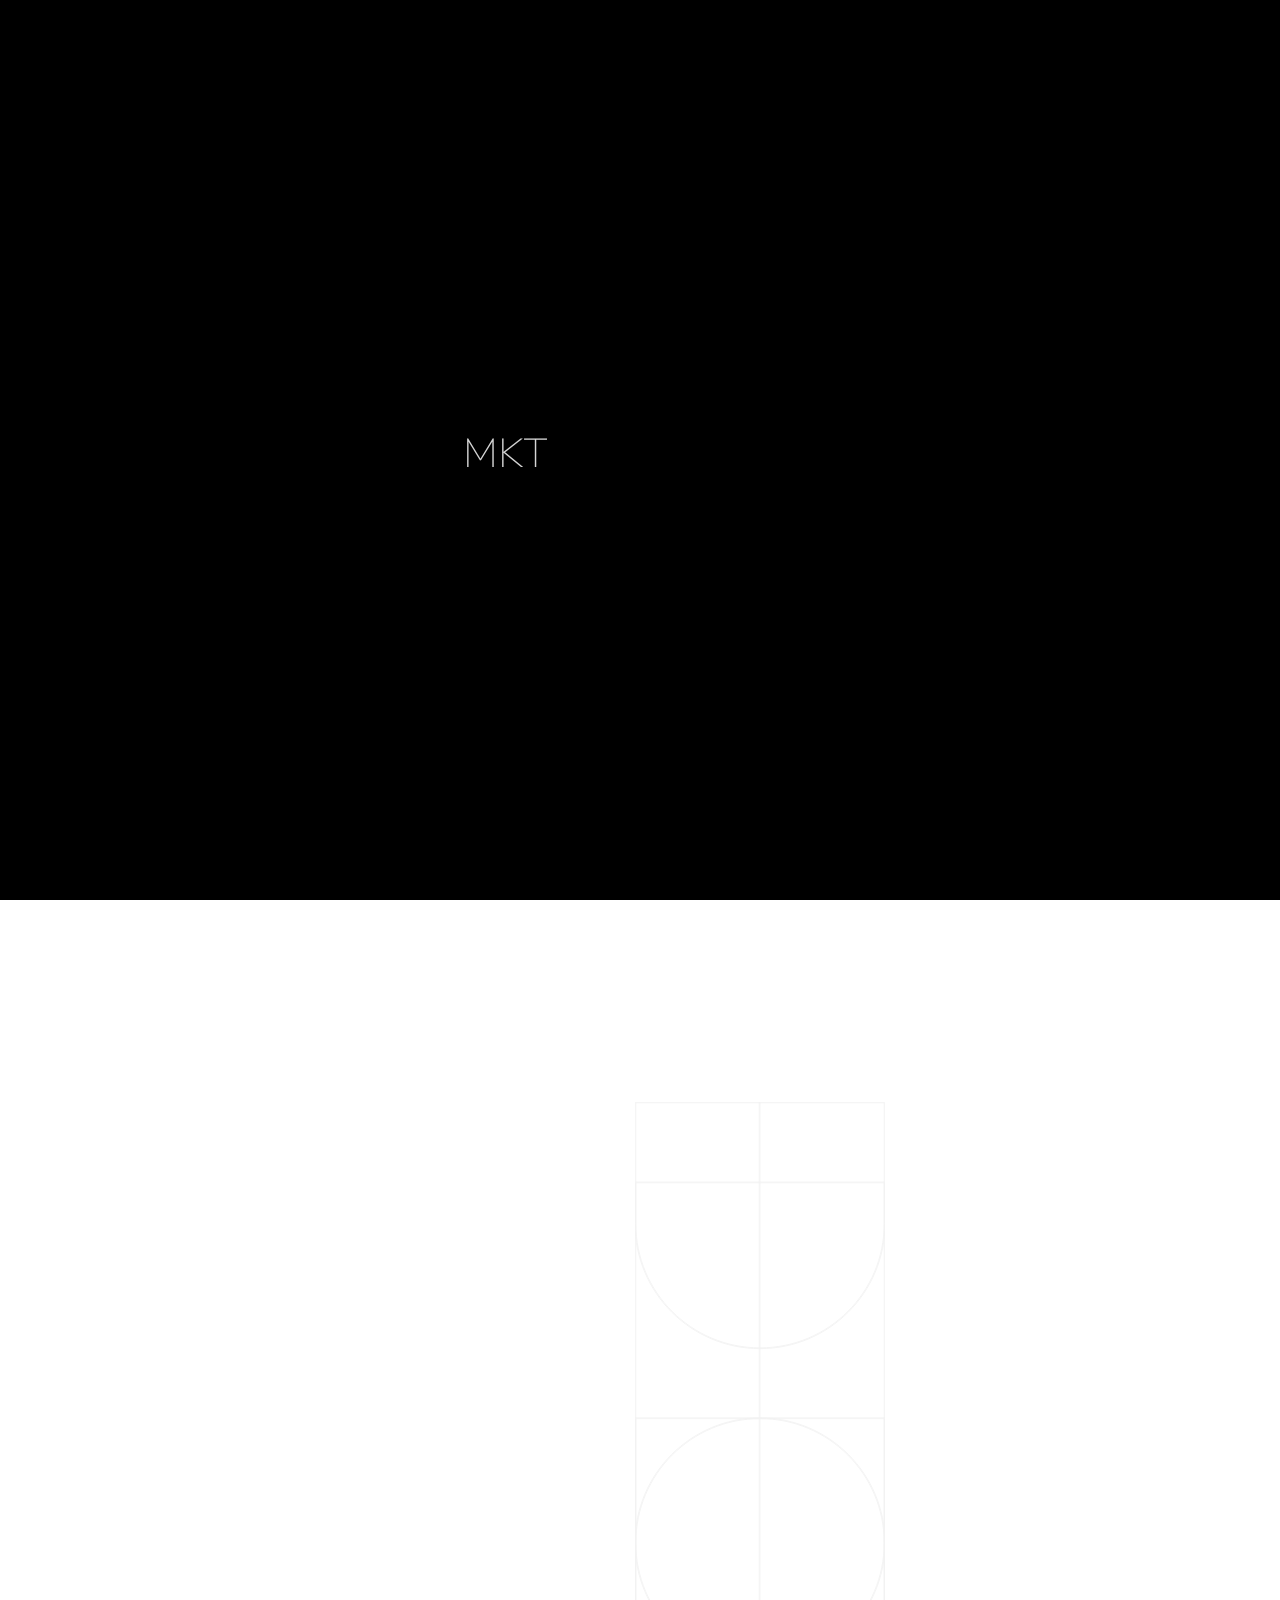
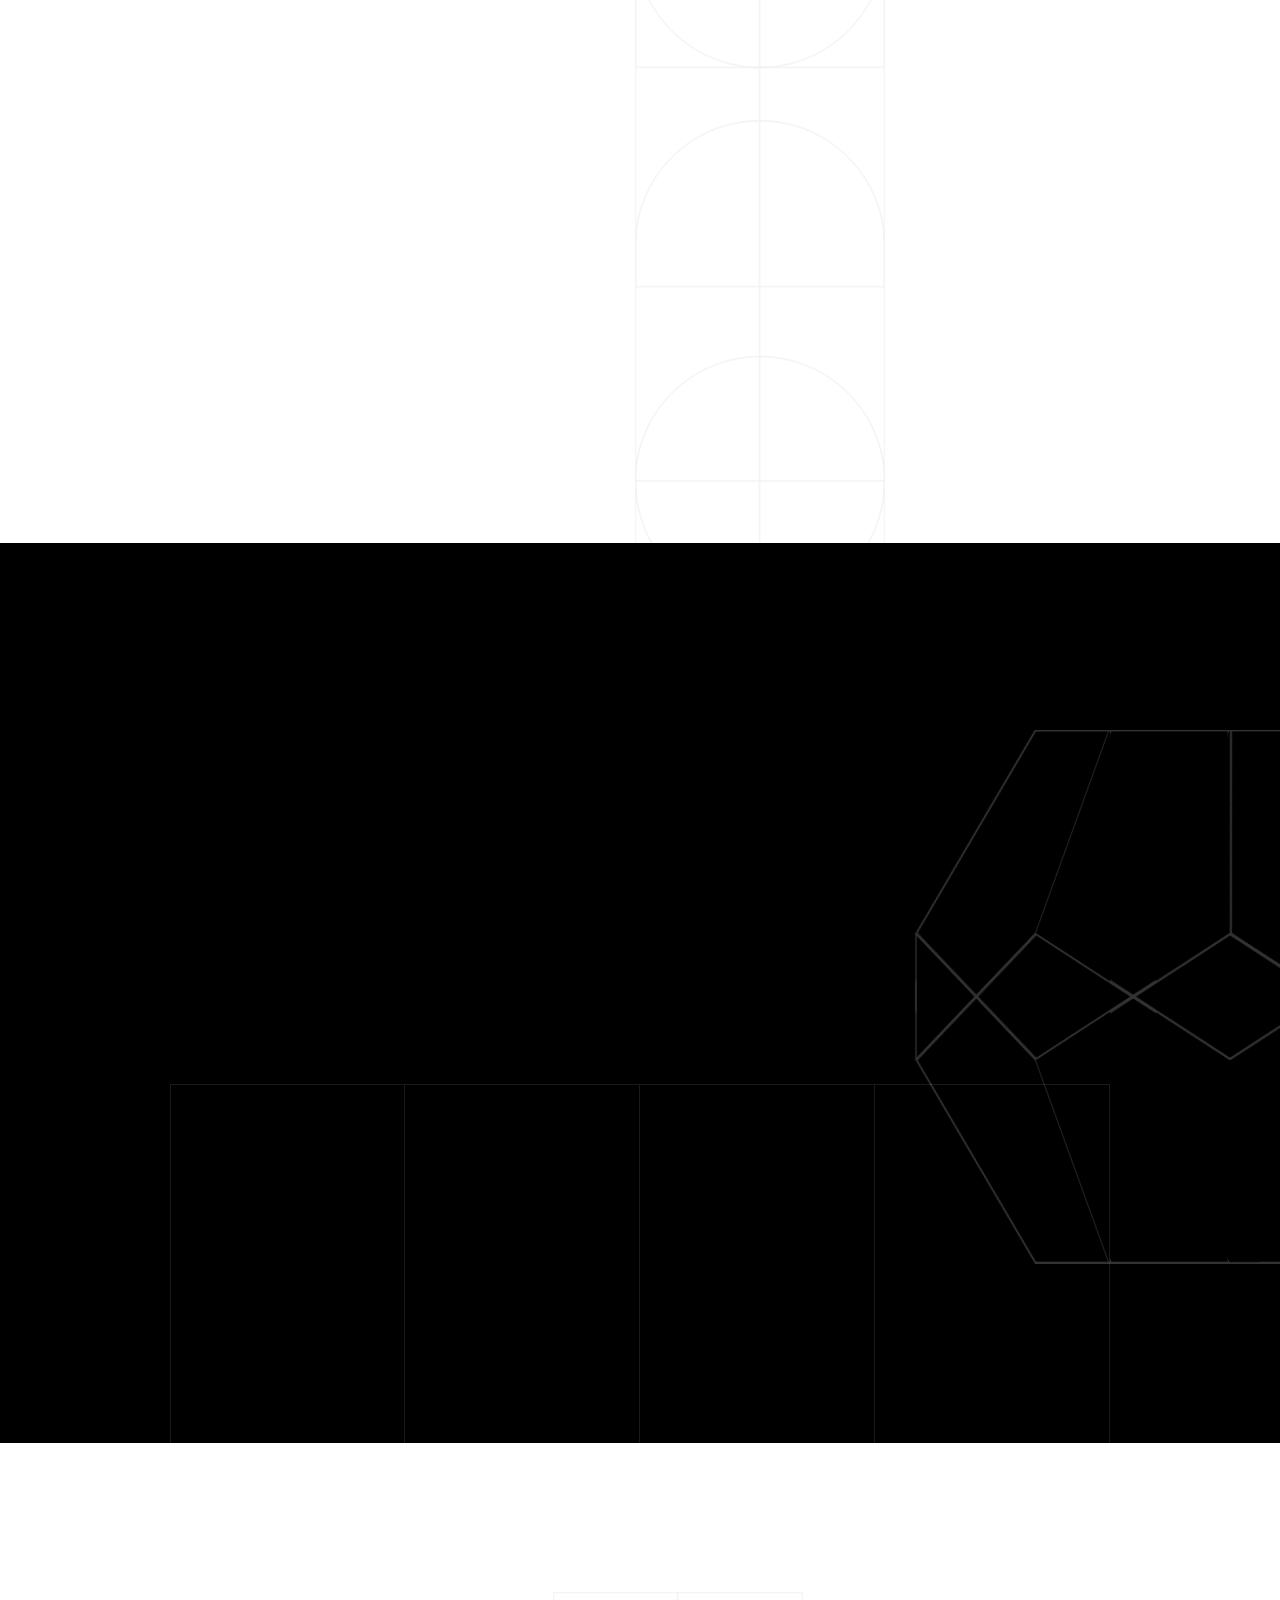
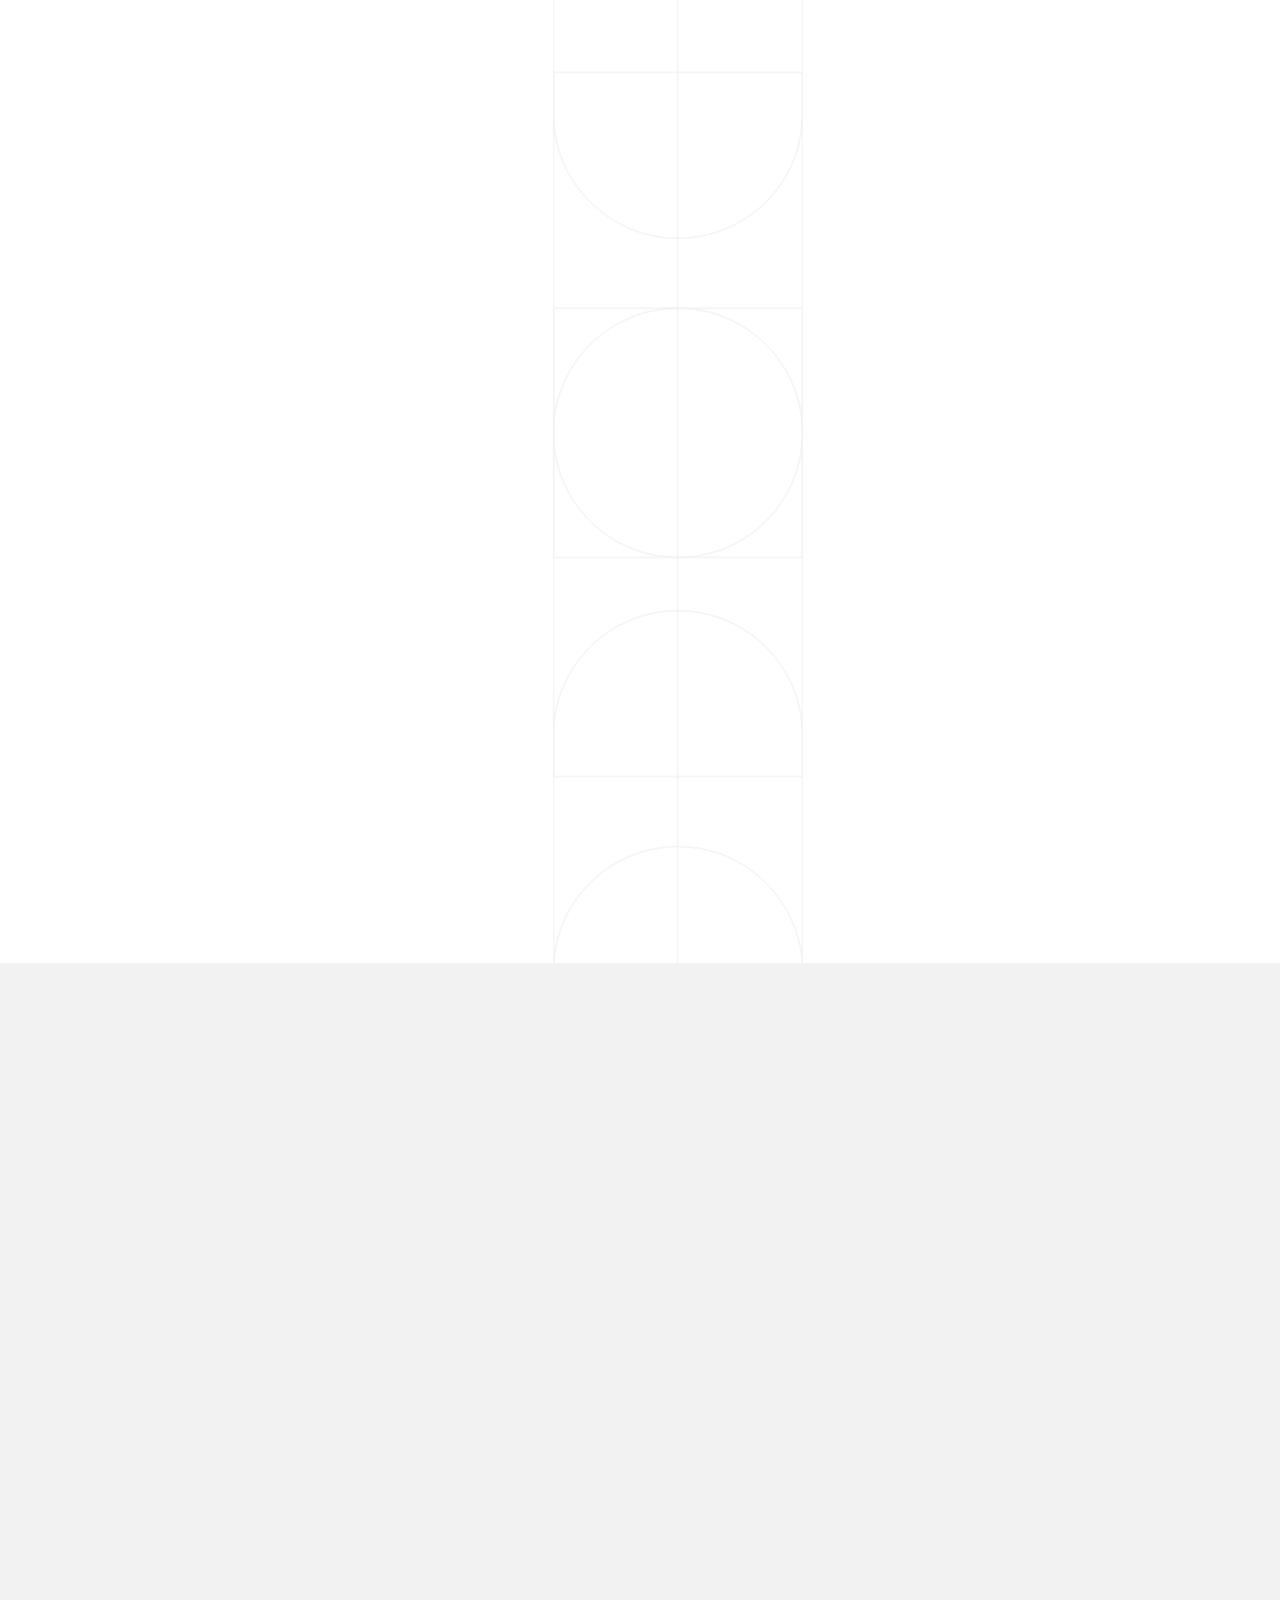
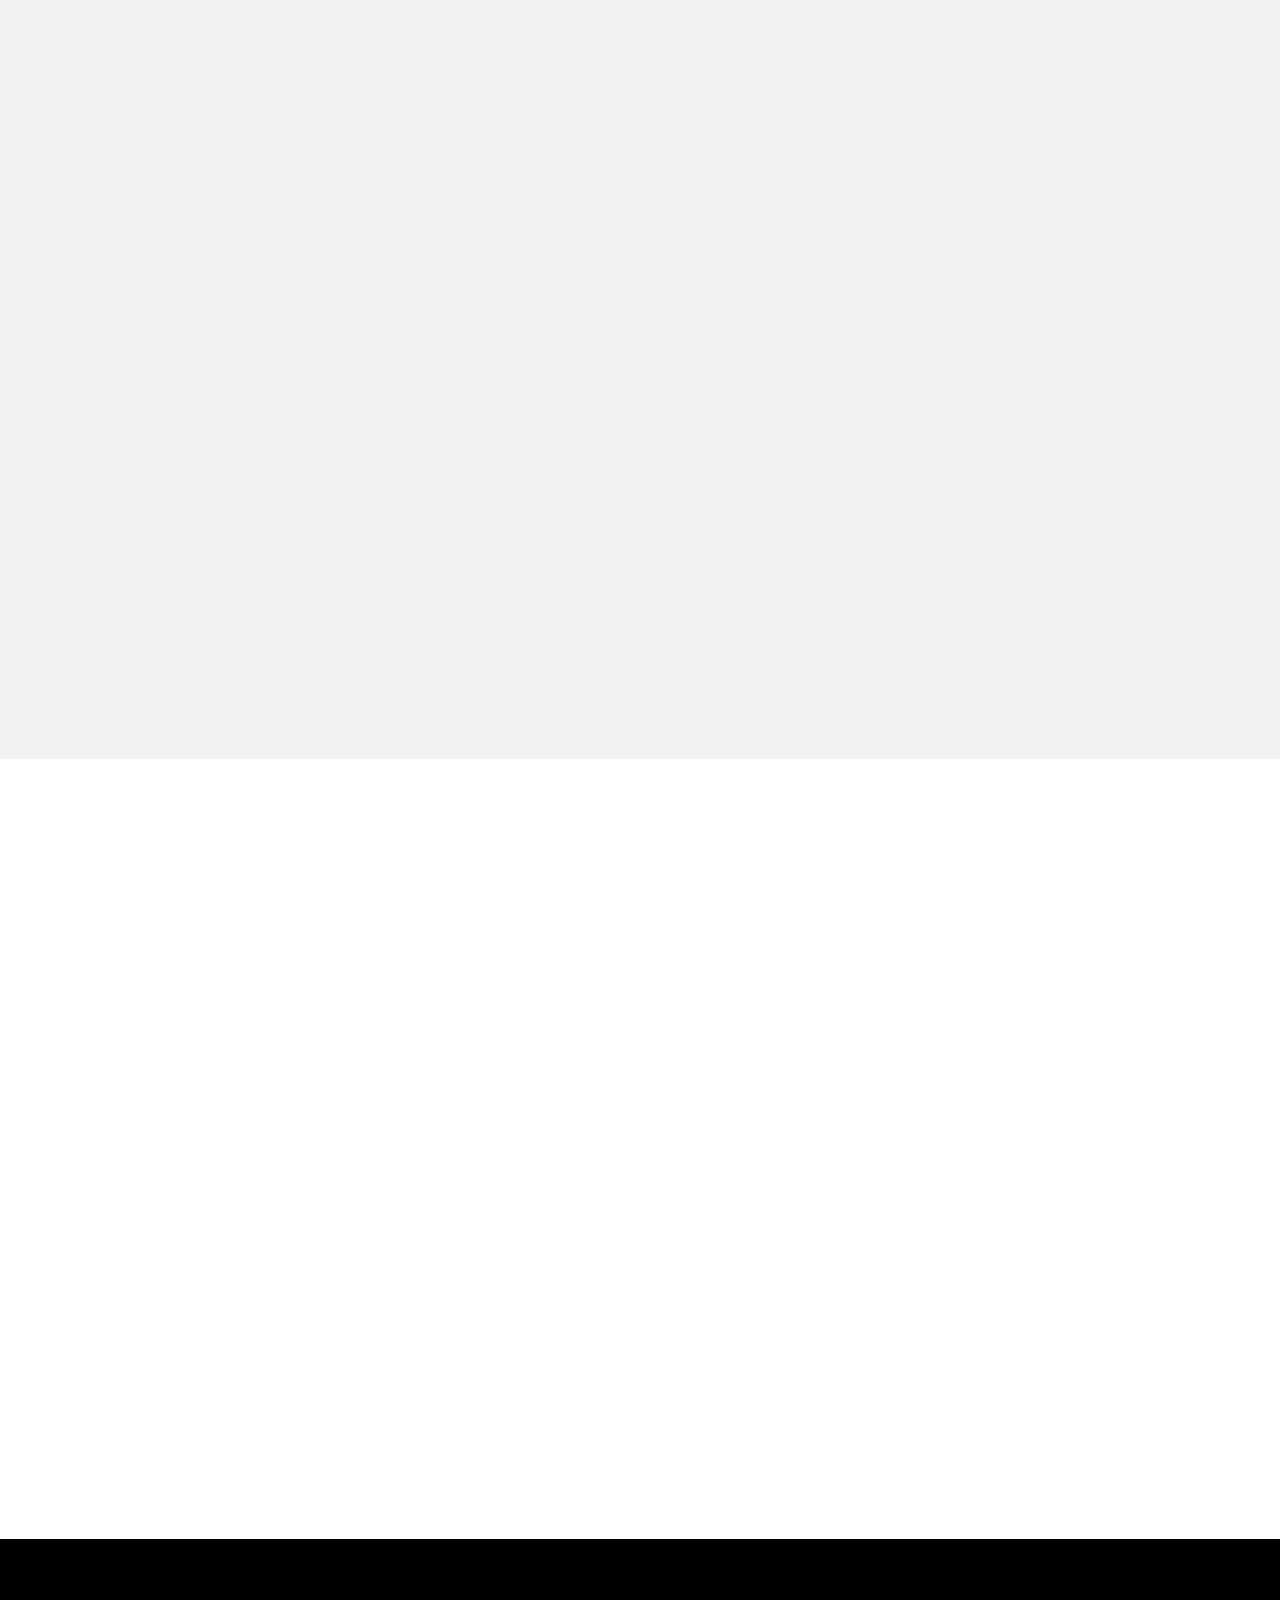
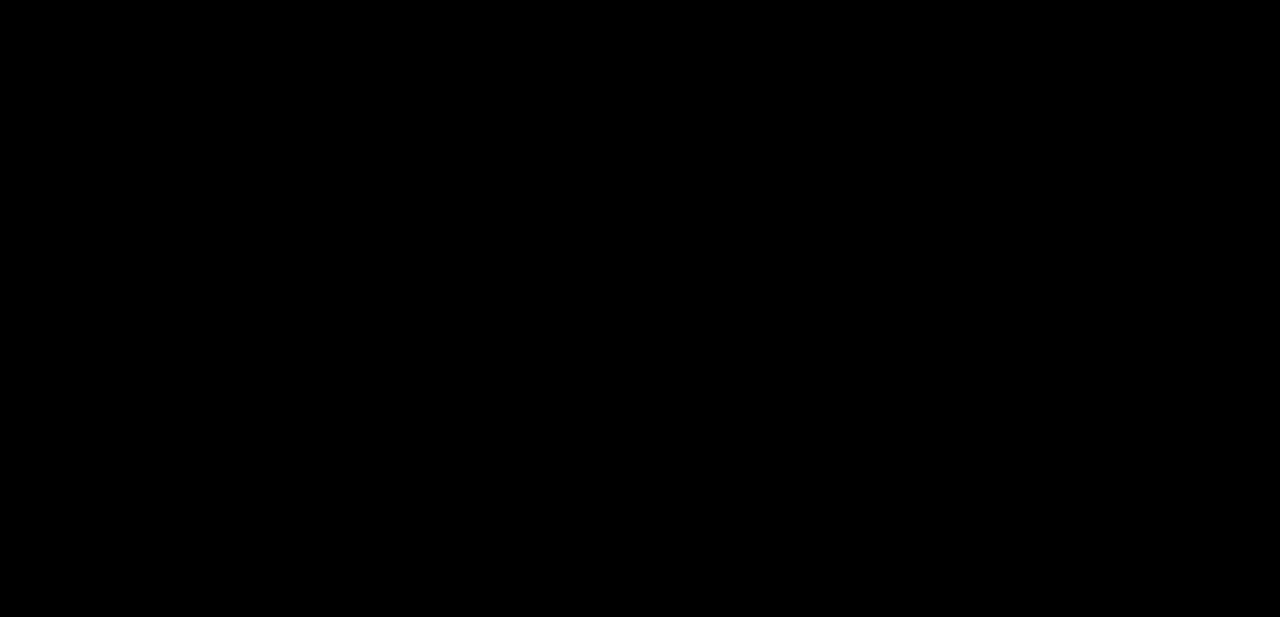
<file: mkthealth.html>
<!DOCTYPE html>
<html lang="zxx">

<head>

    <meta charset="UTF-8">
    <meta name="viewport" content="width=device-width, initial-scale=1.0">
    <meta http-equiv="X-UA-Compatible" content="ie=edge">

    <!-- bootstrap grid css -->
    <link rel="stylesheet" href="css/plugins/bootstrap-grid.css">
    <!-- font awesome css -->
    <link rel="stylesheet" href="css/plugins/font-awesome.min.css">
    <!-- swiper css -->
    <link rel="stylesheet" href="css/plugins/swiper.min.css">   
    <!-- fancybox css -->
    <link rel="stylesheet" href="css/plugins/fancybox.min.css">
    <!-- ashley scss -->
    <link rel="stylesheet" href="css/style.css">
    <!-- page name -->
    <title>MKT Health</title>

</head>

<body>

    <!-- wrapper -->
    <div class="mil-wrapper" id="top">
        <div class="mil-preloader">
            <div class="mil-preloader-animation">
                <div class="mil-pos-abs mil-animation-1">
                    <p class="mil-h3 mil-muted mil-thin">MKT</p>
                    <p class="mil-h3 mil-muted">Health</p>
                    <p class="mil-h3 mil-muted mil-thin">2024</p>
                </div>
                <div class="mil-pos-abs mil-animation-2">
                    <div class="mil-reveal-frame">
                        <p class="mil-reveal-box"></p>
                        <p class="mil-h3 mil-muted mil-thin">Presentado por MKT Experts</p>
                    </div>
                </div>
            </div>
        </div>
        <!-- preloader end -->

        <!-- scrollbar progress -->
        <div class="mil-progress-track">
            <div class="mil-progress"></div>
        </div>
        <!-- scrollbar progress end -->

        <!-- menu -->
        <div class="mil-menu-frame">
            <!-- frame clone -->
            <div class="mil-frame-top">
                <a href="mkthealth.html" class="mil-logo">MKT Health</a>
                <div class="mil-menu-btn">
                    <span></span>
                </div>
            </div>
            <!-- frame clone end -->
            <div class="container">
                <div class="mil-menu-content">
                    <div class="row">
                        <div class="col-xl-5">

                            <nav class="mil-main-menu" id="swupMenu">
                                <ul>
                                    <li class="mil-has-children mil-active">
                                        <a href="#banner">Inicio</a>
                                    </li>
                                    <li class="mil-has-children">
                                        <a href="#about">Acerca del evento</a>
                                    </li>
                                    <li class="mil-has-children">
                                        <a href="#temas">Temas</a>
                                    </li>
                                    <li class="mil-has-children">
                                        <a href="#ponentes">Ponentes</a>
                                    </li>
                                    <li class="mil-has-children">
                                        <a href="#beneficios">Beneficios</a>
                                    </li>
                                    <li class="mil-has-children">
                                        <a href="#contact">Registro</a>
                                    </li>
                                </ul>
                            </nav>

                        </div>
                        <!-- <div class="col-xl-7">

                            <div class="mil-menu-right-frame">
                                <div class="mil-animation-in">
                                    <div class="mil-animation-frame">
                                        <div class="mil-animation mil-position-1 mil-scale" data-value-1="2" data-value-2="2"></div>
                                    </div>
                                </div>
                                <div class="mil-menu-right">
                                    <div class="row">
                                        <div class="col-lg-8 mil-mb-60">

                                            <h6 class="mil-muted mil-mb-30">Projects</h6>

                                            <ul class="mil-menu-list">
                                                <li><a href="project-1.html" class="mil-light-soft">Interior design studio</a></li>
                                                <li><a href="project-2.html" class="mil-light-soft">Home Security Camera</a></li>
                                                <li><a href="project-3.html" class="mil-light-soft">Kemia Honest Skincare</a></li>
                                                <li><a href="project-4.html" class="mil-light-soft">Cascade of Lava</a></li>
                                                <li><a href="project-5.html" class="mil-light-soft">Air Pro by Molekule</a></li>
                                                <li><a href="project-6.html" class="mil-light-soft">Tony's Chocolonely</a></li>
                                            </ul>

                                        </div>
                                        <div class="col-lg-4 mil-mb-60">

                                            <h6 class="mil-muted mil-mb-30">Useful links</h6>

                                            <ul class="mil-menu-list">
                                                <li><a href="#." class="mil-light-soft">Privacy Policy</a></li>
                                                <li><a href="#." class="mil-light-soft">Terms and conditions</a></li>
                                                <li><a href="#." class="mil-light-soft">Cookie Policy</a></li>
                                                <li><a href="#." class="mil-light-soft">Careers</a></li>
                                            </ul>

                                        </div>
                                    </div>
                                    <div class="mil-divider mil-mb-60"></div>
                                    <div class="row justify-content-between">

                                        <div class="col-lg-4 mil-mb-60">

                                            <h6 class="mil-muted mil-mb-30">Canada</h6>

                                            <p class="mil-light-soft mil-up">71 South Los Carneros Road, California <span class="mil-no-wrap">+51 174 705 812</span></p>

                                        </div>
                                        <div class="col-lg-4 mil-mb-60">

                                            <h6 class="mil-muted mil-mb-30">Germany</h6>

                                            <p class="mil-light-soft">Leehove 40, 2678 MC De Lier, Netherlands <span class="mil-no-wrap">+31 174 705 811</span></p>

                                        </div>
                                    </div>
                                </div>
                            </div>

                        </div> -->
                    </div>
                </div>
            </div>
        </div>
        <!-- menu -->
        
        <!-- curtain -->
        <div class="mil-curtain"></div>
        <!-- curtain end -->

        <!-- frame -->
        <div class="mil-frame">
            <div class="mil-frame-top">
                <a href="mkthealth.html" class="mil-logo">MH</a>
                <div class="mil-menu-btn">
                    <span></span>
                </div>
            </div>
            <div class="mil-frame-bottom">
                <div class="mil-current-page"></div>
                <div class="mil-back-to-top">
                    <a href="#banner" class="mil-link mil-dark mil-arrow-place">
                        <span>Subir al principio</span>
                    </a>
                </div>
            </div>
        </div>
        <!-- frame end -->

        <!-- content -->
        <div class="mil-content" id="banner">
            <div id="swupMain" class="mil-main-transition">

                <!-- banner -->
                <section class="mil-banner mil-dark-bg">
                    <div class="mi-invert-fix">
                        <div class="mil-animation-frame">
                            <div class="mil-animation mil-position-1 mil-scale" data-value-1="7" data-value-2="1.6"></div>
                            <div class="mil-animation mil-position-2 mil-scale" data-value-1="4" data-value-2="1"></div>
                            <div class="mil-animation mil-position-3 mil-scale" data-value-1="1.2" data-value-2=".1"></div>
                        </div>

                        <div class="mil-gradient"></div>

                        <div class="container">
                            <div class="mil-banner-content mil-up">

                                <h1 class="mil-muted mil-mb-60">Bienvenido <span class="mil-thin">a</span><br> MKT <span class="mil-thin">Health</span></h1>
                                <div class="row">
                                    <div class="col-md-7 col-lg-5">

                                        <p class="mil-light-soft mil-mb-60">Bienvenidos a MKT HEALTH, el evento que reúnirá a los expertos líderes en marketing del sector salud.<br/> Prepárate para sumergirte en las últimas tendencias que están revolucionando la forma de llegar a los pacientes y mejorar la experiencia para llegar a cada uno de ellos.</p>

                                    </div>
                                </div>

                                <a href="#contact" class="mil-button mil-arrow-place mil-btn-space">
                                    <span>Regístrate</span>
                                </a>

                                <div class="mil-circle-text">
                                    <svg version="1.1" xmlns="http://www.w3.org/2000/svg" xmlns:xlink="http://www.w3.org/1999/xlink" x="0px" y="0px" viewBox="0 0 300 300" enable-background="new 0 0 300 300" xml:space="preserve" class="mil-ct-svg mil-rotate" data-value="360">
                                        <defs>
                                            <path id="circlePath" d="M 150, 150 m -60, 0 a 60,60 0 0,1 120,0 a 60,60 0 0,1 -120,0 " />
                                        </defs>
                                        <circle cx="150" cy="100" r="75" fill="none" />
                                        <g>
                                            <use xlink:href="#circlePath" fill="none" />
                                            <text style="letter-spacing: 6.5px">
                                                <!-- circle text -->
                                                <textPath xlink:href="#circlePath">Scroll down - Scroll down - </textPath>
                                            </text>
                                        </g>
                                    </svg>
                                    <a href="#about" class="mil-button mil-arrow-place mil-icon-button mil-arrow-down"></a>
                                </div>

                            </div>
                        </div>
                    </div>
                </section>
                <!-- banner end -->

                <!-- about -->
                <section id="about">
                    <div class="container mil-p-120-30">
                        <div class="row justify-content-between align-items-center">
                            <div class="col-lg-6 col-xl-5">

                                <div class="mil-mb-90">
                                    <h2 class="mil-up mil-mb-60">Acerca del<span class="mil-thin"><b> Evento</b></span></h2>
                                    <p class="mil-up mil-mb-30">Abordaremos una variedad de desafíos y oportunidades que enfrenta el marketing en el sector salud. La promoción de servicios médicos, productos farmacéuticos y campañas de bienestar será un punto central de nuestras discusiones. Este evento proporcionará una plataforma para explorar cómo estas áreas pueden ser mejoradas y optimizadas mediante estrategias de marketing innovadoras. Los asistentes tendrán la oportunidad de aprender de expertos de la industria sobre las mejores prácticas y enfoques efectivos para enfrentar los retos actuales y futuros.</p>
                                    <p class="mil-up mil-mb-60">Este evento no solo se centrará en la teoría, sino también en la práctica, proporcionando herramientas y estrategias que pueden ser implementadas de inmediato. La participación de nuestros ponentes le permitirá a los profesionales del marketing en salud comprender cómo utilizar las últimas tecnologías y tendencias para mejorar la experiencia del paciente y aumentar la eficacia de sus campañas. En un mundo donde la tecnología y las expectativas de los pacientes están en constante evolución, este evento ofrece una oportunidad invaluable para mantenerse a la vanguardia del marketing en salud.</p>

                                    <div class="mil-about-quote">
                                        <div class="mil-avatar mil-up">
                                            <img src="img/faces/customers/Daniel.webp" alt="Founder">
                                        </div>
                                        <h6 class="mil-quote mil-up">Nos enfocaremos <span class="mil-thin">en tu empresa:</span> Hacerla crecer <span class="mil-thin">es nuestra prioridad</span></h6>
                                    </div>
                                </div>

                            </div>
                            <div class="col-lg-5">

                                <div class="mil-about-photo mil-mb-90">
                                    <div class="mil-lines-place"></div>
                                    <div class="mil-up mil-img-frame" style="padding-bottom: 160%;">
                                        <img src="img/photo/first.webp" alt="img" class="mil-scale" data-value-1="1" data-value-2="1.2">
                                    </div>
                                </div>

                            </div>
                        </div>
                    </div>
                </section>
                <!-- about end -->

                <!-- services -->
                <section class="mil-dark-bg" id="temas">
                    <div class="mi-invert-fix">
                        <div class="mil-animation-frame">
                            <div class="mil-animation mil-position-1 mil-scale" data-value-1="2.4" data-value-2="1.4" style="top: 300px; right: -100px"></div>
                            <div class="mil-animation mil-position-2 mil-scale" data-value-1="2" data-value-2="1" style="left: 150px"></div>
                        </div>
                        <div class="container mil-p-120-0">

                            <div class="mil-mb-120">
                                <div class="row">
                                    <div class="col-lg-10">

                                        <span class="mil-suptitle mil-light-soft mil-suptitle-right mil-up">Profesionales enfocados en ayudar a tu marca<br> a crecer y avanzar.</span>

                                    </div>
                                </div>

                                <div class="mil-complex-text justify-content-center mil-up mil-mb-15">                                    
                                    <h2 class="mil-h1 mil-muted mil-center">Temas <span class="mil-thin">importantes</span></h2>
                                </div>
                                <div class="mil-complex-text justify-content-center mil-up">
                                    <h2 class="mil-h1 mil-muted mil-center">que <span class="mil-thin">abordaremos.</span></h2>                        
                                </div>
                            </div>

                            <div class="row mil-services-grid m-0">
                                <div class="col-md-6 col-lg-3 mil-services-grid-item p-0">

                                    <a href="service.html" class="mil-service-card-sm mil-up">
                                        <h5 class="mil-muted mil-mb-30">Aplicaciones de <br>tecnología emergente</h5>
                                        <p class="mil-light-soft mil-mb-30">Aplica la inteligencia artificial y el big data para el marketing.</p>
                                    </a>

                                </div>
                                <div class="col-md-6 col-lg-3 mil-services-grid-item p-0">

                                    <a href="service.html" class="mil-service-card-sm mil-up">
                                        <h5 class="mil-muted mil-mb-30">Optimización de la <br>experiencia del usuario</h5>
                                        <p class="mil-light-soft mil-mb-30">Diseña servicios y plataformas que mejoren la satisfacción de los usuarios.</p>
                                        
                                    </a>

                                </div>
                                <div class="col-md-6 col-lg-3 mil-services-grid-item p-0">

                                    <a href="service.html" class="mil-service-card-sm mil-up">
                                        <h5 class="mil-muted mil-mb-30">Innovación en <br>marketing de salud</h5>
                                        <p class="mil-light-soft mil-mb-30">Descubre las últimas tendencias y estrategias para llegar a nuevos pacientes.</p>
                                    </a>

                                </div>
                                <div class="col-md-6 col-lg-3 mil-services-grid-item p-0">

                                    <a href="#contact" class="mil-service-card-sm mil-up">
                                        <h5 class="mil-muted mil-mb-30">Realiza tu <br>registro</h5>
                                        <p class="mil-light-soft mil-mb-30">Proporcionanos tus datos par poder asistir a la plática.</p>
                                        <div class="mil-button mil-icon-button-sm mil-arrow-place"></div>
                                    </a>

                                </div>
                            </div>
                        </div>
                    </div>
                </section>
                <!-- services end -->

                <!-- team -->
                <section>
                    <div class="container mil-p-120-30" id="ponentes">
                        <div class="row justify-content-between align-items-center">
                            <div class="col-lg-5 col-xl-4">

                                <div class="mil-mb-90">
                                    <h2 class="mil-up mil-mb-60">Nuestros<br> ponentes</h2>
                                    <p class="mil-up mil-mb-30">En MKT HEALTH contaremos con la presencia de destacados profesionales que compartirán sus conocimientos y experiencias en el campo del marketing en el sector salud.</p>

                                    <p class="mil-up mil-mb-60">Estos ponentes, con su experiencia y conocimiento, proporcionarán a los asistentes herramientas prácticas y estrategias innovadoras para enfrentar los desafíos del marketing en el sector salud. La participación en sus sesiones será una oportunidad única para aprender de los mejores y aplicar estas lecciones en sus propias organizaciones.</p>

                                    <div class="mil-up"><a href="#contact" class="mil-button mil-arrow-place mil-mb-60"><span>Regístrate</span></a></div>

                                    <h4 class="mil-up"><span class="mil-thin">Te</span> aseguramos <br><span class="mil-thin">resultados</span> excepcionales.</h4>
                                </div>

                            </div>
                            <div class="col-lg-6">

                                <div class="mil-team-list">
                                    <div class="mil-lines-place"></div>

                                    <div class="row mil-mb-60">
                                        <div class="col-sm-6">

                                            <div class="mil-team-card mil-up mil-mb-30">
                                                <img src="img/faces/felix.webp" alt="Team member">
                                                <div class="mil-description">
                                                    <div class="mil-secrc-text">
                                                        <h5 class="mil-muted mil-mb-5">Felix Cortés</h5>
                                                        <p class="mil-link mil-light-soft mil-mb-10">Consultor estratégico</p>
                                                    </div>
                                                </div>
                                            </div>

                                            <div class="mil-team-card mil-up mil-mb-30">
                                                <img src="img/faces/daniiii_1.webp" alt="Team member">
                                                <div class="mil-description">
                                                    <div class="mil-secrc-text">
                                                        <h5 class="mil-muted mil-mb-5">Daniel Alamillo</h5>
                                                        <p class="mil-link mil-light-soft mil-mb-10">Marketing digital y analista de datos</p>
                                                    </div>
                                                </div>
                                            </div>

                                        </div>
                                        <div class="col-sm-6">
                                            <div class="mil-team-card mil-up mil-mb-30">
                                                <img src="img/faces/carlosss.webp" alt="Team member">
                                                <div class="mil-description">
                                                    <div class="mil-secrc-text">
                                                        <h5 class="mil-muted mil-mb-5">Carlos Carsolio</h5>
                                                        <p class="mil-link mil-light-soft mil-mb-10">Speaker y coach</p>
                                                    </div>
                                                </div>
                                            </div>
                                        </div>
                                    </div>
                                </div>
                            </div>
                        </div>
                    </div>
                </section>
                <!-- team end -->

                <!-- reviews -->
                <section class="mil-soft-bg" id="beneficios">
                    <div class="container mil-p-120-120">

                        <div class="row">
                            <div class="col-lg-10">

                                <span class="mil-suptitle mil-suptitle-right mil-suptitle-dark mil-up">Te presentamos</span>

                            </div>
                        </div>

                        <h2 class="mil-center mil-up mil-mb-60">Algunos de los <span class="mil-thin">beneficios</span> <br>de asistir <span class="mil-thin">a este evento.</span></h2>



                        <div class="row mil-relative justify-content-center">
                            <div class="col-lg-8">

                                <div class="mil-slider-nav mil-soft mil-reviews-nav mil-up">
                                    <div class="mil-slider-arrow mil-prev mil-revi-prev mil-arrow-place"></div>
                                    <div class="mil-slider-arrow mil-revi-next mil-arrow-place"></div>
                                </div>

                                <svg xmlns="http://www.w3.org/2000/svg" viewBox="0 0 48 48" class="mil-quote-icon mil-up">
                                    <path d="M 13.5 10 A 8.5 8.5 0 0 0 13.5 27 A 8.5 8.5 0 0 0 18.291016 25.519531 C 17.422273 29.222843 15.877848 31.803343 14.357422 33.589844 C 12.068414 36.279429 9.9433594 37.107422 9.9433594 37.107422 A 1.50015 1.50015 0 1 0 11.056641 39.892578 C 11.056641 39.892578 13.931586 38.720571 16.642578 35.535156 C 19.35357 32.349741 22 27.072581 22 19 A 1.50015 1.50015 0 0 0 21.984375 18.78125 A 8.5 8.5 0 0 0 13.5 10 z M 34.5 10 A 8.5 8.5 0 0 0 34.5 27 A 8.5 8.5 0 0 0 39.291016 25.519531 C 38.422273 29.222843 36.877848 31.803343 35.357422 33.589844 C 33.068414 36.279429 30.943359 37.107422 30.943359 37.107422 A 1.50015 1.50015 0 1 0 32.056641 39.892578 C 32.056641 39.892578 34.931586 38.720571 37.642578 35.535156 C 40.35357 32.349741 43 27.072581 43 19 A 1.50015 1.50015 0 0 0 42.984375 18.78125 A 8.5 8.5 0 0 0 34.5 10 z" fill="#000000" />
                                </svg>

                                <div class="swiper-container mil-reviews-slider">
                                    <div class="swiper-wrapper">
                                        <div class="swiper-slide">
                                            <div class="mil-review-frame mil-center" data-swiper-parallax="-200" data-swiper-parallax-opacity="0">
                                                <h5 class="mil-up mil-mb-10">Mejora la experiencia del cliente a través de plataformas digitales</h5>
                                                <p class="mil-text-xl mil-up">Aprende estrategias efectivas para brindar una experiencia excepcional a tus pacientes en el mundo digital.</p>
                                            </div>
                                        </div>
                                        <div class="swiper-slide">
                                            <div class="mil-review-frame mil-center" data-swiper-parallax="-200" data-swiper-parallax-opacity="0">
                                                <h5 class="mil-up mil-mb-10">Optimiza la comunicación en plataformas digitales</h5>
                                                <p class="mil-text-xl mil-up">Descubre cómo fortalecer y ampliar tu presencia en línea para una comunicación más efectiva con tu audiencia, aumentando así la visibilidad de tu práctica médica.</p>
                                            </div>
                                        </div>
                                        <div class="swiper-slide">
                                            <div class="mil-review-frame mil-center" data-swiper-parallax="-200" data-swiper-parallax-opacity="0">
                                                <h5 class="mil-up mil-mb-10">Incrementa tus citas</h5>
                                                <p class="mil-text-xl mil-up">Aprende técnicas probadas para convertir leads en clientes, impulsando así el crecimiento y la rentabilidad de tu negocio médico.</p>
                                            </div>
                                        </div>
                                        <div class="swiper-slide">
                                            <div class="mil-review-frame mil-center" data-swiper-parallax="-200" data-swiper-parallax-opacity="0">
                                                <h5 class="mil-up mil-mb-10">Automatiza la agenda</h5>
                                                <p class="mil-text-xl mil-up">Implementa herramientas digitales para agilizar y simplificar el proceso de programación de citas, brindando conveniencia tanto a tus pacientes como a tu equipo.</p>
                                            </div>
                                        </div>
                                    </div>
                                </div>

                            </div>
                        </div>

                    </div>
                </section>
                <!-- reviews end -->

                 <!-- reviews -->
                 <section class="mil-soft-bg">
                    <div class="container mil-p-120-120">


                        <h2 class="mil-center mil-up mil-mb-60">¿Qué <span class="mil-thin">aprenderás?</span></h2>



                        <div class="row mil-relative justify-content-center">
                            <div class="col-lg-8">

                                <div class="mil-slider-nav mil-soft mil-reviews-nav mil-up">
                                    <div class="mil-slider-arrow mil-prev mil-revi-prev mil-arrow-place"></div>
                                    <div class="mil-slider-arrow mil-revi-next mil-arrow-place"></div>
                                </div>

                                <svg xmlns="http://www.w3.org/2000/svg" viewBox="0 0 48 48" class="mil-quote-icon mil-up">
                                    <path d="M 13.5 10 A 8.5 8.5 0 0 0 13.5 27 A 8.5 8.5 0 0 0 18.291016 25.519531 C 17.422273 29.222843 15.877848 31.803343 14.357422 33.589844 C 12.068414 36.279429 9.9433594 37.107422 9.9433594 37.107422 A 1.50015 1.50015 0 1 0 11.056641 39.892578 C 11.056641 39.892578 13.931586 38.720571 16.642578 35.535156 C 19.35357 32.349741 22 27.072581 22 19 A 1.50015 1.50015 0 0 0 21.984375 18.78125 A 8.5 8.5 0 0 0 13.5 10 z M 34.5 10 A 8.5 8.5 0 0 0 34.5 27 A 8.5 8.5 0 0 0 39.291016 25.519531 C 38.422273 29.222843 36.877848 31.803343 35.357422 33.589844 C 33.068414 36.279429 30.943359 37.107422 30.943359 37.107422 A 1.50015 1.50015 0 1 0 32.056641 39.892578 C 32.056641 39.892578 34.931586 38.720571 37.642578 35.535156 C 40.35357 32.349741 43 27.072581 43 19 A 1.50015 1.50015 0 0 0 42.984375 18.78125 A 8.5 8.5 0 0 0 34.5 10 z" fill="#000000" />
                                </svg>

                                <div class="swiper-container mil-reviews-slider">
                                    <div class="swiper-wrapper">
                                        <div class="swiper-slide">
                                            <div class="mil-review-frame mil-center" data-swiper-parallax="-200" data-swiper-parallax-opacity="0">
                                                <h5 class="mil-up mil-mb-10">Charlas sobre funnel de Inteligencia Artificial</h5>
                                                <p class="mil-text-xl mil-up">Exploraremos cómo utilizar el poder de la inteligencia artificial para optimizar tus embudos de venta y aumentar la eficiencia de tu estrategia de marketing.</p>
                                            </div>
                                        </div>
                                        <div class="swiper-slide">
                                            <div class="mil-review-frame mil-center" data-swiper-parallax="-200" data-swiper-parallax-opacity="0">
                                                <h5 class="mil-up mil-mb-10">Utilización de IA orientada a ventas</h5>
                                                <p class="mil-text-xl mil-up">Descubriremos cómo integrar herramientas de inteligencia artificial en tu estrategia de ventas para identificar oportunidades, personalizar interacciones y cerrar más negocios.</p>
                                            </div>
                                        </div>
                                        <div class="swiper-slide">
                                            <div class="mil-review-frame mil-center" data-swiper-parallax="-200" data-swiper-parallax-opacity="0">
                                                <h5 class="mil-up mil-mb-10">Atrae más pacientes a tu consultorio</h5>
                                                <p class="mil-text-xl mil-up">Implementaremos tácticas efectivas para aumentar la visibilidad en línea para atraer nuevos pacientes interesados en tus servicios.</p>
                                            </div>
                                        </div>
                                        <div class="swiper-slide">
                                            <div class="mil-review-frame mil-center" data-swiper-parallax="-200" data-swiper-parallax-opacity="0">
                                                <h5 class="mil-up mil-mb-10">Segmentación de tu audiencia</h5>
                                                <p class="mil-text-xl mil-up">Dominarás las técnicas de segmentación de mercado para dirigir tus esfuerzos de marketing hacia audiencias específicas, maximizando así el impacto de tus campañas.</p>
                                            </div>
                                        </div>
                                    </div>
                                </div>

                            </div>
                        </div>

                    </div>
                </section>
                <!-- reviews end -->

                 <!-- contact form -->
                <section id="contact">
                    <div class="container mil-p-120-90">
                        <h3 class="mil-center mil-up mil-mb-120">Regístrate <span class="mil-thin">aquí</span></h3>
                        <form action="DataBase/conexion.php" method="post" class="row align-items-center">
                            <div class="col-lg-6 mil-up">
                                <input type="text" name="nombre" placeholder="Nombre" required>
                            </div>
                            <div class="col-lg-6 mil-up">
                                <input type="email" name="correo" placeholder="Correo" required>
                            </div>
                            <div class="col-lg-6 mil-up">
                                <input type="text" name="telefono" placeholder="Teléfono" required>
                            </div>
                            <div class="col-lg-6 mil-up">
                                <input type="text" name="nombreNegocio" placeholder="Nombre del negocio" required> <!-- Cambiado cp_negocio a cpNegocio -->
                            </div>
                            <div class="col-lg-6 mil-up">
                                <input type="text" name="cpNegocio" placeholder="CP del negocio" required> <!-- Cambiado tipo_negocio a negocio -->
                            </div>
                            <div class="col-lg-6 mil-up">
                                <input type="text" name="puestoOcupa" placeholder="Puesto que ocupas" required> <!-- Cambiado puesto a puestoOcupa -->
                            </div>
                            <div class="col-lg-8">
                                <p class="mil-up mil-mb-30"><span class="mil-accent">Tu información está protegida y no estará expuesta a terceros.</span></p>
                            </div>
                            <div class="col-lg-4">
                                <div class="mil-adaptive-right mil-up mil-mb-30">
                                    <button type="submit" class="mil-button mil-arrow-place">
                                        <span>Enviar formulario</span>
                                    </button>
                                </div>
                            </div>
                        </form>
                    </div>
                </section>                
                <!-- contact form end -->

                <!-- footer -->
                <footer class="mil-dark-bg">
                    <div class="mi-invert-fix">
                        <div class="container mil-p-120-60">
                            <div class="row justify-content-between">
                                <div class="col-md-4 col-lg-4 mil-mb-60">
                                    <div class="mil-muted mil-logo mil-up mil-mb-30">MKT Health</div>
                                </div>
                                <div class="col-md-7 col-lg-6">
                                    <div class="row justify-content-end">
                                        <div class="col-md-6 col-lg-7">

                                            <nav class="mil-footer-menu mil-mb-60">
                                                <ul>
                                                    <li class="mil-up mil-active">
                                                        <a href="#banner">Inicio</a>
                                                    </li>
                                                    <li class="mil-up">
                                                        <a href="#about">Acerca del evento</a>
                                                    </li>
                                                    <li class="mil-up">
                                                        <a href="#temas">Temas</a>
                                                    </li>
                                                    <li class="mil-up">
                                                        <a href="#ponentes">Ponentes</a>
                                                    </li>
                                                    <li class="mil-up">
                                                        <a href="#beneficios">Beneficios</a>
                                                    </li>
                                                </ul>
                                            </nav>

                                        </div>
                                    </div>
                                </div>
                            </div>

                            <div class="row justify-content-between flex-sm-row-reverse">
                                <div class="col-md-4 col-lg-6 mil-mb-60">

                                    <div class="mil-vert-between">
                                        <div class="mil-mb-30">
                                            <ul class="mil-social-icons mil-up">
                                                <li><a href="#." target="_blank" class="social-icon"> <i class="far fa-circle"></i></a></li>
                                                <li><a href="#." target="_blank" class="social-icon"> <i class="far fa-circle"></i></a></li>
                                                <li><a href="#." target="_blank" class="social-icon"> <i class="far fa-circle"></i></a></li>
                                                <li><a href="#." target="_blank" class="social-icon"> <i class="far fa-circle"></i></a></li>
                                            </ul>
                                        </div>
                                        <p class="mil-light-soft mil-up">© Copyright 2024 - All Rights Reserved.</p>
                                    </div>

                                </div>
                            </div>
                        </div>
                    </div>
                </footer>
                <!-- footer end -->

                <!-- hidden elements -->
                <div class="mil-hidden-elements">
                    <div class="mil-dodecahedron">
                        <div class="mil-pentagon">
                            <div></div>
                            <div></div>
                            <div></div>
                            <div></div>
                            <div></div>
                        </div>
                        <div class="mil-pentagon">
                            <div></div>
                            <div></div>
                            <div></div>
                            <div></div>
                            <div></div>
                        </div>
                        <div class="mil-pentagon">
                            <div></div>
                            <div></div>
                            <div></div>
                            <div></div>
                            <div></div>
                        </div>
                        <div class="mil-pentagon">
                            <div></div>
                            <div></div>
                            <div></div>
                            <div></div>
                            <div></div>
                        </div>
                        <div class="mil-pentagon">
                            <div></div>
                            <div></div>
                            <div></div>
                            <div></div>
                            <div></div>
                        </div>
                        <div class="mil-pentagon">
                            <div></div>
                            <div></div>
                            <div></div>
                            <div></div>
                            <div></div>
                        </div>
                        <div class="mil-pentagon">
                            <div></div>
                            <div></div>
                            <div></div>
                            <div></div>
                            <div></div>
                        </div>
                        <div class="mil-pentagon">
                            <div></div>
                            <div></div>
                            <div></div>
                            <div></div>
                            <div></div>
                        </div>
                        <div class="mil-pentagon">
                            <div></div>
                            <div></div>
                            <div></div>
                            <div></div>
                            <div></div>
                        </div>
                        <div class="mil-pentagon">
                            <div></div>
                            <div></div>
                            <div></div>
                            <div></div>
                            <div></div>
                        </div>
                        <div class="mil-pentagon">
                            <div></div>
                            <div></div>
                            <div></div>
                            <div></div>
                            <div></div>
                        </div>
                        <div class="mil-pentagon">
                            <div></div>
                            <div></div>
                            <div></div>
                            <div></div>
                            <div></div>
                        </div>
                    </div>

                    <svg xmlns="http://www.w3.org/2000/svg" viewBox="0 0 24 24" class="mil-arrow">
                        <path d="M 14 5.3417969 C 13.744125 5.3417969 13.487969 5.4412187 13.292969 5.6367188 L 13.207031 5.7226562 C 12.816031 6.1136563 12.816031 6.7467188 13.207031 7.1367188 L 17.070312 11 L 4 11 C 3.448 11 3 11.448 3 12 C 3 12.552 3.448 13 4 13 L 17.070312 13 L 13.207031 16.863281 C 12.816031 17.254281 12.816031 17.887344 13.207031 18.277344 L 13.292969 18.363281 C 13.683969 18.754281 14.317031 18.754281 14.707031 18.363281 L 20.363281 12.707031 C 20.754281 12.316031 20.754281 11.682969 20.363281 11.292969 L 14.707031 5.6367188 C 14.511531 5.4412187 14.255875 5.3417969 14 5.3417969 z" />
                    </svg>

                    <svg width="250" viewBox="0 0 300 1404" fill="none" xmlns="http://www.w3.org/2000/svg" class="mil-lines">
                        <path fill-rule="evenodd" clip-rule="evenodd" d="M1 892L1 941H299V892C299 809.71 232.29 743 150 743C67.7096 743 1 809.71 1 892ZM0 942H300V892C300 809.157 232.843 742 150 742C67.1573 742 0 809.157 0 892L0 942Z" class="mil-move" />
                        <path fill-rule="evenodd" clip-rule="evenodd" d="M299 146V97L1 97V146C1 228.29 67.7096 295 150 295C232.29 295 299 228.29 299 146ZM300 96L0 96V146C0 228.843 67.1573 296 150 296C232.843 296 300 228.843 300 146V96Z" class="mil-move" />
                        <path fill-rule="evenodd" clip-rule="evenodd" d="M299 1H1V1403H299V1ZM0 0V1404H300V0H0Z" />
                        <path fill-rule="evenodd" clip-rule="evenodd" d="M150 -4.37115e-08L150 1404L149 1404L149 0L150 -4.37115e-08Z" />
                        <path fill-rule="evenodd" clip-rule="evenodd" d="M150 1324C232.29 1324 299 1257.29 299 1175C299 1092.71 232.29 1026 150 1026C67.7096 1026 1 1092.71 1 1175C1 1257.29 67.7096 1324 150 1324ZM150 1325C232.843 1325 300 1257.84 300 1175C300 1092.16 232.843 1025 150 1025C67.1573 1025 0 1092.16 0 1175C0 1257.84 67.1573 1325 150 1325Z" class="mil-move" />
                        <path fill-rule="evenodd" clip-rule="evenodd" d="M300 1175H0V1174H300V1175Z" class="mil-move" />
                        <path fill-rule="evenodd" clip-rule="evenodd" d="M150 678C232.29 678 299 611.29 299 529C299 446.71 232.29 380 150 380C67.7096 380 1 446.71 1 529C1 611.29 67.7096 678 150 678ZM150 679C232.843 679 300 611.843 300 529C300 446.157 232.843 379 150 379C67.1573 379 0 446.157 0 529C0 611.843 67.1573 679 150 679Z" class="mil-move" />
                        <path fill-rule="evenodd" clip-rule="evenodd" d="M299 380H1V678H299V380ZM0 379V679H300V379H0Z" class="mil-move" />
                    </svg>
                </div>
                <!-- hidden elements end -->

            </div>
        </div>
        <!-- content -->
    </div>
    <!-- wrapper end -->

    <!-- jQuery js -->
    <script src="js/plugins/jquery.min.js"></script>
    <!-- swup js -->
    <script src="js/plugins/swup.min.js"></script>
    <!-- swiper js -->
    <script src="js/plugins/swiper.min.js"></script>
    <!-- fancybox js -->
    <script src="js/plugins/fancybox.min.js"></script>
    <!-- gsap js -->
    <script src="js/plugins/gsap.min.js"></script>
    <!-- scroll smoother -->
    <script src="js/plugins/smooth-scroll.js"></script>
    <!-- scroll trigger js -->
    <script src="js/plugins/ScrollTrigger.min.js"></script>
    <!-- scroll to js -->
    <script src="js/plugins/ScrollTo.min.js"></script>
    <!-- ashley js -->
    <script src="js/main.js"></script>

</body>

</html>
</file>
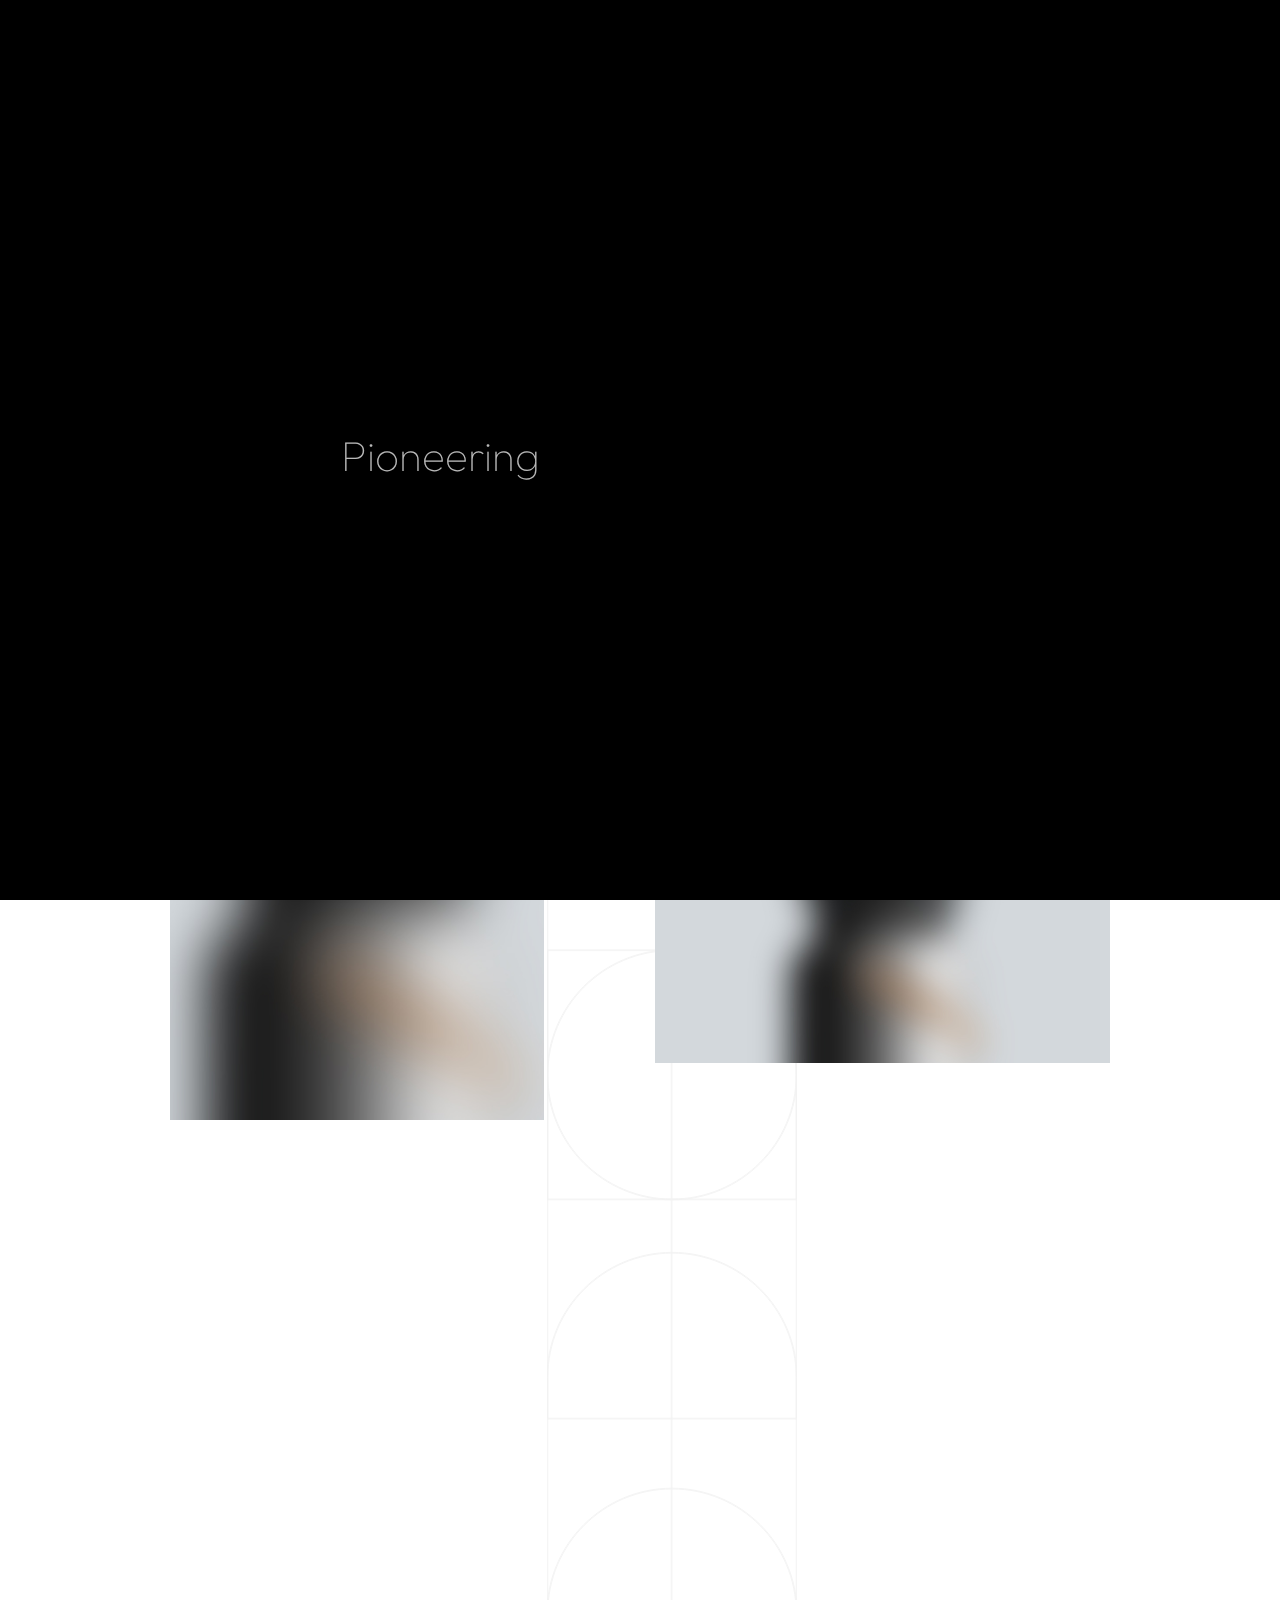
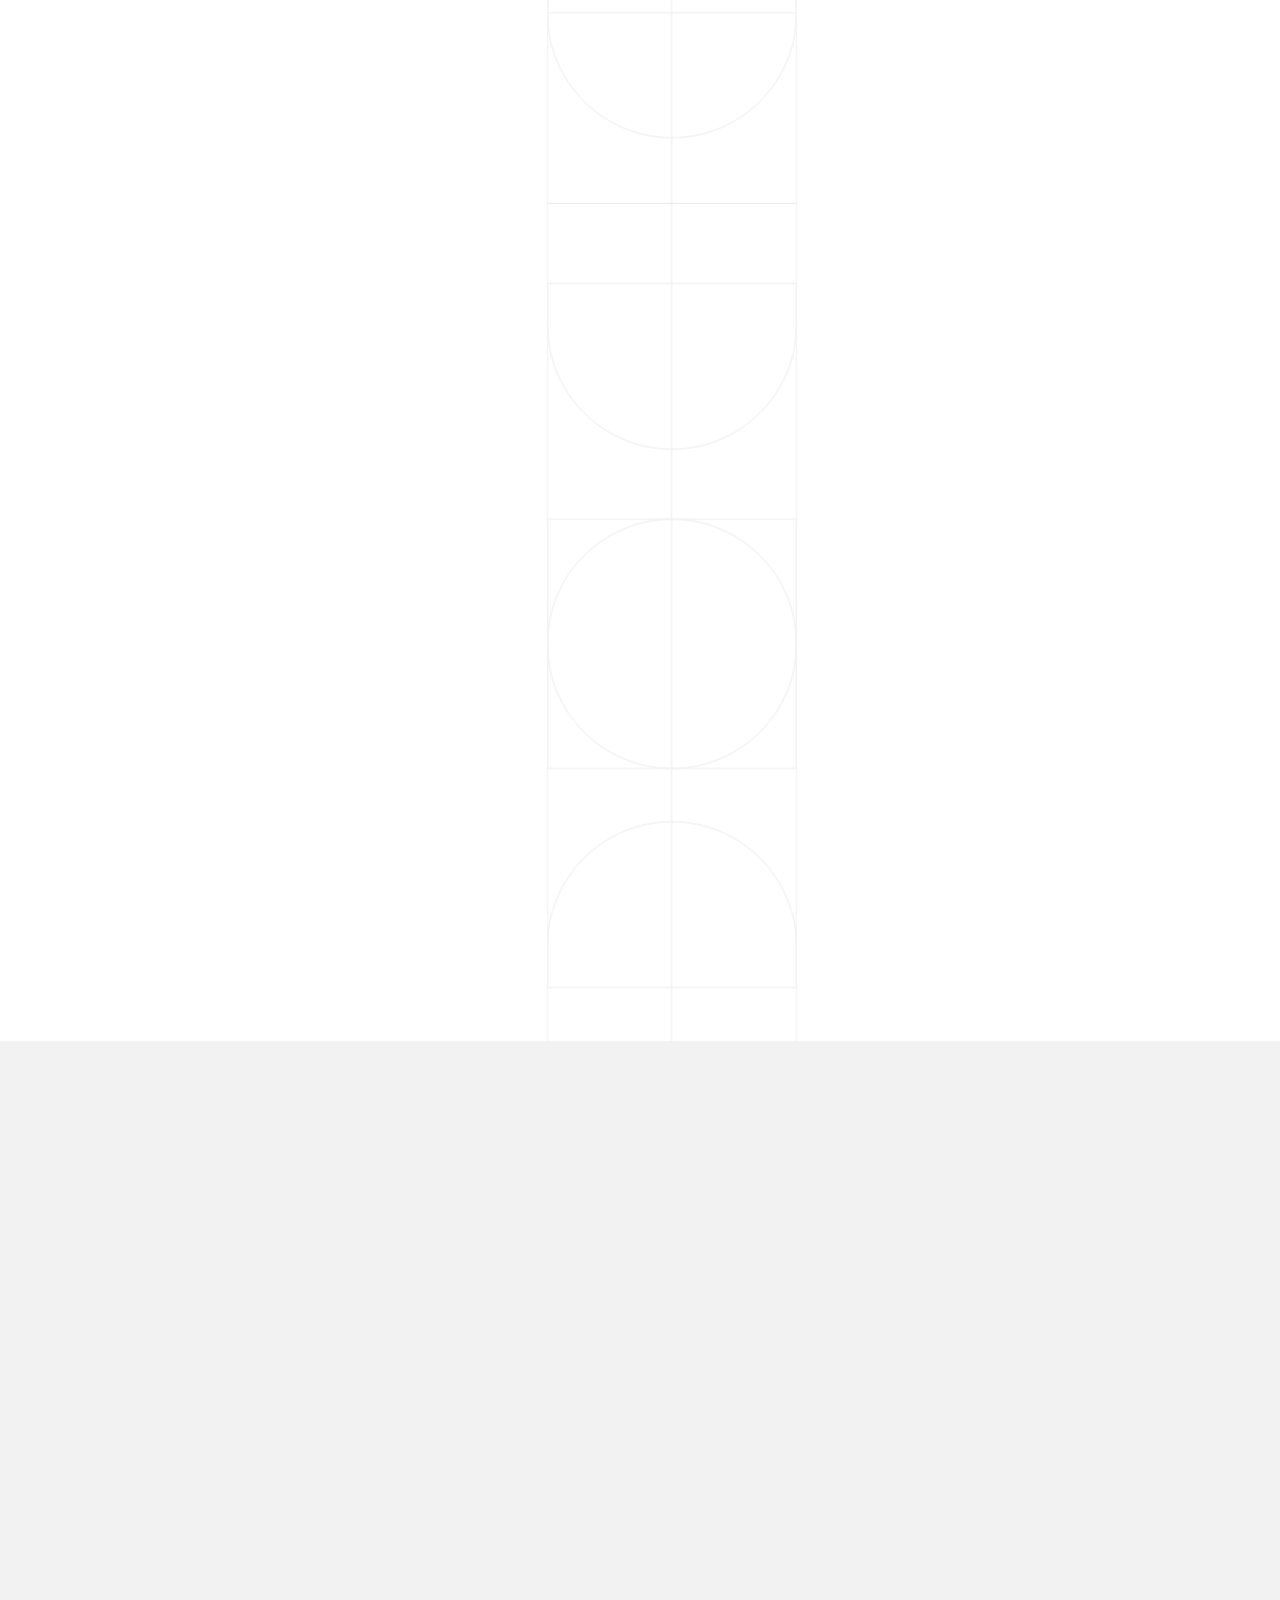
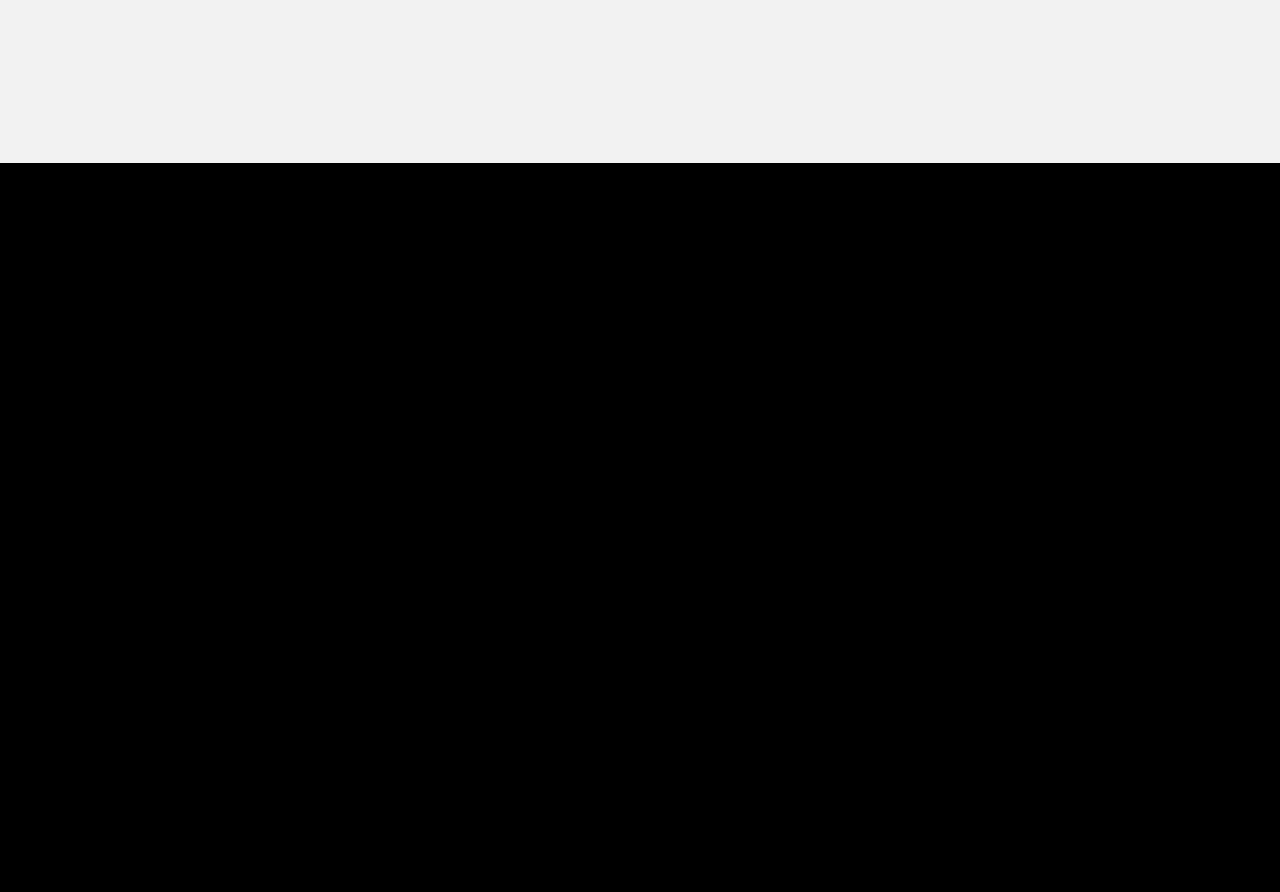
<file: portfolio-1.html>
<!DOCTYPE html>
<html lang="zxx">

<head>

    <meta charset="UTF-8">
    <meta name="viewport" content="width=device-width, initial-scale=1.0">
    <meta http-equiv="X-UA-Compatible" content="ie=edge">

    <!-- bootstrap grid css -->
    <link rel="stylesheet" href="css/plugins/bootstrap-grid.css">
    <!-- font awesome css -->
    <link rel="stylesheet" href="css/plugins/font-awesome.min.css">
    <!-- swiper css -->
    <link rel="stylesheet" href="css/plugins/swiper.min.css">
    <!-- fancybox css -->
    <link rel="stylesheet" href="css/plugins/fancybox.min.css">
    <!-- ashley scss -->
    <link rel="stylesheet" href="css/style.css">
    <!-- page name -->
    <title>Ashley</title>

</head>

<body>

    <!-- wrapper -->
    <div class="mil-wrapper" id="top">

        <!-- cursor -->
        <div class="mil-ball">
            <span class="mil-icon-1">
                <svg viewBox="0 0 128 128">
                    <path d="M106.1,41.9c-1.2-1.2-3.1-1.2-4.2,0c-1.2,1.2-1.2,3.1,0,4.2L116.8,61H11.2l14.9-14.9c1.2-1.2,1.2-3.1,0-4.2	c-1.2-1.2-3.1-1.2-4.2,0l-20,20c-1.2,1.2-1.2,3.1,0,4.2l20,20c0.6,0.6,1.4,0.9,2.1,0.9s1.5-0.3,2.1-0.9c1.2-1.2,1.2-3.1,0-4.2	L11.2,67h105.5l-14.9,14.9c-1.2,1.2-1.2,3.1,0,4.2c0.6,0.6,1.4,0.9,2.1,0.9s1.5-0.3,2.1-0.9l20-20c1.2-1.2,1.2-3.1,0-4.2L106.1,41.9	z" />
                </svg>
            </span>
            <div class="mil-more-text">More</div>
            <div class="mil-choose-text">Сhoose</div>
        </div>
        <!-- cursor end -->

        <!-- preloader -->
        <div class="mil-preloader">
            <div class="mil-preloader-animation">
                <div class="mil-pos-abs mil-animation-1">
                    <p class="mil-h3 mil-muted mil-thin">Pioneering</p>
                    <p class="mil-h3 mil-muted">Creative</p>
                    <p class="mil-h3 mil-muted mil-thin">Excellence</p>
                </div>
                <div class="mil-pos-abs mil-animation-2">
                    <div class="mil-reveal-frame">
                        <p class="mil-reveal-box"></p>
                        <p class="mil-h3 mil-muted mil-thin">ashley.com</p>
                    </div>
                </div>
            </div>
        </div>
        <!-- preloader end -->

        <!-- scrollbar progress -->
        <div class="mil-progress-track">
            <div class="mil-progress"></div>
        </div>
        <!-- scrollbar progress end -->

        <!-- menu -->
        <div class="mil-menu-frame">
            <!-- frame clone -->
            <div class="mil-frame-top">
                <a href="home-1.html" class="mil-logo">A.</a>
                <div class="mil-menu-btn">
                    <span></span>
                </div>
            </div>
            <!-- frame clone end -->
            <div class="container">
                <div class="mil-menu-content">
                    <div class="row">
                        <div class="col-xl-5">

                            <nav class="mil-main-menu" id="swupMenu">
                                <ul>
                                    <li class="mil-has-children">
                                        <a href="#.">Homepage</a>
                                        <ul>
                                            <li><a href="home-1.html">Landing page</a></li>
                                            <li><a href="home-2.html">Personal</a></li>
                                            <li><a href="portfolio-3.html">Portfolio slider</a></li>
                                        </ul>
                                    </li>
                                    <li class="mil-has-children mil-active">
                                        <a href="#.">Portfolio</a>
                                        <ul>
                                            <li><a href="portfolio-1.html">Grid type 1</a></li>
                                            <li><a href="portfolio-2.html">Grid type 2</a></li>
                                            <li><a href="portfolio-3.html">Slider</a></li>
                                        </ul>
                                    </li>
                                    <li class="mil-has-children">
                                        <a href="#.">Services</a>
                                        <ul>
                                            <li><a href="services.html">Services List</a></li>
                                            <li><a href="service.html">Single service</a></li>
                                        </ul>
                                    </li>
                                    <li class="mil-has-children">
                                        <a href="#.">Newsletter</a>
                                        <ul>
                                            <li><a href="blog.html">Blog List</a></li>
                                            <li><a href="publication.html">Publication</a></li>
                                        </ul>
                                    </li>
                                    <li class="mil-has-children">
                                        <a href="#.">Other pages</a>
                                        <ul>
                                            <li><a href="team.html">Team</a></li>
                                            <li><a href="contact.html">Contact</a></li>
                                            <li><a href="404.html">404</a></li>
                                        </ul>
                                    </li>
                                </ul>
                            </nav>

                        </div>
                        <div class="col-xl-7">

                            <div class="mil-menu-right-frame">
                                <div class="mil-animation-in">
                                    <div class="mil-animation-frame">
                                        <div class="mil-animation mil-position-1 mil-scale" data-value-1="2" data-value-2="2"></div>
                                    </div>
                                </div>
                                <div class="mil-menu-right">
                                    <div class="row">
                                        <div class="col-lg-8 mil-mb-60">

                                            <h6 class="mil-muted mil-mb-30">Projects</h6>

                                            <ul class="mil-menu-list">
                                                <li><a href="project-1.html" class="mil-light-soft">Interior design studio</a></li>
                                                <li><a href="project-2.html" class="mil-light-soft">Home Security Camera</a></li>
                                                <li><a href="project-3.html" class="mil-light-soft">Kemia Honest Skincare</a></li>
                                                <li><a href="project-4.html" class="mil-light-soft">Cascade of Lava</a></li>
                                                <li><a href="project-5.html" class="mil-light-soft">Air Pro by Molekule</a></li>
                                                <li><a href="project-6.html" class="mil-light-soft">Tony's Chocolonely</a></li>
                                            </ul>

                                        </div>
                                        <div class="col-lg-4 mil-mb-60">

                                            <h6 class="mil-muted mil-mb-30">Useful links</h6>

                                            <ul class="mil-menu-list">
                                                <li><a href="#." class="mil-light-soft">Privacy Policy</a></li>
                                                <li><a href="#." class="mil-light-soft">Terms and conditions</a></li>
                                                <li><a href="#." class="mil-light-soft">Cookie Policy</a></li>
                                                <li><a href="#." class="mil-light-soft">Careers</a></li>
                                            </ul>

                                        </div>
                                    </div>
                                    <div class="mil-divider mil-mb-60"></div>
                                    <div class="row justify-content-between">

                                        <div class="col-lg-4 mil-mb-60">

                                            <h6 class="mil-muted mil-mb-30">Canada</h6>

                                            <p class="mil-light-soft mil-up">71 South Los Carneros Road, California <span class="mil-no-wrap">+51 174 705 812</span></p>

                                        </div>
                                        <div class="col-lg-4 mil-mb-60">

                                            <h6 class="mil-muted mil-mb-30">Germany</h6>

                                            <p class="mil-light-soft">Leehove 40, 2678 MC De Lier, Netherlands <span class="mil-no-wrap">+31 174 705 811</span></p>

                                        </div>
                                    </div>
                                </div>
                            </div>

                        </div>
                    </div>
                </div>
            </div>
        </div>
        <!-- menu -->

        <!-- curtain -->
        <div class="mil-curtain"></div>
        <!-- curtain end -->

        <!-- frame -->
        <div class="mil-frame">
            <div class="mil-frame-top">
                <a href="home-1.html" class="mil-logo">A.</a>
                <div class="mil-menu-btn">
                    <span></span>
                </div>
            </div>
            <div class="mil-frame-bottom">
                <div class="mil-current-page"></div>
                <div class="mil-back-to-top">
                    <a href="#top" class="mil-link mil-dark mil-arrow-place">
                        <span>Back to top</span>
                    </a>
                </div>
            </div>
        </div>
        <!-- frame end -->

        <!-- content -->
        <div class="mil-content">
            <div id="swupMain" class="mil-main-transition">

                <!-- banner -->
                <div class="mil-inner-banner">
                    <div class="mil-banner-content mil-up">
                        <div class="mil-animation-frame">
                            <div class="mil-animation mil-position-4 mil-dark mil-scale" data-value-1="6" data-value-2="1.4"></div>
                        </div>
                        <div class="container">
                            <ul class="mil-breadcrumbs mil-mb-60">
                                <li><a href="home-1.html">Homepage</a></li>
                                <li><a href="portfolio-1.html">Portfolio</a></li>
                            </ul>
                            <h1 class="mil-mb-60">Designing a <br> Better <span class="mil-thin">World Today</span></h1>
                            <a href="#portfolio" class="mil-link mil-dark mil-arrow-place mil-down-arrow">
                                <span>Our works</span>
                            </a>
                        </div>
                    </div>
                </div>
                <!-- banner end -->

                <!-- portfolio -->
                <section id="portfolio">
                    <div class="container mil-portfolio mil-p-120-60">

                        <div class="mil-lines-place"></div>
                        <div class="mil-lines-place mil-lines-long"></div>

                        <div class="row justify-content-between align-items-center">
                            <div class="col-lg-5">

                                <a href="project-1.html" class="mil-portfolio-item mil-more mil-mb-60">
                                    <div class="mil-cover-frame mil-vert mil-up">
                                        <div class="mil-cover">
                                            <img src="img/works/1.jpg" alt="cover">
                                        </div>
                                    </div>
                                    <div class="mil-descr">
                                        <div class="mil-labels mil-up mil-mb-15">
                                            <div class="mil-label mil-upper mil-accent">Branding</div>
                                            <div class="mil-label mil-upper">may 24 2023</div>
                                        </div>
                                        <h4 class="mil-up">Interior design studio</h4>
                                    </div>
                                </a>

                            </div>
                            <div class="col-lg-6">

                                <a href="project-2.html" class="mil-portfolio-item mil-more mil-parallax mil-mb-60" data-value-1="60" data-value-2="-60">
                                    <div class="mil-cover-frame mil-hori mil-up">
                                        <div class="mil-cover">
                                            <img src="img/works/2.jpg" alt="cover">
                                        </div>
                                    </div>
                                    <div class="mil-descr">
                                        <div class="mil-labels mil-up mil-mb-15">
                                            <div class="mil-label mil-upper mil-accent">Design</div>
                                            <div class="mil-label mil-upper">may 24 2023</div>
                                        </div>
                                        <h4 class="mil-up">Home Security Camera</h4>
                                    </div>
                                </a>

                            </div>
                            <div class="col-lg-6">

                                <a href="project-3.html" class="mil-portfolio-item mil-more mil-parallax mil-mb-60" data-value-1="60" data-value-2="-60">
                                    <div class="mil-cover-frame mil-hori mil-up">
                                        <div class="mil-cover">
                                            <img src="img/works/3.jpg" alt="cover">
                                        </div>
                                    </div>
                                    <div class="mil-descr">
                                        <div class="mil-labels mil-up mil-mb-15">
                                            <div class="mil-label mil-upper mil-accent">Design</div>
                                            <div class="mil-label mil-upper">may 24 2023</div>
                                        </div>
                                        <h4 class="mil-up">Kemia Honest Skincare</h4>
                                    </div>
                                </a>

                            </div>
                            <div class="col-lg-5">

                                <a href="project-4.html" class="mil-portfolio-item mil-more mil-mb-60">
                                    <div class="mil-cover-frame mil-vert mil-up">
                                        <div class="mil-cover">
                                            <img src="img/works/4.jpg" alt="cover">
                                        </div>
                                    </div>
                                    <div class="mil-descr">
                                        <div class="mil-labels mil-up mil-mb-15">
                                            <div class="mil-label mil-upper mil-accent">Photography</div>
                                            <div class="mil-label mil-upper">may 24 2023</div>
                                        </div>
                                        <h4 class="mil-up">Cascade of Lava</h4>
                                    </div>
                                </a>

                            </div>
                            <div class="col-lg-5">

                                <a href="project-5.html" class="mil-portfolio-item mil-more mil-mb-60">
                                    <div class="mil-cover-frame mil-vert mil-up">
                                        <div class="mil-cover">
                                            <img src="img/works/5.jpg" alt="cover">
                                        </div>
                                    </div>
                                    <div class="mil-descr">
                                        <div class="mil-labels mil-up mil-mb-15">
                                            <div class="mil-label mil-upper mil-accent">Design</div>
                                            <div class="mil-label mil-upper">may 24 2023</div>
                                        </div>
                                        <h4 class="mil-up">Air Pro by Molekule</h4>
                                    </div>
                                </a>

                            </div>
                            <div class="col-lg-6">

                                <a href="project-6.html" class="mil-portfolio-item mil-more mil-parallax mil-mb-60" data-value-1="60" data-value-2="-60">
                                    <div class="mil-cover-frame mil-hori mil-up">
                                        <div class="mil-cover">
                                            <img src="img/works/6.jpg" alt="cover">
                                        </div>
                                    </div>
                                    <div class="mil-descr">
                                        <div class="mil-labels mil-up mil-mb-15">
                                            <div class="mil-label mil-upper mil-accent">Design</div>
                                            <div class="mil-label mil-upper">may 24 2023</div>
                                        </div>
                                        <h4 class="mil-up">Tony's Chocolonely</h4>
                                    </div>
                                </a>

                            </div>
                        </div>
                    </div>
                </section>
                <!-- portfolio end -->

                <!-- call to action -->
                <section class="mil-soft-bg">
                    <div class="container mil-p-120-120">
                        <div class="row">
                            <div class="col-lg-10">

                                <span class="mil-suptitle mil-suptitle-right mil-suptitle-dark mil-up">Looking to make your mark? We'll help you turn <br> your project into a success story.</span>

                            </div>
                        </div>
                        <div class="mil-center">
                            <h2 class="mil-up mil-mb-60">Ready to bring your <span class="mil-thin">ideas to</span> life? <br> We're <span class="mil-thin">here to help</span></h2>
                            <div class="mil-up"><a href="contact.html" class="mil-button mil-arrow-place"><span>Contact us</span></a></div>
                        </div>
                    </div>
                </section>
                <!-- call to action end -->

                <!-- footer -->
                <footer class="mil-dark-bg">
                    <div class="mi-invert-fix">
                        <div class="container mil-p-120-60">
                            <div class="row justify-content-between">
                                <div class="col-md-4 col-lg-4 mil-mb-60">

                                    <div class="mil-muted mil-logo mil-up mil-mb-30">Ashley.</div>

                                    <p class="mil-light-soft mil-up mil-mb-30">Subscribe our newsletter:</p>

                                    <form class="mil-subscribe-form mil-up">
                                        <input type="text" placeholder="Enter our email">
                                        <button type="submit" class="mil-button mil-icon-button-sm mil-arrow-place"></button>
                                    </form>

                                </div>
                                <div class="col-md-7 col-lg-6">
                                    <div class="row justify-content-end">
                                        <div class="col-md-6 col-lg-7">

                                            <nav class="mil-footer-menu mil-mb-60">
                                                <ul>
                                                    <li class="mil-up mil-active">
                                                        <a href="home-1.html">Home</a>
                                                    </li>
                                                    <li class="mil-up">
                                                        <a href="portfolio-1.html">Portfolio</a>
                                                    </li>
                                                    <li class="mil-up">
                                                        <a href="services.html">Services</a>
                                                    </li>
                                                    <li class="mil-up">
                                                        <a href="contact.html">Contact</a>
                                                    </li>
                                                    <li class="mil-up">
                                                        <a href="blog.html">Blog</a>
                                                    </li>
                                                </ul>
                                            </nav>

                                        </div>
                                        <div class="col-md-6 col-lg-5">

                                            <ul class="mil-menu-list mil-up mil-mb-60">
                                                <li><a href="#." class="mil-light-soft">Privacy Policy</a></li>
                                                <li><a href="#." class="mil-light-soft">Terms and conditions</a></li>
                                                <li><a href="#." class="mil-light-soft">Cookie Policy</a></li>
                                                <li><a href="#." class="mil-light-soft">Careers</a></li>
                                            </ul>

                                        </div>
                                    </div>
                                </div>
                            </div>

                            <div class="row justify-content-between flex-sm-row-reverse">
                                <div class="col-md-7 col-lg-6">

                                    <div class="row justify-content-between">

                                        <div class="col-md-6 col-lg-5 mil-mb-60">

                                            <h6 class="mil-muted mil-up mil-mb-30">Canada</h6>

                                            <p class="mil-light-soft mil-up">71 South Los Carneros Road, California <span class="mil-no-wrap">+51 174 705 812</span></p>

                                        </div>
                                        <div class="col-md-6 col-lg-5 mil-mb-60">

                                            <h6 class="mil-muted mil-up mil-mb-30">Germany</h6>

                                            <p class="mil-light-soft mil-up">Leehove 40, 2678 MC De Lier, Netherlands <span class="mil-no-wrap">+31 174 705 811</span></p>

                                        </div>
                                    </div>

                                </div>
                                <div class="col-md-4 col-lg-6 mil-mb-60">

                                    <div class="mil-vert-between">
                                        <div class="mil-mb-30">
                                            <ul class="mil-social-icons mil-up">
                                                <li><a href="#." target="_blank" class="social-icon"> <i class="far fa-circle"></i></a></li>
                                                <li><a href="#." target="_blank" class="social-icon"> <i class="far fa-circle"></i></a></li>
                                                <li><a href="#." target="_blank" class="social-icon"> <i class="far fa-circle"></i></a></li>
                                                <li><a href="#." target="_blank" class="social-icon"> <i class="far fa-circle"></i></a></li>
                                            </ul>
                                        </div>
                                        <p class="mil-light-soft mil-up">© Copyright 2023 - Mil. All Rights Reserved.</p>
                                    </div>

                                </div>
                            </div>
                        </div>
                    </div>
                </footer>
                <!-- footer end -->

                <!-- hidden elements -->
                <div class="mil-hidden-elements">
                    <div class="mil-dodecahedron">
                        <div class="mil-pentagon">
                            <div></div>
                            <div></div>
                            <div></div>
                            <div></div>
                            <div></div>
                        </div>
                        <div class="mil-pentagon">
                            <div></div>
                            <div></div>
                            <div></div>
                            <div></div>
                            <div></div>
                        </div>
                        <div class="mil-pentagon">
                            <div></div>
                            <div></div>
                            <div></div>
                            <div></div>
                            <div></div>
                        </div>
                        <div class="mil-pentagon">
                            <div></div>
                            <div></div>
                            <div></div>
                            <div></div>
                            <div></div>
                        </div>
                        <div class="mil-pentagon">
                            <div></div>
                            <div></div>
                            <div></div>
                            <div></div>
                            <div></div>
                        </div>
                        <div class="mil-pentagon">
                            <div></div>
                            <div></div>
                            <div></div>
                            <div></div>
                            <div></div>
                        </div>
                        <div class="mil-pentagon">
                            <div></div>
                            <div></div>
                            <div></div>
                            <div></div>
                            <div></div>
                        </div>
                        <div class="mil-pentagon">
                            <div></div>
                            <div></div>
                            <div></div>
                            <div></div>
                            <div></div>
                        </div>
                        <div class="mil-pentagon">
                            <div></div>
                            <div></div>
                            <div></div>
                            <div></div>
                            <div></div>
                        </div>
                        <div class="mil-pentagon">
                            <div></div>
                            <div></div>
                            <div></div>
                            <div></div>
                            <div></div>
                        </div>
                        <div class="mil-pentagon">
                            <div></div>
                            <div></div>
                            <div></div>
                            <div></div>
                            <div></div>
                        </div>
                        <div class="mil-pentagon">
                            <div></div>
                            <div></div>
                            <div></div>
                            <div></div>
                            <div></div>
                        </div>
                    </div>

                    <svg xmlns="http://www.w3.org/2000/svg" viewBox="0 0 24 24" class="mil-arrow">
                        <path d="M 14 5.3417969 C 13.744125 5.3417969 13.487969 5.4412187 13.292969 5.6367188 L 13.207031 5.7226562 C 12.816031 6.1136563 12.816031 6.7467188 13.207031 7.1367188 L 17.070312 11 L 4 11 C 3.448 11 3 11.448 3 12 C 3 12.552 3.448 13 4 13 L 17.070312 13 L 13.207031 16.863281 C 12.816031 17.254281 12.816031 17.887344 13.207031 18.277344 L 13.292969 18.363281 C 13.683969 18.754281 14.317031 18.754281 14.707031 18.363281 L 20.363281 12.707031 C 20.754281 12.316031 20.754281 11.682969 20.363281 11.292969 L 14.707031 5.6367188 C 14.511531 5.4412187 14.255875 5.3417969 14 5.3417969 z" />
                    </svg>

                    <svg width="250" viewBox="0 0 300 1404" fill="none" xmlns="http://www.w3.org/2000/svg" class="mil-lines">
                        <path fill-rule="evenodd" clip-rule="evenodd" d="M1 892L1 941H299V892C299 809.71 232.29 743 150 743C67.7096 743 1 809.71 1 892ZM0 942H300V892C300 809.157 232.843 742 150 742C67.1573 742 0 809.157 0 892L0 942Z" class="mil-move" />
                        <path fill-rule="evenodd" clip-rule="evenodd" d="M299 146V97L1 97V146C1 228.29 67.7096 295 150 295C232.29 295 299 228.29 299 146ZM300 96L0 96V146C0 228.843 67.1573 296 150 296C232.843 296 300 228.843 300 146V96Z" class="mil-move" />
                        <path fill-rule="evenodd" clip-rule="evenodd" d="M299 1H1V1403H299V1ZM0 0V1404H300V0H0Z" />
                        <path fill-rule="evenodd" clip-rule="evenodd" d="M150 -4.37115e-08L150 1404L149 1404L149 0L150 -4.37115e-08Z" />
                        <path fill-rule="evenodd" clip-rule="evenodd" d="M150 1324C232.29 1324 299 1257.29 299 1175C299 1092.71 232.29 1026 150 1026C67.7096 1026 1 1092.71 1 1175C1 1257.29 67.7096 1324 150 1324ZM150 1325C232.843 1325 300 1257.84 300 1175C300 1092.16 232.843 1025 150 1025C67.1573 1025 0 1092.16 0 1175C0 1257.84 67.1573 1325 150 1325Z" class="mil-move" />
                        <path fill-rule="evenodd" clip-rule="evenodd" d="M300 1175H0V1174H300V1175Z" class="mil-move" />
                        <path fill-rule="evenodd" clip-rule="evenodd" d="M150 678C232.29 678 299 611.29 299 529C299 446.71 232.29 380 150 380C67.7096 380 1 446.71 1 529C1 611.29 67.7096 678 150 678ZM150 679C232.843 679 300 611.843 300 529C300 446.157 232.843 379 150 379C67.1573 379 0 446.157 0 529C0 611.843 67.1573 679 150 679Z" class="mil-move" />
                        <path fill-rule="evenodd" clip-rule="evenodd" d="M299 380H1V678H299V380ZM0 379V679H300V379H0Z" class="mil-move" />
                    </svg>
                </div>
                <!-- hidden elements end -->

            </div>
        </div>
        <!-- content -->
    </div>
    <!-- wrapper end -->

    <!-- jQuery js -->
    <script src="js/plugins/jquery.min.js"></script>
    <!-- swup js -->
    <script src="js/plugins/swup.min.js"></script>
    <!-- swiper js -->
    <script src="js/plugins/swiper.min.js"></script>
    <!-- fancybox js -->
    <script src="js/plugins/fancybox.min.js"></script>
    <!-- gsap js -->
    <script src="js/plugins/gsap.min.js"></script>
    <!-- scroll smoother -->
    <script src="js/plugins/smooth-scroll.js"></script>
    <!-- scroll trigger js -->
    <script src="js/plugins/ScrollTrigger.min.js"></script>
    <!-- scroll to js -->
    <script src="js/plugins/ScrollTo.min.js"></script>
    <!-- ashley js -->
    <script src="js/main.js"></script>

</body>

</html>
</file>
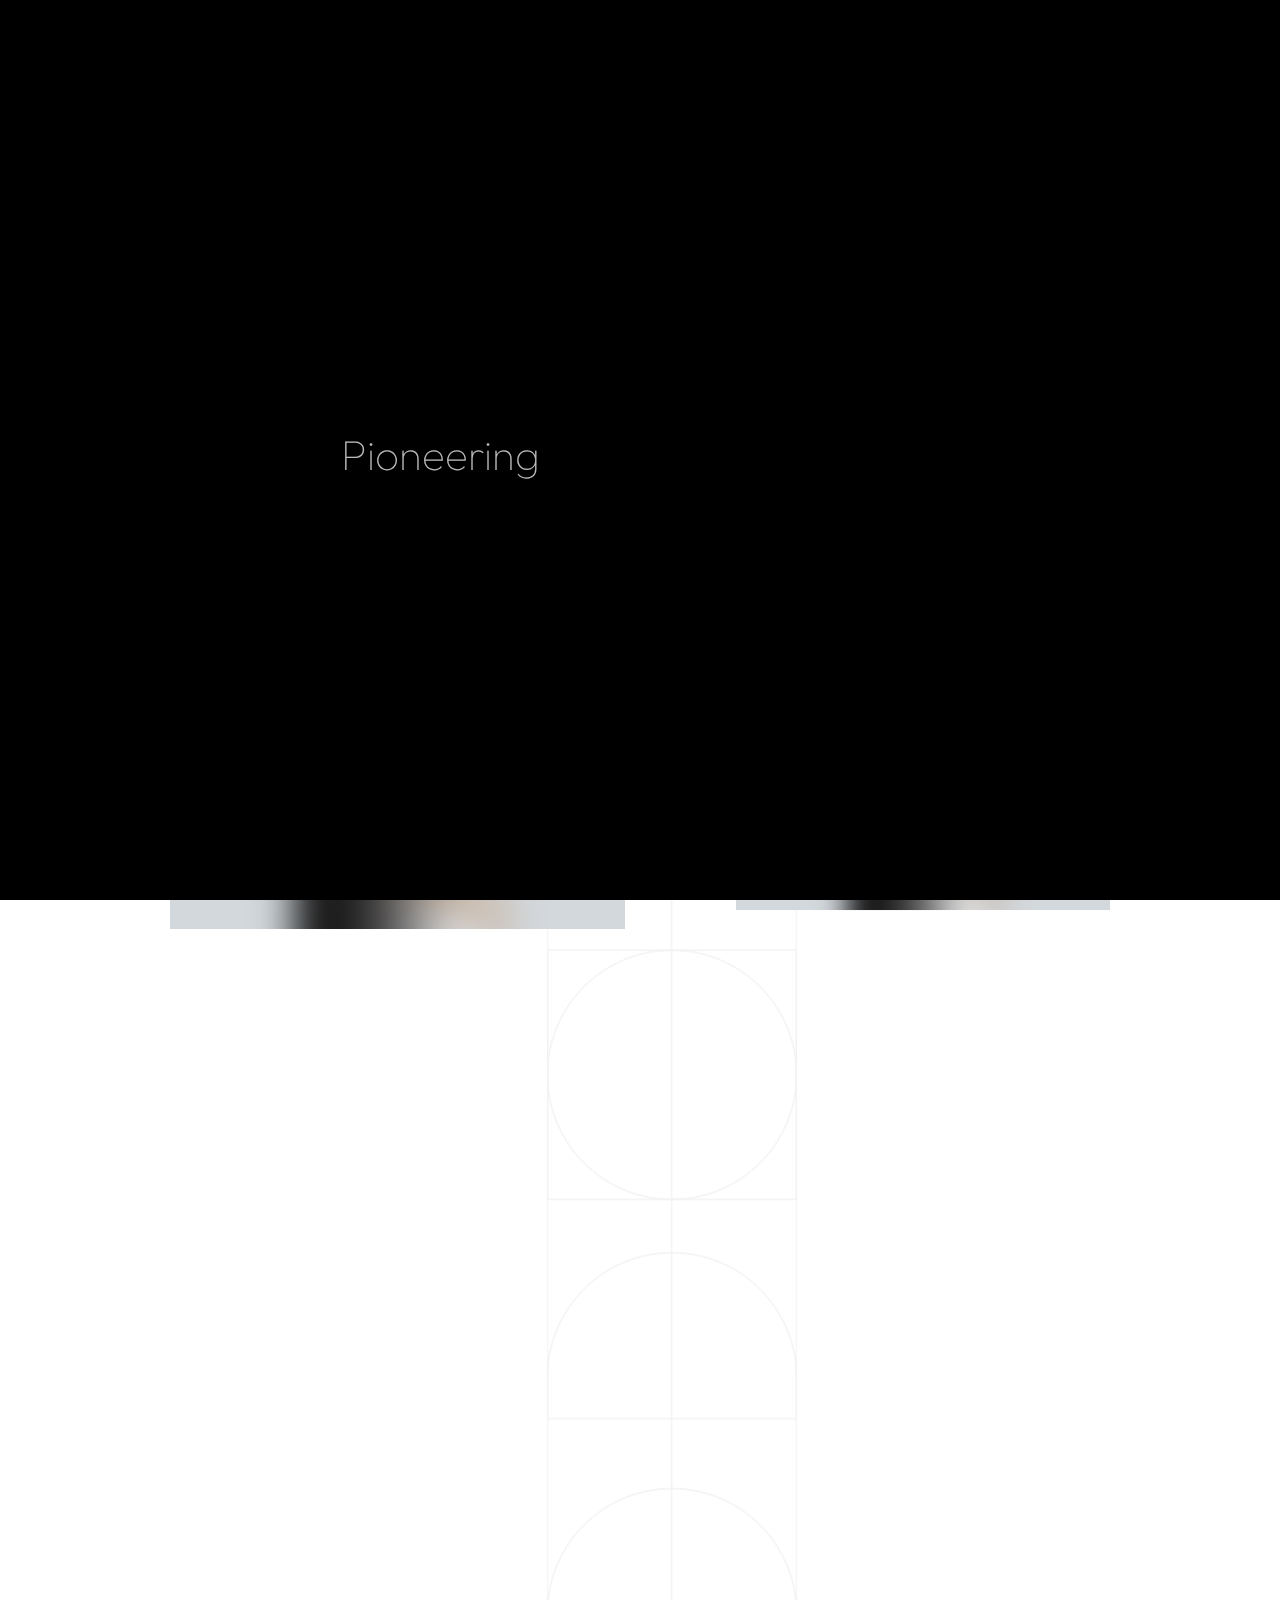
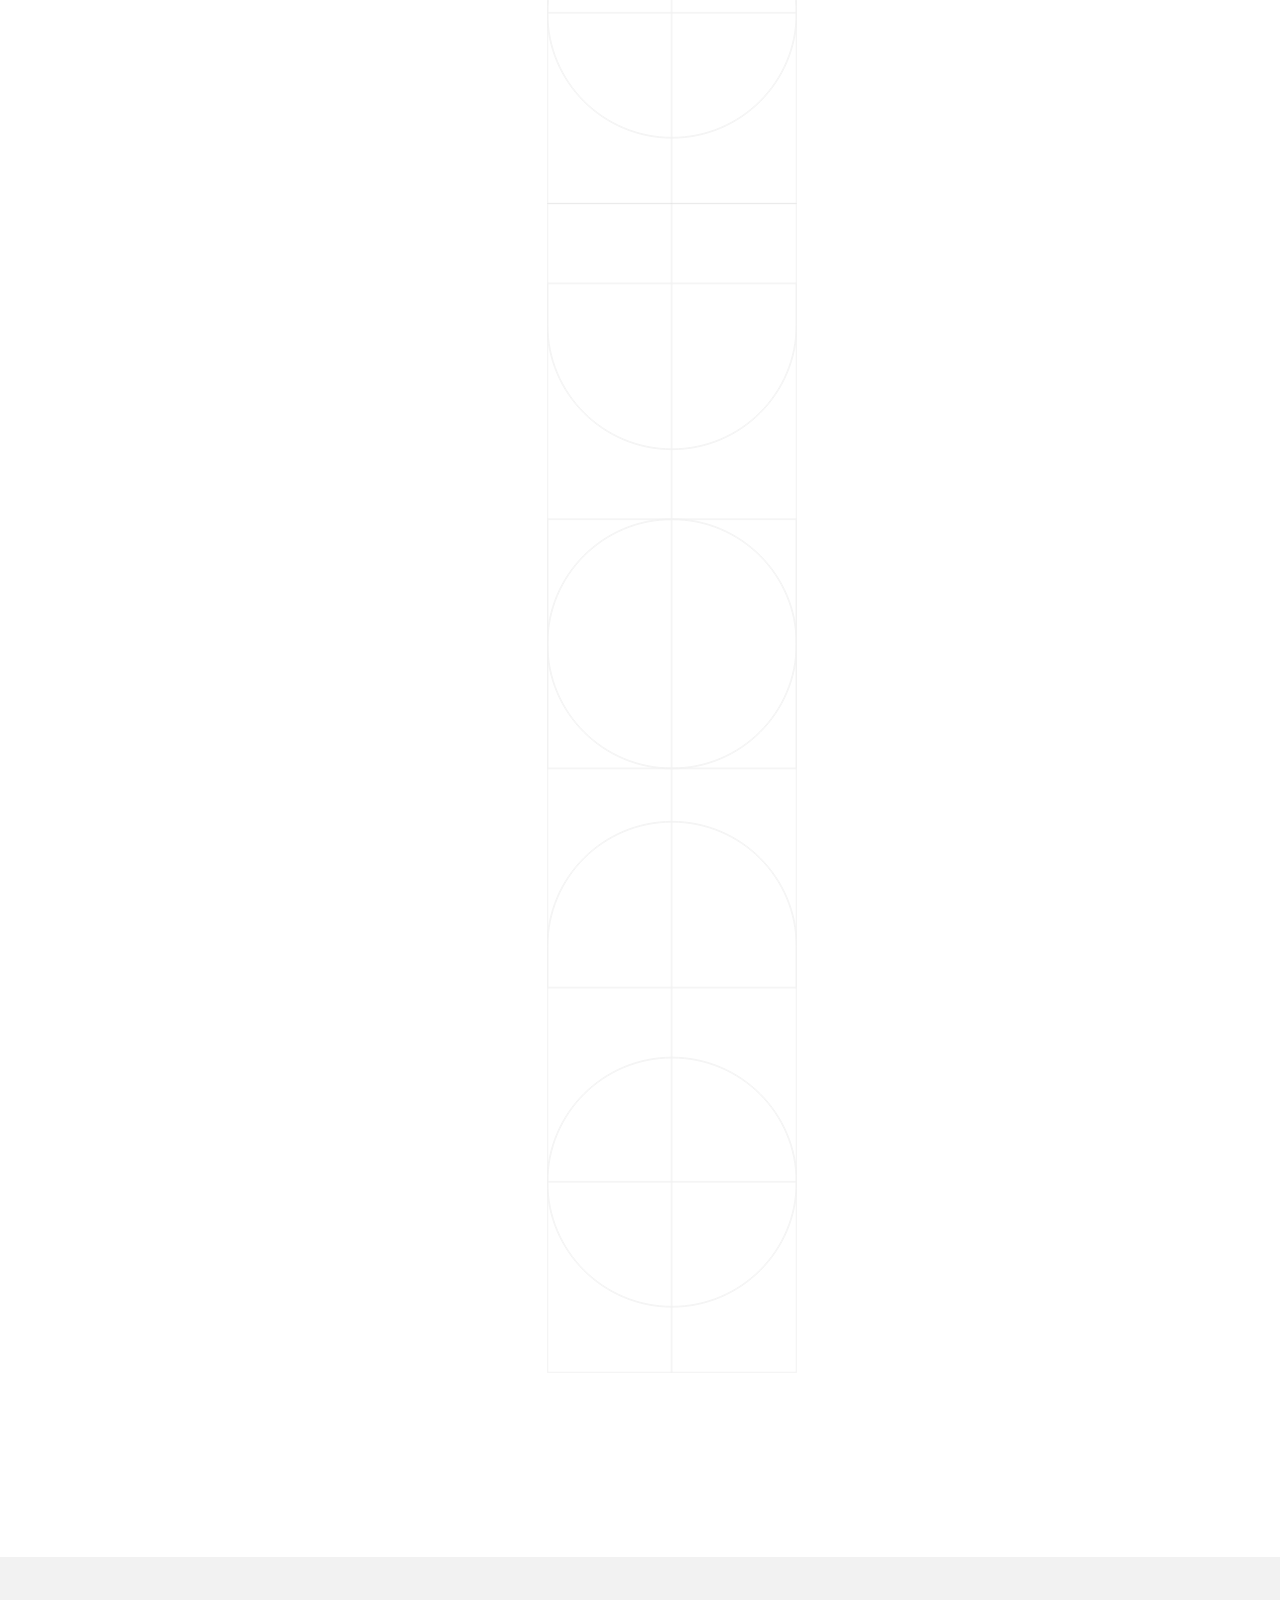
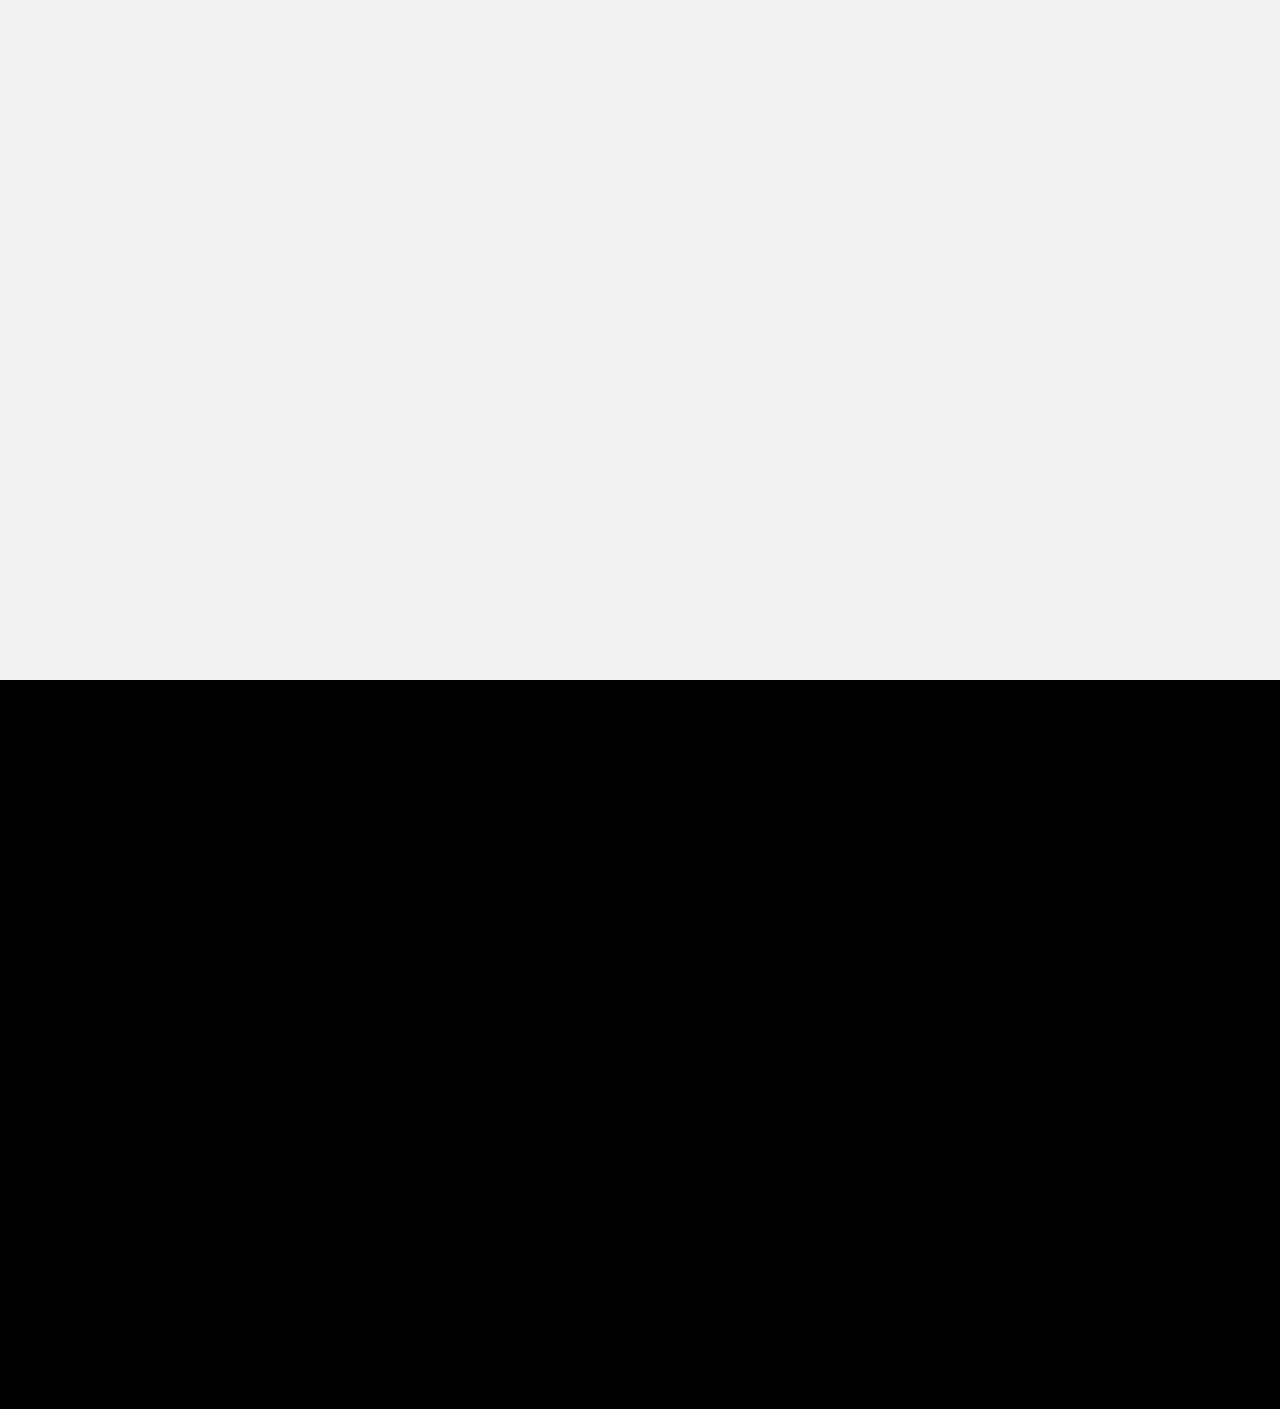
<file: portfolio-2.html>
<!DOCTYPE html>
<html lang="zxx">

<head>

    <meta charset="UTF-8">
    <meta name="viewport" content="width=device-width, initial-scale=1.0">
    <meta http-equiv="X-UA-Compatible" content="ie=edge">

    <!-- bootstrap grid css -->
    <link rel="stylesheet" href="css/plugins/bootstrap-grid.css">
    <!-- font awesome css -->
    <link rel="stylesheet" href="css/plugins/font-awesome.min.css">
    <!-- swiper css -->
    <link rel="stylesheet" href="css/plugins/swiper.min.css">
    <!-- fancybox css -->
    <link rel="stylesheet" href="css/plugins/fancybox.min.css">
    <!-- ashley scss -->
    <link rel="stylesheet" href="css/style.css">
    <!-- page name -->
    <title>Ashley</title>

</head>

<body>

    <!-- wrapper -->
    <div class="mil-wrapper" id="top">

        <!-- cursor -->
        <div class="mil-ball">
            <span class="mil-icon-1">
                <svg viewBox="0 0 128 128">
                    <path d="M106.1,41.9c-1.2-1.2-3.1-1.2-4.2,0c-1.2,1.2-1.2,3.1,0,4.2L116.8,61H11.2l14.9-14.9c1.2-1.2,1.2-3.1,0-4.2	c-1.2-1.2-3.1-1.2-4.2,0l-20,20c-1.2,1.2-1.2,3.1,0,4.2l20,20c0.6,0.6,1.4,0.9,2.1,0.9s1.5-0.3,2.1-0.9c1.2-1.2,1.2-3.1,0-4.2	L11.2,67h105.5l-14.9,14.9c-1.2,1.2-1.2,3.1,0,4.2c0.6,0.6,1.4,0.9,2.1,0.9s1.5-0.3,2.1-0.9l20-20c1.2-1.2,1.2-3.1,0-4.2L106.1,41.9	z" />
                </svg>
            </span>
            <div class="mil-more-text">More</div>
            <div class="mil-choose-text">Сhoose</div>
        </div>
        <!-- cursor end -->

        <!-- preloader -->
        <div class="mil-preloader">
            <div class="mil-preloader-animation">
                <div class="mil-pos-abs mil-animation-1">
                    <p class="mil-h3 mil-muted mil-thin">Pioneering</p>
                    <p class="mil-h3 mil-muted">Creative</p>
                    <p class="mil-h3 mil-muted mil-thin">Excellence</p>
                </div>
                <div class="mil-pos-abs mil-animation-2">
                    <div class="mil-reveal-frame">
                        <p class="mil-reveal-box"></p>
                        <p class="mil-h3 mil-muted mil-thin">ashley.com</p>
                    </div>
                </div>
            </div>
        </div>
        <!-- preloader end -->

        <!-- scrollbar progress -->
        <div class="mil-progress-track">
            <div class="mil-progress"></div>
        </div>
        <!-- scrollbar progress end -->

        <!-- menu -->
        <div class="mil-menu-frame">
            <!-- frame clone -->
            <div class="mil-frame-top">
                <a href="home-1.html" class="mil-logo">A.</a>
                <div class="mil-menu-btn">
                    <span></span>
                </div>
            </div>
            <!-- frame clone end -->
            <div class="container">
                <div class="mil-menu-content">
                    <div class="row">
                        <div class="col-xl-5">

                            <nav class="mil-main-menu" id="swupMenu">
                                <ul>
                                    <li class="mil-has-children">
                                        <a href="#.">Homepage</a>
                                        <ul>
                                            <li><a href="home-1.html">Landing page</a></li>
                                            <li><a href="home-2.html">Personal</a></li>
                                            <li><a href="portfolio-3.html">Portfolio slider</a></li>
                                        </ul>
                                    </li>
                                    <li class="mil-has-children mil-active">
                                        <a href="#.">Portfolio</a>
                                        <ul>
                                            <li><a href="portfolio-1.html">Grid type 1</a></li>
                                            <li><a href="portfolio-2.html">Grid type 2</a></li>
                                            <li><a href="portfolio-3.html">Slider</a></li>
                                        </ul>
                                    </li>
                                    <li class="mil-has-children">
                                        <a href="#.">Services</a>
                                        <ul>
                                            <li><a href="services.html">Services List</a></li>
                                            <li><a href="service.html">Single service</a></li>
                                        </ul>
                                    </li>
                                    <li class="mil-has-children">
                                        <a href="#.">Newsletter</a>
                                        <ul>
                                            <li><a href="blog.html">Blog List</a></li>
                                            <li><a href="publication.html">Publication</a></li>
                                        </ul>
                                    </li>
                                    <li class="mil-has-children">
                                        <a href="#.">Other pages</a>
                                        <ul>
                                            <li><a href="team.html">Team</a></li>
                                            <li><a href="contact.html">Contact</a></li>
                                            <li><a href="404.html">404</a></li>
                                        </ul>
                                    </li>
                                </ul>
                            </nav>

                        </div>
                        <div class="col-xl-7">

                            <div class="mil-menu-right-frame">
                                <div class="mil-animation-in">
                                    <div class="mil-animation-frame">
                                        <div class="mil-animation mil-position-1 mil-scale" data-value-1="2" data-value-2="2"></div>
                                    </div>
                                </div>
                                <div class="mil-menu-right">
                                    <div class="row">
                                        <div class="col-lg-8 mil-mb-60">

                                            <h6 class="mil-muted mil-mb-30">Projects</h6>

                                            <ul class="mil-menu-list">
                                                <li><a href="project-1.html" class="mil-light-soft">Interior design studio</a></li>
                                                <li><a href="project-2.html" class="mil-light-soft">Home Security Camera</a></li>
                                                <li><a href="project-3.html" class="mil-light-soft">Kemia Honest Skincare</a></li>
                                                <li><a href="project-4.html" class="mil-light-soft">Cascade of Lava</a></li>
                                                <li><a href="project-5.html" class="mil-light-soft">Air Pro by Molekule</a></li>
                                                <li><a href="project-6.html" class="mil-light-soft">Tony's Chocolonely</a></li>
                                            </ul>

                                        </div>
                                        <div class="col-lg-4 mil-mb-60">

                                            <h6 class="mil-muted mil-mb-30">Useful links</h6>

                                            <ul class="mil-menu-list">
                                                <li><a href="#." class="mil-light-soft">Privacy Policy</a></li>
                                                <li><a href="#." class="mil-light-soft">Terms and conditions</a></li>
                                                <li><a href="#." class="mil-light-soft">Cookie Policy</a></li>
                                                <li><a href="#." class="mil-light-soft">Careers</a></li>
                                            </ul>

                                        </div>
                                    </div>
                                    <div class="mil-divider mil-mb-60"></div>
                                    <div class="row justify-content-between">

                                        <div class="col-lg-4 mil-mb-60">

                                            <h6 class="mil-muted mil-mb-30">Canada</h6>

                                            <p class="mil-light-soft mil-up">71 South Los Carneros Road, California <span class="mil-no-wrap">+51 174 705 812</span></p>

                                        </div>
                                        <div class="col-lg-4 mil-mb-60">

                                            <h6 class="mil-muted mil-mb-30">Germany</h6>

                                            <p class="mil-light-soft">Leehove 40, 2678 MC De Lier, Netherlands <span class="mil-no-wrap">+31 174 705 811</span></p>

                                        </div>
                                    </div>
                                </div>
                            </div>

                        </div>
                    </div>
                </div>
            </div>
        </div>
        <!-- menu -->

        <!-- curtain -->
        <div class="mil-curtain"></div>
        <!-- curtain end -->

        <!-- frame -->
        <div class="mil-frame">
            <div class="mil-frame-top">
                <a href="home-1.html" class="mil-logo">A.</a>
                <div class="mil-menu-btn">
                    <span></span>
                </div>
            </div>
            <div class="mil-frame-bottom">
                <div class="mil-current-page"></div>
                <div class="mil-back-to-top">
                    <a href="#top" class="mil-link mil-dark mil-arrow-place">
                        <span>Back to top</span>
                    </a>
                </div>
            </div>
        </div>
        <!-- frame end -->

        <!-- content -->
        <div class="mil-content">
            <div id="swupMain" class="mil-main-transition">

                <!-- banner -->
                <div class="mil-inner-banner">
                    <div class="mil-banner-content mil-up">
                        <div class="mil-animation-frame">
                            <div class="mil-animation mil-position-4 mil-dark mil-scale" data-value-1="6" data-value-2="1.4"></div>
                        </div>
                        <div class="container">
                            <ul class="mil-breadcrumbs mil-mb-60">
                                <li><a href="home-1.html">Homepage</a></li>
                                <li><a href="portfolio-2.html">Portfolio</a></li>
                            </ul>
                            <h1 class="mil-mb-60">Designing a <br> Better <span class="mil-thin">World Today</span></h1>
                            <a href="#portfolio" class="mil-link mil-dark mil-arrow-place mil-down-arrow">
                                <span>Our works</span>
                            </a>
                        </div>
                    </div>
                </div>
                <!-- banner end -->

                <!-- portfolio -->
                <section id="portfolio">
                    <div class="container mil-portfolio mil-p-120-60">

                        <div class="mil-lines-place"></div>
                        <div class="mil-lines-place mil-lines-long"></div>

                        <div class="row justify-content-between align-items-end">
                            <div class="col-lg-6">

                                <a href="portfolio-1.html" class="mil-portfolio-item mil-more mil-mb-60">
                                    <div class="mil-cover-frame mil-hori mil-up">
                                        <div class="mil-cover mil-scale" data-value-1="1.2" data-value-2="1">
                                            <img src="img/works/1.jpg" alt="cover">
                                        </div>
                                    </div>
                                    <div class="mil-descr">
                                        <div class="mil-labels mil-up mil-mb-15">
                                            <div class="mil-label mil-upper mil-accent">Branding</div>
                                            <div class="mil-label mil-upper">may 24 2023</div>
                                        </div>
                                        <h4 class="mil-up">Interior design studio</h4>
                                    </div>
                                </a>

                            </div>
                            <div class="col-lg-5">

                                <a href="project-2.html" class="mil-portfolio-item mil-more mil-parallax mil-mb-60" data-value-1="-30" data-value-2="0">
                                    <div class="mil-cover-frame mil-hori mil-up">
                                        <div class="mil-cover">
                                            <img src="img/works/2.jpg" alt="cover">
                                        </div>
                                    </div>
                                    <div class="mil-descr">
                                        <div class="mil-labels mil-up mil-mb-15">
                                            <div class="mil-label mil-upper mil-accent">Design</div>
                                            <div class="mil-label mil-upper">may 24 2023</div>
                                        </div>
                                        <h4 class="mil-up">Home Security Camera</h4>
                                    </div>
                                </a>

                            </div>
                            <div class="col-lg-12">

                                <a href="project-3.html" class="mil-portfolio-item mil-more mil-mb-60">
                                    <div class="mil-cover-frame mil-hori mil-up">
                                        <div class="mil-cover">
                                            <img src="img/works/3.jpg" alt="cover">
                                        </div>
                                    </div>
                                    <div class="mil-descr">
                                        <div class="mil-labels mil-up mil-mb-15">
                                            <div class="mil-label mil-upper mil-accent">Photography</div>
                                            <div class="mil-label mil-upper">may 24 2023</div>
                                        </div>
                                        <h4 class="mil-up">Kemia Honest Skincare</h4>
                                    </div>
                                </a>

                            </div>
                            <div class="col-lg-5">

                                <a href="project-4.html" class="mil-portfolio-item mil-more mil-parallax mil-mb-60" data-value-1="-30" data-value-2="0">
                                    <div class="mil-cover-frame mil-hori mil-up">
                                        <div class="mil-cover">
                                            <img src="img/works/4.jpg" alt="cover">
                                        </div>
                                    </div>
                                    <div class="mil-descr">
                                        <div class="mil-labels mil-up mil-mb-15">
                                            <div class="mil-label mil-upper mil-accent">Design</div>
                                            <div class="mil-label mil-upper">may 24 2023</div>
                                        </div>
                                        <h4 class="mil-up">Cascade of Lava</h4>
                                    </div>
                                </a>

                            </div>
                            <div class="col-lg-6">

                                <a href="project-5.html" class="mil-portfolio-item mil-more mil-mb-60">
                                    <div class="mil-cover-frame mil-hori mil-up">
                                        <div class="mil-cover">
                                            <img src="img/works/5.jpg" alt="cover">
                                        </div>
                                    </div>
                                    <div class="mil-descr">
                                        <div class="mil-labels mil-up mil-mb-15">
                                            <div class="mil-label mil-upper mil-accent">Design</div>
                                            <div class="mil-label mil-upper">may 24 2023</div>
                                        </div>
                                        <h4 class="mil-up">Air Pro by Molekule</h4>
                                    </div>
                                </a>

                            </div>
                            <div class="col-lg-12">

                                <a href="project-6.html" class="mil-portfolio-item mil-more mil-mb-60">
                                    <div class="mil-cover-frame mil-hori mil-up">
                                        <div class="mil-cover">
                                            <img src="img/works/6.jpg" alt="cover">
                                        </div>
                                    </div>
                                    <div class="mil-descr">
                                        <div class="mil-labels mil-up mil-mb-15">
                                            <div class="mil-label mil-upper mil-accent">Design</div>
                                            <div class="mil-label mil-upper">may 24 2023</div>
                                        </div>
                                        <h4 class="mil-up">Tony's Chocolonely</h4>
                                    </div>
                                </a>

                            </div>
                        </div>
                    </div>
                </section>
                <!-- portfolio end -->

                <!-- call to action -->
                <section class="mil-soft-bg">
                    <div class="container mil-p-120-120">
                        <div class="row">
                            <div class="col-lg-10">

                                <span class="mil-suptitle mil-suptitle-right mil-suptitle-dark mil-up">Looking to make your mark? We'll help you turn <br> your project into a success story.</span>

                            </div>
                        </div>
                        <div class="mil-center">
                            <h2 class="mil-up mil-mb-60">Ready to bring your <span class="mil-thin">ideas to</span> life? <br> We're <span class="mil-thin">here to help</span></h2>
                            <div class="mil-up"><a href="contact.html" class="mil-button mil-arrow-place"><span>Contact us</span></a></div>
                        </div>
                    </div>
                </section>
                <!-- call to action end -->

                <!-- footer -->
                <footer class="mil-dark-bg">
                    <div class="mi-invert-fix">
                        <div class="container mil-p-120-60">
                            <div class="row justify-content-between">
                                <div class="col-md-4 col-lg-4 mil-mb-60">

                                    <div class="mil-muted mil-logo mil-up mil-mb-30">Ashley.</div>

                                    <p class="mil-light-soft mil-up mil-mb-30">Subscribe our newsletter:</p>

                                    <form class="mil-subscribe-form mil-up">
                                        <input type="text" placeholder="Enter our email">
                                        <button type="submit" class="mil-button mil-icon-button-sm mil-arrow-place"></button>
                                    </form>

                                </div>
                                <div class="col-md-7 col-lg-6">
                                    <div class="row justify-content-end">
                                        <div class="col-md-6 col-lg-7">

                                            <nav class="mil-footer-menu mil-mb-60">
                                                <ul>
                                                    <li class="mil-up mil-active">
                                                        <a href="home-1.html">Home</a>
                                                    </li>
                                                    <li class="mil-up">
                                                        <a href="portfolio-1.html">Portfolio</a>
                                                    </li>
                                                    <li class="mil-up">
                                                        <a href="services.html">Services</a>
                                                    </li>
                                                    <li class="mil-up">
                                                        <a href="contact.html">Contact</a>
                                                    </li>
                                                    <li class="mil-up">
                                                        <a href="blog.html">Blog</a>
                                                    </li>
                                                </ul>
                                            </nav>

                                        </div>
                                        <div class="col-md-6 col-lg-5">

                                            <ul class="mil-menu-list mil-up mil-mb-60">
                                                <li><a href="#." class="mil-light-soft">Privacy Policy</a></li>
                                                <li><a href="#." class="mil-light-soft">Terms and conditions</a></li>
                                                <li><a href="#." class="mil-light-soft">Cookie Policy</a></li>
                                                <li><a href="#." class="mil-light-soft">Careers</a></li>
                                            </ul>

                                        </div>
                                    </div>
                                </div>
                            </div>

                            <div class="row justify-content-between flex-sm-row-reverse">
                                <div class="col-md-7 col-lg-6">

                                    <div class="row justify-content-between">

                                        <div class="col-md-6 col-lg-5 mil-mb-60">

                                            <h6 class="mil-muted mil-up mil-mb-30">Canada</h6>

                                            <p class="mil-light-soft mil-up">71 South Los Carneros Road, California <span class="mil-no-wrap">+51 174 705 812</span></p>

                                        </div>
                                        <div class="col-md-6 col-lg-5 mil-mb-60">

                                            <h6 class="mil-muted mil-up mil-mb-30">Germany</h6>

                                            <p class="mil-light-soft mil-up">Leehove 40, 2678 MC De Lier, Netherlands <span class="mil-no-wrap">+31 174 705 811</span></p>

                                        </div>
                                    </div>

                                </div>
                                <div class="col-md-4 col-lg-6 mil-mb-60">

                                    <div class="mil-vert-between">
                                        <div class="mil-mb-30">
                                            <ul class="mil-social-icons mil-up">
                                                <li><a href="#." target="_blank" class="social-icon"> <i class="far fa-circle"></i></a></li>
                                                <li><a href="#." target="_blank" class="social-icon"> <i class="far fa-circle"></i></a></li>
                                                <li><a href="#." target="_blank" class="social-icon"> <i class="far fa-circle"></i></a></li>
                                                <li><a href="#." target="_blank" class="social-icon"> <i class="far fa-circle"></i></a></li>
                                            </ul>
                                        </div>
                                        <p class="mil-light-soft mil-up">© Copyright 2023 - Mil. All Rights Reserved.</p>
                                    </div>

                                </div>
                            </div>
                        </div>
                    </div>
                </footer>
                <!-- footer end -->

                <!-- hidden elements -->
                <div class="mil-hidden-elements">
                    <div class="mil-dodecahedron">
                        <div class="mil-pentagon">
                            <div></div>
                            <div></div>
                            <div></div>
                            <div></div>
                            <div></div>
                        </div>
                        <div class="mil-pentagon">
                            <div></div>
                            <div></div>
                            <div></div>
                            <div></div>
                            <div></div>
                        </div>
                        <div class="mil-pentagon">
                            <div></div>
                            <div></div>
                            <div></div>
                            <div></div>
                            <div></div>
                        </div>
                        <div class="mil-pentagon">
                            <div></div>
                            <div></div>
                            <div></div>
                            <div></div>
                            <div></div>
                        </div>
                        <div class="mil-pentagon">
                            <div></div>
                            <div></div>
                            <div></div>
                            <div></div>
                            <div></div>
                        </div>
                        <div class="mil-pentagon">
                            <div></div>
                            <div></div>
                            <div></div>
                            <div></div>
                            <div></div>
                        </div>
                        <div class="mil-pentagon">
                            <div></div>
                            <div></div>
                            <div></div>
                            <div></div>
                            <div></div>
                        </div>
                        <div class="mil-pentagon">
                            <div></div>
                            <div></div>
                            <div></div>
                            <div></div>
                            <div></div>
                        </div>
                        <div class="mil-pentagon">
                            <div></div>
                            <div></div>
                            <div></div>
                            <div></div>
                            <div></div>
                        </div>
                        <div class="mil-pentagon">
                            <div></div>
                            <div></div>
                            <div></div>
                            <div></div>
                            <div></div>
                        </div>
                        <div class="mil-pentagon">
                            <div></div>
                            <div></div>
                            <div></div>
                            <div></div>
                            <div></div>
                        </div>
                        <div class="mil-pentagon">
                            <div></div>
                            <div></div>
                            <div></div>
                            <div></div>
                            <div></div>
                        </div>
                    </div>

                    <svg xmlns="http://www.w3.org/2000/svg" viewBox="0 0 24 24" class="mil-arrow">
                        <path d="M 14 5.3417969 C 13.744125 5.3417969 13.487969 5.4412187 13.292969 5.6367188 L 13.207031 5.7226562 C 12.816031 6.1136563 12.816031 6.7467188 13.207031 7.1367188 L 17.070312 11 L 4 11 C 3.448 11 3 11.448 3 12 C 3 12.552 3.448 13 4 13 L 17.070312 13 L 13.207031 16.863281 C 12.816031 17.254281 12.816031 17.887344 13.207031 18.277344 L 13.292969 18.363281 C 13.683969 18.754281 14.317031 18.754281 14.707031 18.363281 L 20.363281 12.707031 C 20.754281 12.316031 20.754281 11.682969 20.363281 11.292969 L 14.707031 5.6367188 C 14.511531 5.4412187 14.255875 5.3417969 14 5.3417969 z" />
                    </svg>

                    <svg width="250" viewBox="0 0 300 1404" fill="none" xmlns="http://www.w3.org/2000/svg" class="mil-lines">
                        <path fill-rule="evenodd" clip-rule="evenodd" d="M1 892L1 941H299V892C299 809.71 232.29 743 150 743C67.7096 743 1 809.71 1 892ZM0 942H300V892C300 809.157 232.843 742 150 742C67.1573 742 0 809.157 0 892L0 942Z" class="mil-move" />
                        <path fill-rule="evenodd" clip-rule="evenodd" d="M299 146V97L1 97V146C1 228.29 67.7096 295 150 295C232.29 295 299 228.29 299 146ZM300 96L0 96V146C0 228.843 67.1573 296 150 296C232.843 296 300 228.843 300 146V96Z" class="mil-move" />
                        <path fill-rule="evenodd" clip-rule="evenodd" d="M299 1H1V1403H299V1ZM0 0V1404H300V0H0Z" />
                        <path fill-rule="evenodd" clip-rule="evenodd" d="M150 -4.37115e-08L150 1404L149 1404L149 0L150 -4.37115e-08Z" />
                        <path fill-rule="evenodd" clip-rule="evenodd" d="M150 1324C232.29 1324 299 1257.29 299 1175C299 1092.71 232.29 1026 150 1026C67.7096 1026 1 1092.71 1 1175C1 1257.29 67.7096 1324 150 1324ZM150 1325C232.843 1325 300 1257.84 300 1175C300 1092.16 232.843 1025 150 1025C67.1573 1025 0 1092.16 0 1175C0 1257.84 67.1573 1325 150 1325Z" class="mil-move" />
                        <path fill-rule="evenodd" clip-rule="evenodd" d="M300 1175H0V1174H300V1175Z" class="mil-move" />
                        <path fill-rule="evenodd" clip-rule="evenodd" d="M150 678C232.29 678 299 611.29 299 529C299 446.71 232.29 380 150 380C67.7096 380 1 446.71 1 529C1 611.29 67.7096 678 150 678ZM150 679C232.843 679 300 611.843 300 529C300 446.157 232.843 379 150 379C67.1573 379 0 446.157 0 529C0 611.843 67.1573 679 150 679Z" class="mil-move" />
                        <path fill-rule="evenodd" clip-rule="evenodd" d="M299 380H1V678H299V380ZM0 379V679H300V379H0Z" class="mil-move" />
                    </svg>
                </div>
                <!-- hidden elements end -->

            </div>
        </div>
        <!-- content -->
    </div>
    <!-- wrapper end -->

    <!-- jQuery js -->
    <script src="js/plugins/jquery.min.js"></script>
    <!-- swup js -->
    <script src="js/plugins/swup.min.js"></script>
    <!-- swiper js -->
    <script src="js/plugins/swiper.min.js"></script>
    <!-- fancybox js -->
    <script src="js/plugins/fancybox.min.js"></script>
    <!-- gsap js -->
    <script src="js/plugins/gsap.min.js"></script>
    <!-- scroll smoother -->
    <script src="js/plugins/smooth-scroll.js"></script>
    <!-- scroll trigger js -->
    <script src="js/plugins/ScrollTrigger.min.js"></script>
    <!-- scroll to js -->
    <script src="js/plugins/ScrollTo.min.js"></script>
    <!-- ashley js -->
    <script src="js/main.js"></script>

</body>

</html>
</file>
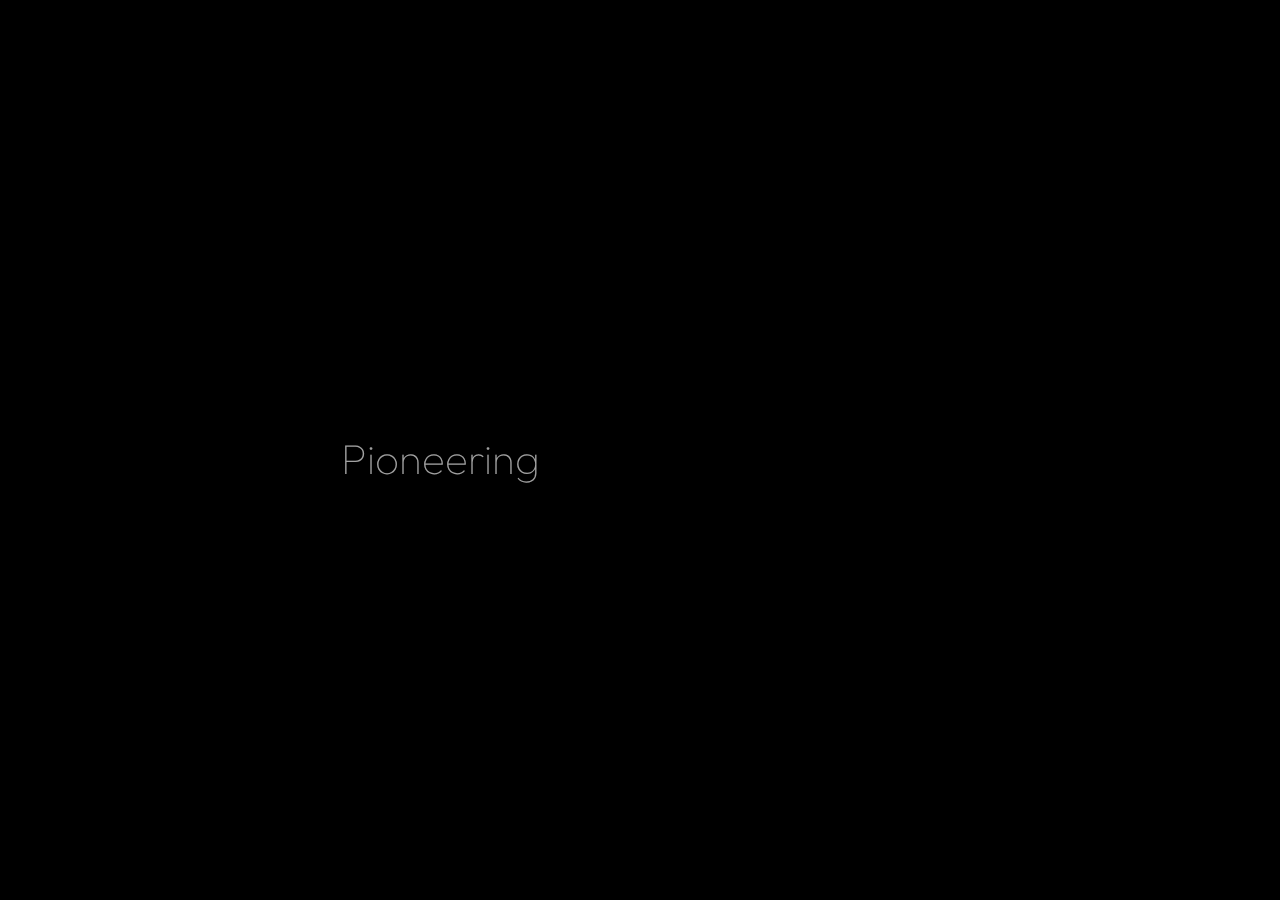
<file: portfolio-3.html>
<!DOCTYPE html>
<html lang="zxx">

<head>

    <meta charset="UTF-8">
    <meta name="viewport" content="width=device-width, initial-scale=1.0">
    <meta http-equiv="X-UA-Compatible" content="ie=edge">

    <!-- bootstrap grid css -->
    <link rel="stylesheet" href="css/plugins/bootstrap-grid.css">
    <!-- font awesome css -->
    <link rel="stylesheet" href="css/plugins/font-awesome.min.css">
    <!-- swiper css -->
    <link rel="stylesheet" href="css/plugins/swiper.min.css">
    <!-- fancybox css -->
    <link rel="stylesheet" href="css/plugins/fancybox.min.css">
    <!-- ashley scss -->
    <link rel="stylesheet" href="css/style.css">
    <!-- page name -->
    <title>Ashley</title>

</head>

<body>

    <!-- wrapper -->
    <div class="mil-wrapper" id="top">

        <!-- cursor -->
        <div class="mil-ball">
            <span class="mil-icon-1">
                <svg viewBox="0 0 128 128">
                    <path d="M106.1,41.9c-1.2-1.2-3.1-1.2-4.2,0c-1.2,1.2-1.2,3.1,0,4.2L116.8,61H11.2l14.9-14.9c1.2-1.2,1.2-3.1,0-4.2	c-1.2-1.2-3.1-1.2-4.2,0l-20,20c-1.2,1.2-1.2,3.1,0,4.2l20,20c0.6,0.6,1.4,0.9,2.1,0.9s1.5-0.3,2.1-0.9c1.2-1.2,1.2-3.1,0-4.2	L11.2,67h105.5l-14.9,14.9c-1.2,1.2-1.2,3.1,0,4.2c0.6,0.6,1.4,0.9,2.1,0.9s1.5-0.3,2.1-0.9l20-20c1.2-1.2,1.2-3.1,0-4.2L106.1,41.9	z" />
                </svg>
            </span>
            <div class="mil-more-text">More</div>
            <div class="mil-choose-text">Сhoose</div>
        </div>
        <!-- cursor end -->

        <!-- preloader -->
        <div class="mil-preloader">
            <div class="mil-preloader-animation">
                <div class="mil-pos-abs mil-animation-1">
                    <p class="mil-h3 mil-muted mil-thin">Pioneering</p>
                    <p class="mil-h3 mil-muted">Creative</p>
                    <p class="mil-h3 mil-muted mil-thin">Excellence</p>
                </div>
                <div class="mil-pos-abs mil-animation-2">
                    <div class="mil-reveal-frame">
                        <p class="mil-reveal-box"></p>
                        <p class="mil-h3 mil-muted mil-thin">ashley.com</p>
                    </div>
                </div>
            </div>
        </div>
        <!-- preloader end -->

        <!-- scrollbar progress -->
        <div class="mil-progress-track">
            <div class="mil-progress"></div>
        </div>
        <!-- scrollbar progress end -->

        <!-- menu -->
        <div class="mil-menu-frame">
            <!-- frame clone -->
            <div class="mil-frame-top">
                <a href="home-1.html" class="mil-logo">A.</a>
                <div class="mil-menu-btn">
                    <span></span>
                </div>
            </div>
            <!-- frame clone end -->
            <div class="container">
                <div class="mil-menu-content">
                    <div class="row">
                        <div class="col-xl-5">

                            <nav class="mil-main-menu" id="swupMenu">
                                <ul>
                                    <li class="mil-has-children">
                                        <a href="#.">Homepage</a>
                                        <ul>
                                            <li><a href="home-1.html">Landing page</a></li>
                                            <li><a href="home-2.html">Personal</a></li>
                                            <li><a href="portfolio-3.html">Portfolio slider</a></li>
                                        </ul>
                                    </li>
                                    <li class="mil-has-children mil-active">
                                        <a href="#.">Portfolio</a>
                                        <ul>
                                            <li><a href="portfolio-1.html">Grid type 1</a></li>
                                            <li><a href="portfolio-2.html">Grid type 2</a></li>
                                            <li><a href="portfolio-3.html">Slider</a></li>
                                        </ul>
                                    </li>
                                    <li class="mil-has-children">
                                        <a href="#.">Services</a>
                                        <ul>
                                            <li><a href="services.html">Services List</a></li>
                                            <li><a href="service.html">Single service</a></li>
                                        </ul>
                                    </li>
                                    <li class="mil-has-children">
                                        <a href="#.">Newsletter</a>
                                        <ul>
                                            <li><a href="blog.html">Blog List</a></li>
                                            <li><a href="publication.html">Publication</a></li>
                                        </ul>
                                    </li>
                                    <li class="mil-has-children">
                                        <a href="#.">Other pages</a>
                                        <ul>
                                            <li><a href="team.html">Team</a></li>
                                            <li><a href="contact.html">Contact</a></li>
                                            <li><a href="404.html">404</a></li>
                                        </ul>
                                    </li>
                                </ul>
                            </nav>

                        </div>
                        <div class="col-xl-7">

                            <div class="mil-menu-right-frame">
                                <div class="mil-animation-in">
                                    <div class="mil-animation-frame">
                                        <div class="mil-animation mil-position-1 mil-scale" data-value-1="2" data-value-2="2"></div>
                                    </div>
                                </div>
                                <div class="mil-menu-right">
                                    <div class="row">
                                        <div class="col-lg-8 mil-mb-60">

                                            <h6 class="mil-muted mil-mb-30">Projects</h6>

                                            <ul class="mil-menu-list">
                                                <li><a href="project-1.html" class="mil-light-soft">Interior design studio</a></li>
                                                <li><a href="project-2.html" class="mil-light-soft">Home Security Camera</a></li>
                                                <li><a href="project-3.html" class="mil-light-soft">Kemia Honest Skincare</a></li>
                                                <li><a href="project-4.html" class="mil-light-soft">Cascade of Lava</a></li>
                                                <li><a href="project-5.html" class="mil-light-soft">Air Pro by Molekule</a></li>
                                                <li><a href="project-6.html" class="mil-light-soft">Tony's Chocolonely</a></li>
                                            </ul>

                                        </div>
                                        <div class="col-lg-4 mil-mb-60">

                                            <h6 class="mil-muted mil-mb-30">Useful links</h6>

                                            <ul class="mil-menu-list">
                                                <li><a href="#." class="mil-light-soft">Privacy Policy</a></li>
                                                <li><a href="#." class="mil-light-soft">Terms and conditions</a></li>
                                                <li><a href="#." class="mil-light-soft">Cookie Policy</a></li>
                                                <li><a href="#." class="mil-light-soft">Careers</a></li>
                                            </ul>

                                        </div>
                                    </div>
                                    <div class="mil-divider mil-mb-60"></div>
                                    <div class="row justify-content-between">

                                        <div class="col-lg-4 mil-mb-60">

                                            <h6 class="mil-muted mil-mb-30">Canada</h6>

                                            <p class="mil-light-soft mil-up">71 South Los Carneros Road, California <span class="mil-no-wrap">+51 174 705 812</span></p>

                                        </div>
                                        <div class="col-lg-4 mil-mb-60">

                                            <h6 class="mil-muted mil-mb-30">Germany</h6>

                                            <p class="mil-light-soft">Leehove 40, 2678 MC De Lier, Netherlands <span class="mil-no-wrap">+31 174 705 811</span></p>

                                        </div>
                                    </div>
                                </div>
                            </div>

                        </div>
                    </div>
                </div>
            </div>
        </div>
        <!-- menu -->

        <!-- curtain -->
        <div class="mil-curtain"></div>
        <!-- curtain end -->

        <!-- frame -->
        <div class="mil-frame">
            <div class="mil-frame-top">
                <a href="home-1.html" class="mil-logo">A.</a>
                <div class="mil-menu-btn">
                    <span></span>
                </div>
            </div>
            <div class="mil-frame-bottom">
                <div class="mil-current-page"></div>
                <div class="mil-back-to-top">
                    <a href="#top" class="mil-link mil-dark mil-arrow-place">
                        <span>Back to top</span>
                    </a>
                </div>
            </div>
        </div>
        <!-- frame end -->

        <!-- content -->
        <div class="mil-content">
            <div id="swupMain" class="mil-main-transition">

                <!-- portfolio -->
                <section class="mil-portfolio-slider-frame">
                    <div class="mil-animation-frame">
                        <div class="mil-animation mil-position-4 mil-dark mil-scale" data-value-1="1" data-value-2="2" style="top: -60px; right: -4px;"></div>
                    </div>
                    <div class="container">
                        <div class="row align-items-end">
                            <div class="col-lg-9">
                                <div class="swiper-container mil-portfolio-slider mil-up">
                                    <div class="swiper-wrapper">
                                        <div class="swiper-slide">

                                            <div class="mil-portfolio-item mil-slider-item" data-swiper-parallax="-30">
                                                <div class="mil-cover-frame mil-drag">
                                                    <div class="mil-cover" data-swiper-parallax-scale="1.3">
                                                        <img src="img/works/1.jpg" alt="cover">
                                                    </div>
                                                </div>
                                                <div class="mil-descr" data-swiper-parallax-x="104%" data-swiper-parallax-opacity="0">
                                                    <div class="mil-descr-text" data-swiper-parallax-y="100%" data-swiper-parallax-opacity="0">
                                                        <div class="mil-labels mil-mb-15">
                                                            <div class="mil-label mil-upper mil-accent">TECHNOLOGY</div>
                                                            <div class="mil-label mil-upper">may 24 2023</div>
                                                        </div>
                                                        <h5>Interior design studio</h5>
                                                    </div>
                                                    <div data-swiper-parallax-y="120" data-swiper-parallax-opacity="0">
                                                        <a href="project-1.html" class="mil-button mil-arrow-place">
                                                            <span>View Project</span>
                                                        </a>
                                                    </div>
                                                </div>
                                            </div>

                                        </div>
                                        <div class="swiper-slide">

                                            <div class="mil-portfolio-item mil-slider-item" data-swiper-parallax="-30">
                                                <div class="mil-cover-frame mil-drag">
                                                    <div class="mil-cover" data-swiper-parallax-scale="1.3">
                                                        <img src="img/works/2.jpg" alt="cover">
                                                    </div>
                                                </div>
                                                <div class="mil-descr" data-swiper-parallax-x="104%" data-swiper-parallax-opacity="0">
                                                    <div class="mil-descr-text" data-swiper-parallax-y="100%" data-swiper-parallax-opacity="0">
                                                        <div class="mil-labels mil-mb-15">
                                                            <div class="mil-label mil-upper mil-accent">TECHNOLOGY</div>
                                                            <div class="mil-label mil-upper">may 24 2023</div>
                                                        </div>
                                                        <h5>Home Security Camera</h5>
                                                    </div>
                                                    <div data-swiper-parallax-y="100%" data-swiper-parallax-opacity="0">
                                                        <a href="project-2.html" class="mil-button mil-arrow-place">
                                                            <span>View Project</span>
                                                        </a>
                                                    </div>
                                                </div>
                                            </div>

                                        </div>
                                        <div class="swiper-slide">

                                            <div class="mil-portfolio-item mil-slider-item" data-swiper-parallax="-30">
                                                <div class="mil-cover-frame mil-drag">
                                                    <div class="mil-cover" data-swiper-parallax-scale="1.3">
                                                        <img src="img/works/3.jpg" alt="cover">
                                                    </div>
                                                </div>
                                                <div class="mil-descr" data-swiper-parallax-x="104%" data-swiper-parallax-opacity="0">
                                                    <div class="mil-descr-text" data-swiper-parallax-y="100%" data-swiper-parallax-opacity="0">
                                                        <div class="mil-labels mil-mb-15">
                                                            <div class="mil-label mil-upper mil-accent">TECHNOLOGY</div>
                                                            <div class="mil-label mil-upper">may 24 2023</div>
                                                        </div>
                                                        <h5>Kemia Honest Skincare</h5>
                                                    </div>
                                                    <div data-swiper-parallax-y="100%" data-swiper-parallax-opacity="0">
                                                        <a href="project-3.html" class="mil-button mil-arrow-place">
                                                            <span>View Project</span>
                                                        </a>
                                                    </div>
                                                </div>
                                            </div>

                                        </div>
                                        <div class="swiper-slide">

                                            <div class="mil-portfolio-item mil-slider-item" data-swiper-parallax="-30">
                                                <div class="mil-cover-frame mil-drag">
                                                    <div class="mil-cover" data-swiper-parallax-scale="1.3">
                                                        <img src="img/works/4.jpg" alt="cover">
                                                    </div>
                                                </div>
                                                <div class="mil-descr" data-swiper-parallax-x="104%" data-swiper-parallax-opacity="0">
                                                    <div class="mil-descr-text" data-swiper-parallax-y="100%" data-swiper-parallax-opacity="0">
                                                        <div class="mil-labels mil-mb-15">
                                                            <div class="mil-label mil-upper mil-accent">TECHNOLOGY</div>
                                                            <div class="mil-label mil-upper">may 24 2023</div>
                                                        </div>
                                                        <h5>Cascade of Lava</h5>
                                                    </div>
                                                    <div data-swiper-parallax-y="100%" data-swiper-parallax-opacity="0">
                                                        <a href="project-4.html" class="mil-button mil-arrow-place">
                                                            <span>View Project</span>
                                                        </a>
                                                    </div>
                                                </div>
                                            </div>

                                        </div>
                                        <div class="swiper-slide">

                                            <div class="mil-portfolio-item mil-slider-item" data-swiper-parallax="-30">
                                                <div class="mil-cover-frame mil-drag">
                                                    <div class="mil-cover" data-swiper-parallax-scale="1.3">
                                                        <img src="img/works/5.jpg" alt="cover">
                                                    </div>
                                                </div>
                                                <div class="mil-descr" data-swiper-parallax-x="104%" data-swiper-parallax-opacity="0">
                                                    <div class="mil-descr-text" data-swiper-parallax-y="100%" data-swiper-parallax-opacity="0">
                                                        <div class="mil-labels mil-mb-15">
                                                            <div class="mil-label mil-upper mil-accent">TECHNOLOGY</div>
                                                            <div class="mil-label mil-upper">may 24 2023</div>
                                                        </div>
                                                        <h5>Air Pro by Molekule</h5>
                                                    </div>
                                                    <div data-swiper-parallax-y="100%" data-swiper-parallax-opacity="0">
                                                        <a href="project-5.html" class="mil-button mil-arrow-place">
                                                            <span>View Project</span>
                                                        </a>
                                                    </div>
                                                </div>
                                            </div>

                                        </div>
                                        <div class="swiper-slide">

                                            <div class="mil-portfolio-item mil-slider-item" data-swiper-parallax="-30">
                                                <div class="mil-cover-frame mil-drag">
                                                    <div class="mil-cover" data-swiper-parallax-scale="1.3">
                                                        <img src="img/works/6.jpg" alt="cover">
                                                    </div>
                                                </div>
                                                <div class="mil-descr" data-swiper-parallax-x="104%" data-swiper-parallax-opacity="0">
                                                    <div class="mil-descr-text" data-swiper-parallax-y="100%" data-swiper-parallax-opacity="0">
                                                        <div class="mil-labels mil-mb-15">
                                                            <div class="mil-label mil-upper mil-accent">TECHNOLOGY</div>
                                                            <div class="mil-label mil-upper">may 24 2023</div>
                                                        </div>
                                                        <h5>Tony's Chocolonely</h5>
                                                    </div>
                                                    <div data-swiper-parallax-y="100%" data-swiper-parallax-opacity="0">
                                                        <a href="project-6.html" class="mil-button mil-arrow-place">
                                                            <span>View Project</span>
                                                        </a>
                                                    </div>
                                                </div>
                                            </div>

                                        </div>
                                    </div>
                                </div>
                            </div>
                            <div class="col-lg-3 mil-relative">
                                <div class="mil-portfolio-nav">
                                    <div class="mil-portfolio-btns-frame">
                                        <div class="swiper-portfolio-pagination"></div>
                                        <div class="mil-slider-nav">
                                            <div class="mil-slider-arrow mil-prev mil-portfolio-prev mil-arrow-place"></div>
                                            <div class="mil-slider-arrow mil-portfolio-next mil-arrow-place"></div>
                                        </div>
                                    </div>
                                </div>
                            </div>
                        </div>
                    </div>
                </section>
                <!-- portfolio end -->

                <!-- hidden elements -->
                <div class="mil-hidden-elements">
                    <div class="mil-dodecahedron">
                        <div class="mil-pentagon">
                            <div></div>
                            <div></div>
                            <div></div>
                            <div></div>
                            <div></div>
                        </div>
                        <div class="mil-pentagon">
                            <div></div>
                            <div></div>
                            <div></div>
                            <div></div>
                            <div></div>
                        </div>
                        <div class="mil-pentagon">
                            <div></div>
                            <div></div>
                            <div></div>
                            <div></div>
                            <div></div>
                        </div>
                        <div class="mil-pentagon">
                            <div></div>
                            <div></div>
                            <div></div>
                            <div></div>
                            <div></div>
                        </div>
                        <div class="mil-pentagon">
                            <div></div>
                            <div></div>
                            <div></div>
                            <div></div>
                            <div></div>
                        </div>
                        <div class="mil-pentagon">
                            <div></div>
                            <div></div>
                            <div></div>
                            <div></div>
                            <div></div>
                        </div>
                        <div class="mil-pentagon">
                            <div></div>
                            <div></div>
                            <div></div>
                            <div></div>
                            <div></div>
                        </div>
                        <div class="mil-pentagon">
                            <div></div>
                            <div></div>
                            <div></div>
                            <div></div>
                            <div></div>
                        </div>
                        <div class="mil-pentagon">
                            <div></div>
                            <div></div>
                            <div></div>
                            <div></div>
                            <div></div>
                        </div>
                        <div class="mil-pentagon">
                            <div></div>
                            <div></div>
                            <div></div>
                            <div></div>
                            <div></div>
                        </div>
                        <div class="mil-pentagon">
                            <div></div>
                            <div></div>
                            <div></div>
                            <div></div>
                            <div></div>
                        </div>
                        <div class="mil-pentagon">
                            <div></div>
                            <div></div>
                            <div></div>
                            <div></div>
                            <div></div>
                        </div>
                    </div>

                    <svg xmlns="http://www.w3.org/2000/svg" viewBox="0 0 24 24" class="mil-arrow">
                        <path d="M 14 5.3417969 C 13.744125 5.3417969 13.487969 5.4412187 13.292969 5.6367188 L 13.207031 5.7226562 C 12.816031 6.1136563 12.816031 6.7467188 13.207031 7.1367188 L 17.070312 11 L 4 11 C 3.448 11 3 11.448 3 12 C 3 12.552 3.448 13 4 13 L 17.070312 13 L 13.207031 16.863281 C 12.816031 17.254281 12.816031 17.887344 13.207031 18.277344 L 13.292969 18.363281 C 13.683969 18.754281 14.317031 18.754281 14.707031 18.363281 L 20.363281 12.707031 C 20.754281 12.316031 20.754281 11.682969 20.363281 11.292969 L 14.707031 5.6367188 C 14.511531 5.4412187 14.255875 5.3417969 14 5.3417969 z" />
                    </svg>

                    <svg width="250" viewBox="0 0 300 1404" fill="none" xmlns="http://www.w3.org/2000/svg" class="mil-lines">
                        <path fill-rule="evenodd" clip-rule="evenodd" d="M1 892L1 941H299V892C299 809.71 232.29 743 150 743C67.7096 743 1 809.71 1 892ZM0 942H300V892C300 809.157 232.843 742 150 742C67.1573 742 0 809.157 0 892L0 942Z" class="mil-move" />
                        <path fill-rule="evenodd" clip-rule="evenodd" d="M299 146V97L1 97V146C1 228.29 67.7096 295 150 295C232.29 295 299 228.29 299 146ZM300 96L0 96V146C0 228.843 67.1573 296 150 296C232.843 296 300 228.843 300 146V96Z" class="mil-move" />
                        <path fill-rule="evenodd" clip-rule="evenodd" d="M299 1H1V1403H299V1ZM0 0V1404H300V0H0Z" />
                        <path fill-rule="evenodd" clip-rule="evenodd" d="M150 -4.37115e-08L150 1404L149 1404L149 0L150 -4.37115e-08Z" />
                        <path fill-rule="evenodd" clip-rule="evenodd" d="M150 1324C232.29 1324 299 1257.29 299 1175C299 1092.71 232.29 1026 150 1026C67.7096 1026 1 1092.71 1 1175C1 1257.29 67.7096 1324 150 1324ZM150 1325C232.843 1325 300 1257.84 300 1175C300 1092.16 232.843 1025 150 1025C67.1573 1025 0 1092.16 0 1175C0 1257.84 67.1573 1325 150 1325Z" class="mil-move" />
                        <path fill-rule="evenodd" clip-rule="evenodd" d="M300 1175H0V1174H300V1175Z" class="mil-move" />
                        <path fill-rule="evenodd" clip-rule="evenodd" d="M150 678C232.29 678 299 611.29 299 529C299 446.71 232.29 380 150 380C67.7096 380 1 446.71 1 529C1 611.29 67.7096 678 150 678ZM150 679C232.843 679 300 611.843 300 529C300 446.157 232.843 379 150 379C67.1573 379 0 446.157 0 529C0 611.843 67.1573 679 150 679Z" class="mil-move" />
                        <path fill-rule="evenodd" clip-rule="evenodd" d="M299 380H1V678H299V380ZM0 379V679H300V379H0Z" class="mil-move" />
                    </svg>
                </div>
                <!-- hidden elements end -->

            </div>
        </div>
        <!-- content -->
    </div>
    <!-- wrapper end -->

    <!-- jQuery js -->
    <script src="js/plugins/jquery.min.js"></script>
    <!-- swup js -->
    <script src="js/plugins/swup.min.js"></script>
    <!-- swiper js -->
    <script src="js/plugins/swiper.min.js"></script>
    <!-- fancybox js -->
    <script src="js/plugins/fancybox.min.js"></script>
    <!-- gsap js -->
    <script src="js/plugins/gsap.min.js"></script>
    <!-- scroll smoother -->
    <script src="js/plugins/smooth-scroll.js"></script>
    <!-- scroll trigger js -->
    <script src="js/plugins/ScrollTrigger.min.js"></script>
    <!-- scroll to js -->
    <script src="js/plugins/ScrollTo.min.js"></script>
    <!-- ashley js -->
    <script src="js/main.js"></script>

</body>

</html>
</file>
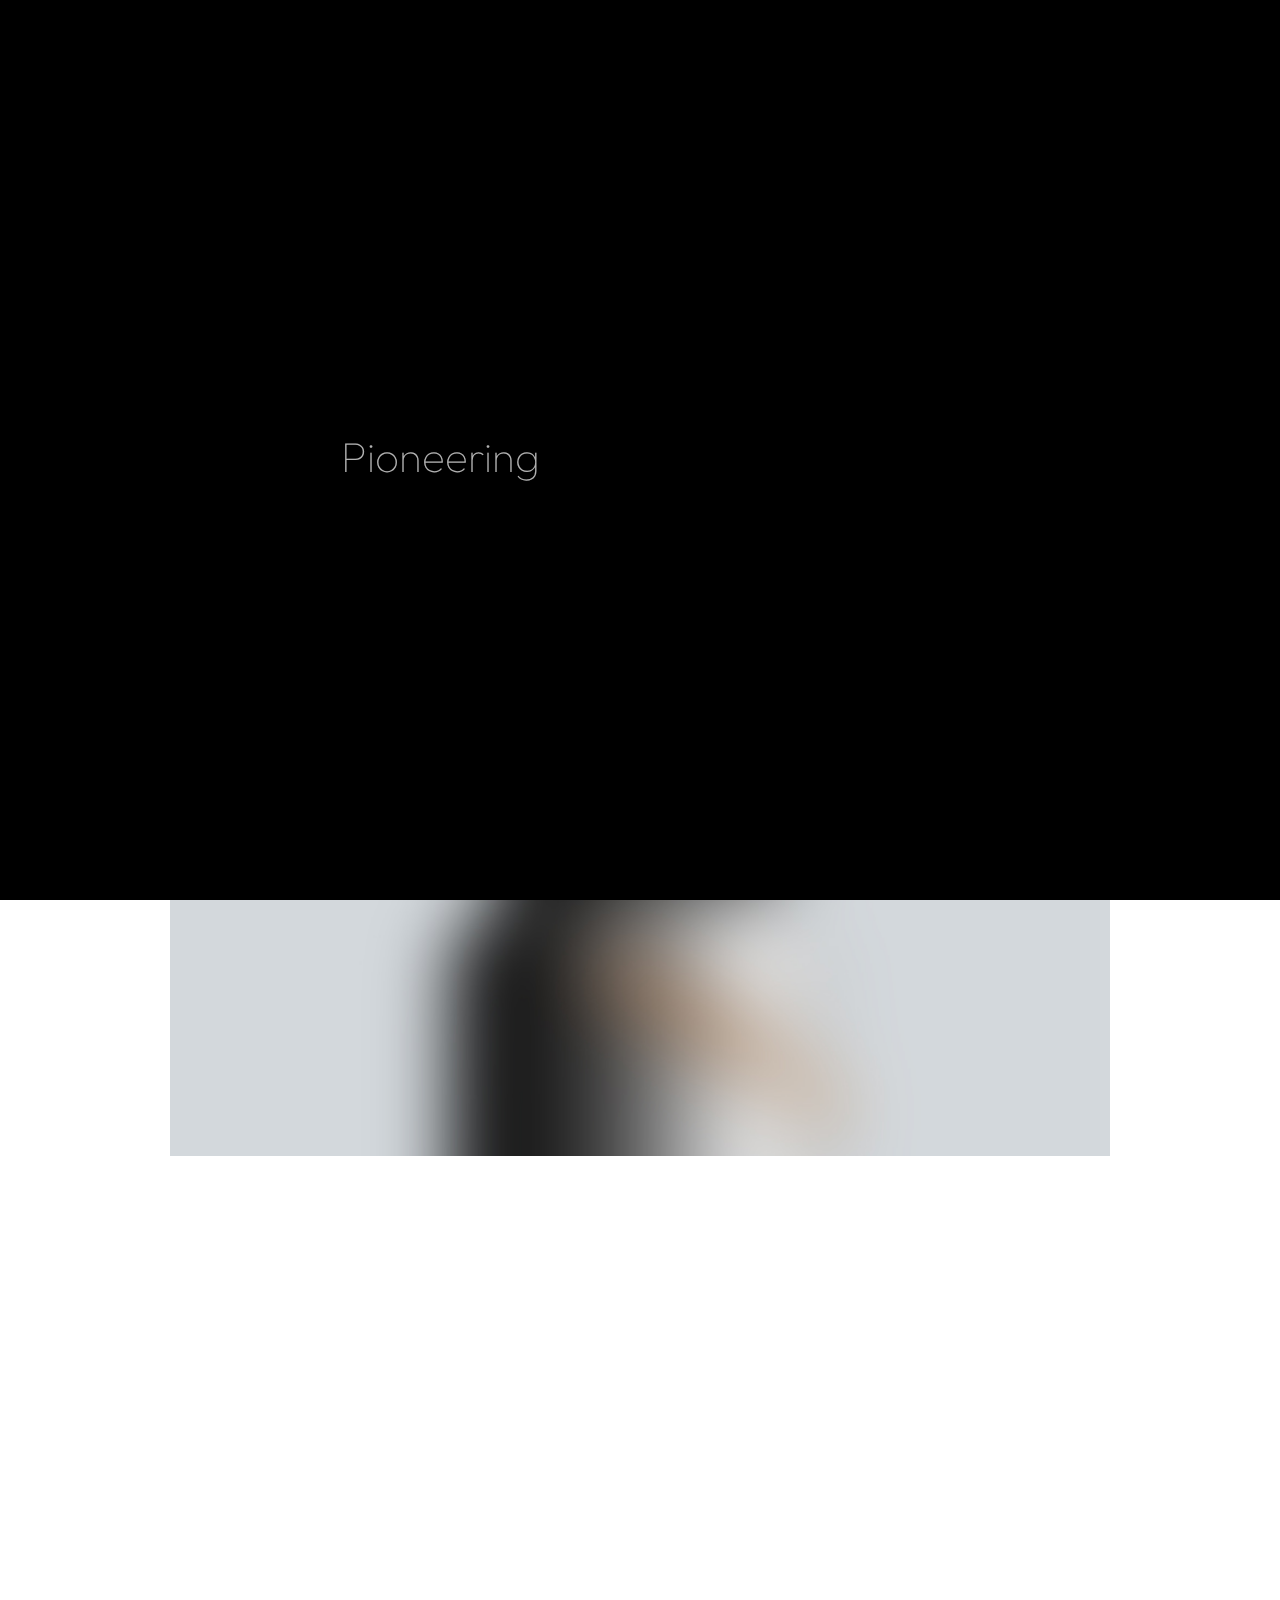
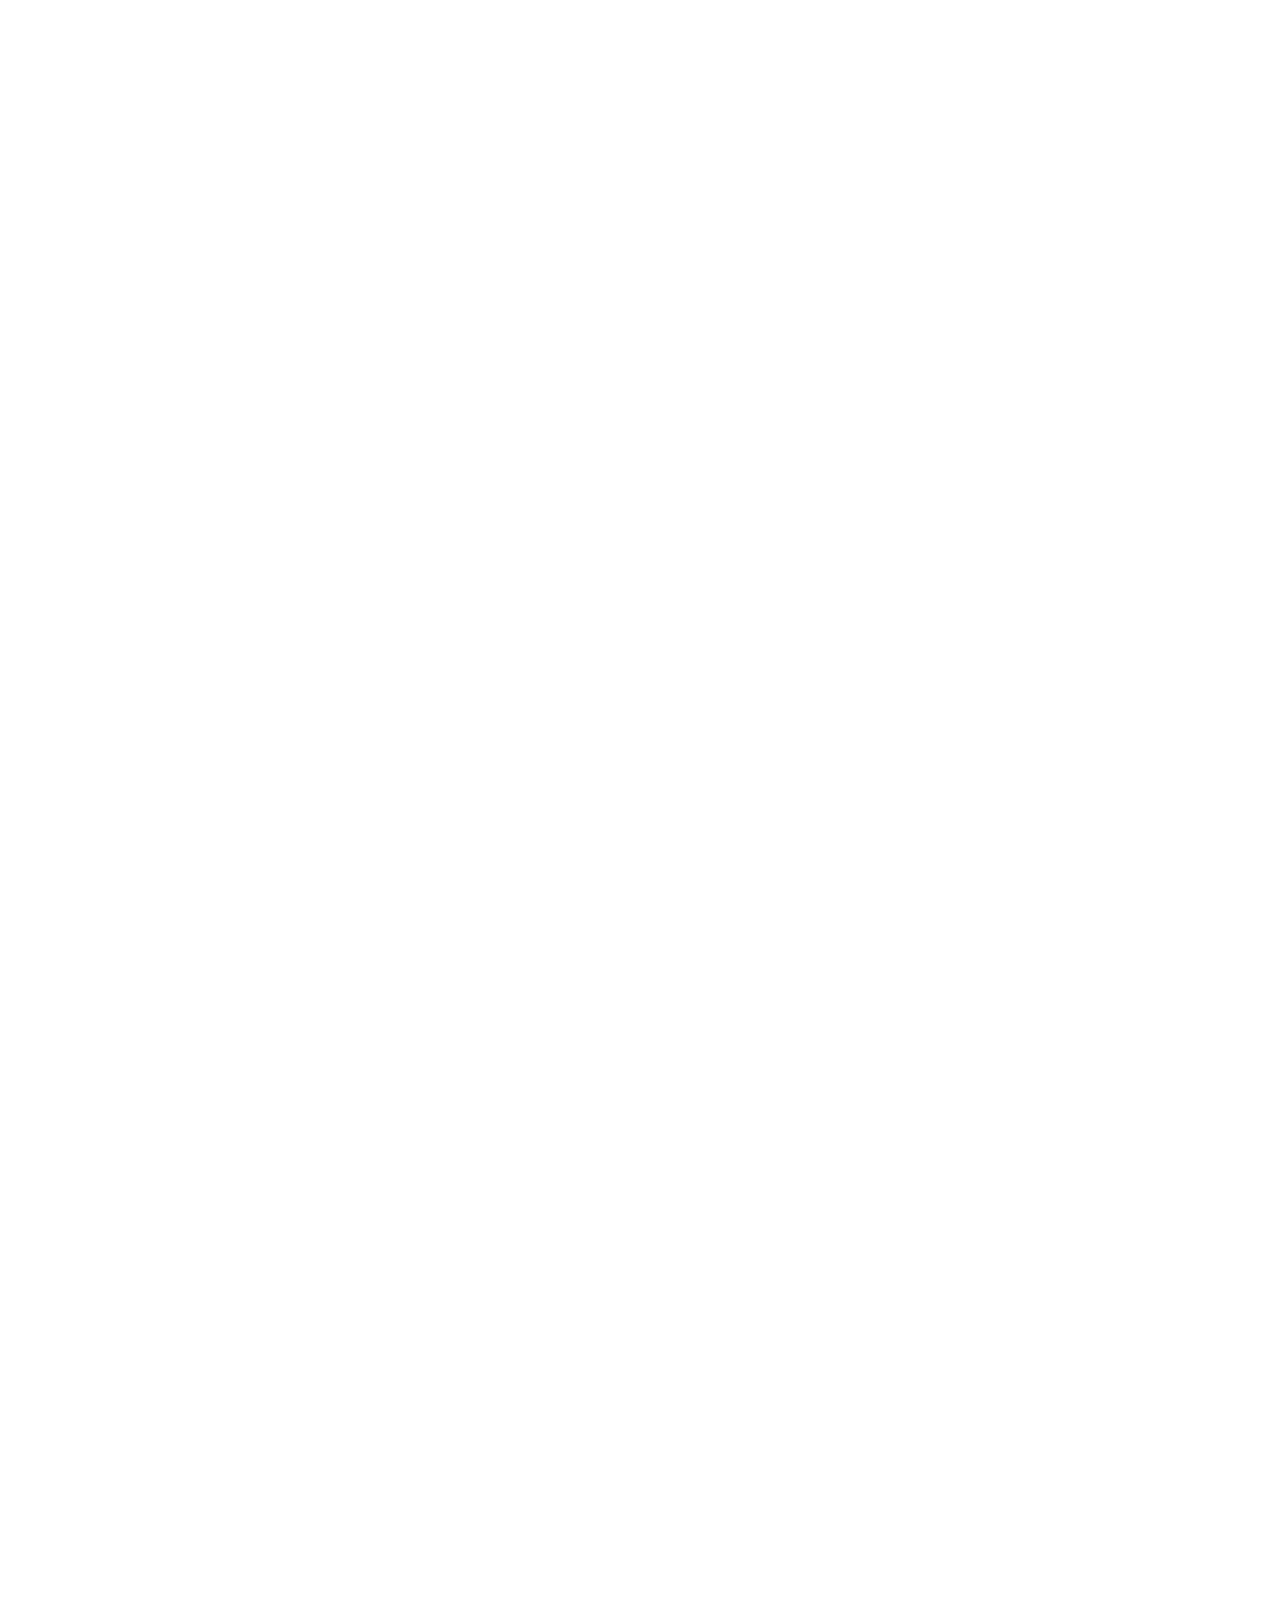
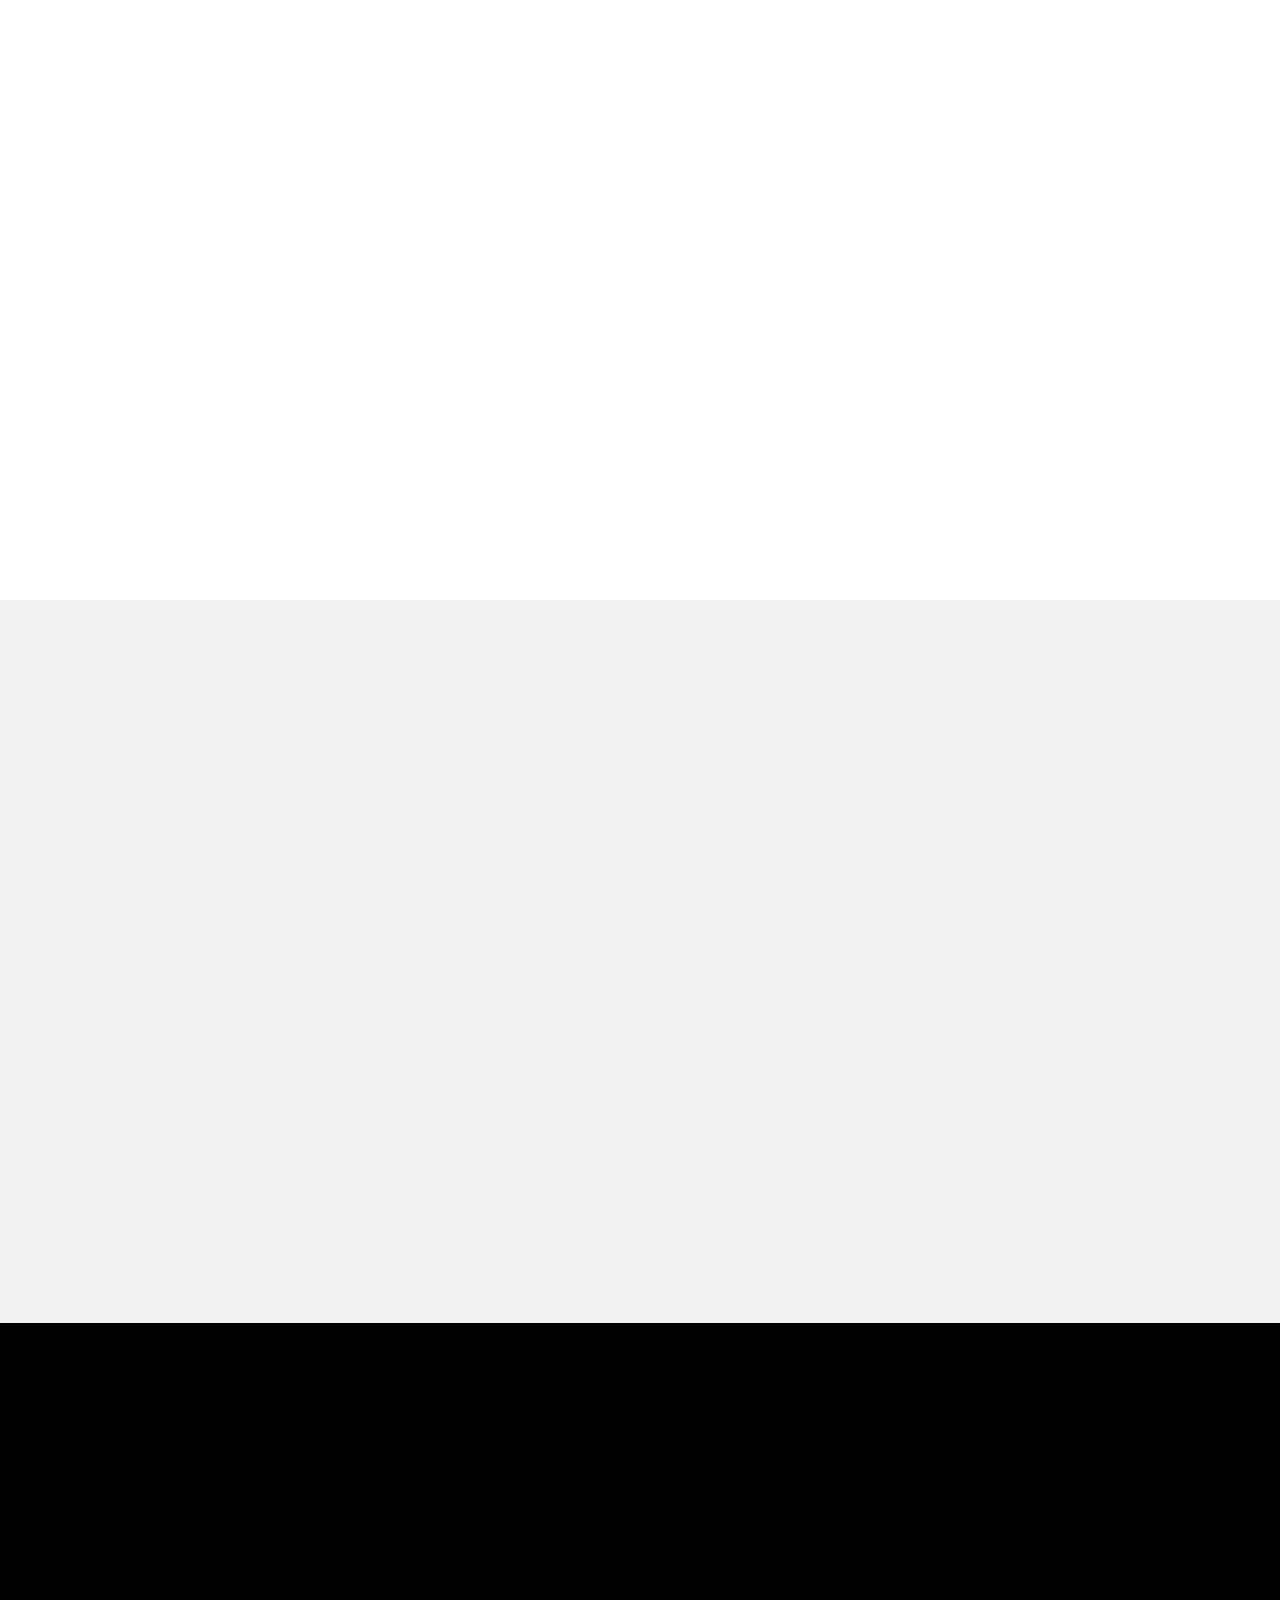
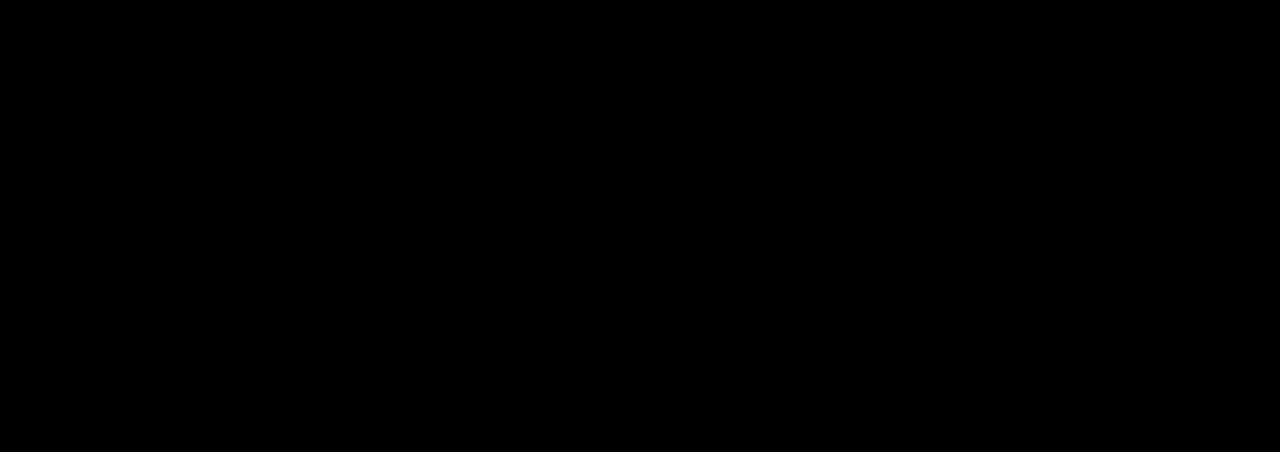
<file: project-1.html>
<!DOCTYPE html>
<html lang="zxx">

<head>

    <meta charset="UTF-8">
    <meta name="viewport" content="width=device-width, initial-scale=1.0">
    <meta http-equiv="X-UA-Compatible" content="ie=edge">

    <!-- bootstrap grid css -->
    <link rel="stylesheet" href="css/plugins/bootstrap-grid.css">
    <!-- font awesome css -->
    <link rel="stylesheet" href="css/plugins/font-awesome.min.css">
    <!-- swiper css -->
    <link rel="stylesheet" href="css/plugins/swiper.min.css">
    <!-- fancybox css -->
    <link rel="stylesheet" href="css/plugins/fancybox.min.css">
    <!-- ashley scss -->
    <link rel="stylesheet" href="css/style.css">
    <!-- page name -->
    <title>Ashley</title>

</head>

<body>

    <!-- wrapper -->
    <div class="mil-wrapper" id="top">

        <!-- cursor -->
        <div class="mil-ball">
            <span class="mil-icon-1">
                <svg viewBox="0 0 128 128">
                    <path d="M106.1,41.9c-1.2-1.2-3.1-1.2-4.2,0c-1.2,1.2-1.2,3.1,0,4.2L116.8,61H11.2l14.9-14.9c1.2-1.2,1.2-3.1,0-4.2	c-1.2-1.2-3.1-1.2-4.2,0l-20,20c-1.2,1.2-1.2,3.1,0,4.2l20,20c0.6,0.6,1.4,0.9,2.1,0.9s1.5-0.3,2.1-0.9c1.2-1.2,1.2-3.1,0-4.2	L11.2,67h105.5l-14.9,14.9c-1.2,1.2-1.2,3.1,0,4.2c0.6,0.6,1.4,0.9,2.1,0.9s1.5-0.3,2.1-0.9l20-20c1.2-1.2,1.2-3.1,0-4.2L106.1,41.9	z" />
                </svg>
            </span>
            <div class="mil-more-text">More</div>
            <div class="mil-choose-text">Сhoose</div>
        </div>
        <!-- cursor end -->

        <!-- preloader -->
        <div class="mil-preloader">
            <div class="mil-preloader-animation">
                <div class="mil-pos-abs mil-animation-1">
                    <p class="mil-h3 mil-muted mil-thin">Pioneering</p>
                    <p class="mil-h3 mil-muted">Creative</p>
                    <p class="mil-h3 mil-muted mil-thin">Excellence</p>
                </div>
                <div class="mil-pos-abs mil-animation-2">
                    <div class="mil-reveal-frame">
                        <p class="mil-reveal-box"></p>
                        <p class="mil-h3 mil-muted mil-thin">ashley.com</p>
                    </div>
                </div>
            </div>
        </div>
        <!-- preloader end -->

        <!-- scrollbar progress -->
        <div class="mil-progress-track">
            <div class="mil-progress"></div>
        </div>
        <!-- scrollbar progress end -->

        <!-- menu -->
        <div class="mil-menu-frame">
            <!-- frame clone -->
            <div class="mil-frame-top">
                <a href="home-1.html" class="mil-logo">A.</a>
                <div class="mil-menu-btn">
                    <span></span>
                </div>
            </div>
            <!-- frame clone end -->
            <div class="container">
                <div class="mil-menu-content">
                    <div class="row">
                        <div class="col-xl-5">

                            <nav class="mil-main-menu" id="swupMenu">
                                <ul>
                                    <li class="mil-has-children">
                                        <a href="#.">Homepage</a>
                                        <ul>
                                            <li><a href="home-1.html">Landing page</a></li>
                                            <li><a href="home-2.html">Personal</a></li>
                                            <li><a href="portfolio-3.html">Portfolio slider</a></li>
                                        </ul>
                                    </li>
                                    <li class="mil-has-children">
                                        <a href="#.">Portfolio</a>
                                        <ul>
                                            <li><a href="portfolio-1.html">Grid type 1</a></li>
                                            <li><a href="portfolio-2.html">Grid type 2</a></li>
                                            <li><a href="portfolio-3.html">Slider</a></li>
                                        </ul>
                                    </li>
                                    <li class="mil-has-children">
                                        <a href="#.">Services</a>
                                        <ul>
                                            <li><a href="services.html">Services List</a></li>
                                            <li><a href="service.html">Single service</a></li>
                                        </ul>
                                    </li>
                                    <li class="mil-has-children">
                                        <a href="#.">Newsletter</a>
                                        <ul>
                                            <li><a href="blog.html">Blog List</a></li>
                                            <li><a href="publication.html">Publication</a></li>
                                        </ul>
                                    </li>
                                    <li class="mil-has-children mil-active">
                                        <a href="#.">Other pages</a>
                                        <ul>
                                            <li><a href="team.html">Team</a></li>
                                            <li><a href="contact.html">Contact</a></li>
                                            <li><a href="404.html">404</a></li>
                                        </ul>
                                    </li>
                                </ul>
                            </nav>

                        </div>
                        <div class="col-xl-7">

                            <div class="mil-menu-right-frame">
                                <div class="mil-animation-in">
                                    <div class="mil-animation-frame">
                                        <div class="mil-animation mil-position-1 mil-scale" data-value-1="2" data-value-2="2"></div>
                                    </div>
                                </div>
                                <div class="mil-menu-right">
                                    <div class="row">
                                        <div class="col-lg-8 mil-mb-60">

                                            <h6 class="mil-muted mil-mb-30">Projects</h6>

                                            <ul class="mil-menu-list">
                                                <li><a href="project-1.html" class="mil-light-soft">Interior design studio</a></li>
                                                <li><a href="project-2.html" class="mil-light-soft">Home Security Camera</a></li>
                                                <li><a href="project-3.html" class="mil-light-soft">Kemia Honest Skincare</a></li>
                                                <li><a href="project-4.html" class="mil-light-soft">Cascade of Lava</a></li>
                                                <li><a href="project-5.html" class="mil-light-soft">Air Pro by Molekule</a></li>
                                                <li><a href="project-6.html" class="mil-light-soft">Tony's Chocolonely</a></li>
                                            </ul>

                                        </div>
                                        <div class="col-lg-4 mil-mb-60">

                                            <h6 class="mil-muted mil-mb-30">Useful links</h6>

                                            <ul class="mil-menu-list">
                                                <li><a href="#." class="mil-light-soft">Privacy Policy</a></li>
                                                <li><a href="#." class="mil-light-soft">Terms and conditions</a></li>
                                                <li><a href="#." class="mil-light-soft">Cookie Policy</a></li>
                                                <li><a href="#." class="mil-light-soft">Careers</a></li>
                                            </ul>

                                        </div>
                                    </div>
                                    <div class="mil-divider mil-mb-60"></div>
                                    <div class="row justify-content-between">

                                        <div class="col-lg-4 mil-mb-60">

                                            <h6 class="mil-muted mil-mb-30">Canada</h6>

                                            <p class="mil-light-soft mil-up">71 South Los Carneros Road, California <span class="mil-no-wrap">+51 174 705 812</span></p>

                                        </div>
                                        <div class="col-lg-4 mil-mb-60">

                                            <h6 class="mil-muted mil-mb-30">Germany</h6>

                                            <p class="mil-light-soft">Leehove 40, 2678 MC De Lier, Netherlands <span class="mil-no-wrap">+31 174 705 811</span></p>

                                        </div>
                                    </div>
                                </div>
                            </div>

                        </div>
                    </div>
                </div>
            </div>
        </div>
        <!-- menu -->

        <!-- curtain -->
        <div class="mil-curtain"></div>
        <!-- curtain end -->

        <!-- frame -->
        <div class="mil-frame">
            <div class="mil-frame-top">
                <a href="home-1.html" class="mil-logo">A.</a>
                <div class="mil-menu-btn">
                    <span></span>
                </div>
            </div>
            <div class="mil-frame-bottom">
                <div class="mil-current-page"></div>
                <div class="mil-back-to-top">
                    <a href="#top" class="mil-link mil-dark mil-arrow-place">
                        <span>Back to top</span>
                    </a>
                </div>
            </div>
        </div>
        <!-- frame end -->

        <!-- content -->
        <div class="mil-content">
            <div id="swupMain" class="mil-main-transition">

                <!-- banner -->
                <div class="mil-inner-banner">
                    <div class="mil-banner-content mil-up">
                        <div class="mil-animation-frame">
                            <div class="mil-animation mil-position-4 mil-dark mil-scale" data-value-1="6" data-value-2="1.4"></div>
                        </div>
                        <div class="container">
                            <ul class="mil-breadcrumbs mil-mb-60">
                                <li><a href="home-1.html">Homepage</a></li>
                                <li><a href="portfolio-1.html">Portfolio</a></li>
                                <li><a href="project-1.html">Project</a></li>
                            </ul>
                            <h1 class="mil-mb-60">Interior Design <span class="mil-thin">Studio</span></h1>
                            <a href="#project" class="mil-link mil-dark mil-arrow-place mil-down-arrow">
                                <span>Read more</span>
                            </a>
                        </div>
                    </div>
                </div>
                <!-- banner end -->

                <!-- project -->
                <section class="mil-p-120-0">
                    <div class="container mil-p-0-120" id="project">
                        <div class="mil-image-frame mil-horizontal mil-up">
                            <img src="img/works/1/1.jpg" alt="image">
                            <a data-fancybox="gallery" data-no-swup href="img/works/1/1.jpg" class="mil-zoom-btn">
                                <img src="img/icons/zoom.svg" alt="zoom">
                            </a>
                        </div>
                        <div class="mil-info mil-up">
                            <div>Client: &nbsp;;<span class="mil-dark">Envato Market</span></div>
                            <div>Date: &nbsp;;<span class="mil-dark">April 2023</span></div>
                            <div>Author: &nbsp;;<span class="mil-dark">Paul Trueman</span></div>
                        </div>
                        <div class="mil-p-120-0">

                            <div class="row">
                                <div class="col-lg-6">

                                    <div class="mil-image-frame mil-square mil-up mil-mb-30">
                                        <img src="img/works/1/2.jpg" alt="image">
                                        <a data-fancybox="gallery" data-no-swup href="img/works/1/2.jpg" class="mil-zoom-btn">
                                            <img src="img/icons/zoom.svg" alt="zoom">
                                        </a>
                                    </div>

                                </div>
                                <div class="col-lg-6">

                                    <div class="mil-image-frame mil-square mil-up mil-mb-30">
                                        <img src="img/works/1/3.jpg" alt="image">
                                        <a data-fancybox="gallery" data-no-swup href="img/works/1/3.jpg" class="mil-zoom-btn">
                                            <img src="img/icons/zoom.svg" alt="zoom">
                                        </a>
                                    </div>

                                </div>
                                <div class="col-lg-6">

                                    <div class="mil-image-frame mil-square mil-up mil-mb-30">
                                        <img src="img/works/1/4.jpg" alt="image">
                                        <a data-fancybox="gallery" data-no-swup href="img/works/1/4.jpg" class="mil-zoom-btn">
                                            <img src="img/icons/zoom.svg" alt="zoom">
                                        </a>
                                    </div>

                                </div>
                                <div class="col-lg-6">

                                    <div class="mil-image-frame mil-square mil-up mil-mb-30">
                                        <img src="img/works/1/5.jpg" alt="image">
                                        <a data-fancybox="gallery" data-no-swup href="img/works/1/5.jpg" class="mil-zoom-btn">
                                            <img src="img/icons/zoom.svg" alt="zoom">
                                        </a>
                                    </div>

                                </div>
                            </div>
                            <div class="row justify-content-between mil-p-90-120">
                                <div class="col-lg-5">
                                    <h3 class="mil-up mil-mb-60">Simplicity, elegance, innovation!</h3>
                                </div>
                                <div class="col-lg-6">
                                    <p class="mil-up mil-mb-30">A home surveillance camera that pays great attention to security and user privacy, featuring two modes to provide security while protecting personal privacy.The camera has an open and closed mode, we define the product to have clear two sides, expressing two working states and emotions.</p>

                                    <p class="mil-up">Presents a simple and quiet state when not in use, delivering a gentle and security.At the same time, the camera can adapt to a variety of environments, providing elegant ways of wall hanging and standing installation.</p>
                                </div>
                            </div>
                            <div class="row mil-p-0-90">
                                <div class="col-lg-6">

                                    <div class="mil-image-frame mil-vertical mil-up mil-mb-30">
                                        <img src="img/works/1/6.jpg" alt="image">
                                        <a data-fancybox="gallery" data-no-swup href="img/works/1/6.jpg" class="mil-zoom-btn">
                                            <img src="img/icons/zoom.svg" alt="zoom">
                                        </a>
                                    </div>

                                </div>
                                <div class="col-lg-6">

                                    <div class="mil-image-frame mil-vertical mil-up mil-mb-30">
                                        <img src="img/works/1/7.jpg" alt="image">
                                        <a data-fancybox="gallery" data-no-swup href="img/works/1/7.jpg" class="mil-zoom-btn">
                                            <img src="img/icons/zoom.svg" alt="zoom">
                                        </a>
                                    </div>

                                </div>
                            </div>

                        </div>

                        <div class="mil-works-nav mil-up">
                            <a href="#." class="mil-link mil-dark mil-arrow-place mil-icon-left mil-disabled">
                                <span>Prev project</span>
                            </a>
                            <a href="portfolio-1.html" class="mil-link mil-dark">
                                <span>All projects</span>
                            </a>
                            <a href="project-2.html" class="mil-link mil-dark mil-arrow-place">
                                <span>Next project</span>
                            </a>
                        </div>
                    </div>
                </section>
                <!-- project end -->

                <!-- call to action -->
                <section class="mil-soft-bg">
                    <div class="container mil-p-120-120">
                        <div class="row">
                            <div class="col-lg-10">

                                <span class="mil-suptitle mil-suptitle-right mil-suptitle-dark mil-up">Looking to make your mark? We'll help you turn <br> your project into a success story.</span>

                            </div>
                        </div>
                        <div class="mil-center">
                            <h2 class="mil-up mil-mb-60">Ready to bring your <span class="mil-thin">ideas to</span> life? <br> We're <span class="mil-thin">here to help</span></h2>
                            <div class="mil-up"><a href="contact.html" class="mil-button mil-arrow-place"><span>Contact us</span></a></div>
                        </div>
                    </div>
                </section>
                <!-- call to action end -->

                <!-- footer -->
                <footer class="mil-dark-bg">
                    <div class="mi-invert-fix">
                        <div class="container mil-p-120-60">
                            <div class="row justify-content-between">
                                <div class="col-md-4 col-lg-4 mil-mb-60">

                                    <div class="mil-muted mil-logo mil-up mil-mb-30">Ashley.</div>

                                    <p class="mil-light-soft mil-up mil-mb-30">Subscribe our newsletter:</p>

                                    <form class="mil-subscribe-form mil-up">
                                        <input type="text" placeholder="Enter our email">
                                        <button type="submit" class="mil-button mil-icon-button-sm mil-arrow-place"></button>
                                    </form>

                                </div>
                                <div class="col-md-7 col-lg-6">
                                    <div class="row justify-content-end">
                                        <div class="col-md-6 col-lg-7">

                                            <nav class="mil-footer-menu mil-mb-60">
                                                <ul>
                                                    <li class="mil-up mil-active">
                                                        <a href="home-1.html">Home</a>
                                                    </li>
                                                    <li class="mil-up">
                                                        <a href="portfolio-1.html">Portfolio</a>
                                                    </li>
                                                    <li class="mil-up">
                                                        <a href="services.html">Services</a>
                                                    </li>
                                                    <li class="mil-up">
                                                        <a href="contact.html">Contact</a>
                                                    </li>
                                                    <li class="mil-up">
                                                        <a href="blog.html">Blog</a>
                                                    </li>
                                                </ul>
                                            </nav>

                                        </div>
                                        <div class="col-md-6 col-lg-5">

                                            <ul class="mil-menu-list mil-up mil-mb-60">
                                                <li><a href="#." class="mil-light-soft">Privacy Policy</a></li>
                                                <li><a href="#." class="mil-light-soft">Terms and conditions</a></li>
                                                <li><a href="#." class="mil-light-soft">Cookie Policy</a></li>
                                                <li><a href="#." class="mil-light-soft">Careers</a></li>
                                            </ul>

                                        </div>
                                    </div>
                                </div>
                            </div>

                            <div class="row justify-content-between flex-sm-row-reverse">
                                <div class="col-md-7 col-lg-6">

                                    <div class="row justify-content-between">

                                        <div class="col-md-6 col-lg-5 mil-mb-60">

                                            <h6 class="mil-muted mil-up mil-mb-30">Canada</h6>

                                            <p class="mil-light-soft mil-up">71 South Los Carneros Road, California <span class="mil-no-wrap">+51 174 705 812</span></p>

                                        </div>
                                        <div class="col-md-6 col-lg-5 mil-mb-60">

                                            <h6 class="mil-muted mil-up mil-mb-30">Germany</h6>

                                            <p class="mil-light-soft mil-up">Leehove 40, 2678 MC De Lier, Netherlands <span class="mil-no-wrap">+31 174 705 811</span></p>

                                        </div>
                                    </div>

                                </div>
                                <div class="col-md-4 col-lg-6 mil-mb-60">

                                    <div class="mil-vert-between">
                                        <div class="mil-mb-30">
                                            <ul class="mil-social-icons mil-up">
                                                <li><a href="#." target="_blank" class="social-icon"> <i class="far fa-circle"></i></a></li>
                                                <li><a href="#." target="_blank" class="social-icon"> <i class="far fa-circle"></i></a></li>
                                                <li><a href="#." target="_blank" class="social-icon"> <i class="far fa-circle"></i></a></li>
                                                <li><a href="#." target="_blank" class="social-icon"> <i class="far fa-circle"></i></a></li>
                                            </ul>
                                        </div>
                                        <p class="mil-light-soft mil-up">© Copyright 2023 - Mil. All Rights Reserved.</p>
                                    </div>

                                </div>
                            </div>
                        </div>
                    </div>
                </footer>
                <!-- footer end -->

                <!-- hidden elements -->
                <div class="mil-hidden-elements">
                    <div class="mil-dodecahedron">
                        <div class="mil-pentagon">
                            <div></div>
                            <div></div>
                            <div></div>
                            <div></div>
                            <div></div>
                        </div>
                        <div class="mil-pentagon">
                            <div></div>
                            <div></div>
                            <div></div>
                            <div></div>
                            <div></div>
                        </div>
                        <div class="mil-pentagon">
                            <div></div>
                            <div></div>
                            <div></div>
                            <div></div>
                            <div></div>
                        </div>
                        <div class="mil-pentagon">
                            <div></div>
                            <div></div>
                            <div></div>
                            <div></div>
                            <div></div>
                        </div>
                        <div class="mil-pentagon">
                            <div></div>
                            <div></div>
                            <div></div>
                            <div></div>
                            <div></div>
                        </div>
                        <div class="mil-pentagon">
                            <div></div>
                            <div></div>
                            <div></div>
                            <div></div>
                            <div></div>
                        </div>
                        <div class="mil-pentagon">
                            <div></div>
                            <div></div>
                            <div></div>
                            <div></div>
                            <div></div>
                        </div>
                        <div class="mil-pentagon">
                            <div></div>
                            <div></div>
                            <div></div>
                            <div></div>
                            <div></div>
                        </div>
                        <div class="mil-pentagon">
                            <div></div>
                            <div></div>
                            <div></div>
                            <div></div>
                            <div></div>
                        </div>
                        <div class="mil-pentagon">
                            <div></div>
                            <div></div>
                            <div></div>
                            <div></div>
                            <div></div>
                        </div>
                        <div class="mil-pentagon">
                            <div></div>
                            <div></div>
                            <div></div>
                            <div></div>
                            <div></div>
                        </div>
                        <div class="mil-pentagon">
                            <div></div>
                            <div></div>
                            <div></div>
                            <div></div>
                            <div></div>
                        </div>
                    </div>

                    <svg xmlns="http://www.w3.org/2000/svg" viewBox="0 0 24 24" class="mil-arrow">
                        <path d="M 14 5.3417969 C 13.744125 5.3417969 13.487969 5.4412187 13.292969 5.6367188 L 13.207031 5.7226562 C 12.816031 6.1136563 12.816031 6.7467188 13.207031 7.1367188 L 17.070312 11 L 4 11 C 3.448 11 3 11.448 3 12 C 3 12.552 3.448 13 4 13 L 17.070312 13 L 13.207031 16.863281 C 12.816031 17.254281 12.816031 17.887344 13.207031 18.277344 L 13.292969 18.363281 C 13.683969 18.754281 14.317031 18.754281 14.707031 18.363281 L 20.363281 12.707031 C 20.754281 12.316031 20.754281 11.682969 20.363281 11.292969 L 14.707031 5.6367188 C 14.511531 5.4412187 14.255875 5.3417969 14 5.3417969 z" />
                    </svg>

                    <svg width="250" viewBox="0 0 300 1404" fill="none" xmlns="http://www.w3.org/2000/svg" class="mil-lines">
                        <path fill-rule="evenodd" clip-rule="evenodd" d="M1 892L1 941H299V892C299 809.71 232.29 743 150 743C67.7096 743 1 809.71 1 892ZM0 942H300V892C300 809.157 232.843 742 150 742C67.1573 742 0 809.157 0 892L0 942Z" class="mil-move" />
                        <path fill-rule="evenodd" clip-rule="evenodd" d="M299 146V97L1 97V146C1 228.29 67.7096 295 150 295C232.29 295 299 228.29 299 146ZM300 96L0 96V146C0 228.843 67.1573 296 150 296C232.843 296 300 228.843 300 146V96Z" class="mil-move" />
                        <path fill-rule="evenodd" clip-rule="evenodd" d="M299 1H1V1403H299V1ZM0 0V1404H300V0H0Z" />
                        <path fill-rule="evenodd" clip-rule="evenodd" d="M150 -4.37115e-08L150 1404L149 1404L149 0L150 -4.37115e-08Z" />
                        <path fill-rule="evenodd" clip-rule="evenodd" d="M150 1324C232.29 1324 299 1257.29 299 1175C299 1092.71 232.29 1026 150 1026C67.7096 1026 1 1092.71 1 1175C1 1257.29 67.7096 1324 150 1324ZM150 1325C232.843 1325 300 1257.84 300 1175C300 1092.16 232.843 1025 150 1025C67.1573 1025 0 1092.16 0 1175C0 1257.84 67.1573 1325 150 1325Z" class="mil-move" />
                        <path fill-rule="evenodd" clip-rule="evenodd" d="M300 1175H0V1174H300V1175Z" class="mil-move" />
                        <path fill-rule="evenodd" clip-rule="evenodd" d="M150 678C232.29 678 299 611.29 299 529C299 446.71 232.29 380 150 380C67.7096 380 1 446.71 1 529C1 611.29 67.7096 678 150 678ZM150 679C232.843 679 300 611.843 300 529C300 446.157 232.843 379 150 379C67.1573 379 0 446.157 0 529C0 611.843 67.1573 679 150 679Z" class="mil-move" />
                        <path fill-rule="evenodd" clip-rule="evenodd" d="M299 380H1V678H299V380ZM0 379V679H300V379H0Z" class="mil-move" />
                    </svg>
                </div>
                <!-- hidden elements end -->

            </div>
        </div>
        <!-- content -->
    </div>
    <!-- wrapper end -->

    <!-- jQuery js -->
    <script src="js/plugins/jquery.min.js"></script>
    <!-- swup js -->
    <script src="js/plugins/swup.min.js"></script>
    <!-- swiper js -->
    <script src="js/plugins/swiper.min.js"></script>
    <!-- fancybox js -->
    <script src="js/plugins/fancybox.min.js"></script>
    <!-- gsap js -->
    <script src="js/plugins/gsap.min.js"></script>
    <!-- scroll smoother -->
    <script src="js/plugins/smooth-scroll.js"></script>
    <!-- scroll trigger js -->
    <script src="js/plugins/ScrollTrigger.min.js"></script>
    <!-- scroll to js -->
    <script src="js/plugins/ScrollTo.min.js"></script>
    <!-- ashley js -->
    <script src="js/main.js"></script>

</body>

</html>
</file>
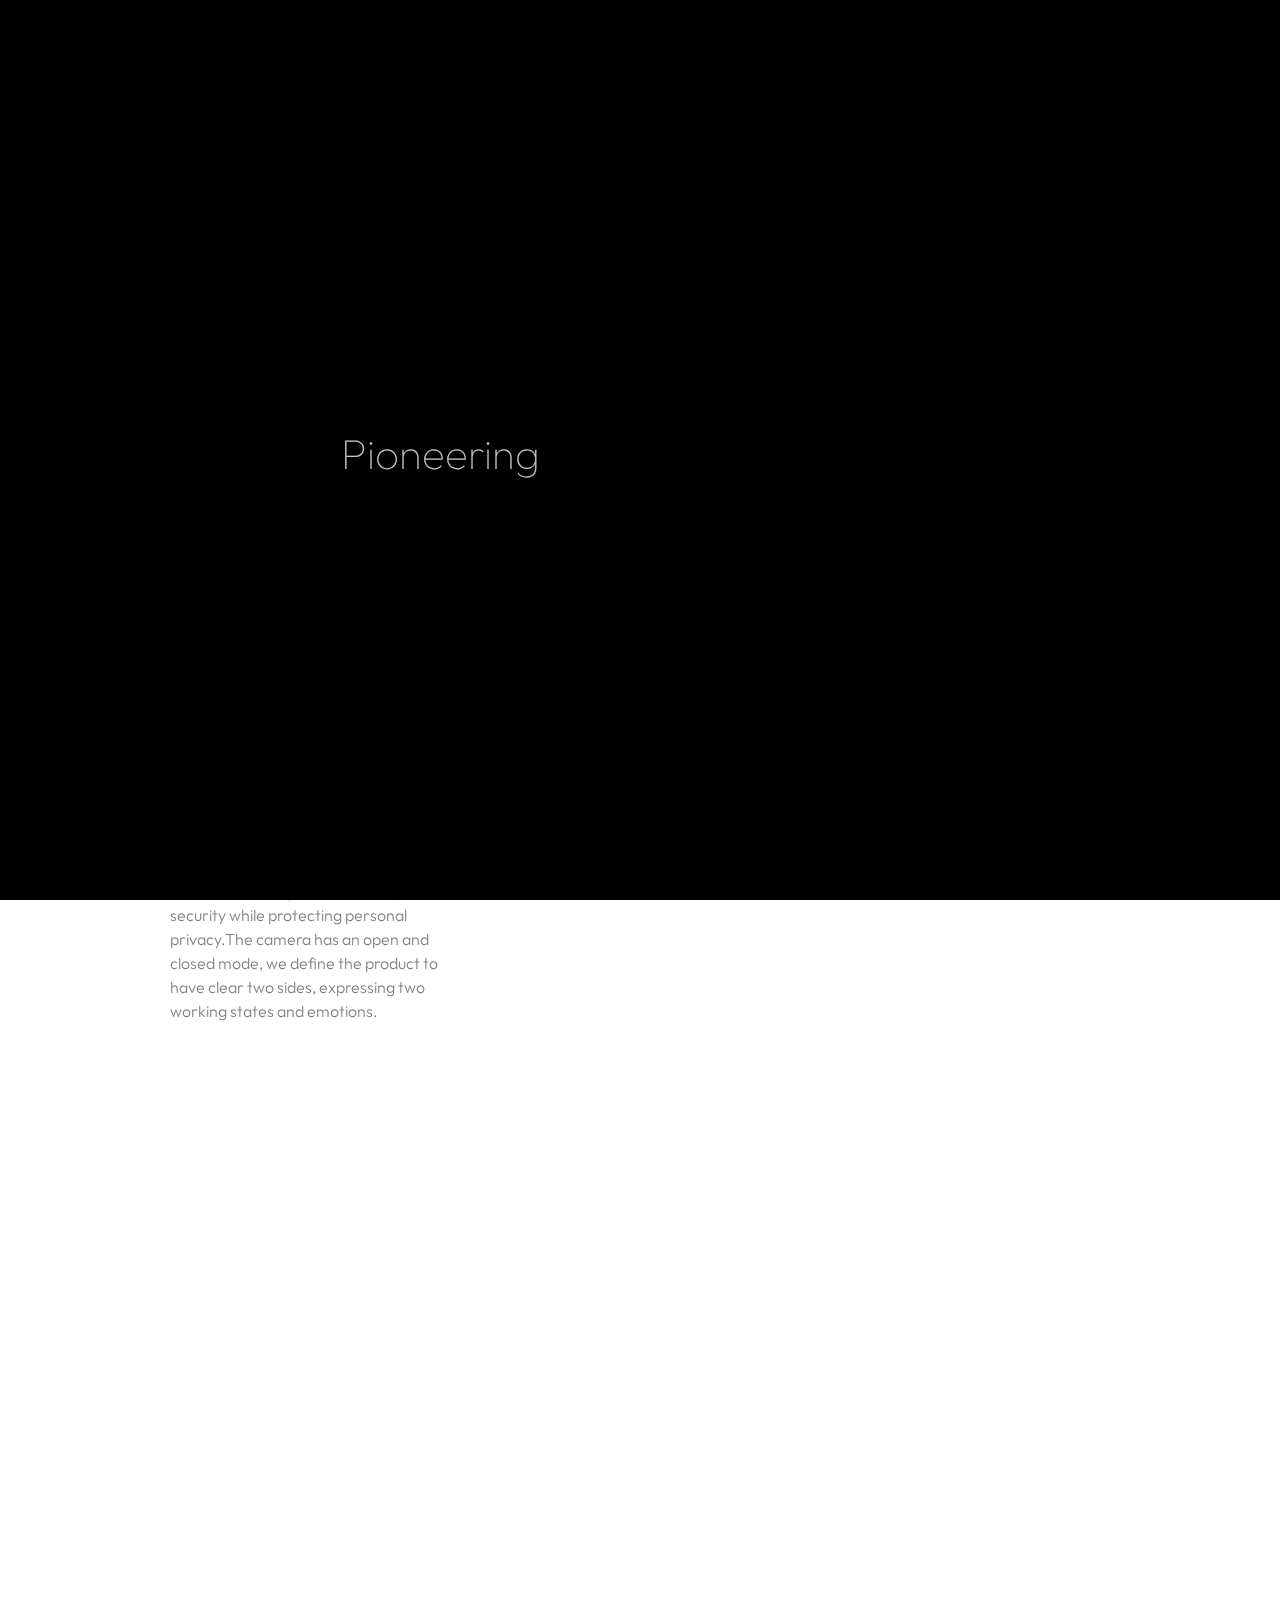
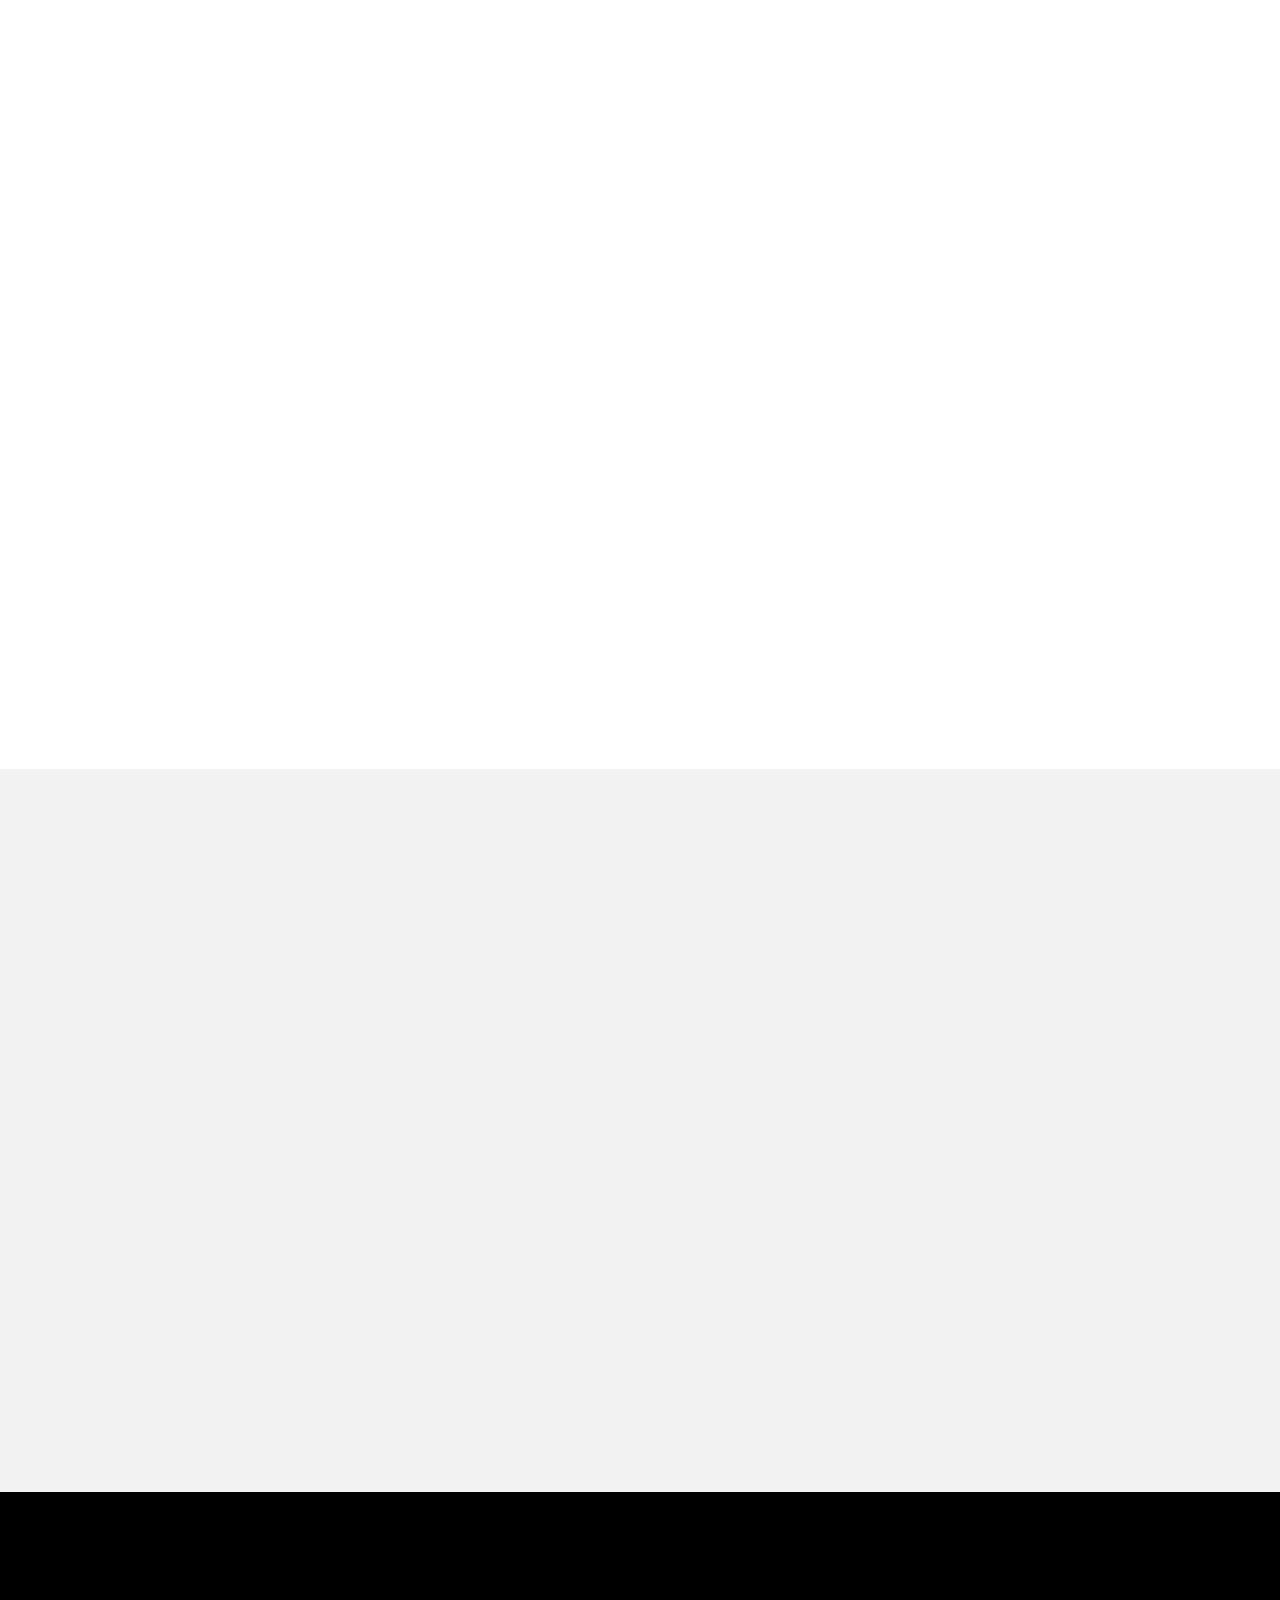
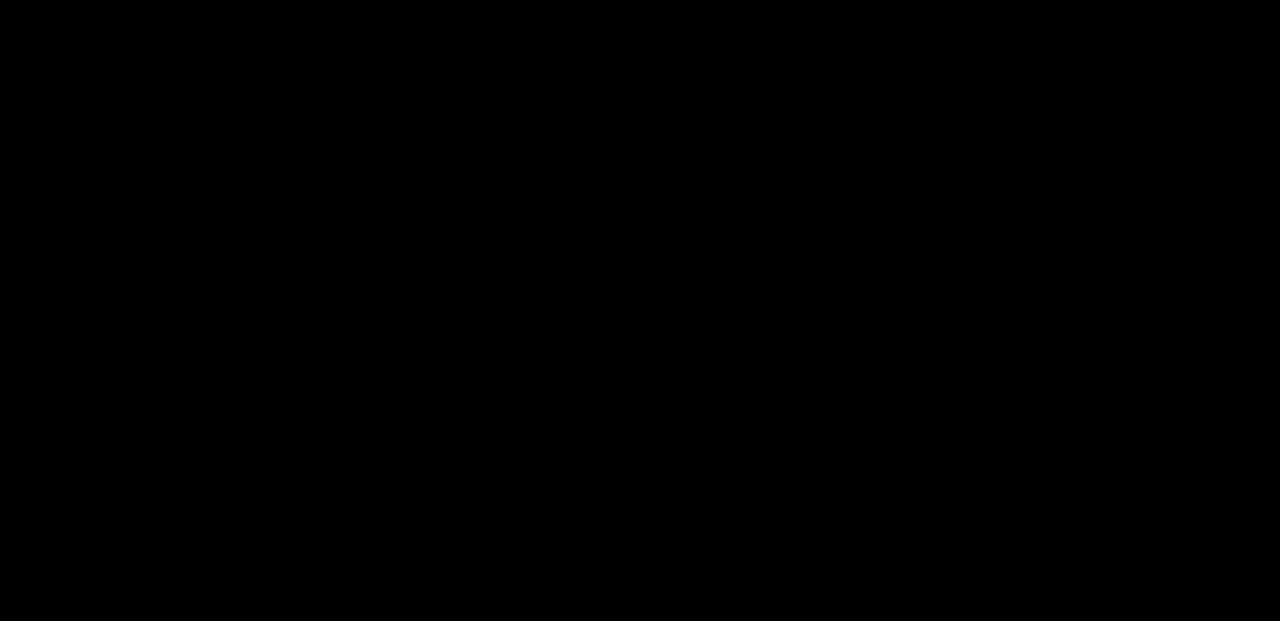
<file: project-2.html>
<!DOCTYPE html>
<html lang="zxx">

<head>

    <meta charset="UTF-8">
    <meta name="viewport" content="width=device-width, initial-scale=1.0">
    <meta http-equiv="X-UA-Compatible" content="ie=edge">

    <!-- bootstrap grid css -->
    <link rel="stylesheet" href="css/plugins/bootstrap-grid.css">
    <!-- font awesome css -->
    <link rel="stylesheet" href="css/plugins/font-awesome.min.css">
    <!-- swiper css -->
    <link rel="stylesheet" href="css/plugins/swiper.min.css">
    <!-- fancybox css -->
    <link rel="stylesheet" href="css/plugins/fancybox.min.css">
    <!-- ashley scss -->
    <link rel="stylesheet" href="css/style.css">
    <!-- page name -->
    <title>Ashley</title>

</head>

<body>

    <!-- wrapper -->
    <div class="mil-wrapper" id="top">

        <!-- cursor -->
        <div class="mil-ball">
            <span class="mil-icon-1">
                <svg viewBox="0 0 128 128">
                    <path d="M106.1,41.9c-1.2-1.2-3.1-1.2-4.2,0c-1.2,1.2-1.2,3.1,0,4.2L116.8,61H11.2l14.9-14.9c1.2-1.2,1.2-3.1,0-4.2	c-1.2-1.2-3.1-1.2-4.2,0l-20,20c-1.2,1.2-1.2,3.1,0,4.2l20,20c0.6,0.6,1.4,0.9,2.1,0.9s1.5-0.3,2.1-0.9c1.2-1.2,1.2-3.1,0-4.2	L11.2,67h105.5l-14.9,14.9c-1.2,1.2-1.2,3.1,0,4.2c0.6,0.6,1.4,0.9,2.1,0.9s1.5-0.3,2.1-0.9l20-20c1.2-1.2,1.2-3.1,0-4.2L106.1,41.9	z" />
                </svg>
            </span>
            <div class="mil-more-text">More</div>
            <div class="mil-choose-text">Сhoose</div>
        </div>
        <!-- cursor end -->

        <!-- preloader -->
        <div class="mil-preloader">
            <div class="mil-preloader-animation">
                <div class="mil-pos-abs mil-animation-1">
                    <p class="mil-h3 mil-muted mil-thin">Pioneering</p>
                    <p class="mil-h3 mil-muted">Creative</p>
                    <p class="mil-h3 mil-muted mil-thin">Excellence</p>
                </div>
                <div class="mil-pos-abs mil-animation-2">
                    <div class="mil-reveal-frame">
                        <p class="mil-reveal-box"></p>
                        <p class="mil-h3 mil-muted mil-thin">ashley.com</p>
                    </div>
                </div>
            </div>
        </div>
        <!-- preloader end -->

        <!-- scrollbar progress -->
        <div class="mil-progress-track">
            <div class="mil-progress"></div>
        </div>
        <!-- scrollbar progress end -->

        <!-- menu -->
        <div class="mil-menu-frame">
            <!-- frame clone -->
            <div class="mil-frame-top">
                <a href="home-1.html" class="mil-logo">A.</a>
                <div class="mil-menu-btn">
                    <span></span>
                </div>
            </div>
            <!-- frame clone end -->
            <div class="container">
                <div class="mil-menu-content">
                    <div class="row">
                        <div class="col-xl-5">

                            <nav class="mil-main-menu" id="swupMenu">
                                <ul>
                                    <li class="mil-has-children">
                                        <a href="#.">Homepage</a>
                                        <ul>
                                            <li><a href="home-1.html">Landing page</a></li>
                                            <li><a href="home-2.html">Personal</a></li>
                                            <li><a href="portfolio-3.html">Portfolio slider</a></li>
                                        </ul>
                                    </li>
                                    <li class="mil-has-children">
                                        <a href="#.">Portfolio</a>
                                        <ul>
                                            <li><a href="portfolio-1.html">Grid type 1</a></li>
                                            <li><a href="portfolio-2.html">Grid type 2</a></li>
                                            <li><a href="portfolio-3.html">Slider</a></li>
                                        </ul>
                                    </li>
                                    <li class="mil-has-children">
                                        <a href="#.">Services</a>
                                        <ul>
                                            <li><a href="services.html">Services List</a></li>
                                            <li><a href="service.html">Single service</a></li>
                                        </ul>
                                    </li>
                                    <li class="mil-has-children">
                                        <a href="#.">Newsletter</a>
                                        <ul>
                                            <li><a href="blog.html">Blog List</a></li>
                                            <li><a href="publication.html">Publication</a></li>
                                        </ul>
                                    </li>
                                    <li class="mil-has-children mil-active">
                                        <a href="#.">Other pages</a>
                                        <ul>
                                            <li><a href="team.html">Team</a></li>
                                            <li><a href="contact.html">Contact</a></li>
                                            <li><a href="404.html">404</a></li>
                                        </ul>
                                    </li>
                                </ul>
                            </nav>

                        </div>
                        <div class="col-xl-7">

                            <div class="mil-menu-right-frame">
                                <div class="mil-animation-in">
                                    <div class="mil-animation-frame">
                                        <div class="mil-animation mil-position-1 mil-scale" data-value-1="2" data-value-2="2"></div>
                                    </div>
                                </div>
                                <div class="mil-menu-right">
                                    <div class="row">
                                        <div class="col-lg-8 mil-mb-60">

                                            <h6 class="mil-muted mil-mb-30">Projects</h6>

                                            <ul class="mil-menu-list">
                                                <li><a href="project-1.html" class="mil-light-soft">Interior design studio</a></li>
                                                <li><a href="project-2.html" class="mil-light-soft">Home Security Camera</a></li>
                                                <li><a href="project-3.html" class="mil-light-soft">Kemia Honest Skincare</a></li>
                                                <li><a href="project-4.html" class="mil-light-soft">Cascade of Lava</a></li>
                                                <li><a href="project-5.html" class="mil-light-soft">Air Pro by Molekule</a></li>
                                                <li><a href="project-6.html" class="mil-light-soft">Tony's Chocolonely</a></li>
                                            </ul>

                                        </div>
                                        <div class="col-lg-4 mil-mb-60">

                                            <h6 class="mil-muted mil-mb-30">Useful links</h6>

                                            <ul class="mil-menu-list">
                                                <li><a href="#." class="mil-light-soft">Privacy Policy</a></li>
                                                <li><a href="#." class="mil-light-soft">Terms and conditions</a></li>
                                                <li><a href="#." class="mil-light-soft">Cookie Policy</a></li>
                                                <li><a href="#." class="mil-light-soft">Careers</a></li>
                                            </ul>

                                        </div>
                                    </div>
                                    <div class="mil-divider mil-mb-60"></div>
                                    <div class="row justify-content-between">

                                        <div class="col-lg-4 mil-mb-60">

                                            <h6 class="mil-muted mil-mb-30">Canada</h6>

                                            <p class="mil-light-soft mil-up">71 South Los Carneros Road, California <span class="mil-no-wrap">+51 174 705 812</span></p>

                                        </div>
                                        <div class="col-lg-4 mil-mb-60">

                                            <h6 class="mil-muted mil-mb-30">Germany</h6>

                                            <p class="mil-light-soft">Leehove 40, 2678 MC De Lier, Netherlands <span class="mil-no-wrap">+31 174 705 811</span></p>

                                        </div>
                                    </div>
                                </div>
                            </div>

                        </div>
                    </div>
                </div>
            </div>
        </div>
        <!-- menu -->

        <!-- curtain -->
        <div class="mil-curtain"></div>
        <!-- curtain end -->

        <!-- frame -->
        <div class="mil-frame">
            <div class="mil-frame-top">
                <a href="home-1.html" class="mil-logo">A.</a>
                <div class="mil-menu-btn">
                    <span></span>
                </div>
            </div>
            <div class="mil-frame-bottom">
                <div class="mil-current-page"></div>
                <div class="mil-back-to-top">
                    <a href="#top" class="mil-link mil-dark mil-arrow-place">
                        <span>Back to top</span>
                    </a>
                </div>
            </div>
        </div>
        <!-- frame end -->

        <!-- content -->
        <div class="mil-content">
            <div id="swupMain" class="mil-main-transition">

                <!-- banner -->
                <div class="mil-inner-banner">
                    <div class="mil-banner-content mil-up">
                        <div class="mil-animation-frame">
                            <div class="mil-animation mil-position-4 mil-dark mil-scale" data-value-1="6" data-value-2="1.4"></div>
                        </div>
                        <div class="container">
                            <ul class="mil-breadcrumbs mil-mb-60">
                                <li><a href="home-1.html">Homepage</a></li>
                                <li><a href="portfolio-1.html">Portfolio</a></li>
                                <li><a href="project-1.html">Project</a></li>
                            </ul>
                            <h1 class="mil-mb-60">Interior Design <span class="mil-thin">Studio</span></h1>
                            <a href="#project" class="mil-link mil-dark mil-arrow-place mil-down-arrow">
                                <span>Read more</span>
                            </a>
                        </div>
                    </div>
                </div>
                <!-- banner end -->

                <!-- project -->
                <section>
                    <div class="container mil-p-120-120" id="project">
                        <div class="row justify-content-between mil-mb-120">
                            <div class="col-lg-4">

                                <div class="mil-p-0-120">
                                    <ul class="mil-service-list mil-dark mil-mb-60">
                                        <li class="mil-up">Client: &nbsp;<span class="mil-dark">Envato Market</span></li>
                                        <li class="mil-up">Date: &nbsp;<span class="mil-dark">April 2023</span></li>
                                        <li class="mil-up">Author: &nbsp;<span class="mil-dark">Paul Trueman</span></li>
                                    </ul>

                                    <h5 class="mil-up mil-mb-30">Simplicity, elegance, innovation!</h5>

                                    <p class="mil-up mil-mb-30">A home surveillance camera that pays great attention to security and user privacy, featuring two modes to provide security while protecting personal privacy.The camera has an open and closed mode, we define the product to have clear two sides, expressing two working states and emotions.</p>

                                    <p class="mil-up mil-mb-60">Presents a simple and quiet state when not in use, delivering a gentle and security.At the same time, the camera can adapt to a variety of environments, providing elegant ways of wall hanging and standing installation.</p>

                                    <a data-no-swup href="https://www.behance.net/gallery/117994149/Home-Security-Camera?tracking_source=curated_galleries_product-design" target="_blank" class="mil-link mil-dark mil-up  mil-arrow-place">
                                        <span>Visit website</span>

                                    </a>
                                </div>

                            </div>
                            <div class="col-lg-7">

                                <div class="mil-image-frame mil-horizontal mil-up mil-mb-30">
                                    <img src="img/works/2/1.gif" alt="image">
                                    <a data-fancybox="gallery" data-no-swup href="img/works/2/1.gif" class="mil-zoom-btn">
                                        <img src="img/icons/zoom.svg" alt="zoom">
                                    </a>
                                </div>
                                <div class="mil-image-frame mil-horizontal mil-up mil-mb-30">
                                    <img src="img/works/2/2.jpg" alt="image">
                                    <a data-fancybox="gallery" data-no-swup href="img/works/2/2.jpg" class="mil-zoom-btn">
                                        <img src="img/icons/zoom.svg" alt="zoom">
                                    </a>
                                </div>
                                <div class="mil-image-frame mil-horizontal mil-up mil-mb-30">
                                    <img src="img/works/2/3.jpg" alt="image">
                                    <a data-fancybox="gallery" data-no-swup href="img/works/2/3.jpg" class="mil-zoom-btn">
                                        <img src="img/icons/zoom.svg" alt="zoom">
                                    </a>
                                </div>
                                <div class="mil-image-frame mil-horizontal mil-up">
                                    <img src="img/works/2/4.jpg" alt="image">
                                    <a data-fancybox="gallery" data-no-swup href="img/works/2/4.jpg" class="mil-zoom-btn">
                                        <img src="img/icons/zoom.svg" alt="zoom">
                                    </a>
                                </div>

                            </div>
                        </div>
                        <div class="mil-works-nav mil-up">
                            <a href="project-1.html" class="mil-link mil-dark mil-arrow-place mil-icon-left">
                                <span>Prev project</span>
                            </a>
                            <a href="portfolio-1.html" class="mil-link mil-dark">
                                <span>All projects</span>
                            </a>
                            <a href="project-3.html" class="mil-link mil-dark mil-arrow-place">
                                <span>Next project</span>
                            </a>
                        </div>
                    </div>
                </section>
                <!-- project end -->

                <!-- call to action -->
                <section class="mil-soft-bg">
                    <div class="container mil-p-120-120">
                        <div class="row">
                            <div class="col-lg-10">

                                <span class="mil-suptitle mil-suptitle-right mil-suptitle-dark mil-up">Looking to make your mark? We'll help you turn <br> your project into a success story.</span>

                            </div>
                        </div>
                        <div class="mil-center">
                            <h2 class="mil-up mil-mb-60">Ready to bring your <span class="mil-thin">ideas to</span> life? <br> We're <span class="mil-thin">here to help</span></h2>
                            <div class="mil-up"><a href="contact.html" class="mil-button mil-arrow-place"><span>Contact us</span></a></div>
                        </div>
                    </div>
                </section>
                <!-- call to action end -->

                <!-- footer -->
                <footer class="mil-dark-bg">
                    <div class="mi-invert-fix">
                        <div class="container mil-p-120-60">
                            <div class="row justify-content-between">
                                <div class="col-md-4 col-lg-4 mil-mb-60">

                                    <div class="mil-muted mil-logo mil-up mil-mb-30">Ashley.</div>

                                    <p class="mil-light-soft mil-up mil-mb-30">Subscribe our newsletter:</p>

                                    <form class="mil-subscribe-form mil-up">
                                        <input type="text" placeholder="Enter our email">
                                        <button type="submit" class="mil-button mil-icon-button-sm mil-arrow-place"></button>
                                    </form>

                                </div>
                                <div class="col-md-7 col-lg-6">
                                    <div class="row justify-content-end">
                                        <div class="col-md-6 col-lg-7">

                                            <nav class="mil-footer-menu mil-mb-60">
                                                <ul>
                                                    <li class="mil-up mil-active">
                                                        <a href="home-1.html">Home</a>
                                                    </li>
                                                    <li class="mil-up">
                                                        <a href="portfolio-1.html">Portfolio</a>
                                                    </li>
                                                    <li class="mil-up">
                                                        <a href="services.html">Services</a>
                                                    </li>
                                                    <li class="mil-up">
                                                        <a href="contact.html">Contact</a>
                                                    </li>
                                                    <li class="mil-up">
                                                        <a href="blog.html">Blog</a>
                                                    </li>
                                                </ul>
                                            </nav>

                                        </div>
                                        <div class="col-md-6 col-lg-5">

                                            <ul class="mil-menu-list mil-up mil-mb-60">
                                                <li><a href="#." class="mil-light-soft">Privacy Policy</a></li>
                                                <li><a href="#." class="mil-light-soft">Terms and conditions</a></li>
                                                <li><a href="#." class="mil-light-soft">Cookie Policy</a></li>
                                                <li><a href="#." class="mil-light-soft">Careers</a></li>
                                            </ul>

                                        </div>
                                    </div>
                                </div>
                            </div>

                            <div class="row justify-content-between flex-sm-row-reverse">
                                <div class="col-md-7 col-lg-6">

                                    <div class="row justify-content-between">

                                        <div class="col-md-6 col-lg-5 mil-mb-60">

                                            <h6 class="mil-muted mil-up mil-mb-30">Canada</h6>

                                            <p class="mil-light-soft mil-up">71 South Los Carneros Road, California <span class="mil-no-wrap">+51 174 705 812</span></p>

                                        </div>
                                        <div class="col-md-6 col-lg-5 mil-mb-60">

                                            <h6 class="mil-muted mil-up mil-mb-30">Germany</h6>

                                            <p class="mil-light-soft mil-up">Leehove 40, 2678 MC De Lier, Netherlands <span class="mil-no-wrap">+31 174 705 811</span></p>

                                        </div>
                                    </div>

                                </div>
                                <div class="col-md-4 col-lg-6 mil-mb-60">

                                    <div class="mil-vert-between">
                                        <div class="mil-mb-30">
                                            <ul class="mil-social-icons mil-up">
                                                <li><a href="#." target="_blank" class="social-icon"> <i class="far fa-circle"></i></a></li>
                                                <li><a href="#." target="_blank" class="social-icon"> <i class="far fa-circle"></i></a></li>
                                                <li><a href="#." target="_blank" class="social-icon"> <i class="far fa-circle"></i></a></li>
                                                <li><a href="#." target="_blank" class="social-icon"> <i class="far fa-circle"></i></a></li>
                                            </ul>
                                        </div>
                                        <p class="mil-light-soft mil-up">© Copyright 2023 - Mil. All Rights Reserved.</p>
                                    </div>

                                </div>
                            </div>
                        </div>
                    </div>
                </footer>
                <!-- footer end -->

                <!-- hidden elements -->
                <div class="mil-hidden-elements">
                    <div class="mil-dodecahedron">
                        <div class="mil-pentagon">
                            <div></div>
                            <div></div>
                            <div></div>
                            <div></div>
                            <div></div>
                        </div>
                        <div class="mil-pentagon">
                            <div></div>
                            <div></div>
                            <div></div>
                            <div></div>
                            <div></div>
                        </div>
                        <div class="mil-pentagon">
                            <div></div>
                            <div></div>
                            <div></div>
                            <div></div>
                            <div></div>
                        </div>
                        <div class="mil-pentagon">
                            <div></div>
                            <div></div>
                            <div></div>
                            <div></div>
                            <div></div>
                        </div>
                        <div class="mil-pentagon">
                            <div></div>
                            <div></div>
                            <div></div>
                            <div></div>
                            <div></div>
                        </div>
                        <div class="mil-pentagon">
                            <div></div>
                            <div></div>
                            <div></div>
                            <div></div>
                            <div></div>
                        </div>
                        <div class="mil-pentagon">
                            <div></div>
                            <div></div>
                            <div></div>
                            <div></div>
                            <div></div>
                        </div>
                        <div class="mil-pentagon">
                            <div></div>
                            <div></div>
                            <div></div>
                            <div></div>
                            <div></div>
                        </div>
                        <div class="mil-pentagon">
                            <div></div>
                            <div></div>
                            <div></div>
                            <div></div>
                            <div></div>
                        </div>
                        <div class="mil-pentagon">
                            <div></div>
                            <div></div>
                            <div></div>
                            <div></div>
                            <div></div>
                        </div>
                        <div class="mil-pentagon">
                            <div></div>
                            <div></div>
                            <div></div>
                            <div></div>
                            <div></div>
                        </div>
                        <div class="mil-pentagon">
                            <div></div>
                            <div></div>
                            <div></div>
                            <div></div>
                            <div></div>
                        </div>
                    </div>

                    <svg xmlns="http://www.w3.org/2000/svg" viewBox="0 0 24 24" class="mil-arrow">
                        <path d="M 14 5.3417969 C 13.744125 5.3417969 13.487969 5.4412187 13.292969 5.6367188 L 13.207031 5.7226562 C 12.816031 6.1136563 12.816031 6.7467188 13.207031 7.1367188 L 17.070312 11 L 4 11 C 3.448 11 3 11.448 3 12 C 3 12.552 3.448 13 4 13 L 17.070312 13 L 13.207031 16.863281 C 12.816031 17.254281 12.816031 17.887344 13.207031 18.277344 L 13.292969 18.363281 C 13.683969 18.754281 14.317031 18.754281 14.707031 18.363281 L 20.363281 12.707031 C 20.754281 12.316031 20.754281 11.682969 20.363281 11.292969 L 14.707031 5.6367188 C 14.511531 5.4412187 14.255875 5.3417969 14 5.3417969 z" />
                    </svg>

                    <svg width="250" viewBox="0 0 300 1404" fill="none" xmlns="http://www.w3.org/2000/svg" class="mil-lines">
                        <path fill-rule="evenodd" clip-rule="evenodd" d="M1 892L1 941H299V892C299 809.71 232.29 743 150 743C67.7096 743 1 809.71 1 892ZM0 942H300V892C300 809.157 232.843 742 150 742C67.1573 742 0 809.157 0 892L0 942Z" class="mil-move" />
                        <path fill-rule="evenodd" clip-rule="evenodd" d="M299 146V97L1 97V146C1 228.29 67.7096 295 150 295C232.29 295 299 228.29 299 146ZM300 96L0 96V146C0 228.843 67.1573 296 150 296C232.843 296 300 228.843 300 146V96Z" class="mil-move" />
                        <path fill-rule="evenodd" clip-rule="evenodd" d="M299 1H1V1403H299V1ZM0 0V1404H300V0H0Z" />
                        <path fill-rule="evenodd" clip-rule="evenodd" d="M150 -4.37115e-08L150 1404L149 1404L149 0L150 -4.37115e-08Z" />
                        <path fill-rule="evenodd" clip-rule="evenodd" d="M150 1324C232.29 1324 299 1257.29 299 1175C299 1092.71 232.29 1026 150 1026C67.7096 1026 1 1092.71 1 1175C1 1257.29 67.7096 1324 150 1324ZM150 1325C232.843 1325 300 1257.84 300 1175C300 1092.16 232.843 1025 150 1025C67.1573 1025 0 1092.16 0 1175C0 1257.84 67.1573 1325 150 1325Z" class="mil-move" />
                        <path fill-rule="evenodd" clip-rule="evenodd" d="M300 1175H0V1174H300V1175Z" class="mil-move" />
                        <path fill-rule="evenodd" clip-rule="evenodd" d="M150 678C232.29 678 299 611.29 299 529C299 446.71 232.29 380 150 380C67.7096 380 1 446.71 1 529C1 611.29 67.7096 678 150 678ZM150 679C232.843 679 300 611.843 300 529C300 446.157 232.843 379 150 379C67.1573 379 0 446.157 0 529C0 611.843 67.1573 679 150 679Z" class="mil-move" />
                        <path fill-rule="evenodd" clip-rule="evenodd" d="M299 380H1V678H299V380ZM0 379V679H300V379H0Z" class="mil-move" />
                    </svg>
                </div>
                <!-- hidden elements end -->

            </div>
        </div>
        <!-- content -->
    </div>
    <!-- wrapper end -->

    <!-- jQuery js -->
    <script src="js/plugins/jquery.min.js"></script>
    <!-- swup js -->
    <script src="js/plugins/swup.min.js"></script>
    <!-- swiper js -->
    <script src="js/plugins/swiper.min.js"></script>
    <!-- fancybox js -->
    <script src="js/plugins/fancybox.min.js"></script>
    <!-- gsap js -->
    <script src="js/plugins/gsap.min.js"></script>
    <!-- scroll smoother -->
    <script src="js/plugins/smooth-scroll.js"></script>
    <!-- scroll trigger js -->
    <script src="js/plugins/ScrollTrigger.min.js"></script>
    <!-- scroll to js -->
    <script src="js/plugins/ScrollTo.min.js"></script>
    <!-- ashley js -->
    <script src="js/main.js"></script>

</body>

</html>
</file>
<file: css/style.css>
/* -------------------------------------------

Name: 		Ruizarch
Version:    1.0
Developer:	Nazar Miller (millerDigitalDesign)
Portfolio:  https://themeforest.net/user/millerdigitaldesign/portfolio?ref=MillerDigitalDesign

p.s. I am available for Freelance hire (UI design, web development). email: miller.themes@gmail.com

------------------------------------------- */
/*--------------------------------------------

1. common
    - main
    - typography
    - link
    - button
    - form
    - breadcrumbs
    - backgrounds
    - spaces
2. components
    - preloader
    - cursor
    - hidden elements
    - scrollbar
    - frame
    - menu button
    - menu 
    - banner
    - circle text
    - lines
    - dodecahedron
    - about
    - partners
    - services
    - team
    - social icons
    - revievs
    - blog
    - footer
    - portfolio
    - map
    - accordion
    - price
    - 404
    - images
    - page transitions


--------------------------------------------*/
@import url("https://fonts.googleapis.com/css2?family=Outfit:wght@100;200;300;400;500;600;700;800;900&display=swap");
@import url(https://cdnjs.cloudflare.com/ajax/libs/font-awesome/5.15.0/css/all.min.css);
/* -------------------------------------------

main

------------------------------------------- */
*,
*:before,
*:after {
  -webkit-box-sizing: border-box;
          box-sizing: border-box;
  padding: 0;
  margin: 0;
}

html,
body {
  padding: 0;
  margin: 0;
  font-family: "Outfit", sans-serif;
  font-size: 16px;
  font-weight: 300;
  color: rgba(0, 0, 0, 0.5);
  line-height: 150%;
  -ms-scroll-chaining: none;
      overscroll-behavior: none;
}
@media screen and (max-width: 768px) {
  html,
body {
    font-size: 15px;
  }
}

*::-moz-selection {
  color: inherit;
  background-color: transparent;
}

*::selection {
  color: inherit;
  background-color: transparent;
}

.mil-wrapper {
  position: relative;
  overflow: hidden;
  max-width: 100%;
}

.container {
  pointer-events: all;
}

.mil-relative {
  position: relative;
}

.mil-o-hidden {
  overflow: hidden;
}

.mil-flex {
  display: -webkit-box;
  display: -ms-flexbox;
  display: flex;
}

.mil-vert-between {
  display: -webkit-box;
  display: -ms-flexbox;
  display: flex;
  -webkit-box-orient: vertical;
  -webkit-box-direction: normal;
      -ms-flex-direction: column;
          flex-direction: column;
  -webkit-box-pack: justify;
      -ms-flex-pack: justify;
          justify-content: space-between;
  height: 100%;
}

@media screen and (max-width: 992px) {
  .mil-mobile-hidden {
    display: none;
  }
}

section {
  position: relative;
  overflow: hidden;
}

/* -------------------------------------------

typography

------------------------------------------- */
h1,
.mil-h1,
h2,
.mil-h12,
h3,
.mil-h3,
h4,
.mil-h4,
h5,
.mil-h5,
h6,
.mil-h6 {
  font-family: "Outfit", sans-serif;
  color: rgb(0, 0, 0);
  font-weight: 500;
  line-height: 120%;
}
@media screen and (max-width: 768px) {
  h1 br,
.mil-h1 br,
h2 br,
.mil-h12 br,
h3 br,
.mil-h3 br,
h4 br,
.mil-h4 br,
h5 br,
.mil-h5 br,
h6 br,
.mil-h6 br {
    display: none;
  }
}

h1,
.mil-h1 {
  font-size: 86px;
}
@media screen and (max-width: 1400px) {
  h1,
.mil-h1 {
    font-size: 74px;
  }
}
@media screen and (max-width: 1200px) {
  h1,
.mil-h1 {
    font-size: 72px;
  }
}
@media screen and (max-width: 992px) {
  h1,
.mil-h1 {
    font-size: 58px;
  }
}
@media screen and (max-width: 768px) {
  h1,
.mil-h1 {
    font-size: 34px;
  }
}

h2,
.mil-h2 {
  font-size: 68px;
  line-height: 120%;
}
@media screen and (max-width: 1200px) {
  h2,
.mil-h2 {
    font-size: 56px;
  }
}
@media screen and (max-width: 992px) {
  h2,
.mil-h2 {
    font-size: 44px;
  }
}
@media screen and (max-width: 768px) {
  h2,
.mil-h2 {
    font-size: 36px;
  }
}

h3,
.mil-h3 {
  font-size: 42px;
}
@media screen and (max-width: 1200px) {
  h3,
.mil-h3 {
    font-size: 39px;
  }
}
@media screen and (max-width: 992px) {
  h3,
.mil-h3 {
    font-size: 36px;
  }
}
@media screen and (max-width: 768px) {
  h3,
.mil-h3 {
    font-size: 30px;
  }
}

h4,
.mil-h4 {
  font-size: 28px;
}
@media screen and (max-width: 1200px) {
  h4,
.mil-h4 {
    font-size: 26px;
  }
}
@media screen and (max-width: 992px) {
  h4,
.mil-h4 {
    font-size: 24px;
  }
}
@media screen and (max-width: 768px) {
  h4,
.mil-h4 {
    font-size: 22px;
  }
}

h5,
.mil-h5 {
  font-size: 20px;
  line-height: 150%;
}
@media screen and (max-width: 768px) {
  h5,
.mil-h5 {
    font-size: 18px;
  }
}

h6,
.mil-h6 {
  font-size: 18px;
  line-height: 150%;
}
@media screen and (max-width: 1200px) {
  h6,
.mil-h6 {
    font-size: 17px;
  }
}
@media screen and (max-width: 992px) {
  h6,
.mil-h6 {
    font-size: 16px;
  }
}
@media screen and (max-width: 768px) {
  h6,
.mil-h6 {
    font-size: 21px;
  }
}

.mil-no-wrap {
  white-space: nowrap;
}

blockquote {
  padding: 60px;
  background-color: rgba(0, 0, 0, 0.05);
  font-size: 18px;
  color: rgb(0, 0, 0);
  font-style: italic;
  border-left: solid 4px rgb(232, 69, 36);
}
@media screen and (max-width: 768px) {
  blockquote {
    padding: 30px;
    font-size: 16px;
  }
}

.mil-text-sm {
  font-size: 15px;
}

.mil-text-lg {
  font-size: 18px;
  line-height: 170%;
}

.mil-text-xl {
  font-size: 22px;
  line-height: 180%;
}
@media screen and (max-width: 768px) {
  .mil-text-xl {
    font-size: 20px;
  }
}

.mil-upper {
  text-transform: uppercase;
  font-size: 12px;
  font-weight: 500;
  letter-spacing: 2px;
}

.mil-bold {
  font-weight: 500;
}

.mil-thin {
  font-weight: 100;
}

a {
  color: inherit;
  text-decoration: none;
}

.mil-complex-title {
  line-height: normal;
}

.mil-accent {
  color: rgb(232, 69, 36);
}

.mil-light {
  color: rgb(255, 255, 255) !important;
}
.mil-light a {
  color: rgb(255, 255, 255) !important;
}

.mil-muted {
  color: rgba(255, 255, 255, 0.9);
}

.mil-dark {
  color: rgb(0, 0, 0);
}

.mil-light-soft {
  color: rgba(255, 255, 255, 0.4);
}

.mil-dark-soft {
  color: rgba(0, 0, 0, 0.5);
}

.mil-marker {
  background-color: rgb(232, 69, 36);
  padding: 0 5px;
}

.mil-center {
  text-align: center;
}

.mil-left {
  text-align: left;
}

.mil-right {
  text-align: right;
}

@media screen and (max-width: 576px) {
  .mil-sm-center {
    text-align: center;
  }
}

.mil-suptitle {
  position: relative;
  display: block;
  margin-bottom: 60px;
}
.mil-suptitle:before {
  content: "";
  position: absolute;
  right: calc(100% + 30px);
  top: 10px;
  width: 600px;
  height: 1px;
  background-color: rgb(255, 255, 255);
  opacity: 0.2;
}
.mil-suptitle.mil-suptitle-right {
  text-align: right;
}
.mil-suptitle.mil-suptitle-right:before {
  left: calc(100% + 30px);
}
@media screen and (max-width: 768px) {
  .mil-suptitle.mil-suptitle-right {
    text-align: center;
  }
  .mil-suptitle.mil-suptitle-right:before {
    display: none;
  }
}
.mil-suptitle.mil-suptitle-dark:before {
  background-color: rgb(0, 0, 0);
  opacity: 0.1;
}
@media screen and (max-width: 768px) {
  .mil-suptitle {
    margin-bottom: 60px;
  }
}

.mil-divider {
  width: 100%;
  height: 1px;
  background-color: rgba(255, 255, 255, 0.1);
}

.mil-img-frame {
  position: relative;
  overflow: hidden;
  width: 100%;
  padding-bottom: 140%;
}
.mil-img-frame img {
  position: absolute;
  top: 0;
  left: 0;
  width: 100%;
  height: 100%;
  -o-object-fit: cover;
     object-fit: cover;
  -o-object-position: center;
     object-position: center;
}

/* -------------------------------------------

link

------------------------------------------- */
.mil-link {
  cursor: pointer;
  display: -webkit-inline-box;
  display: -ms-inline-flexbox;
  display: inline-flex;
  -webkit-box-align: center;
      -ms-flex-align: center;
          align-items: center;
  font-weight: 500;
  text-transform: uppercase;
  letter-spacing: 2px;
  font-size: 12px;
}
.mil-link svg {
  margin-left: 15px;
  border-radius: 50%;
  width: 40px;
  height: 40px;
  padding: 10px;
  background-color: rgba(255, 255, 255, 0.1);
  -webkit-transition: 0.4s cubic-bezier(0, 0, 0.3642, 1);
  transition: 0.4s cubic-bezier(0, 0, 0.3642, 1);
}
.mil-link svg path {
  fill: rgb(255, 255, 255);
}
.mil-link.mil-accent svg {
  background-color: rgba(255, 255, 255, 0.1);
  -webkit-transition: 0.4s cubic-bezier(0, 0, 0.3642, 1);
  transition: 0.4s cubic-bezier(0, 0, 0.3642, 1);
}
.mil-link.mil-accent svg path {
  fill: rgb(232, 69, 36);
}
.mil-link.mil-dark svg {
  background-color: rgba(0, 0, 0, 0.1);
  -webkit-transition: 0.4s cubic-bezier(0, 0, 0.3642, 1);
  transition: 0.4s cubic-bezier(0, 0, 0.3642, 1);
}
.mil-link.mil-dark svg path {
  fill: rgb(0, 0, 0);
}
.mil-link:hover svg {
  -webkit-transform: scale(1.15);
          transform: scale(1.15);
}
.mil-link.mil-down-arrow svg {
  -webkit-transform: rotate(90deg);
          transform: rotate(90deg);
}
.mil-link.mil-down-arrow:hover svg {
  -webkit-transform: scale(1.15) rotate(90deg);
          transform: scale(1.15) rotate(90deg);
}
.mil-link.mil-icon-left {
  display: -webkit-box;
  display: -ms-flexbox;
  display: flex;
  -webkit-box-orient: horizontal;
  -webkit-box-direction: reverse;
      -ms-flex-direction: row-reverse;
          flex-direction: row-reverse;
}
.mil-link.mil-icon-left svg {
  margin-left: 0;
  margin-right: 15px;
  -webkit-transform: rotate(180deg);
          transform: rotate(180deg);
}
.mil-link.mil-icon-left:hover svg {
  -webkit-transform: scale(1.15) rotate(180deg);
          transform: scale(1.15) rotate(180deg);
}

/* -------------------------------------------

button

------------------------------------------- */
.mil-button {
  cursor: pointer;
  display: -webkit-inline-box;
  display: -ms-inline-flexbox;
  display: inline-flex;
  -webkit-box-align: center;
      -ms-flex-align: center;
          align-items: center;
  -webkit-box-pack: center;
      -ms-flex-pack: center;
          justify-content: center;
  border: none;
  letter-spacing: 2px;
  font-size: 12px;
  background-color: rgb(232, 69, 36);
  color: rgb(0, 0, 0);
  border-radius: 70px;
  padding: 0 15px 0 50px;
  height: 70px;
  text-transform: uppercase;
  font-weight: 500;
  -webkit-transition: 0.4s cubic-bezier(0, 0, 0.3642, 1);
  transition: 0.4s cubic-bezier(0, 0, 0.3642, 1);
}
.mil-button span {
  white-space: nowrap;
}
.mil-button svg {
  margin-left: 30px;
  border-radius: 50%;
  width: 40px;
  height: 40px;
  padding: 10px;
  background-color: rgb(0, 0, 0);
  -webkit-transition: 0.4s cubic-bezier(0, 0, 0.3642, 1);
  transition: 0.4s cubic-bezier(0, 0, 0.3642, 1);
}
.mil-button svg path {
  fill: rgb(232, 69, 36);
}
.mil-button.mil-icon-button {
  padding: 15px;
}
.mil-button.mil-icon-button svg {
  margin-left: 0;
}
.mil-button.mil-icon-button-sm {
  padding: 0;
  height: 40px;
}
.mil-button.mil-icon-button-sm svg {
  margin-left: 0;
  background-color: rgb(232, 69, 36);
}
.mil-button.mil-icon-button-sm svg path {
  fill: rgb(0, 0, 0);
}
.mil-button:hover {
  -webkit-transform: scale(1.015);
          transform: scale(1.015);
  -webkit-filter: brightness(110%);
          filter: brightness(110%);
}
.mil-button:hover svg {
  -webkit-transform: scale(1.15);
          transform: scale(1.15);
}
.mil-button.mil-arrow-down svg {
  -webkit-transform: rotate(90deg);
          transform: rotate(90deg);
}
.mil-button.mil-arrow-down:hover {
  -webkit-transform: scale(1.015);
          transform: scale(1.015);
  -webkit-filter: brightness(110%);
          filter: brightness(110%);
}
.mil-button.mil-arrow-down:hover svg {
  -webkit-transform: scale(1.15) rotate(90deg);
          transform: scale(1.15) rotate(90deg);
}
@media screen and (max-width: 992px) {
  .mil-button {
    height: 60px;
    padding: 0 10px 0 40px;
  }
  .mil-button svg {
    margin-left: 25px;
  }
}

/* -------------------------------------------

form

------------------------------------------- */
input,
textarea {
  position: relative;
  height: 70px;
  padding: 0 30px;
  width: 100%;
  font-size: 12px;
  text-transform: uppercase;
  letter-spacing: 2px;
  font-weight: 500;
  font-family: "Outfit", sans-serif;
  color: rgb(0, 0, 0);
  border: none;
  border-bottom: solid 1px rgba(0, 0, 0, 0.2);
  margin-bottom: 30px;
}
input:focus,
textarea:focus {
  outline: inherit;
}
input::-webkit-input-placeholder, textarea::-webkit-input-placeholder {
  font-size: 12px;
  text-transform: uppercase;
  letter-spacing: 2px;
  font-weight: 500;
  color: rgba(0, 0, 0, 0.5);
}
input::-moz-placeholder, textarea::-moz-placeholder {
  font-size: 12px;
  text-transform: uppercase;
  letter-spacing: 2px;
  font-weight: 500;
  color: rgba(0, 0, 0, 0.5);
}
input:-ms-input-placeholder, textarea:-ms-input-placeholder {
  font-size: 12px;
  text-transform: uppercase;
  letter-spacing: 2px;
  font-weight: 500;
  color: rgba(0, 0, 0, 0.5);
}
input::-ms-input-placeholder, textarea::-ms-input-placeholder {
  font-size: 12px;
  text-transform: uppercase;
  letter-spacing: 2px;
  font-weight: 500;
  color: rgba(0, 0, 0, 0.5);
}
input::placeholder,
textarea::placeholder {
  font-size: 12px;
  text-transform: uppercase;
  letter-spacing: 2px;
  font-weight: 500;
  color: rgba(0, 0, 0, 0.5);
}

textarea {
  padding: 15px 30px;
  height: 300px;
}

/* -------------------------------------------

breadcrumbs

------------------------------------------- */
.mil-breadcrumbs {
  display: -webkit-inline-box;
  display: -ms-inline-flexbox;
  display: inline-flex;
  -webkit-box-align: center;
      -ms-flex-align: center;
          align-items: center;
  position: relative;
}
.mil-breadcrumbs:before {
  content: "";
  position: absolute;
  right: calc(100% + 30px);
  top: 10px;
  width: 100vw;
  height: 1px;
  background-color: rgba(0, 0, 0, 0.1);
}
.mil-breadcrumbs li {
  list-style-type: none;
}
.mil-breadcrumbs li:after {
  content: "/";
  margin: 0 15px;
  color: rgb(0, 0, 0);
}
.mil-breadcrumbs li a {
  color: rgb(0, 0, 0);
  text-transform: uppercase;
  letter-spacing: 2px;
  font-weight: 500;
  font-size: 12px;
  white-space: nowrap;
  -webkit-transition: 0.2s cubic-bezier(0, 0, 0.3642, 1);
  transition: 0.2s cubic-bezier(0, 0, 0.3642, 1);
}
.mil-breadcrumbs li a:hover {
  color: rgb(232, 69, 36);
}
.mil-breadcrumbs li:last-child {
  margin-right: 0;
  cursor: not-allowed;
}
.mil-breadcrumbs li:last-child a {
  opacity: 0.4;
  pointer-events: none;
}
.mil-breadcrumbs li:last-child:after {
  display: none;
}
.mil-breadcrumbs.mil-light:before {
  background-color: rgba(255, 255, 255, 0.1);
}
.mil-breadcrumbs.mil-light li:after {
  color: rgba(255, 255, 255, 0.9);
}
.mil-breadcrumbs.mil-light li a:hover {
  color: rgb(232, 69, 36) !important;
}
.mil-breadcrumbs.mil-center {
  -webkit-box-pack: center;
      -ms-flex-pack: center;
          justify-content: center;
}

/* -------------------------------------------

backgrounds

------------------------------------------- */
.mil-dark-bg {
  position: relative;
}
.mil-dark-bg:before {
  content: "";
  width: 100%;
  height: 100%;
  position: absolute;
  pointer-events: none;
  z-index: 2;
  -webkit-backdrop-filter: invert(100%);
          backdrop-filter: invert(100%);
}
.mil-dark-bg .mi-invert-fix {
  height: 100%;
  position: relative;
  pointer-events: none;
  z-index: 3;
}
.mil-dark-bg .mi-invert-fix .container {
  pointer-events: all;
}

.mil-soft-bg {
  background-color: rgb(242, 242, 242);
}

/* -------------------------------------------

spaces

------------------------------------------- */
.mil-mr-30 {
  margin-right: 30px;
}

.mil-mb-5 {
  margin-bottom: 5px;
}

.mil-mb-10 {
  margin-bottom: 10px;
}

.mil-mb-15 {
  margin-bottom: 15px;
}

.mil-mb-20 {
  margin-bottom: 15px;
}

.mil-mb-30 {
  margin-bottom: 30px;
}

.mil-mb-60 {
  margin-bottom: 60px;
}

.mil-mb-90 {
  margin-bottom: 90px;
}

.mil-mb-120 {
  margin-bottom: 120px;
}
@media screen and (max-width: 992px) {
  .mil-mb-120 {
    margin-bottom: 90px;
  }
}

.mil-mt-suptitle-offset {
  margin-top: 70px;
}
@media screen and (max-width: 992px) {
  .mil-mt-suptitle-offset {
    margin-top: 30px;
  }
}

.mil-p-120-120 {
  padding-top: 120px;
  padding-bottom: 120px;
}
@media screen and (max-width: 992px) {
  .mil-p-120-120 {
    padding-top: 90px;
    padding-bottom: 90px;
  }
}

.mil-p-120-90 {
  padding-top: 120px;
  padding-bottom: 90px;
}
@media screen and (max-width: 992px) {
  .mil-p-120-90 {
    padding-top: 90px;
    padding-bottom: 60px;
  }
}

.mil-p-0-120 {
  padding-bottom: 120px;
}
@media screen and (max-width: 992px) {
  .mil-p-0-120 {
    padding-bottom: 90px;
  }
}

.mil-p-120-0 {
  padding-top: 120px;
}
@media screen and (max-width: 992px) {
  .mil-p-120-0 {
    padding-top: 90px;
  }
}

.mil-p-120-60 {
  padding-top: 120px;
  padding-bottom: 60px;
}
@media screen and (max-width: 992px) {
  .mil-p-120-60 {
    padding-top: 90px;
    padding-bottom: 30px;
  }
}

.mil-p-90-90 {
  padding-top: 90px;
  padding-bottom: 90px;
}
@media screen and (max-width: 992px) {
  .mil-p-90-90 {
    padding-top: 60px;
    padding-bottom: 60px;
  }
}

.mil-p-90-120 {
  padding-top: 90px;
  padding-bottom: 120px;
}
@media screen and (max-width: 992px) {
  .mil-p-90-120 {
    padding-top: 60px;
    padding-bottom: 90px;
  }
}

.mil-p-0-90 {
  padding-bottom: 90px;
}
@media screen and (max-width: 992px) {
  .mil-p-0-90 {
    padding-bottom: 60px;
  }
}

.mil-p-0-30 {
  padding-bottom: 30px;
}
@media screen and (max-width: 992px) {
  .mil-p-0-30 {
    padding-bottom: 0;
  }
}

.mil-p-120-30 {
  padding-top: 120px;
  padding-bottom: 30px;
}
@media screen and (max-width: 992px) {
  .mil-p-120-30 {
    padding-top: 90px;
    padding-bottom: 0;
  }
}

.mil-adaptive-right {
  width: 100%;
  display: -webkit-box;
  display: -ms-flexbox;
  display: flex;
  -webkit-box-pack: end;
      -ms-flex-pack: end;
          justify-content: flex-end;
}
@media screen and (max-width: 992px) {
  .mil-adaptive-right {
    -webkit-box-pack: start;
        -ms-flex-pack: start;
            justify-content: flex-start;
  }
}

.mil-btn-space {
  margin-right: 30px;
}
@media screen and (max-width: 500px) {
  .mil-btn-space {
    margin-right: 50px;
    margin-bottom: 30px;
  }
}

/* -------------------------------------------

preloader

------------------------------------------- */
.mil-preloader {
  position: fixed;
  z-index: 9;
  top: 0;
  left: 0;
  width: 100%;
  height: 100vh;
  background-color: rgb(0, 0, 0);
}
.mil-preloader .mil-preloader-animation {
  opacity: 0;
  position: relative;
  height: 100vh;
  color: rgb(255, 255, 255);
}
.mil-preloader .mil-preloader-animation .mil-pos-abs {
  position: absolute;
  height: 100vh;
  width: 100%;
  display: -webkit-box;
  display: -ms-flexbox;
  display: flex;
  -webkit-box-pack: center;
      -ms-flex-pack: center;
          justify-content: center;
  -webkit-box-align: center;
      -ms-flex-align: center;
          align-items: center;
}
.mil-preloader .mil-preloader-animation .mil-pos-abs p {
  opacity: 0;
  margin-right: 15px;
}
@media screen and (max-width: 992px) {
  .mil-preloader .mil-preloader-animation .mil-pos-abs {
    -webkit-box-orient: vertical;
    -webkit-box-direction: normal;
        -ms-flex-direction: column;
            flex-direction: column;
  }
  .mil-preloader .mil-preloader-animation .mil-pos-abs p {
    margin-right: 0;
    margin-bottom: 10px;
  }
}
.mil-preloader .mil-preloader-animation .mil-pos-abs .mil-reveal-frame {
  position: relative;
  padding: 0 30px;
}
.mil-preloader .mil-preloader-animation .mil-pos-abs .mil-reveal-frame .mil-reveal-box {
  z-index: 4;
  position: absolute;
  opacity: 0;
  height: 100%;
  background-color: rgb(232, 69, 36);
}
.mil-preloader.mil-hidden {
  pointer-events: none;
}

/* -------------------------------------------

cursor

------------------------------------------- */
.mil-ball {
  width: 20px;
  height: 20px;
  position: fixed;
  z-index: 10;
  background-color: rgb(0, 0, 0);
  border-radius: 50%;
  pointer-events: none;
  display: -webkit-box;
  display: -ms-flexbox;
  display: flex;
  -webkit-box-pack: center;
      -ms-flex-pack: center;
          justify-content: center;
  -webkit-box-align: center;
      -ms-flex-align: center;
          align-items: center;
  opacity: 0.1;
}
.mil-ball .mil-icon-1 {
  position: absolute;
  width: 40px;
  height: 40px;
  -webkit-transform: scale(0);
          transform: scale(0);
}
.mil-ball .mil-icon-1 svg {
  fill: rgba(255, 255, 255, 0.9);
}
.mil-ball .mil-more-text, .mil-ball .mil-choose-text {
  position: absolute;
  width: 100%;
  text-align: center;
  display: block;
  color: rgba(255, 255, 255, 0.9);
  font-size: 12px;
  font-weight: 500;
  letter-spacing: 2px;
  text-transform: uppercase;
  -webkit-transform: scale(0);
          transform: scale(0);
}
.mil-ball.mil-accent .mil-icon-1 svg {
  fill: rgb(0, 0, 0);
}
.mil-ball.mil-accent .mil-more-text, .mil-ball.mil-accent .mil-choose-text {
  color: rgb(0, 0, 0);
}
@media screen and (max-width: 1200px) {
  .mil-ball {
    display: none;
  }
}

/* -------------------------------------------

hidden elements

------------------------------------------- */
.mil-hidden-elements .mil-dodecahedron, .mil-hidden-elements .mil-lines, .mil-hidden-elements .mil-arrow {
  display: none;
}

/* -------------------------------------------

scrollbar

------------------------------------------- */
::-webkit-scrollbar {
  display: none;
}

.mil-progress-track {
  position: fixed;
  z-index: 10;
  top: 0;
  right: 0;
  width: 4px;
  height: 100%;
  background-color: rgb(0, 0, 0);
}
.mil-progress-track .mil-progress {
  width: 4px;
  height: 0;
  background-color: rgb(232, 69, 36);
}
@media screen and (max-width: 992px) {
  .mil-progress-track {
    display: none;
  }
}

/* -------------------------------------------

frame

------------------------------------------- */
.mil-logo {
  font-size: 42px;
  font-weight: 500;
  line-height: 100%;
}
@media screen and (max-width: 992px) {
  .mil-logo {
    font-size: 36px;
  }
}

.mil-frame {
  padding: 50px 60px 60px 60px;
  position: fixed;
  z-index: 2;
  pointer-events: none;
  display: -webkit-box;
  display: -ms-flexbox;
  display: flex;
  -webkit-box-orient: vertical;
  -webkit-box-direction: normal;
      -ms-flex-direction: column;
          flex-direction: column;
  -webkit-box-pack: justify;
      -ms-flex-pack: justify;
          justify-content: space-between;
  width: 100%;
  height: 100%;
}
@media screen and (max-width: 1200px) {
  .mil-frame {
    padding: 30px;
  }
}
@media screen and (max-width: 1200px) {
  .mil-frame {
    padding: 0;
    z-index: 999;
    height: 90px;
  }
}
@media screen and (max-width: 1200px) {
  .mil-frame .mil-frame-top {
    height: 90px;
    background-color: rgba(0, 0, 0, 0.95);
    border-bottom: solid 1px rgba(255, 255, 255, 0.1);
    padding: 0 30px;
    -webkit-backdrop-filter: blur(8px);
            backdrop-filter: blur(8px);
  }
  .mil-frame .mil-frame-top .mil-logo {
    color: rgb(255, 255, 255);
  }
  .mil-frame .mil-frame-top .mil-menu-btn span, .mil-frame .mil-frame-top .mil-menu-btn span:after, .mil-frame .mil-frame-top .mil-menu-btn span:before {
    background: rgb(255, 255, 255);
  }
}
.mil-frame .mil-frame-bottom {
  width: 100%;
  display: -webkit-box;
  display: -ms-flexbox;
  display: flex;
  -webkit-box-pack: justify;
      -ms-flex-pack: justify;
          justify-content: space-between;
  -webkit-box-align: end;
      -ms-flex-align: end;
          align-items: flex-end;
}
@media screen and (max-width: 1200px) {
  .mil-frame .mil-frame-bottom {
    display: none;
  }
}
.mil-frame .mil-frame-bottom .mil-current-page {
  pointer-events: none;
  font-weight: 500;
  text-transform: uppercase;
  letter-spacing: 2px;
  font-size: 12px;
  width: 300px;
  color: rgb(0, 0, 0);
  -webkit-transform: rotate(-90deg) translateX(138px) translateY(-138px);
          transform: rotate(-90deg) translateX(138px) translateY(-138px);
}
.mil-frame .mil-frame-bottom .mil-back-to-top {
  width: 300px;
  -webkit-transform: rotate(-90deg) translateX(130px) translateY(130px);
          transform: rotate(-90deg) translateX(130px) translateY(130px);
  pointer-events: all;
}

.mil-frame-top {
  display: -webkit-box;
  display: -ms-flexbox;
  display: flex;
  -webkit-box-pack: justify;
      -ms-flex-pack: justify;
          justify-content: space-between;
  -webkit-box-align: center;
      -ms-flex-align: center;
          align-items: center;
}
.mil-frame-top .mil-logo {
  pointer-events: all;
  color: rgb(0, 0, 0);
}

/* -------------------------------------------

menu button

------------------------------------------- */
.mil-menu-btn {
  pointer-events: all;
  height: 28px;
  cursor: pointer;
  display: -webkit-box;
  display: -ms-flexbox;
  display: flex;
  -webkit-box-pack: center;
      -ms-flex-pack: center;
          justify-content: center;
  -webkit-box-align: center;
      -ms-flex-align: center;
          align-items: center;
  -webkit-transition: 0.4s cubic-bezier(0, 0, 0.3642, 1);
  transition: 0.4s cubic-bezier(0, 0, 0.3642, 1);
}
@media screen and (max-width: 992px) {
  .mil-menu-btn {
    -webkit-transform: scale(0.85);
            transform: scale(0.85);
  }
}
.mil-menu-btn span, .mil-menu-btn span:after, .mil-menu-btn span:before {
  content: "";
  display: block;
  width: 28px;
  height: 2.5px;
  background: rgb(0, 0, 0);
  -webkit-backface-visibility: hidden;
          backface-visibility: hidden;
  -webkit-transition: inherit;
  transition: inherit;
}
.mil-menu-btn span {
  position: relative;
}
.mil-menu-btn span:after, .mil-menu-btn span:before {
  position: absolute;
}
.mil-menu-btn span:before {
  top: -9px;
}
.mil-menu-btn span:after {
  width: 18px;
  top: 9px;
}
.mil-menu-btn.mil-active span {
  -webkit-transform: rotate(45deg);
          transform: rotate(45deg);
}
.mil-menu-btn.mil-active span:before {
  -webkit-transform: translate(0px, 9px) rotate(-90deg);
          transform: translate(0px, 9px) rotate(-90deg);
}
.mil-menu-btn.mil-active span:after {
  opacity: 0;
  width: 24px;
  -webkit-transform: translate(0px, -9px) rotate(-90deg);
          transform: translate(0px, -9px) rotate(-90deg);
}

/* -------------------------------------------

menu

------------------------------------------- */
.mil-menu-frame {
  position: fixed;
  z-index: 9;
  width: 100%;
  height: 100vh;
  background-color: rgb(0, 0, 0);
  opacity: 0;
  pointer-events: none;
  -webkit-transition: 0.4s cubic-bezier(0, 0, 0.3642, 1);
  transition: 0.4s cubic-bezier(0, 0, 0.3642, 1);
}
.mil-menu-frame .container {
  pointer-events: none;
}
.mil-menu-frame .mil-frame-top {
  position: absolute;
  top: 0;
  left: 0;
  width: 100%;
  padding: 50px 60px;
}
@media screen and (max-width: 1200px) {
  .mil-menu-frame .mil-frame-top {
    display: none;
  }
}
.mil-menu-frame .mil-frame-top .mil-logo {
  color: rgb(255, 255, 255);
}
.mil-menu-frame .mil-frame-top .mil-menu-btn span, .mil-menu-frame .mil-frame-top .mil-menu-btn span:after, .mil-menu-frame .mil-frame-top .mil-menu-btn span:before {
  background-color: rgb(255, 255, 255);
}
.mil-menu-frame .mil-main-menu {
  -webkit-transform: translateX(-30px);
          transform: translateX(-30px);
  opacity: 0;
  -webkit-transition: 0.4s cubic-bezier(0, 0, 0.3642, 1);
  transition: 0.4s cubic-bezier(0, 0, 0.3642, 1);
}
@media screen and (max-width: 1200px) {
  .mil-menu-frame .mil-main-menu {
    -webkit-transform: translateY(30px);
            transform: translateY(30px);
  }
}
.mil-menu-frame .mil-menu-right-frame {
  padding-left: 60px;
  position: relative;
  height: 100vh;
  display: -webkit-box;
  display: -ms-flexbox;
  display: flex;
  -webkit-box-align: end;
      -ms-flex-align: end;
          align-items: flex-end;
  border-left: solid 1px rgba(255, 255, 255, 0.1);
  opacity: 0;
  -webkit-transform: translateY(30px);
          transform: translateY(30px);
  -webkit-transition: 0.4s cubic-bezier(0, 0, 0.3642, 1);
  transition: 0.4s cubic-bezier(0, 0, 0.3642, 1);
}
.mil-menu-frame .mil-menu-right-frame .mil-menu-right {
  padding-bottom: 60px;
}
.mil-menu-frame .mil-menu-right-frame .mil-animation-in {
  position: absolute;
  top: -320px;
  right: 0;
  opacity: 0;
  -webkit-transform: translateY(-60px);
          transform: translateY(-60px);
  -webkit-transition: 0.4s cubic-bezier(0, 0, 0.3642, 1);
  transition: 0.4s cubic-bezier(0, 0, 0.3642, 1);
}
@media screen and (max-width: 1200px) {
  .mil-menu-frame .mil-menu-right-frame {
    display: none;
  }
}
@media screen and (max-height: 800px) {
  .mil-menu-frame .mil-menu-right-frame {
    display: none;
  }
}
.mil-menu-frame.mil-active {
  opacity: 1;
  pointer-events: all;
}
.mil-menu-frame.mil-active .container {
  pointer-events: all;
}
.mil-menu-frame.mil-active .mil-main-menu {
  -webkit-transform: translateX(0);
          transform: translateX(0);
  -webkit-transform: translateY(0);
          transform: translateY(0);
  opacity: 1;
  -webkit-transition-delay: 0.4s;
          transition-delay: 0.4s;
}
.mil-menu-frame.mil-active .mil-menu-right-frame {
  opacity: 1;
  -webkit-transform: translateY(0);
          transform: translateY(0);
  -webkit-transition-delay: 0.6s;
          transition-delay: 0.6s;
}
.mil-menu-frame.mil-active .mil-menu-right-frame .mil-animation-in {
  opacity: 1;
  -webkit-transform: translateY(0);
          transform: translateY(0);
  -webkit-transition-delay: 0.8s;
          transition-delay: 0.8s;
}

.mil-menu-list li {
  list-style-type: none;
  margin-bottom: 15px;
}
.mil-menu-list li:last-child {
  margin-bottom: 0;
}
.mil-menu-list li a {
  display: block;
  -webkit-transition: 0.2s cubic-bezier(0, 0, 0.3642, 1);
  transition: 0.2s cubic-bezier(0, 0, 0.3642, 1);
}
.mil-menu-list li a:hover {
  -webkit-transform: translateX(5px);
          transform: translateX(5px);
  color: rgb(255, 255, 255);
}
.mil-menu-list.mil-hori-list {
  display: -webkit-box;
  display: -ms-flexbox;
  display: flex;
}
.mil-menu-list.mil-hori-list li {
  margin-bottom: 0;
  margin-right: 30px;
}
.mil-menu-list.mil-dark li a {
  color: rgb(0, 0, 0);
}

.mil-main-menu {
  height: 100vh;
  display: -webkit-box;
  display: -ms-flexbox;
  display: flex;
  -webkit-box-align: center;
      -ms-flex-align: center;
          align-items: center;
}
.mil-main-menu ul {
  padding: 0;
  margin: 0;
}
.mil-main-menu ul li {
  margin-bottom: 40px;
}
.mil-main-menu ul li:last-child {
  margin-bottom: 0;
}
.mil-main-menu ul li a {
  position: relative;
  display: -webkit-box;
  display: -ms-flexbox;
  display: flex;
  -webkit-box-align: center;
      -ms-flex-align: center;
          align-items: center;
  font-weight: 500;
  color: rgba(255, 255, 255, 0.8);
  font-size: 34px;
  -webkit-transition: 0.4s cubic-bezier(0, 0, 0.3642, 1);
  transition: 0.4s cubic-bezier(0, 0, 0.3642, 1);
}
@media screen and (max-width: 992px) {
  .mil-main-menu ul li a {
    font-size: 26px;
  }
}
.mil-main-menu ul li a:before {
  content: "";
  position: absolute;
  left: 0;
  width: 10px;
  height: 10px;
  border-radius: 50%;
  background-color: rgba(255, 255, 255, 0.4);
  -webkit-transform: scale(0);
          transform: scale(0);
  -webkit-transition: 0.4s cubic-bezier(0, 0, 0.3642, 1);
  transition: 0.4s cubic-bezier(0, 0, 0.3642, 1);
}
.mil-main-menu ul li a:hover {
  color: rgb(255, 255, 255);
}
.mil-main-menu ul li a.mil-active {
  padding-left: 25px;
}
.mil-main-menu ul li a.mil-active:before {
  -webkit-transform: scale(1);
          transform: scale(1);
  background-color: rgb(232, 69, 36);
}
.mil-main-menu ul li.mil-active > a {
  color: rgb(232, 69, 36);
}
.mil-main-menu ul li.mil-active > a:hover {
  color: rgb(232, 69, 36) !important;
  -webkit-filter: brightness(110%);
          filter: brightness(110%);
}
.mil-main-menu ul li.mil-has-children > a:hover {
  color: rgb(255, 255, 255);
  padding-left: 25px;
}
.mil-main-menu ul li.mil-has-children > a:hover:before {
  -webkit-transform: scale(1);
          transform: scale(1);
}
.mil-main-menu ul li.mil-has-children ul {
  padding-left: 25px;
  overflow: hidden;
  max-height: 0;
  -webkit-transition: 0.6s cubic-bezier(0, 0, 0.3642, 1);
  transition: 0.6s cubic-bezier(0, 0, 0.3642, 1);
}
.mil-main-menu ul li.mil-has-children ul li {
  margin-bottom: 5px;
}
.mil-main-menu ul li.mil-has-children ul li:first-child {
  margin-top: 40px;
}
.mil-main-menu ul li.mil-has-children ul li a {
  display: block;
  font-size: 12px;
  color: rgba(255, 255, 255, 0.4);
  letter-spacing: 2px;
  font-weight: 500;
  text-transform: uppercase;
}
.mil-main-menu ul li.mil-has-children ul li a:before {
  display: none;
}
.mil-main-menu ul li.mil-has-children ul li a:hover {
  color: rgba(255, 255, 255, 0.8);
  -webkit-transform: translateX(5px);
          transform: translateX(5px);
}
.mil-main-menu ul li.mil-has-children ul.mil-active {
  max-height: 200px;
}
@media screen and (max-width: 1200px) {
  .mil-main-menu {
    -webkit-box-pack: center;
        -ms-flex-pack: center;
            justify-content: center;
  }
  .mil-main-menu ul {
    display: -webkit-box;
    display: -ms-flexbox;
    display: flex;
    -webkit-box-orient: vertical;
    -webkit-box-direction: normal;
        -ms-flex-direction: column;
            flex-direction: column;
    -webkit-box-align: center;
        -ms-flex-align: center;
            align-items: center;
  }
  .mil-main-menu ul li {
    margin-bottom: 30px;
  }
  .mil-main-menu ul li a {
    -webkit-box-pack: center;
        -ms-flex-pack: center;
            justify-content: center;
  }
  .mil-main-menu ul li a:before {
    display: none;
  }
  .mil-main-menu ul li a.mil-active {
    padding-left: 0 !important;
  }
  .mil-main-menu ul li.mil-has-children ul {
    padding-left: 0;
  }
  .mil-main-menu ul li.mil-has-children ul li:first-child {
    margin-top: 30px;
  }
}

/* -------------------------------------------

banner

------------------------------------------- */
.mil-banner {
  height: 100vh;
}
.mil-banner .container {
  height: 100%;
  display: -webkit-box;
  display: -ms-flexbox;
  display: flex;
  -webkit-box-align: end;
      -ms-flex-align: end;
          align-items: flex-end;
}
.mil-banner .mil-banner-content {
  width: 100%;
  padding-bottom: 120px;
  position: relative;
}
@media screen and (max-width: 992px) {
  .mil-banner .mil-banner-content {
    padding-bottom: 90px;
  }
}
.mil-banner .mil-lines-place {
  position: absolute;
  left: 0;
  bottom: calc(100% + 120px);
}

.mil-inner-banner .mil-banner-content {
  padding: 150px 0 0 0;
}
@media screen and (max-width: 1200px) {
  .mil-inner-banner .mil-banner-content {
    padding: 180px 0 0 0;
  }
}

.mil-banner-personal {
  height: 100vh;
  background-color: rgba(0, 0, 0, 0.1);
}
.mil-banner-personal .mil-banner-content {
  position: relative;
  padding-top: 90px;
}
@media screen and (max-width: 992px) {
  .mil-banner-personal .mil-banner-content {
    padding-top: 180px;
  }
}
.mil-banner-personal .mil-banner-content .mil-personal-text {
  margin-bottom: 300px;
}
@media screen and (max-width: 992px) {
  .mil-banner-personal .mil-banner-content .mil-personal-text {
    margin-bottom: 80px;
    text-align: center;
  }
}
.mil-banner-personal .mil-banner-content .mil-banner-panel {
  display: -webkit-box;
  display: -ms-flexbox;
  display: flex;
  -webkit-box-align: center;
      -ms-flex-align: center;
          align-items: center;
  -webkit-box-pack: justify;
      -ms-flex-pack: justify;
          justify-content: space-between;
  padding: 0 60px 0 90px;
  background-color: rgb(255, 255, 255);
  height: 180px;
  position: absolute;
  top: calc(100vh - 180px);
  left: 0;
  width: 100%;
}
@media screen and (max-width: 992px) {
  .mil-banner-personal .mil-banner-content .mil-banner-panel {
    -webkit-box-orient: vertical;
    -webkit-box-direction: normal;
        -ms-flex-direction: column;
            flex-direction: column;
    height: auto;
    padding: 60px 30px;
  }
  .mil-banner-personal .mil-banner-content .mil-banner-panel h5 {
    margin-bottom: 60px;
    text-align: center;
    width: 80%;
  }
}
.mil-banner-personal .mil-banner-content .mil-banner-panel .mil-right {
  display: -webkit-box;
  display: -ms-flexbox;
  display: flex;
}
.mil-banner-personal .mil-banner-content .mil-banner-panel .mil-right .mil-social-frame {
  display: -webkit-box;
  display: -ms-flexbox;
  display: flex;
  -webkit-box-pack: center;
      -ms-flex-pack: center;
          justify-content: center;
  -webkit-box-align: center;
      -ms-flex-align: center;
          align-items: center;
  margin-right: 30px;
  padding: 0 50px;
  background-color: rgba(0, 0, 0, 0.1);
  height: 70px;
  border-radius: 70px;
  -webkit-transition: 0.4s cubic-bezier(0, 0, 0.3642, 1);
  transition: 0.4s cubic-bezier(0, 0, 0.3642, 1);
}
.mil-banner-personal .mil-banner-content .mil-banner-panel .mil-right .mil-social-frame:hover {
  -webkit-transform: scale(1.015);
          transform: scale(1.015);
}
@media screen and (max-width: 992px) {
  .mil-banner-personal .mil-banner-content .mil-banner-panel .mil-right {
    -webkit-box-orient: vertical;
    -webkit-box-direction: normal;
        -ms-flex-direction: column;
            flex-direction: column;
  }
  .mil-banner-personal .mil-banner-content .mil-banner-panel .mil-right .mil-social-frame {
    margin-right: 0;
    margin-bottom: 30px;
    height: 60px;
  }
}
.mil-banner-personal .mil-banner-content .mil-banner-panel .mil-button {
  margin: 0 !important;
}
@media screen and (max-width: 992px) {
  .mil-banner-personal .mil-banner-content .mil-banner-panel {
    bottom: 0;
    top: auto;
  }
}
@media screen and (max-width: 768px) {
  .mil-banner-personal .mil-banner-content .mil-banner-panel {
    position: static;
    margin-bottom: 90px;
  }
}
@media screen and (max-width: 992px) {
  .mil-banner-personal {
    height: auto;
  }
}

.mil-portrait-frame {
  position: relative;
}
.mil-portrait-frame img {
  position: relative;
  bottom: 0;
  width: 100%;
  height: 100%;
  -o-object-fit: contain;
     object-fit: contain;
}
.mil-portrait-frame .mil-nimbus {
  background: radial-gradient(50% 50% at 50% 50%, rgb(232, 69, 36) 0%, rgba(250, 168, 69, 0) 100%);
  width: 100%;
  padding-bottom: 100%;
  position: absolute;
  opacity: 0.6;
}
@media screen and (max-width: 768px) {
  .mil-portrait-frame {
    height: 400px;
  }
  .mil-portrait-frame img {
    -o-object-fit: cover;
       object-fit: cover;
    -o-object-position: top;
       object-position: top;
  }
}

/* -------------------------------------------

circle text

------------------------------------------- */
.mil-circle-text {
  position: absolute;
  right: 0;
  bottom: 90px;
  display: -webkit-box;
  display: -ms-flexbox;
  display: flex;
  -webkit-box-pack: center;
      -ms-flex-pack: center;
          justify-content: center;
  -webkit-box-align: center;
      -ms-flex-align: center;
          align-items: center;
  width: 140px;
  height: 140px;
}
.mil-circle-text .mil-ct-svg {
  -webkit-transform: scale(2);
          transform: scale(2);
  width: 140px;
  height: 140px;
}
.mil-circle-text .mil-ct-svg text {
  fill: rgba(255, 255, 255, 0.4);
  text-transform: uppercase;
  font-size: 12px;
  font-weight: 500;
  -webkit-transition: 0.4s cubic-bezier(0, 0, 0.3642, 1);
  transition: 0.4s cubic-bezier(0, 0, 0.3642, 1);
}
.mil-circle-text .mil-button {
  position: absolute;
}
.mil-circle-text:hover svg text {
  fill: rgb(255, 255, 255);
}
@media screen and (max-width: 992px) {
  .mil-circle-text {
    display: none;
  }
}

/* -------------------------------------------

lines

------------------------------------------- */
@-webkit-keyframes move {
  from {
    -webkit-transform: translateY(-75px);
            transform: translateY(-75px);
  }
  50% {
    -webkit-transform: translateY(75px);
            transform: translateY(75px);
  }
  to {
    -webkit-transform: translateY(-75px);
            transform: translateY(-75px);
  }
}
@keyframes move {
  from {
    -webkit-transform: translateY(-75px);
            transform: translateY(-75px);
  }
  50% {
    -webkit-transform: translateY(75px);
            transform: translateY(75px);
  }
  to {
    -webkit-transform: translateY(-75px);
            transform: translateY(-75px);
  }
}
.mil-lines-place .mil-lines {
  opacity: 0.05;
  pointer-events: none;
}
@media screen and (max-width: 992px) {
  .mil-lines-place .mil-lines {
    display: none;
  }
}
.mil-lines-place .mil-lines path, .mil-lines-place .mil-lines rect, .mil-lines-place .mil-lines line {
  stroke: rgb(0, 0, 0);
}
.mil-lines-place .mil-lines .mil-move {
  -webkit-animation: move 10s linear infinite;
          animation: move 10s linear infinite;
}
.mil-lines-place.mil-light .mil-lines {
  opacity: 0.2;
}
.mil-lines-place.mil-light .mil-lines path, .mil-lines-place.mil-light .mil-lines rect, .mil-lines-place.mil-light .mil-lines line {
  stroke: rgb(255, 255, 255);
}

/* -------------------------------------------

dodecahedron

------------------------------------------- */
.mil-animation-frame {
  width: 100%;
  height: 100vh;
  position: absolute;
  top: 0;
  -webkit-animation: jump 10s linear infinite;
          animation: jump 10s linear infinite;
  pointer-events: none;
}

.mil-animation {
  position: absolute;
  display: inline-block;
  width: 300px;
  height: 300px;
  opacity: 0.2;
  pointer-events: none;
}

.mil-position-1 {
  top: 100px;
  right: 100px;
}
.mil-position-1 .mil-pentagon div {
  border-top: 0.1px solid rgb(255, 255, 255);
}

.mil-position-2 {
  top: -60px;
  left: 15%;
}
.mil-position-2 .mil-pentagon div {
  border-top: 1px solid rgb(255, 255, 255);
}
.mil-position-2 .mil-dodecahedron {
  -webkit-animation-delay: 0.5s;
          animation-delay: 0.5s;
}
@media screen and (max-width: 1400px) {
  .mil-position-2 {
    display: none;
  }
}

.mil-position-3 {
  bottom: -100px;
  right: 35%;
}
.mil-position-3 .mil-pentagon div {
  border-top: 1px solid rgb(255, 255, 255);
}
.mil-position-3 .mil-dodecahedron {
  -webkit-animation-delay: 1s;
          animation-delay: 1s;
}
@media screen and (max-width: 1400px) {
  .mil-position-3 {
    display: none;
  }
}

.mil-position-4 {
  top: -60px;
  right: 20%;
}
.mil-position-4 .mil-pentagon div {
  border-top: 0.1px solid rgb(255, 255, 255);
}
.mil-position-4 .mil-dodecahedron {
  -webkit-animation-delay: 0.5s;
          animation-delay: 0.5s;
}
@media screen and (max-width: 1400px) {
  .mil-position-4 {
    display: none;
  }
}
.mil-position-4.mil-dark .mil-pentagon div {
  border-top: 0.1px solid rgb(0, 0, 0);
}

.mil-dodecahedron {
  position: relative;
  left: 100px;
  top: 40px;
  width: 100px;
  height: 223px;
  -webkit-transform-style: preserve-3d;
          transform-style: preserve-3d;
  -webkit-animation: rotate 100s infinite linear;
          animation: rotate 100s infinite linear;
}
@-webkit-keyframes rotate {
  from {
    -webkit-transform: rotateX(0deg) rotateY(360deg) rotateZ(360deg);
            transform: rotateX(0deg) rotateY(360deg) rotateZ(360deg);
  }
  to {
    -webkit-transform: rotateX(360deg) rotateY(0deg) rotateZ(-360deg);
            transform: rotateX(360deg) rotateY(0deg) rotateZ(-360deg);
  }
}
@keyframes rotate {
  from {
    -webkit-transform: rotateX(0deg) rotateY(360deg) rotateZ(360deg);
            transform: rotateX(0deg) rotateY(360deg) rotateZ(360deg);
  }
  to {
    -webkit-transform: rotateX(360deg) rotateY(0deg) rotateZ(-360deg);
            transform: rotateX(360deg) rotateY(0deg) rotateZ(-360deg);
  }
}

.mil-pentagon {
  position: absolute;
  width: 100px;
}
.mil-pentagon:nth-child(1) {
  -webkit-transform: rotateY(0.2turn) translateZ(69px) rotateX(26.5deg);
          transform: rotateY(0.2turn) translateZ(69px) rotateX(26.5deg);
}
.mil-pentagon:nth-child(6) {
  bottom: 0;
  -webkit-transform: rotateY(0.2turn) translateZ(-69px) rotateX(206.5deg);
          transform: rotateY(0.2turn) translateZ(-69px) rotateX(206.5deg);
}
.mil-pentagon:nth-child(2) {
  -webkit-transform: rotateY(0.4turn) translateZ(69px) rotateX(26.5deg);
          transform: rotateY(0.4turn) translateZ(69px) rotateX(26.5deg);
}
.mil-pentagon:nth-child(7) {
  bottom: 0;
  -webkit-transform: rotateY(0.4turn) translateZ(-69px) rotateX(206.5deg);
          transform: rotateY(0.4turn) translateZ(-69px) rotateX(206.5deg);
}
.mil-pentagon:nth-child(3) {
  -webkit-transform: rotateY(0.6turn) translateZ(69px) rotateX(26.5deg);
          transform: rotateY(0.6turn) translateZ(69px) rotateX(26.5deg);
}
.mil-pentagon:nth-child(8) {
  bottom: 0;
  -webkit-transform: rotateY(0.6turn) translateZ(-69px) rotateX(206.5deg);
          transform: rotateY(0.6turn) translateZ(-69px) rotateX(206.5deg);
}
.mil-pentagon:nth-child(4) {
  -webkit-transform: rotateY(0.8turn) translateZ(69px) rotateX(26.5deg);
          transform: rotateY(0.8turn) translateZ(69px) rotateX(26.5deg);
}
.mil-pentagon:nth-child(9) {
  bottom: 0;
  -webkit-transform: rotateY(0.8turn) translateZ(-69px) rotateX(206.5deg);
          transform: rotateY(0.8turn) translateZ(-69px) rotateX(206.5deg);
}
.mil-pentagon:nth-child(5) {
  -webkit-transform: rotateY(1turn) translateZ(69px) rotateX(26.5deg);
          transform: rotateY(1turn) translateZ(69px) rotateX(26.5deg);
}
.mil-pentagon:nth-child(10) {
  bottom: 0;
  -webkit-transform: rotateY(1turn) translateZ(-69px) rotateX(206.5deg);
          transform: rotateY(1turn) translateZ(-69px) rotateX(206.5deg);
}
.mil-pentagon:nth-child(11) {
  -webkit-transform: translateZ(69px) rotateX(-90deg);
          transform: translateZ(69px) rotateX(-90deg);
}
.mil-pentagon:nth-child(12) {
  bottom: 0;
  -webkit-transform: translateZ(-69px) rotateX(90deg);
          transform: translateZ(-69px) rotateX(90deg);
}
.mil-pentagon div {
  position: absolute;
  width: 100px;
  height: 69px;
  -webkit-transform-origin: bottom;
          transform-origin: bottom;
}
.mil-pentagon div:nth-child(1) {
  -webkit-transform: rotate(0.2turn);
          transform: rotate(0.2turn);
}
.mil-pentagon div:nth-child(2) {
  -webkit-transform: rotate(0.4turn);
          transform: rotate(0.4turn);
}
.mil-pentagon div:nth-child(3) {
  -webkit-transform: rotate(0.6turn);
          transform: rotate(0.6turn);
}
.mil-pentagon div:nth-child(4) {
  -webkit-transform: rotate(0.8turn);
          transform: rotate(0.8turn);
}
.mil-pentagon div:nth-child(5) {
  -webkit-transform: rotate(1turn);
          transform: rotate(1turn);
}

@-webkit-keyframes jump {
  0% {
    -webkit-transform: translateY(-30px);
            transform: translateY(-30px);
  }
  50% {
    -webkit-transform: translateY(30px);
            transform: translateY(30px);
  }
  100% {
    -webkit-transform: translateY(-30px);
            transform: translateY(-30px);
  }
}

@keyframes jump {
  0% {
    -webkit-transform: translateY(-30px);
            transform: translateY(-30px);
  }
  50% {
    -webkit-transform: translateY(30px);
            transform: translateY(30px);
  }
  100% {
    -webkit-transform: translateY(-30px);
            transform: translateY(-30px);
  }
}
/* -------------------------------------------

about

------------------------------------------- */
.mil-about-quote {
  display: -webkit-box;
  display: -ms-flexbox;
  display: flex;
  -webkit-box-pack: justify;
      -ms-flex-pack: justify;
          justify-content: space-between;
  -webkit-box-align: center;
      -ms-flex-align: center;
          align-items: center;
}
.mil-about-quote .mil-avatar {
  width: 90px;
  height: 90px;
  border-radius: 50%;
  position: relative;
}
.mil-about-quote .mil-avatar:after {
  content: ' " ';
  color: rgb(0, 0, 0);
  width: 30px;
  height: 30px;
  border-radius: 50%;
  background-color: rgb(232, 69, 36);
  position: absolute;
  bottom: 0;
  right: 0;
  display: -webkit-box;
  display: -ms-flexbox;
  display: flex;
  padding-top: 12px;
  -webkit-box-pack: center;
      -ms-flex-pack: center;
          justify-content: center;
  font-size: 36px;
}
.mil-about-quote .mil-avatar img {
  border-radius: 50%;
  width: 100%;
  height: 100%;
  -o-object-fit: cover;
     object-fit: cover;
  -o-object-position: top;
     object-position: top;
}
.mil-about-quote .mil-quote {
  padding-left: 30px;
  width: calc(100% - 90px);
}
@media screen and (max-width: 992px) {
  .mil-about-quote .mil-avatar {
    width: 70px;
    height: 70px;
  }
  .mil-about-quote .mil-avatar:after {
    padding-top: 7px;
    width: 25px;
    height: 25px;
    font-size: 24px;
  }
  .mil-about-quote .mil-quote {
    font-size: 16px;
    padding-left: 30px;
    width: calc(100% - 70px);
  }
}

.mil-about-photo {
  position: relative;
}
.mil-about-photo .mil-lines-place {
  position: absolute;
  top: -120px;
  left: -27%;
}

/* -------------------------------------------

partners

------------------------------------------- */
.mil-infinite-show .swiper-wrapper {
  -webkit-transition-timing-function: linear;
          transition-timing-function: linear;
}

.mil-partner-frame {
  display: block;
}
.mil-partner-frame img {
  width: 100%;
}

/* -------------------------------------------

services

------------------------------------------- */
.mil-complex-text {
  display: -webkit-box;
  display: -ms-flexbox;
  display: flex;
  -webkit-box-align: center;
      -ms-flex-align: center;
          align-items: center;
}
.mil-complex-text .mil-button {
  margin-left: 30px;
}
@media screen and (max-width: 768px) {
  .mil-complex-text {
    -webkit-box-orient: vertical;
    -webkit-box-direction: normal;
        -ms-flex-direction: column;
            flex-direction: column;
  }
  .mil-complex-text .mil-button {
    margin-left: 0;
    margin-top: 60px;
  }
}

.mil-text-image {
  height: 80px;
  width: 250px;
  display: inline-block;
  overflow: hidden;
  border-radius: 70px;
  margin-right: 30px;
}
.mil-text-image img {
  width: 100%;
  height: 100%;
  -o-object-fit: cover;
     object-fit: cover;
  -o-object-position: top;
     object-position: top;
  -webkit-transition: 0.4s cubic-bezier(0, 0, 0.3642, 1);
  transition: 0.4s cubic-bezier(0, 0, 0.3642, 1);
}
.mil-text-image:hover img {
  -webkit-transform: scale(1.05);
          transform: scale(1.05);
}
@media screen and (max-width: 768px) {
  .mil-text-image {
    display: none;
  }
}

.mil-service-card-sm {
  position: relative;
  display: block;
  padding: 60px 30px;
}
.mil-service-card-sm p {
  opacity: 0;
  -webkit-transform: translateY(10px);
          transform: translateY(10px);
  overflow: hidden;
  display: -webkit-box;
  -webkit-line-clamp: 3;
  line-clamp: 3;
  -webkit-box-orient: vertical;
  -webkit-transition: 0.4s cubic-bezier(0, 0, 0.3642, 1);
  transition: 0.4s cubic-bezier(0, 0, 0.3642, 1);
}
.mil-service-card-sm .mil-button {
  -webkit-transform: scale(0.3);
          transform: scale(0.3);
  -webkit-filter: grayscale(100%);
          filter: grayscale(100%);
  opacity: 0.4;
}
.mil-service-card-sm:before {
  content: "";
  position: absolute;
  top: 0;
  left: 0;
  height: 4px;
  width: 0;
  background-color: rgb(232, 69, 36);
  -webkit-transition: 0.6s cubic-bezier(0, 0, 0.3642, 1);
  transition: 0.6s cubic-bezier(0, 0, 0.3642, 1);
}
.mil-service-card-sm:hover p {
  opacity: 1;
  -webkit-transform: translateY(0);
          transform: translateY(0);
}
.mil-service-card-sm:hover .mil-button {
  -webkit-transform: scale(1);
          transform: scale(1);
  -webkit-filter: grayscale(0);
          filter: grayscale(0);
  opacity: 1;
}
.mil-service-card-sm:hover:before {
  width: 100%;
}
@media screen and (max-width: 992px) {
  .mil-service-card-sm p {
    opacity: 1;
    -webkit-transform: translateY(0);
            transform: translateY(0);
  }
  .mil-service-card-sm .mil-button {
    -webkit-transform: scale(1);
            transform: scale(1);
    -webkit-filter: grayscale(0);
            filter: grayscale(0);
    opacity: 1;
  }
}

.mil-services-grid {
  border-top: solid 1px rgba(255, 255, 255, 0.1);
}
.mil-services-grid .mil-services-grid-item {
  border-right: solid 1px rgba(255, 255, 255, 0.1);
}
.mil-services-grid .mil-services-grid-item:first-child {
  border-left: solid 1px rgba(255, 255, 255, 0.1);
}
@media screen and (max-width: 992px) {
  .mil-services-grid {
    padding-bottom: 90px;
  }
  .mil-services-grid .mil-services-grid-item {
    border-bottom: solid 1px rgba(255, 255, 255, 0.1);
  }
  .mil-services-grid .mil-services-grid-item:nth-child(3) {
    border-left: solid 1px rgba(255, 255, 255, 0.1);
  }
}
@media screen and (max-width: 768px) {
  .mil-services-grid {
    padding-bottom: 90px;
  }
  .mil-services-grid .mil-services-grid-item {
    border-left: solid 1px rgba(255, 255, 255, 0.1);
    border-bottom: solid 1px rgba(255, 255, 255, 0.1);
  }
}

.mil-service-card-lg {
  display: block;
}
.mil-service-card-lg .mil-descr {
  padding-right: 30px;
}
.mil-service-card-lg.mil-offset {
  margin-top: 60px;
  margin-bottom: 60px;
}
@media screen and (max-width: 992px) {
  .mil-service-card-lg.mil-offset {
    margin-top: 0;
  }
}
@media screen and (max-width: 992px) {
  .mil-service-card-lg {
    margin-bottom: 60px;
  }
}
.mil-service-card-lg.mil-other-card {
  overflow: hidden;
  position: relative;
  border: solid 1px rgb(229, 229, 229);
  padding: 60px;
  -webkit-transition: 0.4s cubic-bezier(0, 0, 0.3642, 1);
  transition: 0.4s cubic-bezier(0, 0, 0.3642, 1);
}
.mil-service-card-lg.mil-other-card .mil-descr {
  padding-right: 0;
}
.mil-service-card-lg.mil-other-card:hover {
  background-color: rgb(232, 69, 36);
}
.mil-service-card-lg.mil-other-card:hover .mil-link svg {
  background-color: rgb(0, 0, 0);
}
.mil-service-card-lg.mil-other-card:hover .mil-link svg path {
  fill: rgb(232, 69, 36);
}
@media screen and (max-width: 1200px) {
  .mil-service-card-lg.mil-other-card {
    padding: 30px;
  }
}

.mil-service-list li {
  border-bottom: solid 1px rgba(255, 255, 255, 0.1);
  list-style-type: none;
  padding: 15px 0;
  text-transform: uppercase;
  letter-spacing: 2px;
  font-weight: 500;
  font-size: 12px;
}
.mil-service-list li:first-child {
  border-top: solid 1px rgba(255, 255, 255, 0.1);
}
.mil-service-list.mil-light li {
  color: rgba(255, 255, 255, 0.6);
}
.mil-service-list.mil-dark li {
  border-bottom: solid 1px rgba(0, 0, 0, 0.1);
}
.mil-service-list.mil-dark li:first-child {
  border-top: solid 1px rgba(0, 0, 0, 0.1);
}

/* -------------------------------------------

team

------------------------------------------- */
.mil-team-card {
  position: relative;
  overflow: hidden;
  padding-bottom: 130%;
}
.mil-team-card:after {
  content: "";
  position: absolute;
  bottom: 0;
  left: 0;
  height: 4px;
  width: 0;
  background-color: rgb(232, 69, 36);
  -webkit-transition: 0.6s cubic-bezier(0, 0, 0.3642, 1);
  transition: 0.6s cubic-bezier(0, 0, 0.3642, 1);
}
.mil-team-card img {
  position: absolute;
  top: 0;
  left: 0;
  width: 100%;
  height: 100%;
  -o-object-fit: cover;
     object-fit: cover;
  -o-object-position: top;
     object-position: top;
  -webkit-transform: scale(1.05);
          transform: scale(1.05);
  -webkit-transition: 0.4s cubic-bezier(0, 0, 0.3642, 1);
  transition: 0.4s cubic-bezier(0, 0, 0.3642, 1);
}
.mil-team-card.mil-offset-card {
  -webkit-transform: translateY(60px);
          transform: translateY(60px);
}
@media screen and (max-width: 992px) {
  .mil-team-card.mil-offset-card {
    -webkit-transform: none;
            transform: none;
  }
}
.mil-team-card .mil-description {
  opacity: 0;
  text-align: center;
  background-color: rgba(0, 0, 0, 0.8);
  position: absolute;
  top: 0;
  left: 0;
  width: 100%;
  height: 100%;
  padding: 60px 30px;
  display: -webkit-box;
  display: -ms-flexbox;
  display: flex;
  -webkit-box-orient: vertical;
  -webkit-box-direction: normal;
      -ms-flex-direction: column;
          flex-direction: column;
  -webkit-box-pack: end;
      -ms-flex-pack: end;
          justify-content: flex-end;
  pointer-events: none;
  -webkit-transition: 0.6s cubic-bezier(0, 0, 0.3642, 1);
  transition: 0.6s cubic-bezier(0, 0, 0.3642, 1);
}
.mil-team-card .mil-description .mil-secrc-text {
  opacity: 0;
  -webkit-transform: translateY(15px);
          transform: translateY(15px);
  -webkit-transition: 0.4s cubic-bezier(0, 0, 0.3642, 1);
  transition: 0.4s cubic-bezier(0, 0, 0.3642, 1);
  -webkit-transition-delay: 0s;
          transition-delay: 0s;
}
.mil-team-card .mil-description .mil-secrc-text a {
  color: rgb(255, 255, 255);
  -webkit-transition: 0.2s cubic-bezier(0, 0, 0.3642, 1);
  transition: 0.2s cubic-bezier(0, 0, 0.3642, 1);
}
.mil-team-card .mil-description .mil-secrc-text a:hover {
  color: rgb(232, 69, 36);
}
.mil-team-card:hover img {
  -webkit-transform: scale(1);
          transform: scale(1);
}
.mil-team-card:hover:after {
  width: 100%;
}
.mil-team-card:hover .mil-description {
  opacity: 1;
  pointer-events: all;
}
.mil-team-card:hover .mil-description .mil-secrc-text {
  opacity: 1;
  -webkit-transform: translateY(0);
          transform: translateY(0);
  -webkit-transition-delay: 0.1s;
          transition-delay: 0.1s;
}

.mil-team-list {
  position: relative;
}
.mil-team-list .mil-lines-place {
  position: absolute;
  top: -120px;
  left: -22.5%;
}

/* -------------------------------------------

social icons

------------------------------------------- */
.mil-social-icons {
  padding: 0;
  margin: 0;
  display: -webkit-box;
  display: -ms-flexbox;
  display: flex;
}
.mil-social-icons.mil-center {
  -webkit-box-pack: center;
      -ms-flex-pack: center;
          justify-content: center;
}
.mil-social-icons li {
  list-style-type: none;
  margin-right: 15px;
}
.mil-social-icons li:last-child {
  margin-right: 0;
}
.mil-social-icons li a {
  color: rgb(255, 255, 255);
  font-size: 18px;
  -webkit-transition: 0.4s cubic-bezier(0, 0, 0.3642, 1);
  transition: 0.4s cubic-bezier(0, 0, 0.3642, 1);
}
.mil-social-icons li a:hover {
  color: rgb(232, 69, 36);
}
.mil-social-icons.mil-dark li a {
  color: rgb(0, 0, 0);
}
.mil-social-icons.mil-dark li a:hover {
  color: rgb(232, 69, 36);
}

/* -------------------------------------------

revievs

------------------------------------------- */
.mil-revi-pagination {
  display: -webkit-box;
  display: -ms-flexbox;
  display: flex;
  -webkit-box-pack: center;
      -ms-flex-pack: center;
          justify-content: center;
}
@media screen and (max-width: 992px) {
  .mil-revi-pagination {
    -ms-flex-wrap: wrap;
        flex-wrap: wrap;
  }
}
.mil-revi-pagination .swiper-pagination-bullet {
  padding: 0;
  width: 110px;
  height: 110px;
  padding: 10px;
  opacity: 1;
  border: none;
  background-color: transparent;
  margin: 0 !important;
  -webkit-transition: 0.4s cubic-bezier(0, 0, 0.3642, 1) !important;
  transition: 0.4s cubic-bezier(0, 0, 0.3642, 1) !important;
}
@media screen and (max-width: 992px) {
  .mil-revi-pagination .swiper-pagination-bullet {
    width: 90px;
    height: 90px;
  }
}
.mil-revi-pagination .swiper-pagination-bullet:nth-child(2n) {
  margin-top: 30px !important;
}
@media screen and (max-width: 992px) {
  .mil-revi-pagination .swiper-pagination-bullet:nth-child(2n) {
    margin-top: 0 !important;
  }
}
.mil-revi-pagination .swiper-pagination-bullet:hover {
  -webkit-box-shadow: inset 0 0 0 4px rgb(255, 255, 255);
          box-shadow: inset 0 0 0 4px rgb(255, 255, 255);
}
.mil-revi-pagination .swiper-pagination-bullet .mil-custom-dot {
  background-color: red;
  width: 90px;
  height: 90px;
  border-radius: 50%;
  background-size: cover;
  background-position: top;
  -webkit-transition: 0.4s cubic-bezier(0, 0, 0.3642, 1) !important;
  transition: 0.4s cubic-bezier(0, 0, 0.3642, 1) !important;
}
@media screen and (max-width: 992px) {
  .mil-revi-pagination .swiper-pagination-bullet .mil-custom-dot {
    width: 70px;
    height: 70px;
  }
}
.mil-revi-pagination .swiper-pagination-bullet .mil-custom-dot.mil-slide-1 {
  background-image: url(../img/faces/customers/1.jpg);
}
.mil-revi-pagination .swiper-pagination-bullet .mil-custom-dot.mil-slide-2 {
  background-image: url(../img/faces/customers/2.jpg);
}
.mil-revi-pagination .swiper-pagination-bullet .mil-custom-dot.mil-slide-3 {
  background-image: url(../img/faces/customers/3.jpg);
}
.mil-revi-pagination .swiper-pagination-bullet .mil-custom-dot.mil-slide-4 {
  background-image: url(../img/faces/customers/4.jpg);
}
.mil-revi-pagination .swiper-pagination-bullet .mil-custom-dot.mil-slide-5 {
  background-image: url(../img/faces/customers/5.jpg);
}
.mil-revi-pagination .swiper-pagination-bullet .mil-custom-dot.mil-slide-6 {
  background-image: url(../img/faces/customers/6.jpg);
}
.mil-revi-pagination .swiper-pagination-bullet .mil-custom-dot.mil-slide-7 {
  background-image: url(../img/faces/customers/7.jpg);
}
.mil-revi-pagination .swiper-pagination-bullet.swiper-pagination-bullet-active {
  -webkit-box-shadow: inset 0 0 0 4px rgb(232, 69, 36);
          box-shadow: inset 0 0 0 4px rgb(232, 69, 36);
}

.mil-quote-icon {
  display: block;
  margin: 0 auto;
  width: 40px;
  height: 40px;
  margin-bottom: 15px;
}
.mil-quote-icon path {
  fill: rgb(232, 69, 36);
}

.mil-slider-nav {
  display: -webkit-box;
  display: -ms-flexbox;
  display: flex;
}
.mil-slider-nav .mil-slider-arrow {
  width: 40px;
  height: 40px;
  padding: 10px;
  background-color: rgb(0, 0, 0);
  border-radius: 50%;
  cursor: pointer;
  -webkit-transition: 0.4s cubic-bezier(0, 0, 0.3642, 1);
  transition: 0.4s cubic-bezier(0, 0, 0.3642, 1);
}
.mil-slider-nav .mil-slider-arrow svg path {
  fill: rgb(232, 69, 36);
}
.mil-slider-nav .mil-slider-arrow.mil-prev {
  margin-right: 10px;
  -webkit-transform: rotate(180deg);
          transform: rotate(180deg);
}
.mil-slider-nav .mil-slider-arrow.swiper-button-disabled {
  opacity: 0.1;
  cursor: not-allowed;
}
.mil-slider-nav .mil-slider-arrow:hover {
  -webkit-transform: scale(1.15);
          transform: scale(1.15);
}
.mil-slider-nav .mil-slider-arrow:hover.mil-prev {
  -webkit-transform: rotate(180deg) scale(1.15);
          transform: rotate(180deg) scale(1.15);
}
.mil-slider-nav.mil-reviews-nav {
  position: absolute;
  top: 160px;
  left: 0;
  width: 100%;
  -webkit-box-pack: justify;
      -ms-flex-pack: justify;
          justify-content: space-between;
}
@media screen and (max-width: 992px) {
  .mil-slider-nav.mil-reviews-nav {
    top: 0;
  }
}
.mil-slider-nav.mil-soft .mil-slider-arrow {
  background-color: rgb(229, 229, 229);
}
.mil-slider-nav.mil-soft .mil-slider-arrow svg path {
  fill: rgb(0, 0, 0);
}

/* -------------------------------------------

blog

------------------------------------------- */
.mil-blog-card {
  display: block;
}
.mil-blog-card .mil-cover-frame {
  position: relative;
  overflow: hidden;
  padding-bottom: 65%;
  margin-bottom: 30px;
}
.mil-blog-card .mil-cover-frame img {
  width: 100%;
  height: 100%;
  -o-object-fit: cover;
     object-fit: cover;
  -o-object-position: center;
     object-position: center;
  position: absolute;
  top: 0;
  left: 0;
  -webkit-transition: 0.4s cubic-bezier(0, 0, 0.3642, 1);
  transition: 0.4s cubic-bezier(0, 0, 0.3642, 1);
}
.mil-blog-card .mil-post-descr {
  padding: 30px 30px 0 0;
}
.mil-blog-card .mil-post-descr .mil-post-text {
  text-overflow: ellipsis;
  display: -webkit-box;
  -webkit-line-clamp: 2;
  -webkit-box-orient: vertical;
  overflow: hidden;
}
.mil-blog-card:hover .mil-cover-frame img {
  -webkit-transform: scale(1.05);
          transform: scale(1.05);
}
.mil-blog-card.mil-blog-card-hori {
  padding-top: 60px;
  border-top: solid 1px rgb(229, 229, 229);
  display: -webkit-box;
  display: -ms-flexbox;
  display: flex;
  -webkit-box-align: center;
      -ms-flex-align: center;
          align-items: center;
}
.mil-blog-card.mil-blog-card-hori .mil-cover-frame {
  margin-bottom: 0;
  width: 450px;
  padding-bottom: 27%;
}
.mil-blog-card.mil-blog-card-hori .mil-post-descr {
  width: calc(100% - 450px);
  padding: 0;
  padding-left: 60px;
}
@media screen and (max-width: 992px) {
  .mil-blog-card.mil-blog-card-hori {
    display: block;
    padding-top: 0;
    border: none;
  }
  .mil-blog-card.mil-blog-card-hori .mil-cover-frame {
    width: 100%;
    padding-bottom: 65%;
    margin-bottom: 30px;
  }
  .mil-blog-card.mil-blog-card-hori .mil-post-descr {
    width: 100%;
    padding: 30px 30px 0 0;
  }
}

.mil-labels {
  display: -webkit-box;
  display: -ms-flexbox;
  display: flex;
  -webkit-box-align: center;
      -ms-flex-align: center;
          align-items: center;
  padding: 0;
}
.mil-labels .mil-label {
  margin-right: 15px;
}
.mil-labels .mil-label:last-child {
  margin-right: 0;
}

.mil-pagination {
  padding-top: 60px;
  border-top: solid 1px rgba(0, 0, 0, 0.1);
  display: -webkit-box;
  display: -ms-flexbox;
  display: flex;
  -webkit-box-pack: center;
      -ms-flex-pack: center;
          justify-content: center;
  margin-top: 20px;
}

.mil-pagination-btn {
  display: inline-block;
  width: 40px;
  height: 40px;
  font-size: 12px;
  font-weight: 500;
  border-radius: 50%;
  background-color: rgba(0, 0, 0, 0.1);
  color: rgb(0, 0, 0);
  text-align: center;
  line-height: 40px;
  text-decoration: none;
  margin-right: 10px;
}

.mil-pagination-btn.mil-active {
  background-color: rgb(232, 69, 36);
}

.mil-category-list {
  display: -webkit-box;
  display: -ms-flexbox;
  display: flex;
}
.mil-category-list li {
  list-style-type: none;
  margin-right: 10px;
}
.mil-category-list li:last-child {
  margin-right: 0;
}
.mil-category-list li a {
  height: 40px;
  display: -webkit-inline-box;
  display: -ms-inline-flexbox;
  display: inline-flex;
  -webkit-box-pack: center;
      -ms-flex-pack: center;
          justify-content: center;
  -webkit-box-align: center;
      -ms-flex-align: center;
          align-items: center;
  background-color: transparent;
  padding: 0 20px;
  border-radius: 40px;
  color: rgb(0, 0, 0);
  text-transform: uppercase;
  font-size: 12px;
  font-weight: 500;
  letter-spacing: 2px;
  -webkit-transition: 0.4s cubic-bezier(0, 0, 0.3642, 1);
  transition: 0.4s cubic-bezier(0, 0, 0.3642, 1);
}
.mil-category-list li a:hover {
  background-color: rgb(229, 229, 229);
}
.mil-category-list li a.mil-active {
  background-color: rgb(232, 69, 36);
}
@media screen and (max-width: 768px) {
  .mil-category-list {
    -webkit-box-orient: vertical;
    -webkit-box-direction: normal;
        -ms-flex-direction: column;
            flex-direction: column;
  }
  .mil-category-list li {
    margin-right: 0;
    margin-bottom: 10px;
    -webkit-box-align: start;
        -ms-flex-align: start;
            align-items: flex-start;
  }
  .mil-category-list li:last-child {
    margin-bottom: 0;
  }
  .mil-category-list li a {
    -webkit-box-pack: start;
        -ms-flex-pack: start;
            justify-content: flex-start;
  }
}

/* -------------------------------------------

footer

------------------------------------------- */
.mil-footer-menu {
  margin-bottom: 120px;
}
.mil-footer-menu ul li {
  list-style-type: none;
  margin-bottom: 30px;
}
.mil-footer-menu ul li a {
  display: block;
  font-weight: 500;
  font-size: 28px;
  color: rgba(255, 255, 255, 0.9);
  -webkit-transition: 0.4s cubic-bezier(0, 0, 0.3642, 1);
  transition: 0.4s cubic-bezier(0, 0, 0.3642, 1);
}
.mil-footer-menu ul li a:hover {
  -webkit-transform: translateX(10px);
          transform: translateX(10px);
  color: rgb(232, 69, 36);
}
@media screen and (max-width: 768px) {
  .mil-footer-menu ul li a {
    font-size: 22px;
  }
}
.mil-footer-menu ul li.mil-active a {
  color: rgb(232, 69, 36);
}
.mil-footer-menu ul li.mil-active a:hover {
  -webkit-transform: none;
          transform: none;
}
@media screen and (max-width: 768px) {
  .mil-footer-menu {
    margin-bottom: 60px;
  }
}

.mil-subscribe-form {
  position: relative;
  height: 70px;
  width: 100%;
}
.mil-subscribe-form input {
  height: 100%;
  width: 100%;
  background-color: rgba(255, 255, 255, 0.1);
  color: rgb(0, 0, 0);
  font-size: 12px;
  font-weight: 500;
  text-transform: uppercase;
  letter-spacing: 2px;
  border: none;
  border-radius: 70px;
  padding: 0 0 0 50px;
  -webkit-transition: 0.4s cubic-bezier(0, 0, 0.3642, 1);
  transition: 0.4s cubic-bezier(0, 0, 0.3642, 1);
}
.mil-subscribe-form input::-webkit-input-placeholder {
  color: rgb(128, 128, 128);
  font-family: "Outfit", sans-serif;
  font-size: 12px;
  font-weight: 500;
  text-transform: uppercase;
  letter-spacing: 2px;
}
.mil-subscribe-form input::-moz-placeholder {
  color: rgb(128, 128, 128);
  font-family: "Outfit", sans-serif;
  font-size: 12px;
  font-weight: 500;
  text-transform: uppercase;
  letter-spacing: 2px;
}
.mil-subscribe-form input:-ms-input-placeholder {
  color: rgb(128, 128, 128);
  font-family: "Outfit", sans-serif;
  font-size: 12px;
  font-weight: 500;
  text-transform: uppercase;
  letter-spacing: 2px;
}
.mil-subscribe-form input::-ms-input-placeholder {
  color: rgb(128, 128, 128);
  font-family: "Outfit", sans-serif;
  font-size: 12px;
  font-weight: 500;
  text-transform: uppercase;
  letter-spacing: 2px;
}
.mil-subscribe-form input::placeholder {
  color: rgb(128, 128, 128);
  font-family: "Outfit", sans-serif;
  font-size: 12px;
  font-weight: 500;
  text-transform: uppercase;
  letter-spacing: 2px;
}
.mil-subscribe-form input:focus {
  background-color: rgb(255, 255, 255);
  outline: inherit;
}
.mil-subscribe-form input:hover {
  background-color: rgb(255, 255, 255);
}
.mil-subscribe-form .mil-button {
  position: absolute;
  top: 15px;
  right: 15px;
}
.mil-subscribe-form.mil-subscribe-form-2 input {
  height: 100%;
  width: 100%;
  background-color: rgba(0, 0, 0, 0.1);
}

/* -------------------------------------------

portfolio

------------------------------------------- */
.mil-portfolio-item {
  display: block;
}
.mil-portfolio-item .mil-cover-frame {
  position: relative;
  overflow: hidden;
  margin-bottom: 30px;
}
.mil-portfolio-item .mil-cover-frame .mil-cover {
  position: absolute;
  top: 0;
  left: 0;
  width: 100%;
  height: 100%;
}
.mil-portfolio-item .mil-cover-frame .mil-cover img {
  width: 100%;
  height: 100%;
  -o-object-fit: cover;
     object-fit: cover;
  -o-object-position: center;
     object-position: center;
  -webkit-transition: 0.4s cubic-bezier(0, 0, 0.3642, 1);
  transition: 0.4s cubic-bezier(0, 0, 0.3642, 1);
}
.mil-portfolio-item .mil-cover-frame.mil-vert {
  padding-bottom: 130%;
}
.mil-portfolio-item .mil-cover-frame.mil-hori {
  padding-bottom: 65%;
}
.mil-portfolio-item:hover .mil-cover-frame .mil-cover img {
  -webkit-transform: scale(1.05);
          transform: scale(1.05);
}
.mil-portfolio-item.mil-slider-item .mil-cover-frame {
  margin-bottom: 30px;
  height: calc(100vh - 360px);
}
@media screen and (max-width: 992px) {
  .mil-portfolio-item.mil-slider-item .mil-cover-frame {
    height: auto;
    padding-bottom: 100%;
  }
}
.mil-portfolio-item.mil-slider-item .mil-descr {
  overflow: hidden;
  display: -webkit-box;
  display: -ms-flexbox;
  display: flex;
  -webkit-box-pack: justify;
      -ms-flex-pack: justify;
          justify-content: space-between;
  -webkit-box-align: center;
      -ms-flex-align: center;
          align-items: center;
  height: 180px;
  background-color: rgb(242, 242, 242);
  padding: 0 60px;
}
@media screen and (max-width: 992px) {
  .mil-portfolio-item.mil-slider-item .mil-descr {
    padding: 30px;
    -webkit-box-orient: vertical;
    -webkit-box-direction: normal;
        -ms-flex-direction: column;
            flex-direction: column;
    -webkit-box-align: start;
        -ms-flex-align: start;
            align-items: flex-start;
    height: auto;
  }
  .mil-portfolio-item.mil-slider-item .mil-descr .mil-descr-text {
    margin-bottom: 30px;
  }
}
.mil-portfolio-item.mil-slider-item:hover .mil-cover-frame .mil-cover img {
  -webkit-transform: none;
          transform: none;
}

.swiper-slide .mil-portfolio-item .mil-descr {
  pointer-events: none;
}
.swiper-slide.swiper-slide-active .mil-portfolio-item .mil-descr {
  pointer-events: all;
}

.mil-portfolio {
  position: relative;
}
.mil-portfolio .mil-lines-place {
  position: absolute;
  left: 40.7%;
}
.mil-portfolio .mil-lines-place.mil-lines-long {
  top: 1289px;
}

.mil-portfolio-slider-frame {
  z-index: 0;
  padding-top: 150px;
}
@media screen and (max-width: 992px) {
  .mil-portfolio-slider-frame {
    padding-top: 180px;
  }
}

.mil-portfolio-nav {
  background-color: rgb(242, 242, 242);
  width: 100%;
  padding: 0 60px;
  height: 180px;
  position: absolute;
  bottom: 0;
  display: -webkit-box;
  display: -ms-flexbox;
  display: flex;
  -webkit-box-align: center;
      -ms-flex-align: center;
          align-items: center;
  -webkit-box-pack: center;
      -ms-flex-pack: center;
          justify-content: center;
}
.mil-portfolio-nav .mil-portfolio-btns-frame {
  display: -webkit-box;
  display: -ms-flexbox;
  display: flex;
  -webkit-box-align: center;
      -ms-flex-align: center;
          align-items: center;
  -webkit-box-pack: center;
      -ms-flex-pack: center;
          justify-content: center;
  padding: 0 15px;
  height: 70px;
  border-radius: 70px;
  background-color: rgb(255, 255, 255);
}
@media screen and (max-width: 992px) {
  .mil-portfolio-nav {
    position: static;
    height: auto;
    padding: 30px 0 90px;
    -webkit-box-pack: start;
        -ms-flex-pack: start;
            justify-content: flex-start;
    background-color: rgb(255, 255, 255);
  }
  .mil-portfolio-nav .mil-portfolio-btns-frame {
    width: 100%;
    height: auto;
    padding: 0;
  }
}

.swiper-portfolio-pagination {
  white-space: nowrap;
  font-size: 12px;
  font-weight: 500;
  letter-spacing: 2px;
  text-transform: uppercase;
  padding: 0 15px;
}

.mil-info {
  display: -webkit-box;
  display: -ms-flexbox;
  display: flex;
  -webkit-box-pack: justify;
      -ms-flex-pack: justify;
          justify-content: space-between;
  width: 100%;
  height: 120px;
  -webkit-box-align: center;
      -ms-flex-align: center;
          align-items: center;
  border-bottom: solid 1px rgba(0, 0, 0, 0.1);
  text-transform: uppercase;
  font-size: 12px;
  letter-spacing: 2px;
  font-weight: 500;
}
@media screen and (max-width: 768px) {
  .mil-info {
    -webkit-box-orient: vertical;
    -webkit-box-direction: normal;
        -ms-flex-direction: column;
            flex-direction: column;
    height: auto;
    padding: 30px;
  }
}

.mil-works-nav {
  padding-top: 60px;
  border-top: solid 1px rgba(0, 0, 0, 0.1);
  display: -webkit-box;
  display: -ms-flexbox;
  display: flex;
  -webkit-box-pack: justify;
      -ms-flex-pack: justify;
          justify-content: space-between;
  -webkit-box-align: center;
      -ms-flex-align: center;
          align-items: center;
}
.mil-works-nav .mil-disabled {
  opacity: 0.2;
  cursor: not-allowed;
}
@media screen and (max-width: 768px) {
  .mil-works-nav {
    padding-top: 0;
    border-top: none;
    -webkit-box-pack: center;
        -ms-flex-pack: center;
            justify-content: center;
  }
  .mil-works-nav .mil-link {
    display: none;
  }
  .mil-works-nav .mil-link:last-child {
    display: -webkit-box;
    display: -ms-flexbox;
    display: flex;
  }
}

/***************************

map

***************************/
.mil-map-frame {
  background-color: rgb(229, 229, 229);
  pointer-events: all;
  height: 600px;
  position: relative;
  overflow: hidden;
}
.mil-map-frame .mil-map {
  position: absolute;
  top: -25%;
  left: -25%;
  width: 150%;
  height: 150%;
  -webkit-transition: 0.4s cubic-bezier(0, 0, 0.3642, 1);
  transition: 0.4s cubic-bezier(0, 0, 0.3642, 1);
}
.mil-map-frame .mil-map iframe {
  width: 100%;
  height: 100%;
}
/* -------------------------------------------

accordion

------------------------------------------- */
.mil-accordion-group {
  border-bottom: solid 1px rgba(0, 0, 0, 0.2);
  margin-bottom: 30px;
}
.mil-accordion-group .mil-accordion-menu {
  display: -webkit-box;
  display: -ms-flexbox;
  display: flex;
  -webkit-box-align: center;
      -ms-flex-align: center;
          align-items: center;
  -webkit-box-pack: justify;
      -ms-flex-pack: justify;
          justify-content: space-between;
  cursor: pointer;
  margin-bottom: 30px;
}
.mil-accordion-group .mil-accordion-menu .mil-symbol {
  border-radius: 50%;
  width: 40px;
  height: 40px;
  color: rgb(0, 0, 0);
  background-color: rgb(229, 229, 229);
  font-size: 16px;
  display: -webkit-box;
  display: -ms-flexbox;
  display: flex;
  -webkit-box-align: center;
      -ms-flex-align: center;
          align-items: center;
  -webkit-box-pack: center;
      -ms-flex-pack: center;
          justify-content: center;
  position: relative;
}
.mil-accordion-group .mil-accordion-menu .mil-symbol .mil-plus, .mil-accordion-group .mil-accordion-menu .mil-symbol .mil-minus {
  position: absolute;
}
.mil-accordion-group .mil-accordion-menu .mil-symbol .mil-minus {
  -webkit-transform: translateY(-2px);
          transform: translateY(-2px);
}
.mil-accordion-group .mil-accordion-menu .mil-accordion-head {
  font-size: 12px;
  text-transform: uppercase;
  letter-spacing: 2px;
  font-weight: 500;
  color: rgb(0, 0, 0);
}

.mil-accordion-content {
  height: 0;
  overflow: hidden;
}

/***************************

price

***************************/
.mil-price-card {
  display: block;
  width: 100%;
  border-top: solid 1px rgba(255, 255, 255, 0.1);
  border-bottom: solid 1px rgba(255, 255, 255, 0.1);
  padding: 60px 0 30px;
}
.mil-price-card .mil-price-number {
  padding-top: 10px;
  line-height: 70%;
  font-size: 54px;
  font-weight: 500;
}
.mil-price-card .mil-price-number .mil-thin {
  font-weight: 200;
  font-size: 18px;
}

/***************************

404

***************************/
.mil-404-banner .mil-animation-frame {
  z-index: 2;
}

.mil-404-frame {
  padding-top: 100px;
  height: 100vh;
  width: 100%;
  display: -webkit-box;
  display: -ms-flexbox;
  display: flex;
  -webkit-box-pack: center;
      -ms-flex-pack: center;
          justify-content: center;
  -webkit-box-orient: vertical;
  -webkit-box-direction: normal;
      -ms-flex-direction: column;
          flex-direction: column;
  -webkit-box-align: center;
      -ms-flex-align: center;
          align-items: center;
}

.mil-404-text {
  display: block;
  text-align: center;
  color: rgb(255, 255, 255);
}

.mil-scale-frame {
  -webkit-transform: scale(2.3);
          transform: scale(2.3);
  text-align: center;
  margin-bottom: 90px;
}
@media screen and (max-width: 530px) {
  .mil-scale-frame {
    -webkit-transform: scale(1.3);
            transform: scale(1.3);
    margin-bottom: 50px;
  }
}

.mil-404 {
  position: relative;
  color: rgb(255, 255, 255);
  font-size: 6em;
  font-weight: 500;
  animation: glitch-skew 1s infinite linear alternate-reverse;
}
.mil-404::before {
  content: attr(data-text);
  position: absolute;
  top: 0;
  left: 0;
  width: 100%;
  height: 100%;
  left: 2px;
  text-shadow: -2px 0 rgb(232, 69, 36);
  clip: rect(44px, 450px, 56px, 0);
  animation: glitch-anim 5s infinite linear alternate-reverse;
}
.mil-404::after {
  content: attr(data-text);
  position: absolute;
  top: 0;
  left: 0;
  width: 100%;
  height: 100%;
  left: -2px;
  text-shadow: -2px 0 rgb(153, 153, 153), 2px 2px rgb(229, 229, 229);
  animation: glitch-anim2 1s infinite linear alternate-reverse;
}

@-webkit-keyframes glitch-anim {
  0% {
    clip: rect(49px, 9999px, 31px, 0);
    -webkit-transform: skew(0.04deg);
            transform: skew(0.04deg);
  }
  5% {
    clip: rect(63px, 9999px, 92px, 0);
    -webkit-transform: skew(0.18deg);
            transform: skew(0.18deg);
  }
  10% {
    clip: rect(86px, 9999px, 74px, 0);
    -webkit-transform: skew(0.4deg);
            transform: skew(0.4deg);
  }
  15% {
    clip: rect(85px, 9999px, 19px, 0);
    -webkit-transform: skew(0.57deg);
            transform: skew(0.57deg);
  }
  20% {
    clip: rect(64px, 9999px, 75px, 0);
    -webkit-transform: skew(0.96deg);
            transform: skew(0.96deg);
  }
  25% {
    clip: rect(77px, 9999px, 17px, 0);
    -webkit-transform: skew(0.61deg);
            transform: skew(0.61deg);
  }
  30% {
    clip: rect(16px, 9999px, 76px, 0);
    -webkit-transform: skew(0.81deg);
            transform: skew(0.81deg);
  }
  35% {
    clip: rect(5px, 9999px, 61px, 0);
    -webkit-transform: skew(0.56deg);
            transform: skew(0.56deg);
  }
  40% {
    clip: rect(79px, 9999px, 81px, 0);
    -webkit-transform: skew(0.05deg);
            transform: skew(0.05deg);
  }
  45% {
    clip: rect(20px, 9999px, 97px, 0);
    -webkit-transform: skew(0.56deg);
            transform: skew(0.56deg);
  }
  50% {
    clip: rect(33px, 9999px, 100px, 0);
    -webkit-transform: skew(0.16deg);
            transform: skew(0.16deg);
  }
  55% {
    clip: rect(19px, 9999px, 76px, 0);
    -webkit-transform: skew(0.93deg);
            transform: skew(0.93deg);
  }
  60% {
    clip: rect(29px, 9999px, 59px, 0);
    -webkit-transform: skew(0.58deg);
            transform: skew(0.58deg);
  }
  65% {
    clip: rect(19px, 9999px, 95px, 0);
    -webkit-transform: skew(0.83deg);
            transform: skew(0.83deg);
  }
  70% {
    clip: rect(88px, 9999px, 30px, 0);
    -webkit-transform: skew(0.39deg);
            transform: skew(0.39deg);
  }
  75% {
    clip: rect(43px, 9999px, 45px, 0);
    -webkit-transform: skew(0.6deg);
            transform: skew(0.6deg);
  }
  80% {
    clip: rect(30px, 9999px, 4px, 0);
    -webkit-transform: skew(0.89deg);
            transform: skew(0.89deg);
  }
  85% {
    clip: rect(4px, 9999px, 96px, 0);
    -webkit-transform: skew(1deg);
            transform: skew(1deg);
  }
  90% {
    clip: rect(4px, 9999px, 91px, 0);
    -webkit-transform: skew(0.2deg);
            transform: skew(0.2deg);
  }
  95% {
    clip: rect(48px, 9999px, 80px, 0);
    -webkit-transform: skew(0.41deg);
            transform: skew(0.41deg);
  }
  100% {
    clip: rect(10px, 9999px, 58px, 0);
    -webkit-transform: skew(0.91deg);
            transform: skew(0.91deg);
  }
}

@keyframes glitch-anim {
  0% {
    clip: rect(49px, 9999px, 31px, 0);
    -webkit-transform: skew(0.04deg);
            transform: skew(0.04deg);
  }
  5% {
    clip: rect(63px, 9999px, 92px, 0);
    -webkit-transform: skew(0.18deg);
            transform: skew(0.18deg);
  }
  10% {
    clip: rect(86px, 9999px, 74px, 0);
    -webkit-transform: skew(0.4deg);
            transform: skew(0.4deg);
  }
  15% {
    clip: rect(85px, 9999px, 19px, 0);
    -webkit-transform: skew(0.57deg);
            transform: skew(0.57deg);
  }
  20% {
    clip: rect(64px, 9999px, 75px, 0);
    -webkit-transform: skew(0.96deg);
            transform: skew(0.96deg);
  }
  25% {
    clip: rect(77px, 9999px, 17px, 0);
    -webkit-transform: skew(0.61deg);
            transform: skew(0.61deg);
  }
  30% {
    clip: rect(16px, 9999px, 76px, 0);
    -webkit-transform: skew(0.81deg);
            transform: skew(0.81deg);
  }
  35% {
    clip: rect(5px, 9999px, 61px, 0);
    -webkit-transform: skew(0.56deg);
            transform: skew(0.56deg);
  }
  40% {
    clip: rect(79px, 9999px, 81px, 0);
    -webkit-transform: skew(0.05deg);
            transform: skew(0.05deg);
  }
  45% {
    clip: rect(20px, 9999px, 97px, 0);
    -webkit-transform: skew(0.56deg);
            transform: skew(0.56deg);
  }
  50% {
    clip: rect(33px, 9999px, 100px, 0);
    -webkit-transform: skew(0.16deg);
            transform: skew(0.16deg);
  }
  55% {
    clip: rect(19px, 9999px, 76px, 0);
    -webkit-transform: skew(0.93deg);
            transform: skew(0.93deg);
  }
  60% {
    clip: rect(29px, 9999px, 59px, 0);
    -webkit-transform: skew(0.58deg);
            transform: skew(0.58deg);
  }
  65% {
    clip: rect(19px, 9999px, 95px, 0);
    -webkit-transform: skew(0.83deg);
            transform: skew(0.83deg);
  }
  70% {
    clip: rect(88px, 9999px, 30px, 0);
    -webkit-transform: skew(0.39deg);
            transform: skew(0.39deg);
  }
  75% {
    clip: rect(43px, 9999px, 45px, 0);
    -webkit-transform: skew(0.6deg);
            transform: skew(0.6deg);
  }
  80% {
    clip: rect(30px, 9999px, 4px, 0);
    -webkit-transform: skew(0.89deg);
            transform: skew(0.89deg);
  }
  85% {
    clip: rect(4px, 9999px, 96px, 0);
    -webkit-transform: skew(1deg);
            transform: skew(1deg);
  }
  90% {
    clip: rect(4px, 9999px, 91px, 0);
    -webkit-transform: skew(0.2deg);
            transform: skew(0.2deg);
  }
  95% {
    clip: rect(48px, 9999px, 80px, 0);
    -webkit-transform: skew(0.41deg);
            transform: skew(0.41deg);
  }
  100% {
    clip: rect(10px, 9999px, 58px, 0);
    -webkit-transform: skew(0.91deg);
            transform: skew(0.91deg);
  }
}
@-webkit-keyframes glitch-anim2 {
  0% {
    clip: rect(97px, 9999px, 84px, 0);
    -webkit-transform: skew(0.55deg);
            transform: skew(0.55deg);
  }
  5% {
    clip: rect(82px, 9999px, 21px, 0);
    -webkit-transform: skew(0.04deg);
            transform: skew(0.04deg);
  }
  10% {
    clip: rect(51px, 9999px, 99px, 0);
    -webkit-transform: skew(0.93deg);
            transform: skew(0.93deg);
  }
  15% {
    clip: rect(42px, 9999px, 97px, 0);
    -webkit-transform: skew(0.03deg);
            transform: skew(0.03deg);
  }
  20% {
    clip: rect(27px, 9999px, 25px, 0);
    -webkit-transform: skew(0.86deg);
            transform: skew(0.86deg);
  }
  25% {
    clip: rect(69px, 9999px, 5px, 0);
    -webkit-transform: skew(0.95deg);
            transform: skew(0.95deg);
  }
  30% {
    clip: rect(38px, 9999px, 67px, 0);
    -webkit-transform: skew(0.33deg);
            transform: skew(0.33deg);
  }
  35% {
    clip: rect(8px, 9999px, 90px, 0);
    -webkit-transform: skew(0.67deg);
            transform: skew(0.67deg);
  }
  40% {
    clip: rect(34px, 9999px, 31px, 0);
    -webkit-transform: skew(0.33deg);
            transform: skew(0.33deg);
  }
  45% {
    clip: rect(1px, 9999px, 25px, 0);
    -webkit-transform: skew(0.71deg);
            transform: skew(0.71deg);
  }
  50% {
    clip: rect(45px, 9999px, 40px, 0);
    -webkit-transform: skew(0.38deg);
            transform: skew(0.38deg);
  }
  55% {
    clip: rect(84px, 9999px, 96px, 0);
    -webkit-transform: skew(0.3deg);
            transform: skew(0.3deg);
  }
  60% {
    clip: rect(68px, 9999px, 59px, 0);
    -webkit-transform: skew(0.35deg);
            transform: skew(0.35deg);
  }
  65% {
    clip: rect(93px, 9999px, 48px, 0);
    -webkit-transform: skew(0.25deg);
            transform: skew(0.25deg);
  }
  70% {
    clip: rect(19px, 9999px, 40px, 0);
    -webkit-transform: skew(0.97deg);
            transform: skew(0.97deg);
  }
  75% {
    clip: rect(76px, 9999px, 56px, 0);
    -webkit-transform: skew(0.79deg);
            transform: skew(0.79deg);
  }
  80% {
    clip: rect(22px, 9999px, 82px, 0);
    -webkit-transform: skew(0.48deg);
            transform: skew(0.48deg);
  }
  85% {
    clip: rect(30px, 9999px, 63px, 0);
    -webkit-transform: skew(0.91deg);
            transform: skew(0.91deg);
  }
  90% {
    clip: rect(68px, 9999px, 44px, 0);
    -webkit-transform: skew(0.4deg);
            transform: skew(0.4deg);
  }
  95% {
    clip: rect(12px, 9999px, 36px, 0);
    -webkit-transform: skew(0.61deg);
            transform: skew(0.61deg);
  }
  100% {
    clip: rect(24px, 9999px, 5px, 0);
    -webkit-transform: skew(0.96deg);
            transform: skew(0.96deg);
  }
}
@keyframes glitch-anim2 {
  0% {
    clip: rect(97px, 9999px, 84px, 0);
    -webkit-transform: skew(0.55deg);
            transform: skew(0.55deg);
  }
  5% {
    clip: rect(82px, 9999px, 21px, 0);
    -webkit-transform: skew(0.04deg);
            transform: skew(0.04deg);
  }
  10% {
    clip: rect(51px, 9999px, 99px, 0);
    -webkit-transform: skew(0.93deg);
            transform: skew(0.93deg);
  }
  15% {
    clip: rect(42px, 9999px, 97px, 0);
    -webkit-transform: skew(0.03deg);
            transform: skew(0.03deg);
  }
  20% {
    clip: rect(27px, 9999px, 25px, 0);
    -webkit-transform: skew(0.86deg);
            transform: skew(0.86deg);
  }
  25% {
    clip: rect(69px, 9999px, 5px, 0);
    -webkit-transform: skew(0.95deg);
            transform: skew(0.95deg);
  }
  30% {
    clip: rect(38px, 9999px, 67px, 0);
    -webkit-transform: skew(0.33deg);
            transform: skew(0.33deg);
  }
  35% {
    clip: rect(8px, 9999px, 90px, 0);
    -webkit-transform: skew(0.67deg);
            transform: skew(0.67deg);
  }
  40% {
    clip: rect(34px, 9999px, 31px, 0);
    -webkit-transform: skew(0.33deg);
            transform: skew(0.33deg);
  }
  45% {
    clip: rect(1px, 9999px, 25px, 0);
    -webkit-transform: skew(0.71deg);
            transform: skew(0.71deg);
  }
  50% {
    clip: rect(45px, 9999px, 40px, 0);
    -webkit-transform: skew(0.38deg);
            transform: skew(0.38deg);
  }
  55% {
    clip: rect(84px, 9999px, 96px, 0);
    -webkit-transform: skew(0.3deg);
            transform: skew(0.3deg);
  }
  60% {
    clip: rect(68px, 9999px, 59px, 0);
    -webkit-transform: skew(0.35deg);
            transform: skew(0.35deg);
  }
  65% {
    clip: rect(93px, 9999px, 48px, 0);
    -webkit-transform: skew(0.25deg);
            transform: skew(0.25deg);
  }
  70% {
    clip: rect(19px, 9999px, 40px, 0);
    -webkit-transform: skew(0.97deg);
            transform: skew(0.97deg);
  }
  75% {
    clip: rect(76px, 9999px, 56px, 0);
    -webkit-transform: skew(0.79deg);
            transform: skew(0.79deg);
  }
  80% {
    clip: rect(22px, 9999px, 82px, 0);
    -webkit-transform: skew(0.48deg);
            transform: skew(0.48deg);
  }
  85% {
    clip: rect(30px, 9999px, 63px, 0);
    -webkit-transform: skew(0.91deg);
            transform: skew(0.91deg);
  }
  90% {
    clip: rect(68px, 9999px, 44px, 0);
    -webkit-transform: skew(0.4deg);
            transform: skew(0.4deg);
  }
  95% {
    clip: rect(12px, 9999px, 36px, 0);
    -webkit-transform: skew(0.61deg);
            transform: skew(0.61deg);
  }
  100% {
    clip: rect(24px, 9999px, 5px, 0);
    -webkit-transform: skew(0.96deg);
            transform: skew(0.96deg);
  }
}
@-webkit-keyframes glitch-skew {
  0% {
    -webkit-transform: skew(3deg);
            transform: skew(3deg);
  }
  10% {
    -webkit-transform: skew(2deg);
            transform: skew(2deg);
  }
  20% {
    -webkit-transform: skew(0deg);
            transform: skew(0deg);
  }
  30% {
    -webkit-transform: skew(0deg);
            transform: skew(0deg);
  }
  40% {
    -webkit-transform: skew(2deg);
            transform: skew(2deg);
  }
  50% {
    -webkit-transform: skew(-1deg);
            transform: skew(-1deg);
  }
  60% {
    -webkit-transform: skew(-3deg);
            transform: skew(-3deg);
  }
  70% {
    -webkit-transform: skew(-1deg);
            transform: skew(-1deg);
  }
  80% {
    -webkit-transform: skew(-1deg);
            transform: skew(-1deg);
  }
  90% {
    -webkit-transform: skew(4deg);
            transform: skew(4deg);
  }
  100% {
    -webkit-transform: skew(-3deg);
            transform: skew(-3deg);
  }
}
@keyframes glitch-skew {
  0% {
    -webkit-transform: skew(3deg);
            transform: skew(3deg);
  }
  10% {
    -webkit-transform: skew(2deg);
            transform: skew(2deg);
  }
  20% {
    -webkit-transform: skew(0deg);
            transform: skew(0deg);
  }
  30% {
    -webkit-transform: skew(0deg);
            transform: skew(0deg);
  }
  40% {
    -webkit-transform: skew(2deg);
            transform: skew(2deg);
  }
  50% {
    -webkit-transform: skew(-1deg);
            transform: skew(-1deg);
  }
  60% {
    -webkit-transform: skew(-3deg);
            transform: skew(-3deg);
  }
  70% {
    -webkit-transform: skew(-1deg);
            transform: skew(-1deg);
  }
  80% {
    -webkit-transform: skew(-1deg);
            transform: skew(-1deg);
  }
  90% {
    -webkit-transform: skew(4deg);
            transform: skew(4deg);
  }
  100% {
    -webkit-transform: skew(-3deg);
            transform: skew(-3deg);
  }
}
/***************************

images

***************************/
.mil-image-frame {
  position: relative;
  overflow: hidden;
}
.mil-image-frame > img {
  position: absolute;
  top: 0;
  left: 0;
  width: 100%;
  height: 100%;
  -o-object-fit: cover;
     object-fit: cover;
  -o-object-position: center;
     object-position: center;
}
.mil-image-frame.mil-horizontal {
  padding-bottom: 65%;
}
.mil-image-frame.mil-vertical {
  padding-bottom: 140%;
}
.mil-image-frame.mil-square {
  padding-bottom: 100%;
}
.mil-image-frame.mil-fw {
  padding-bottom: 50%;
}
.mil-image-frame .mil-zoom-btn {
  opacity: 0;
  -webkit-transform: translateY(15px);
          transform: translateY(15px);
  position: absolute;
  top: 30px;
  right: 30px;
  width: 40px;
  height: 40px;
  border-radius: 50%;
  display: -webkit-box;
  display: -ms-flexbox;
  display: flex;
  -webkit-box-pack: center;
      -ms-flex-pack: center;
          justify-content: center;
  -webkit-box-align: center;
      -ms-flex-align: center;
          align-items: center;
  background-color: rgba(255, 255, 255, 0.8);
  -webkit-transition: 0.4s cubic-bezier(0, 0, 0.3642, 1);
  transition: 0.4s cubic-bezier(0, 0, 0.3642, 1);
}
.mil-image-frame .mil-zoom-btn:hover {
  background-color: rgb(255, 255, 255);
}
.mil-image-frame .mil-zoom-btn img {
  height: 17px;
  width: 17px;
}
.mil-image-frame:hover .mil-zoom-btn {
  opacity: 1;
  -webkit-transform: translateY(0);
          transform: translateY(0);
  z-index: 2;
}

/***************************

page transitions

***************************/
.mil-frame {
  opacity: 1;
  -webkit-transform: scale(1);
          transform: scale(1);
  -webkit-transition: 0.6s;
  transition: 0.6s;
}

.mil-curtain {
  position: fixed;
  pointer-events: none;
  z-index: 4;
  background-color: rgb(0, 0, 0);
  opacity: 0;
  width: 100%;
  height: 100vh;
  -webkit-transition: 0.6s;
  transition: 0.6s;
}

.mil-main-transition {
  -webkit-transition: 0.6s;
  transition: 0.6s;
  margin-top: 0;
  -webkit-transition-delay: 0.3s;
          transition-delay: 0.3s;
}
.mil-main-transition .mil-animation-frame {
  opacity: 1;
  margin-top: 0;
  -webkit-transition: 0.6s;
  transition: 0.6s;
  -webkit-transition-delay: 0.3s;
          transition-delay: 0.3s;
}
.mil-main-transition .mil-lines-place {
  opacity: 1;
  margin-top: 0;
  -webkit-transition: 0.6s;
  transition: 0.6s;
  -webkit-transition-delay: 0.3s;
          transition-delay: 0.3s;
}

html.is-animating .mil-frame {
  opacity: 0;
  -webkit-transition-delay: 0.5s;
          transition-delay: 0.5s;
  -webkit-transform: scale(0.9);
          transform: scale(0.9);
}
@media screen and (max-width: 1200px) {
  html.is-animating .mil-frame {
    -webkit-transform: scale(1);
            transform: scale(1);
    opacity: 1;
  }
}
html.is-animating .mil-curtain {
  opacity: 1;
  pointer-events: all;
}
html.is-animating .mil-main-transition {
  margin-top: 0.1px;
}
html.is-animating .mil-main-transition .mil-animation-frame {
  opacity: 0;
  margin-top: -90px;
  -webkit-transition-delay: 0s;
          transition-delay: 0s;
}
html.is-animating .mil-main-transition .mil-lines-place {
  opacity: 0;
  margin-top: 90px;
  -webkit-transition-delay: 0s;
          transition-delay: 0s;
}

html.is-animating .mil-menu-frame {
  opacity: 0;
  -webkit-transition-delay: 0.3s;
          transition-delay: 0.3s;
}
</file>
<file: css/styles-general.css>
<<<<<<< HEAD
.header {
    padding: 0; /* Asegura que no haya padding en el contenedor del encabezado */
    display: flex;
    align-items: center;
    margin: 0;
}

.mil-logo {
    height: 50px; /* Ajusta la altura según sea necesario */
    width: 100; 
    margin: 0; /* Elimina cualquier margen adicional */
    padding: 0; /* Elimina cualquier padding adicional */
}

.mil-frame-top .text {
    color: #e94e1b; 
    font-size: 48px; 
    margin-right: 20px;
}

.mk-banner {
    height: 30px; 
    width: auto;
    margin-bottom: 25px;
}

.mk-sports {
    height: 35px; 
    width: auto;
    margin-bottom: 25px;
}

.mk-experts {
    height: 40px; 
    width: auto; 
    margin-bottom: 25px;
}

.mkt-logo {
    height: 50px;
    width: auto; 
}

.welcomeTo {
    height: 70px; 
    width: auto;
}

.powered-by-logo {
    height: 40px; /* Ajusta la altura según sea necesario */
    width: auto; /* Mantén la proporción de la imagen */
    margin-left: 10px; /* Espacio entre el texto y la imagen */
    vertical-align: middle; /* Alinea verticalmente la imagen con el texto */
}
=======
<<<<<<< HEAD
.header {
    padding: 0; /* Asegura que no haya padding en el contenedor del encabezado */
    display: flex;
    align-items: center;
    margin: 0;
}

.mil-logo {
    height: 50px; /* Ajusta la altura según sea necesario */
    width: 100; 
    margin: 0; /* Elimina cualquier margen adicional */
    padding: 0; /* Elimina cualquier padding adicional */
}
=======
>>>>>>> 893e29c9d2cf19ee321577113aba13a05d8af46a

.mil-frame-top .text {
    color: #e94e1b; 
    font-size: 48px; 
    margin-right: 20px;
}

.mk-banner {
    height: 30px; 
    width: auto;
    margin-bottom: 25px;
}

.mk-sports {
<<<<<<< HEAD
    height: 35px; 
    width: auto;
    margin-bottom: 25px;
}

.mk-experts {
    height: 40px; 
    width: auto; 
    margin-bottom: 25px;
}

.mkt-logo {
    height: 50px;
    width: auto; 
}

.welcomeTo {
    height: 70px; 
    width: auto;
}

.powered-by-logo {
    height: 40px; /* Ajusta la altura según sea necesario */
    width: auto; /* Mantén la proporción de la imagen */
    margin-left: 10px; /* Espacio entre el texto y la imagen */
    vertical-align: middle; /* Alinea verticalmente la imagen con el texto */
}
=======
height: 35px; 
width: auto;
margin-bottom: 25px;
}

.mk-experts{

height: 40px; 
width: auto; 
margin-bottom: 25px;

}

.mkt-logo {
height: 50px;
width: auto; 
}

.welcomeTo{

    height: 70px; 
    width: auto;

}

.powered-by-logo {
    height: 32px; /* Ajusta la altura según sea necesario */
    width: auto; /* Mantén la proporción de la imagen */
    margin-left: 10px; /* Espacio entre el texto y la imagen */
    vertical-align: middle; /* Alinea verticalmente la imagen con el texto */
}
>>>>>>> 893e29c9d2cf19ee321577113aba13a05d8af46a
>>>>>>> 923bc7fc765757cdf0cf936152c9bca589c94670
</file>
